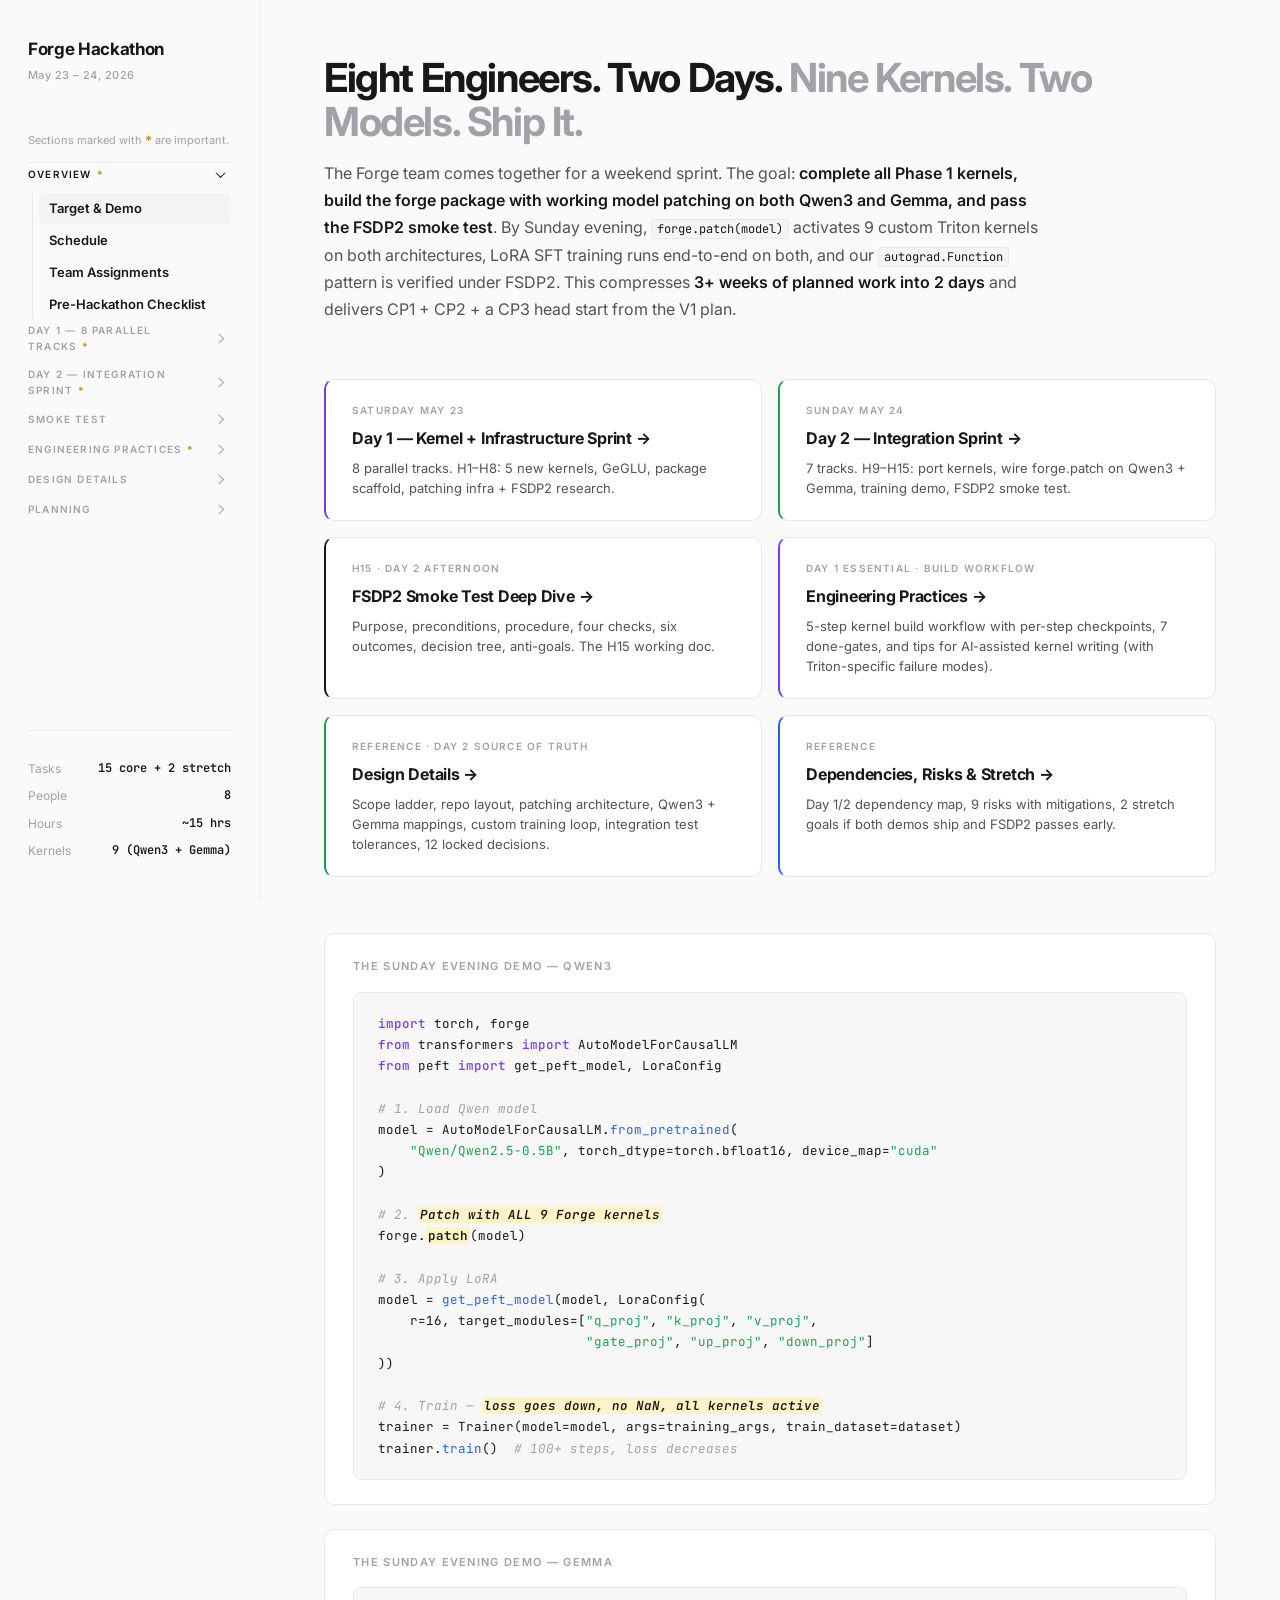
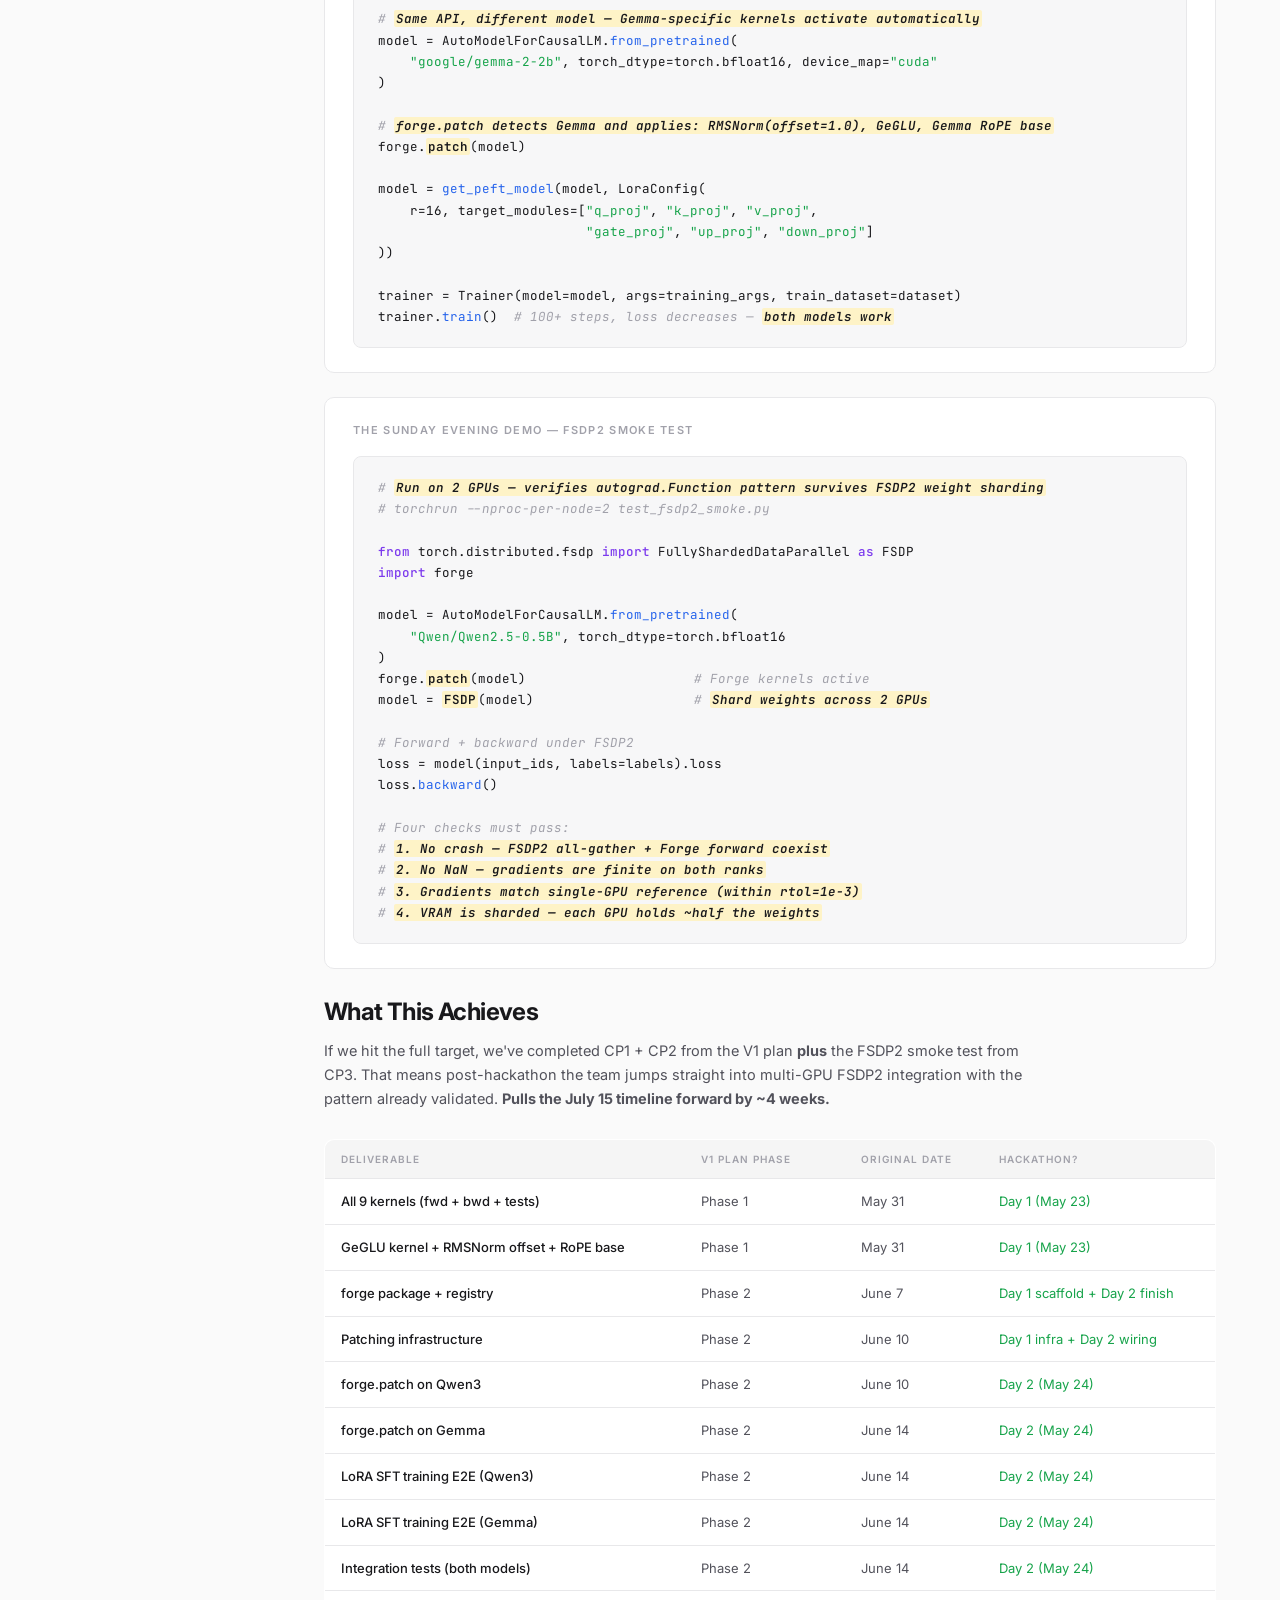
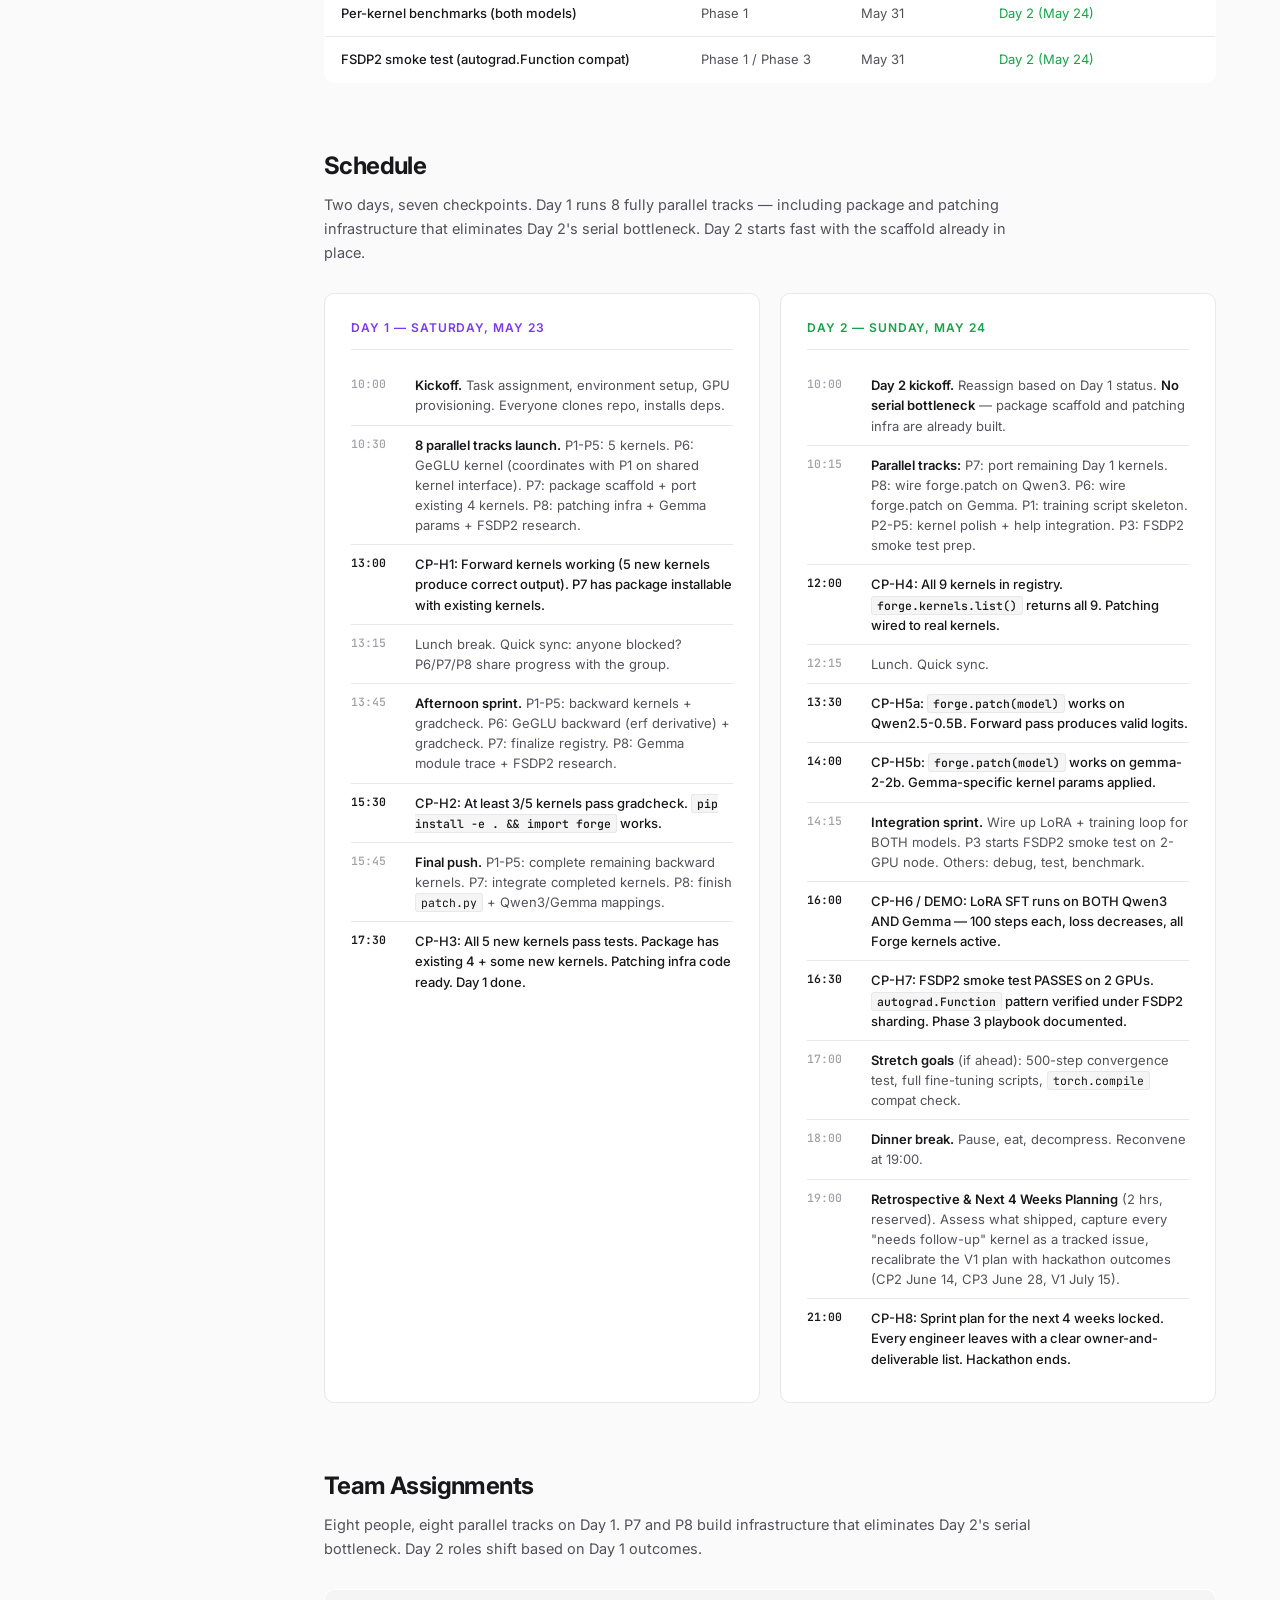
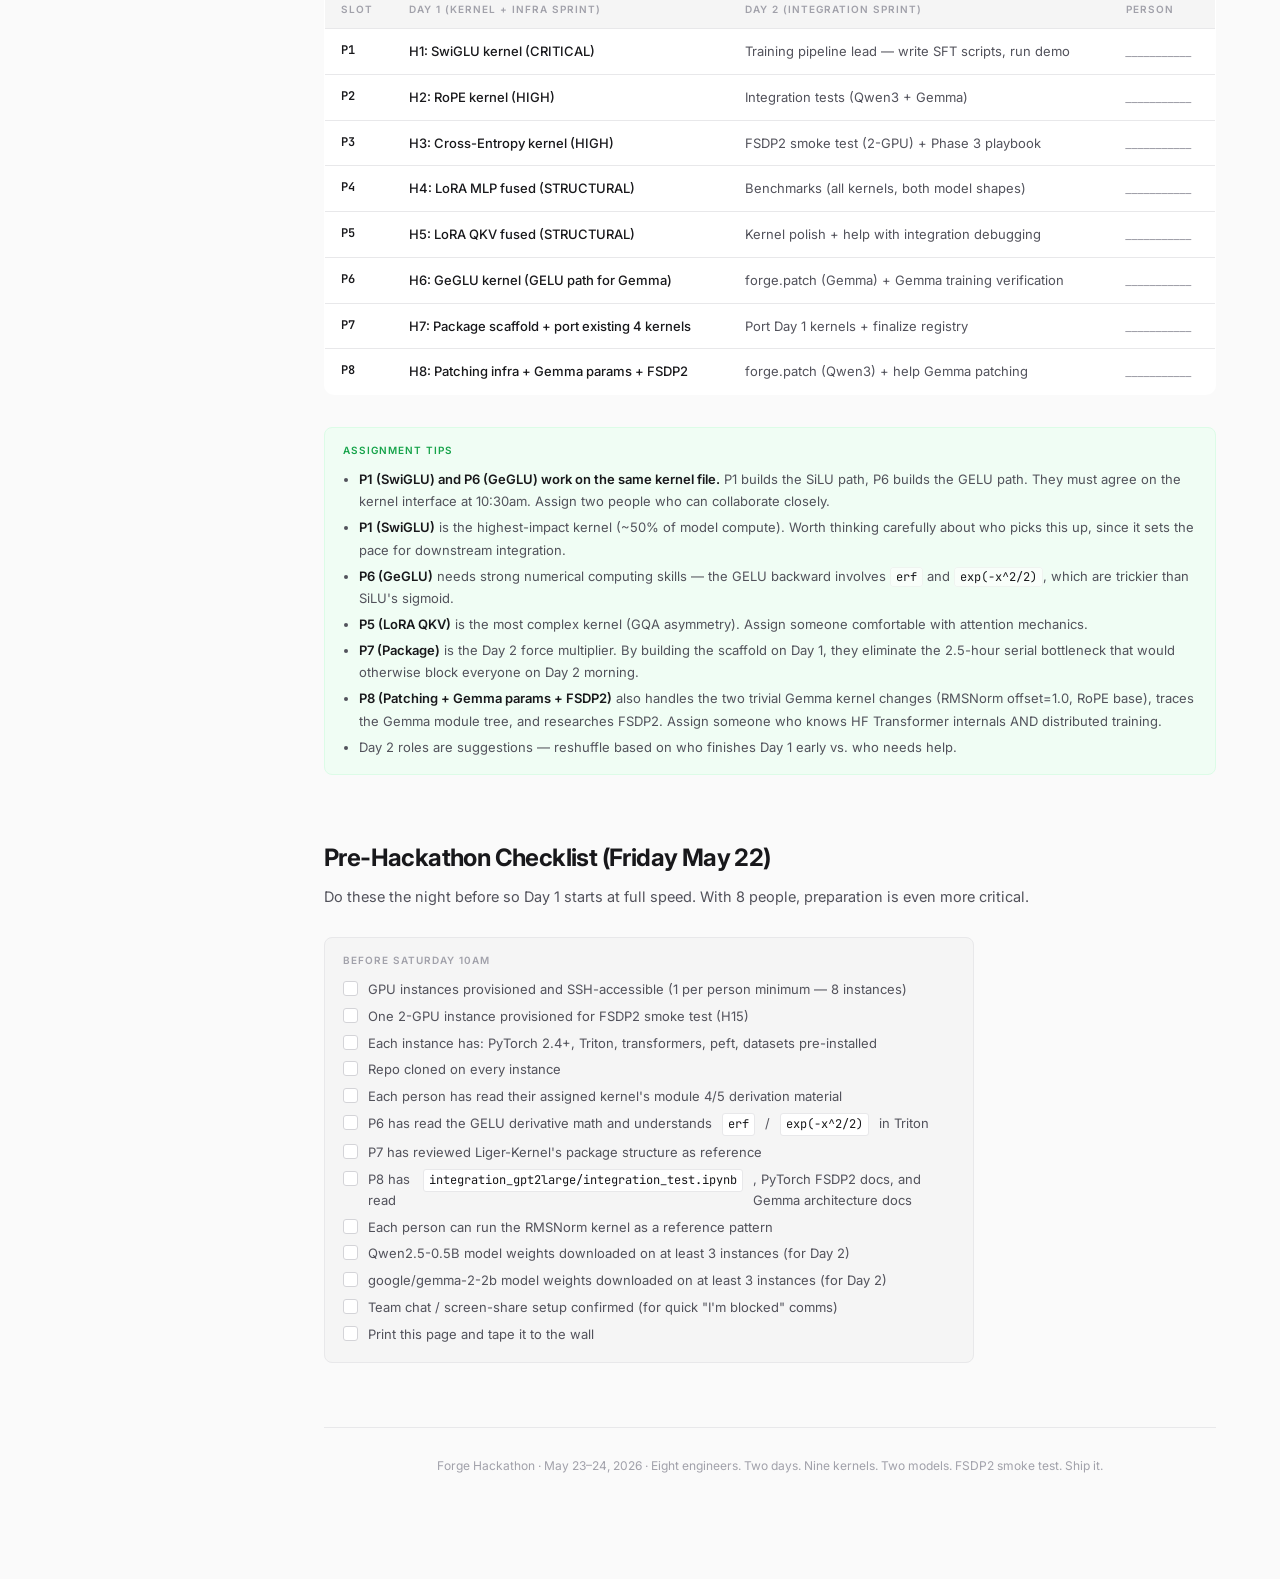
<file: index.html>
<!DOCTYPE html>
<html lang="en">
<head>
<meta charset="UTF-8">
<meta name="viewport" content="width=device-width, initial-scale=1.0">
<title>Forge Hackathon &mdash; Overview &middot; May 23-24, 2026</title>
<link rel="preconnect" href="https://fonts.googleapis.com">
<link rel="preconnect" href="https://fonts.gstatic.com" crossorigin>
<link href="https://fonts.googleapis.com/css2?family=Inter:wght@400;500;600;700;800;900&family=JetBrains+Mono:wght@400;500;600&display=swap" rel="stylesheet">
<link rel="icon" type="image/svg+xml" href="favicon.svg">
<link rel="stylesheet" href="styles.css">
</head>
<body>
<div class="layout">

<!-- ===== SIDEBAR ===== -->
<aside class="sidebar">
  <a class="sidebar-brand-link" href="index.html">
    <div class="sidebar-brand"><span class="fire">Forge</span> Hackathon</div>
    <div class="sidebar-date">May 23 &ndash; 24, 2026</div>
  </a>
  <div class="sidebar-note">Sections marked with <span class="important-marker">*</span> are important.</div>


  <details class="sidebar-group" data-page="index.html">
  <summary class="sidebar-section"><a href="index.html" class="sidebar-group-title important" onclick="event.stopPropagation()">Overview</a><span class="sidebar-group-arrow" aria-hidden="true"></span></summary>
  <nav>
    <a href="index.html#target">Target &amp; Demo</a>
    <a href="index.html#schedule">Schedule</a>
    <a href="index.html#assignments">Team Assignments</a>
    <a href="index.html#prep">Pre-Hackathon Checklist</a>
  </nav>
  </details>

  <details class="sidebar-group" data-page="day1.html">
  <summary class="sidebar-section"><a href="day1.html" class="sidebar-group-title important" onclick="event.stopPropagation()">Day 1 &mdash; 8 Parallel Tracks</a><span class="sidebar-group-arrow" aria-hidden="true"></span></summary>
  <nav>
    <a href="day1.html#d1-t1">H1 &middot; SwiGLU kernel</a>
    <a href="day1.html#d1-t2">H2 &middot; RoPE kernel</a>
    <a href="day1.html#d1-t3">H3 &middot; Cross-Entropy kernel</a>
    <a href="day1.html#d1-t4">H4 &middot; LoRA MLP fused</a>
    <a href="day1.html#d1-t5">H5 &middot; LoRA QKV fused</a>
    <a href="day1.html#d1-t6">H6 &middot; GeGLU kernel</a>
    <a href="day1.html#d1-t7">H7 &middot; Package scaffold + porting</a>
    <a href="day1.html#d1-t8">H8 &middot; Patching infra + FSDP2</a>
  </nav>
  </details>

  <details class="sidebar-group" data-page="day2.html">
  <summary class="sidebar-section"><a href="day2.html" class="sidebar-group-title important" onclick="event.stopPropagation()">Day 2 &mdash; Integration Sprint</a><span class="sidebar-group-arrow" aria-hidden="true"></span></summary>
  <nav>
    <a href="day2.html#d2-t1">H9 &middot; Port Day 1 kernels</a>
    <a href="day2.html#d2-t2">H10 &middot; forge.patch (Qwen3)</a>
    <a href="day2.html#d2-t3">H11 &middot; forge.patch (Gemma)</a>
    <a href="day2.html#d2-t4">H12 &middot; Training pipeline</a>
    <a href="day2.html#d2-t5">H13 &middot; Test suite + integration</a>
    <a href="day2.html#d2-t6">H14 &middot; Benchmarks + docs</a>
    <a href="day2.html#d2-t7">H15 &middot; FSDP2 smoke test</a>
    <a href="day2.html#d2-retro">Retro &amp; Next 4 Weeks (Sun eve)</a>
  </nav>
  </details>

  <details class="sidebar-group" data-page="smoketest.html">
  <summary class="sidebar-section"><a href="smoketest.html" class="sidebar-group-title" onclick="event.stopPropagation()">Smoke Test</a><span class="sidebar-group-arrow" aria-hidden="true"></span></summary>
  <nav>
    <a href="smoketest.html#smoketest">FSDP2 Smoke Test (H15)</a>
  </nav>
  </details>

  <details class="sidebar-group" data-page="practices.html">
  <summary class="sidebar-section"><a href="practices.html" class="sidebar-group-title important" onclick="event.stopPropagation()">Engineering Practices</a><span class="sidebar-group-arrow" aria-hidden="true"></span></summary>
  <nav>
    <a href="practices.html#good-practices">Good Practices (Build Workflow)</a>
    <a href="practices.html#ai-tips">Tips for Using AI</a>
  </nav>
  </details>

  <details class="sidebar-group" data-page="details.html">
  <summary class="sidebar-section"><a href="details.html" class="sidebar-group-title" onclick="event.stopPropagation()">Design Details</a><span class="sidebar-group-arrow" aria-hidden="true"></span></summary>
  <nav>
    <a href="details.html#scope">Scope Priority Ladder</a>
    <a href="details.html#repo">Repo + Package Layout</a>
    <a href="details.html#patching-design">Patching Architecture</a>
    <a href="details.html#qwen3-map">Qwen3 Patch Mapping</a>
    <a href="details.html#gemma-map">Gemma Patch Mapping</a>
    <a href="details.html#training">Training Loop (Custom)</a>
    <a href="details.html#integration">Integration Tests</a>
    <a href="details.html#wiring">Wiring Guide (H10 / H11)</a>
    <a href="details.html#decisions">Decision Log (12)</a>
  </nav>
  </details>

  <details class="sidebar-group" data-page="planning.html">
  <summary class="sidebar-section"><a href="planning.html" class="sidebar-group-title" onclick="event.stopPropagation()">Planning</a><span class="sidebar-group-arrow" aria-hidden="true"></span></summary>
  <nav>
    <a href="planning.html#deps">Dependencies</a>
    <a href="planning.html#risks">Risks &amp; Contingency</a>
    <a href="planning.html#stretch">Stretch Goals</a>
  </nav>
  </details>

  <div class="sidebar-stats">
    <div class="stat-row">
      <span class="stat-label">Tasks</span>
      <span class="stat-value">15 core + 2 stretch</span>
    </div>
    <div class="stat-row">
      <span class="stat-label">People</span>
      <span class="stat-value">8</span>
    </div>
    <div class="stat-row">
      <span class="stat-label">Hours</span>
      <span class="stat-value">~15 hrs</span>
    </div>
    <div class="stat-row">
      <span class="stat-label">Kernels</span>
      <span class="stat-value">9 (Qwen3 + Gemma)</span>
    </div>
  </div>
</aside>

<!-- ===== MAIN ===== -->
<main>

<!-- HERO -->
<div class="hero" id="target">
  <h1>Eight Engineers. Two Days. <span class="gradient">Nine Kernels. Two Models. Ship It.</span></h1>
  <p class="hero-subtitle">
    The Forge team comes together for a weekend sprint. The goal: <strong>complete all Phase 1 kernels, build the forge package with working model patching on both Qwen3 and Gemma, and pass the FSDP2 smoke test</strong>.
    By Sunday evening, <code>forge.patch(model)</code> activates 9 custom Triton kernels on both architectures, LoRA SFT training runs end-to-end on both, and our <code>autograd.Function</code> pattern is verified under FSDP2.
    This compresses <strong>3+ weeks of planned work into 2 days</strong> and delivers CP1 + CP2 + a CP3 head start from the V1 plan.
  </p>
</div>

<!-- PAGE NAV CARDS -->
<div class="page-nav-grid">
  <a class="page-nav-card day1" href="day1.html">
    <div class="pn-label">Saturday May 23</div>
    <div class="pn-title">Day 1 &mdash; Kernel + Infrastructure Sprint &rarr;</div>
    <div class="pn-desc">8 parallel tracks. H1&ndash;H8: 5 new kernels, GeGLU, package scaffold, patching infra + FSDP2 research.</div>
  </a>
  <a class="page-nav-card day2" href="day2.html">
    <div class="pn-label">Sunday May 24</div>
    <div class="pn-title">Day 2 &mdash; Integration Sprint &rarr;</div>
    <div class="pn-desc">7 tracks. H9&ndash;H15: port kernels, wire forge.patch on Qwen3 + Gemma, training demo, FSDP2 smoke test.</div>
  </a>
  <a class="page-nav-card smoke" href="smoketest.html">
    <div class="pn-label">H15 &middot; Day 2 afternoon</div>
    <div class="pn-title">FSDP2 Smoke Test Deep Dive &rarr;</div>
    <div class="pn-desc">Purpose, preconditions, procedure, four checks, six outcomes, decision tree, anti-goals. The H15 working doc.</div>
  </a>
  <a class="page-nav-card day1" href="practices.html">
    <div class="pn-label">Day 1 essential &middot; build workflow</div>
    <div class="pn-title">Engineering Practices &rarr;</div>
    <div class="pn-desc">5-step kernel build workflow with per-step checkpoints, 7 done-gates, and tips for AI-assisted kernel writing (with Triton-specific failure modes).</div>
  </a>
  <a class="page-nav-card day2" href="details.html">
    <div class="pn-label">Reference &middot; Day 2 source of truth</div>
    <div class="pn-title">Design Details &rarr;</div>
    <div class="pn-desc">Scope ladder, repo layout, patching architecture, Qwen3 + Gemma mappings, custom training loop, integration test tolerances, 12 locked decisions.</div>
  </a>
  <a class="page-nav-card planning" href="planning.html">
    <div class="pn-label">Reference</div>
    <div class="pn-title">Dependencies, Risks &amp; Stretch &rarr;</div>
    <div class="pn-desc">Day 1/2 dependency map, 9 risks with mitigations, 2 stretch goals if both demos ship and FSDP2 passes early.</div>
  </a>
</div>

<!-- TARGET -->
<div class="target-box">
  <h3>The Sunday Evening Demo &mdash; Qwen3</h3>
  <pre><span class="keyword">import</span> torch, forge
<span class="keyword">from</span> transformers <span class="keyword">import</span> AutoModelForCausalLM
<span class="keyword">from</span> peft <span class="keyword">import</span> get_peft_model, LoraConfig

<span class="comment"># 1. Load Qwen model</span>
model = AutoModelForCausalLM.<span class="func">from_pretrained</span>(
    <span class="string">"Qwen/Qwen2.5-0.5B"</span>, torch_dtype=torch.bfloat16, device_map=<span class="string">"cuda"</span>
)

<span class="comment"># 2. <span class="highlight">Patch with ALL 9 Forge kernels</span></span>
forge.<span class="highlight">patch</span>(model)

<span class="comment"># 3. Apply LoRA</span>
model = <span class="func">get_peft_model</span>(model, LoraConfig(
    r=16, target_modules=[<span class="string">"q_proj"</span>, <span class="string">"k_proj"</span>, <span class="string">"v_proj"</span>,
                          <span class="string">"gate_proj"</span>, <span class="string">"up_proj"</span>, <span class="string">"down_proj"</span>]
))

<span class="comment"># 4. Train &mdash; <span class="highlight">loss goes down, no NaN, all kernels active</span></span>
trainer = Trainer(model=model, args=training_args, train_dataset=dataset)
trainer.<span class="func">train</span>()  <span class="comment"># 100+ steps, loss decreases</span></pre>
</div>

<div class="target-box">
  <h3>The Sunday Evening Demo &mdash; Gemma</h3>
  <pre><span class="comment"># <span class="highlight">Same API, different model &mdash; Gemma-specific kernels activate automatically</span></span>
model = AutoModelForCausalLM.<span class="func">from_pretrained</span>(
    <span class="string">"google/gemma-2-2b"</span>, torch_dtype=torch.bfloat16, device_map=<span class="string">"cuda"</span>
)

<span class="comment"># <span class="highlight">forge.patch detects Gemma and applies: RMSNorm(offset=1.0), GeGLU, Gemma RoPE base</span></span>
forge.<span class="highlight">patch</span>(model)

model = <span class="func">get_peft_model</span>(model, LoraConfig(
    r=16, target_modules=[<span class="string">"q_proj"</span>, <span class="string">"k_proj"</span>, <span class="string">"v_proj"</span>,
                          <span class="string">"gate_proj"</span>, <span class="string">"up_proj"</span>, <span class="string">"down_proj"</span>]
))

trainer = Trainer(model=model, args=training_args, train_dataset=dataset)
trainer.<span class="func">train</span>()  <span class="comment"># 100+ steps, loss decreases &mdash; <span class="highlight">both models work</span></span></pre>
</div>

<div class="target-box">
  <h3>The Sunday Evening Demo &mdash; FSDP2 Smoke Test</h3>
  <pre><span class="comment"># <span class="highlight">Run on 2 GPUs &mdash; verifies autograd.Function pattern survives FSDP2 weight sharding</span></span>
<span class="comment"># torchrun --nproc-per-node=2 test_fsdp2_smoke.py</span>

<span class="keyword">from</span> torch.distributed.fsdp <span class="keyword">import</span> FullyShardedDataParallel <span class="keyword">as</span> FSDP
<span class="keyword">import</span> forge

model = AutoModelForCausalLM.<span class="func">from_pretrained</span>(
    <span class="string">"Qwen/Qwen2.5-0.5B"</span>, torch_dtype=torch.bfloat16
)
forge.<span class="highlight">patch</span>(model)                     <span class="comment"># Forge kernels active</span>
model = <span class="highlight">FSDP</span>(model)                    <span class="comment"># <span class="highlight">Shard weights across 2 GPUs</span></span>

<span class="comment"># Forward + backward under FSDP2</span>
loss = model(input_ids, labels=labels).loss
loss.<span class="func">backward</span>()

<span class="comment"># Four checks must pass:</span>
<span class="comment"># <span class="highlight">1. No crash &mdash; FSDP2 all-gather + Forge forward coexist</span></span>
<span class="comment"># <span class="highlight">2. No NaN &mdash; gradients are finite on both ranks</span></span>
<span class="comment"># <span class="highlight">3. Gradients match single-GPU reference (within rtol=1e-3)</span></span>
<span class="comment"># <span class="highlight">4. VRAM is sharded &mdash; each GPU holds ~half the weights</span></span></pre>
</div>

<!-- WHAT THIS ACHIEVES -->
<section>
  <h2>What This Achieves</h2>
  <p class="section-desc">If we hit the full target, we've completed CP1 + CP2 from the V1 plan <strong>plus</strong> the FSDP2 smoke test from CP3. That means post-hackathon the team jumps straight into multi-GPU FSDP2 integration with the pattern already validated. <strong>Pulls the July 15 timeline forward by ~4 weeks.</strong></p>

  <table class="matrix">
    <thead>
      <tr>
        <th>Deliverable</th>
        <th>V1 Plan Phase</th>
        <th>Original Date</th>
        <th>Hackathon?</th>
      </tr>
    </thead>
    <tbody>
      <tr>
        <td class="task-cell">All 9 kernels (fwd + bwd + tests)</td>
        <td>Phase 1</td>
        <td>May 31</td>
        <td style="color: var(--green);">Day 1 (May 23)</td>
      </tr>
      <tr>
        <td class="task-cell">GeGLU kernel + RMSNorm offset + RoPE base</td>
        <td>Phase 1</td>
        <td>May 31</td>
        <td style="color: var(--green);">Day 1 (May 23)</td>
      </tr>
      <tr>
        <td class="task-cell">forge package + registry</td>
        <td>Phase 2</td>
        <td>June 7</td>
        <td style="color: var(--green);">Day 1 scaffold + Day 2 finish</td>
      </tr>
      <tr>
        <td class="task-cell">Patching infrastructure</td>
        <td>Phase 2</td>
        <td>June 10</td>
        <td style="color: var(--green);">Day 1 infra + Day 2 wiring</td>
      </tr>
      <tr>
        <td class="task-cell">forge.patch on Qwen3</td>
        <td>Phase 2</td>
        <td>June 10</td>
        <td style="color: var(--green);">Day 2 (May 24)</td>
      </tr>
      <tr>
        <td class="task-cell">forge.patch on Gemma</td>
        <td>Phase 2</td>
        <td>June 14</td>
        <td style="color: var(--green);">Day 2 (May 24)</td>
      </tr>
      <tr>
        <td class="task-cell">LoRA SFT training E2E (Qwen3)</td>
        <td>Phase 2</td>
        <td>June 14</td>
        <td style="color: var(--green);">Day 2 (May 24)</td>
      </tr>
      <tr>
        <td class="task-cell">LoRA SFT training E2E (Gemma)</td>
        <td>Phase 2</td>
        <td>June 14</td>
        <td style="color: var(--green);">Day 2 (May 24)</td>
      </tr>
      <tr>
        <td class="task-cell">Integration tests (both models)</td>
        <td>Phase 2</td>
        <td>June 14</td>
        <td style="color: var(--green);">Day 2 (May 24)</td>
      </tr>
      <tr>
        <td class="task-cell">Per-kernel benchmarks (both models)</td>
        <td>Phase 1</td>
        <td>May 31</td>
        <td style="color: var(--green);">Day 2 (May 24)</td>
      </tr>
      <tr>
        <td class="task-cell">FSDP2 smoke test (autograd.Function compat)</td>
        <td>Phase 1 / Phase 3</td>
        <td>May 31</td>
        <td style="color: var(--green);">Day 2 (May 24)</td>
      </tr>
    </tbody>
  </table>
</section>

<!-- SCHEDULE -->
<section id="schedule">
  <h2>Schedule</h2>
  <p class="section-desc">Two days, seven checkpoints. Day 1 runs 8 fully parallel tracks &mdash; including package and patching infrastructure that eliminates Day 2's serial bottleneck. Day 2 starts fast with the scaffold already in place.</p>

  <div class="schedule">
    <div class="schedule-day">
      <h4 class="purple">Day 1 &mdash; Saturday, May 23</h4>
      <div class="time-slot">
        <span class="time">10:00</span>
        <span class="event"><strong>Kickoff.</strong> Task assignment, environment setup, GPU provisioning. Everyone clones repo, installs deps.</span>
      </div>
      <div class="time-slot">
        <span class="time">10:30</span>
        <span class="event"><strong>8 parallel tracks launch.</strong> P1-P5: 5 kernels. P6: GeGLU kernel (coordinates with P1 on shared kernel interface). P7: package scaffold + port existing 4 kernels. P8: patching infra + Gemma params + FSDP2 research.</span>
      </div>
      <div class="time-slot checkpoint-slot">
        <span class="time">13:00</span>
        <span class="event">CP-H1: Forward kernels working (5 new kernels produce correct output). P7 has package installable with existing kernels.</span>
      </div>
      <div class="time-slot">
        <span class="time">13:15</span>
        <span class="event">Lunch break. Quick sync: anyone blocked? P6/P7/P8 share progress with the group.</span>
      </div>
      <div class="time-slot">
        <span class="time">13:45</span>
        <span class="event"><strong>Afternoon sprint.</strong> P1-P5: backward kernels + gradcheck. P6: GeGLU backward (erf derivative) + gradcheck. P7: finalize registry. P8: Gemma module trace + FSDP2 research.</span>
      </div>
      <div class="time-slot checkpoint-slot">
        <span class="time">15:30</span>
        <span class="event">CP-H2: At least 3/5 kernels pass gradcheck. <code>pip install -e . &amp;&amp; import forge</code> works.</span>
      </div>
      <div class="time-slot">
        <span class="time">15:45</span>
        <span class="event"><strong>Final push.</strong> P1-P5: complete remaining backward kernels. P7: integrate completed kernels. P8: finish <code>patch.py</code> + Qwen3/Gemma mappings.</span>
      </div>
      <div class="time-slot checkpoint-slot">
        <span class="time">17:30</span>
        <span class="event">CP-H3: All 5 new kernels pass tests. Package has existing 4 + some new kernels. Patching infra code ready. Day 1 done.</span>
      </div>
    </div>

    <div class="schedule-day">
      <h4 class="green">Day 2 &mdash; Sunday, May 24</h4>
      <div class="time-slot">
        <span class="time">10:00</span>
        <span class="event"><strong>Day 2 kickoff.</strong> Reassign based on Day 1 status. <strong>No serial bottleneck</strong> &mdash; package scaffold and patching infra are already built.</span>
      </div>
      <div class="time-slot">
        <span class="time">10:15</span>
        <span class="event"><strong>Parallel tracks:</strong> P7: port remaining Day 1 kernels. P8: wire forge.patch on Qwen3. P6: wire forge.patch on Gemma. P1: training script skeleton. P2-P5: kernel polish + help integration. P3: FSDP2 smoke test prep.</span>
      </div>
      <div class="time-slot checkpoint-slot">
        <span class="time">12:00</span>
        <span class="event">CP-H4: All 9 kernels in registry. <code>forge.kernels.list()</code> returns all 9. Patching wired to real kernels.</span>
      </div>
      <div class="time-slot">
        <span class="time">12:15</span>
        <span class="event">Lunch. Quick sync.</span>
      </div>
      <div class="time-slot checkpoint-slot">
        <span class="time">13:30</span>
        <span class="event">CP-H5a: <code>forge.patch(model)</code> works on Qwen2.5-0.5B. Forward pass produces valid logits.</span>
      </div>
      <div class="time-slot checkpoint-slot">
        <span class="time">14:00</span>
        <span class="event">CP-H5b: <code>forge.patch(model)</code> works on gemma-2-2b. Gemma-specific kernel params applied.</span>
      </div>
      <div class="time-slot">
        <span class="time">14:15</span>
        <span class="event"><strong>Integration sprint.</strong> Wire up LoRA + training loop for BOTH models. P3 starts FSDP2 smoke test on 2-GPU node. Others: debug, test, benchmark.</span>
      </div>
      <div class="time-slot checkpoint-slot">
        <span class="time">16:00</span>
        <span class="event">CP-H6 / DEMO: LoRA SFT runs on BOTH Qwen3 AND Gemma &mdash; 100 steps each, loss decreases, all Forge kernels active.</span>
      </div>
      <div class="time-slot checkpoint-slot">
        <span class="time">16:30</span>
        <span class="event">CP-H7: FSDP2 smoke test PASSES on 2 GPUs. <code>autograd.Function</code> pattern verified under FSDP2 sharding. Phase 3 playbook documented.</span>
      </div>
      <div class="time-slot">
        <span class="time">17:00</span>
        <span class="event"><strong>Stretch goals</strong> (if ahead): 500-step convergence test, full fine-tuning scripts, <code>torch.compile</code> compat check.</span>
      </div>
      <div class="time-slot">
        <span class="time">18:00</span>
        <span class="event"><strong>Dinner break.</strong> Pause, eat, decompress. Reconvene at 19:00.</span>
      </div>
      <div class="time-slot">
        <span class="time">19:00</span>
        <span class="event"><strong>Retrospective &amp; Next 4 Weeks Planning</strong> (2 hrs, reserved). Assess what shipped, capture every "needs follow-up" kernel as a tracked issue, recalibrate the V1 plan with hackathon outcomes (CP2 June 14, CP3 June 28, V1 July 15).</span>
      </div>
      <div class="time-slot checkpoint-slot">
        <span class="time">21:00</span>
        <span class="event">CP-H8: Sprint plan for the next 4 weeks locked. Every engineer leaves with a clear owner-and-deliverable list. Hackathon ends.</span>
      </div>
    </div>
  </div>
</section>

<!-- ASSIGNMENTS -->
<section id="assignments">
  <h2>Team Assignments</h2>
  <p class="section-desc">Eight people, eight parallel tracks on Day 1. P7 and P8 build infrastructure that eliminates Day 2's serial bottleneck. Day 2 roles shift based on Day 1 outcomes.</p>

  <table class="matrix">
    <thead>
      <tr>
        <th>Slot</th>
        <th>Day 1 (Kernel + Infra Sprint)</th>
        <th>Day 2 (Integration Sprint)</th>
        <th>Person</th>
      </tr>
    </thead>
    <tbody>
      <tr>
        <td class="person-cell">P1</td>
        <td class="task-cell">H1: SwiGLU kernel (CRITICAL)</td>
        <td>Training pipeline lead &mdash; write SFT scripts, run demo</td>
        <td style="color: var(--text-muted); font-style: italic;">___________</td>
      </tr>
      <tr>
        <td class="person-cell">P2</td>
        <td class="task-cell">H2: RoPE kernel (HIGH)</td>
        <td>Integration tests (Qwen3 + Gemma)</td>
        <td style="color: var(--text-muted); font-style: italic;">___________</td>
      </tr>
      <tr>
        <td class="person-cell">P3</td>
        <td class="task-cell">H3: Cross-Entropy kernel (HIGH)</td>
        <td>FSDP2 smoke test (2-GPU) + Phase 3 playbook</td>
        <td style="color: var(--text-muted); font-style: italic;">___________</td>
      </tr>
      <tr>
        <td class="person-cell">P4</td>
        <td class="task-cell">H4: LoRA MLP fused (STRUCTURAL)</td>
        <td>Benchmarks (all kernels, both model shapes)</td>
        <td style="color: var(--text-muted); font-style: italic;">___________</td>
      </tr>
      <tr>
        <td class="person-cell">P5</td>
        <td class="task-cell">H5: LoRA QKV fused (STRUCTURAL)</td>
        <td>Kernel polish + help with integration debugging</td>
        <td style="color: var(--text-muted); font-style: italic;">___________</td>
      </tr>
      <tr>
        <td class="person-cell">P6</td>
        <td class="task-cell">H6: GeGLU kernel (GELU path for Gemma)</td>
        <td>forge.patch (Gemma) + Gemma training verification</td>
        <td style="color: var(--text-muted); font-style: italic;">___________</td>
      </tr>
      <tr>
        <td class="person-cell">P7</td>
        <td class="task-cell">H7: Package scaffold + port existing 4 kernels</td>
        <td>Port Day 1 kernels + finalize registry</td>
        <td style="color: var(--text-muted); font-style: italic;">___________</td>
      </tr>
      <tr>
        <td class="person-cell">P8</td>
        <td class="task-cell">H8: Patching infra + Gemma params + FSDP2</td>
        <td>forge.patch (Qwen3) + help Gemma patching</td>
        <td style="color: var(--text-muted); font-style: italic;">___________</td>
      </tr>
    </tbody>
  </table>

  <div class="approach-box">
    <div class="approach-label">Assignment Tips</div>
    <ul>
      <li><strong>P1 (SwiGLU) and P6 (GeGLU) work on the same kernel file.</strong> P1 builds the SiLU path, P6 builds the GELU path. They must agree on the kernel interface at 10:30am. Assign two people who can collaborate closely.</li>
      <li><strong>P1 (SwiGLU)</strong> is the highest-impact kernel (~50% of model compute). Worth thinking carefully about who picks this up, since it sets the pace for downstream integration.</li>
      <li><strong>P6 (GeGLU)</strong> needs strong numerical computing skills &mdash; the GELU backward involves <code>erf</code> and <code>exp(-x^2/2)</code>, which are trickier than SiLU's sigmoid.</li>
      <li><strong>P5 (LoRA QKV)</strong> is the most complex kernel (GQA asymmetry). Assign someone comfortable with attention mechanics.</li>
      <li><strong>P7 (Package)</strong> is the Day 2 force multiplier. By building the scaffold on Day 1, they eliminate the 2.5-hour serial bottleneck that would otherwise block everyone on Day 2 morning.</li>
      <li><strong>P8 (Patching + Gemma params + FSDP2)</strong> also handles the two trivial Gemma kernel changes (RMSNorm offset=1.0, RoPE base), traces the Gemma module tree, and researches FSDP2. Assign someone who knows HF Transformer internals AND distributed training.</li>
      <li>Day 2 roles are suggestions &mdash; reshuffle based on who finishes Day 1 early vs. who needs help.</li>
    </ul>
  </div>
</section>

<!-- ===== PRE-HACKATHON CHECKLIST ===== -->
<section id="prep">
  <h2>Pre-Hackathon Checklist (Friday May 22)</h2>
  <p class="section-desc">Do these the night before so Day 1 starts at full speed. With 8 people, preparation is even more critical.</p>

  <div class="exit-criteria" style="max-width: 650px;">
    <div class="ec-label">Before Saturday 10am</div>
    <ul>
      <li>GPU instances provisioned and SSH-accessible (1 per person minimum &mdash; 8 instances)</li>
      <li>One 2-GPU instance provisioned for FSDP2 smoke test (H15)</li>
      <li>Each instance has: PyTorch 2.4+, Triton, transformers, peft, datasets pre-installed</li>
      <li>Repo cloned on every instance</li>
      <li>Each person has read their assigned kernel's module 4/5 derivation material</li>
      <li>P6 has read the GELU derivative math and understands <code>erf</code> / <code>exp(-x^2/2)</code> in Triton</li>
      <li>P7 has reviewed Liger-Kernel's package structure as reference</li>
      <li>P8 has read <code>integration_gpt2large/integration_test.ipynb</code>, PyTorch FSDP2 docs, and Gemma architecture docs</li>
      <li>Each person can run the RMSNorm kernel as a reference pattern</li>
      <li>Qwen2.5-0.5B model weights downloaded on at least 3 instances (for Day 2)</li>
      <li>google/gemma-2-2b model weights downloaded on at least 3 instances (for Day 2)</li>
      <li>Team chat / screen-share setup confirmed (for quick "I'm blocked" comms)</li>
      <li>Print this page and tape it to the wall</li>
    </ul>
  </div>
</section>

<footer>
  Forge Hackathon &middot; May 23&ndash;24, 2026 &middot; Eight engineers. Two days. Nine kernels. Two models. FSDP2 smoke test. Ship it.
</footer>

</main>
</div>

<!-- Scroll spy -->
<script>
(function() {
  const path = window.location.pathname.split('/').pop() || 'index.html';
  const current = path === '' ? 'index.html' : path;

  // Auto-expand the sidebar group matching the current page; collapse others
  document.querySelectorAll('.sidebar-group').forEach(g => {
    if (g.dataset.page === current) {
      g.setAttribute('open', '');
      g.classList.add('current-group');
    } else {
      g.removeAttribute('open');
    }
  });
  const links = document.querySelectorAll('.sidebar nav a');
  const sections = [];
  links.forEach(a => {
    const href = a.getAttribute('href') || '';
    const onThisPage = href.startsWith('#') || href.startsWith(current);
    if (onThisPage) {
      a.classList.add('current-page');
      const id = href.split('#')[1];
      if (id) {
        const el = document.getElementById(id);
        if (el) sections.push({ el, link: a });
      }
    }
  });

  function onScroll() {
    let active = null;
    const y = window.scrollY + 120;
    for (let i = sections.length - 1; i >= 0; i--) {
      if (sections[i].el.offsetTop <= y) { active = sections[i]; break; }
    }
    document.querySelectorAll('.sidebar nav a.active').forEach(l => l.classList.remove('active'));
    if (active) active.link.classList.add('active');
  }

  window.addEventListener('scroll', onScroll, { passive: true });
  onScroll();
})();
</script>
</body>
</html>
</file>
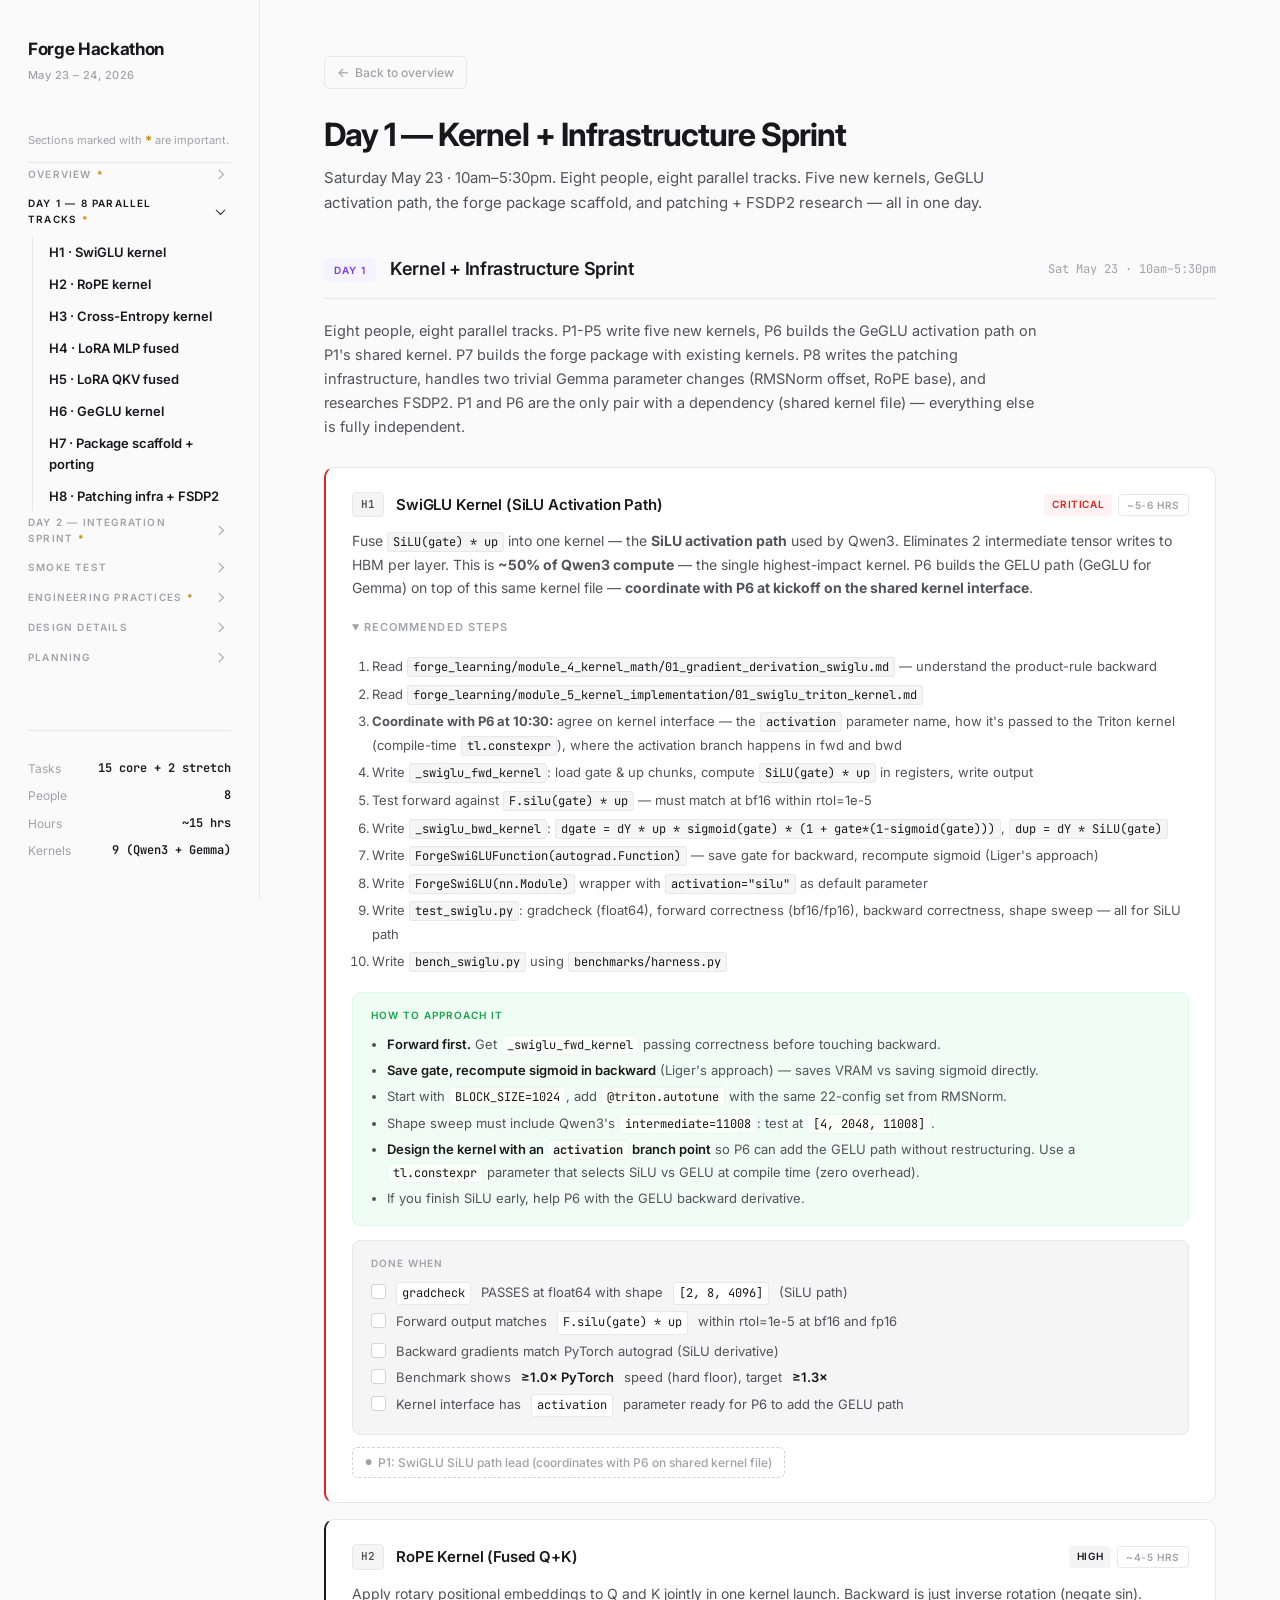
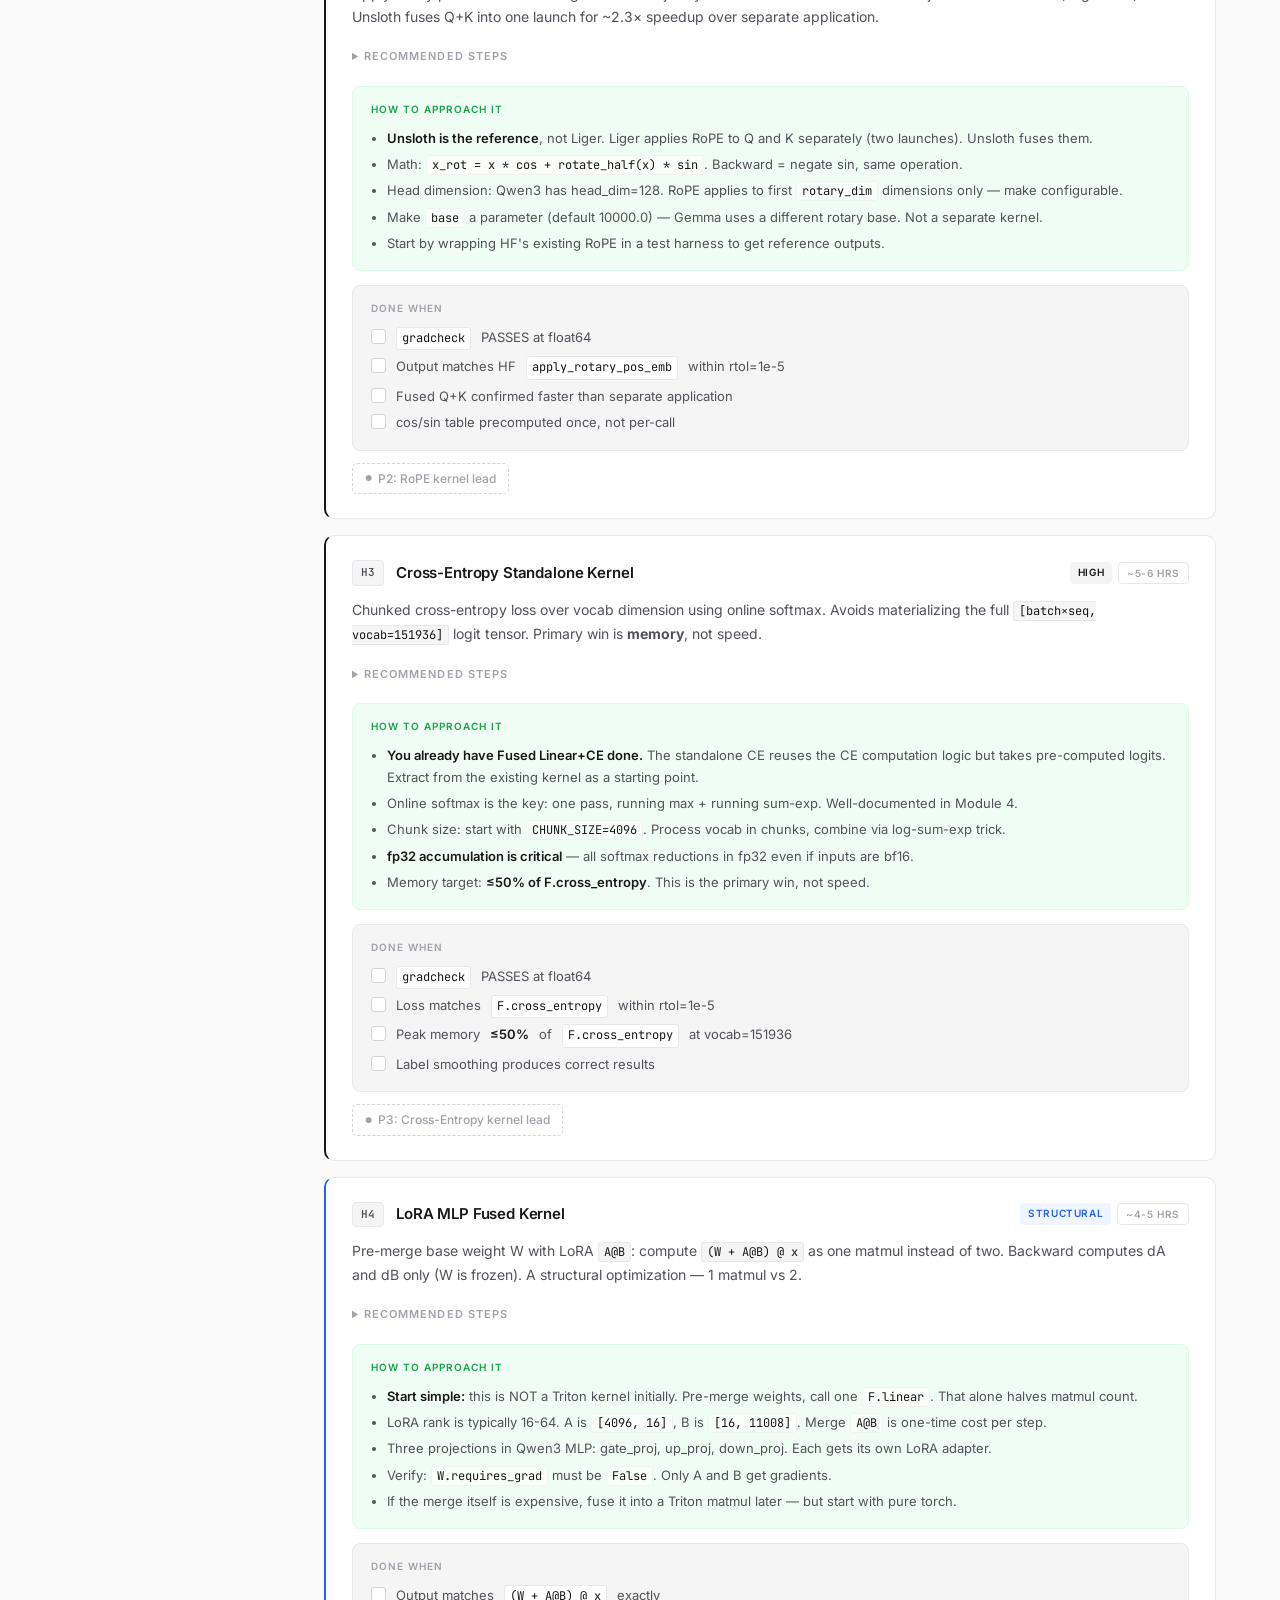
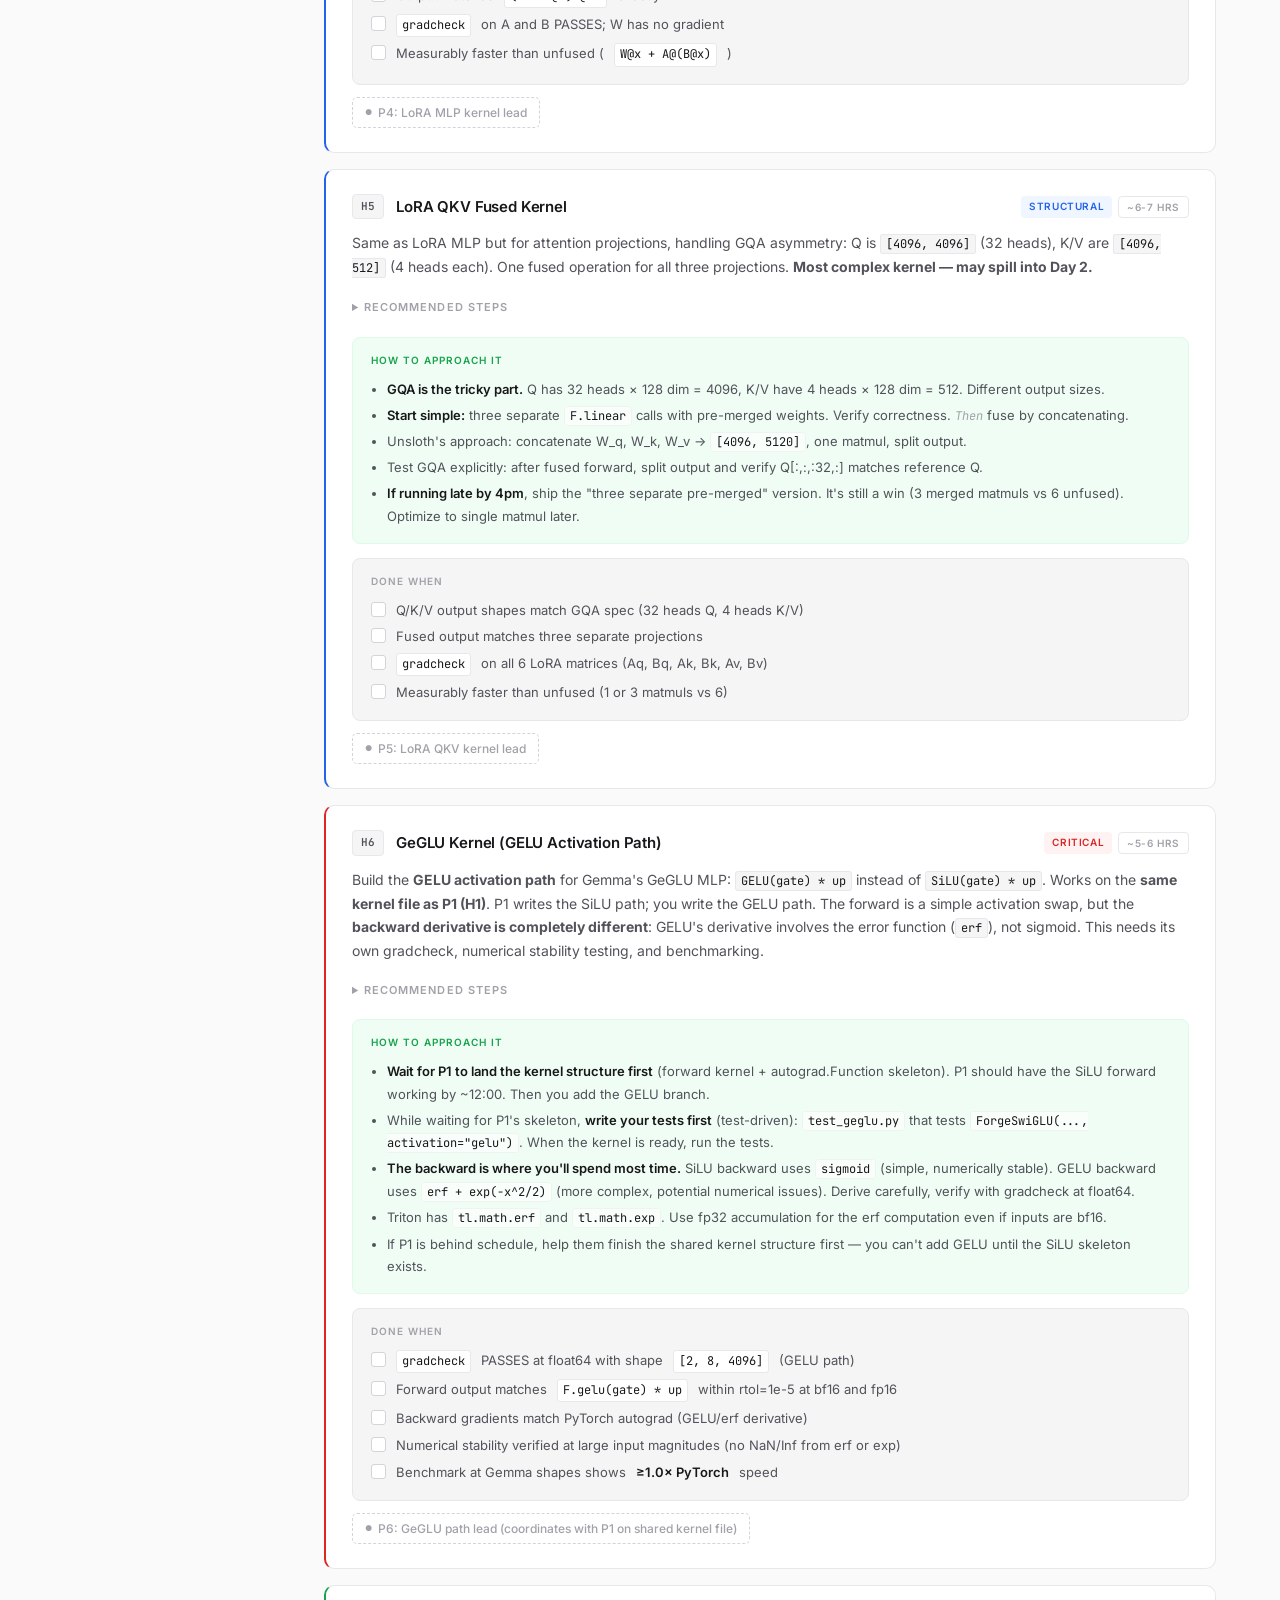
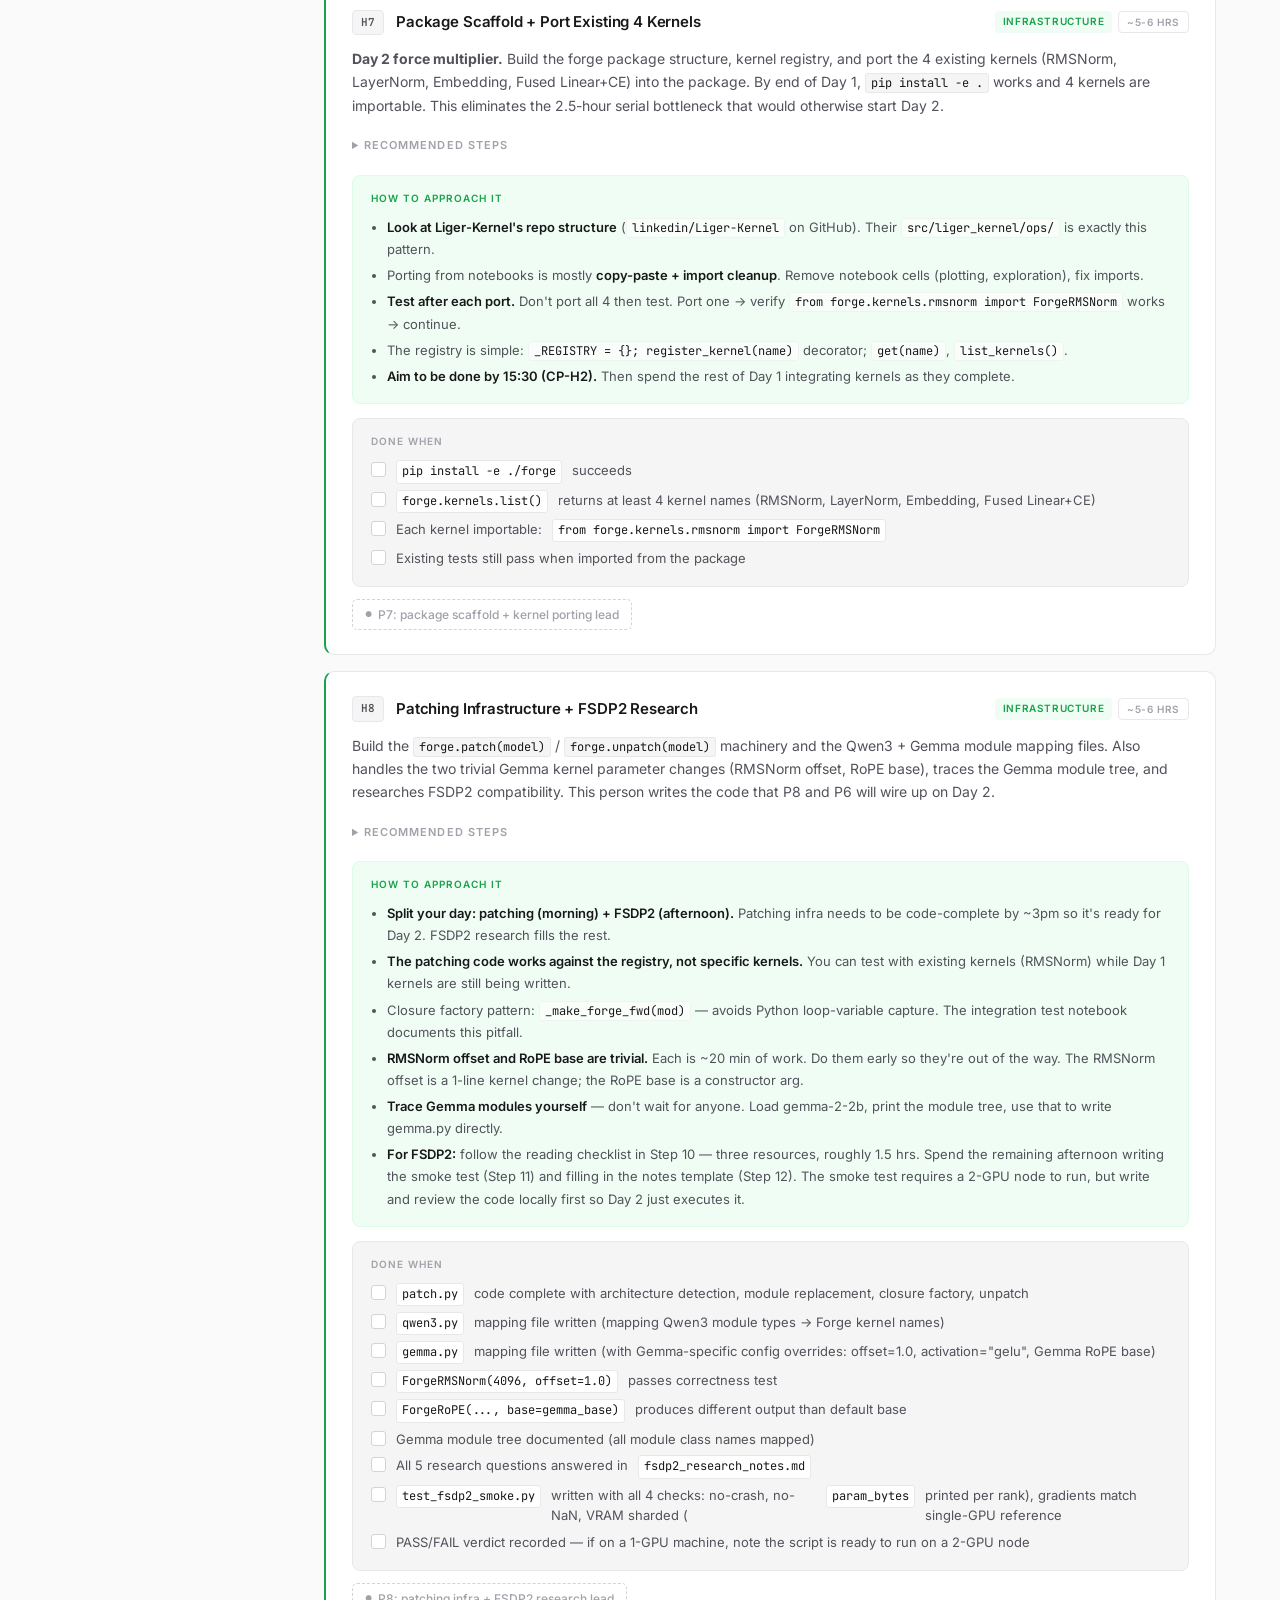
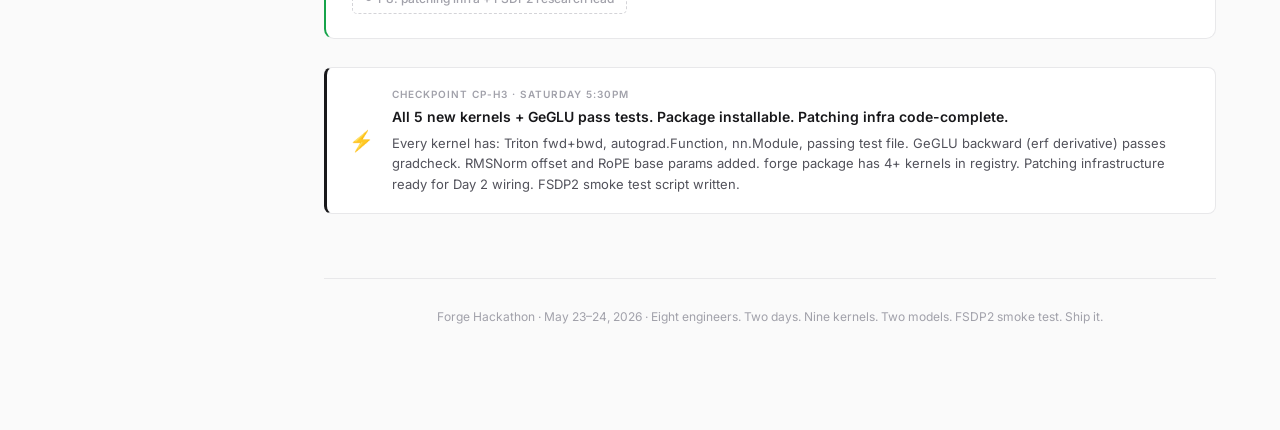
<file: day1.html>
<!DOCTYPE html>
<html lang="en">
<head>
<meta charset="UTF-8">
<meta name="viewport" content="width=device-width, initial-scale=1.0">
<title>Forge Hackathon &mdash; Day 1 &middot; May 23, 2026</title>
<link rel="preconnect" href="https://fonts.googleapis.com">
<link rel="preconnect" href="https://fonts.gstatic.com" crossorigin>
<link href="https://fonts.googleapis.com/css2?family=Inter:wght@400;500;600;700;800;900&family=JetBrains+Mono:wght@400;500;600&display=swap" rel="stylesheet">
<link rel="icon" type="image/svg+xml" href="favicon.svg">
<link rel="stylesheet" href="styles.css">
</head>
<body>
<div class="layout">

<!-- ===== SIDEBAR ===== -->
<aside class="sidebar">
  <a class="sidebar-brand-link" href="index.html">
    <div class="sidebar-brand"><span class="fire">Forge</span> Hackathon</div>
    <div class="sidebar-date">May 23 &ndash; 24, 2026</div>
  </a>
  <div class="sidebar-note">Sections marked with <span class="important-marker">*</span> are important.</div>


  <details class="sidebar-group" data-page="index.html">
  <summary class="sidebar-section"><a href="index.html" class="sidebar-group-title important" onclick="event.stopPropagation()">Overview</a><span class="sidebar-group-arrow" aria-hidden="true"></span></summary>
  <nav>
    <a href="index.html#target">Target &amp; Demo</a>
    <a href="index.html#schedule">Schedule</a>
    <a href="index.html#assignments">Team Assignments</a>
    <a href="index.html#prep">Pre-Hackathon Checklist</a>
  </nav>
  </details>

  <details class="sidebar-group" data-page="day1.html">
  <summary class="sidebar-section"><a href="day1.html" class="sidebar-group-title important" onclick="event.stopPropagation()">Day 1 &mdash; 8 Parallel Tracks</a><span class="sidebar-group-arrow" aria-hidden="true"></span></summary>
  <nav>
    <a href="day1.html#d1-t1">H1 &middot; SwiGLU kernel</a>
    <a href="day1.html#d1-t2">H2 &middot; RoPE kernel</a>
    <a href="day1.html#d1-t3">H3 &middot; Cross-Entropy kernel</a>
    <a href="day1.html#d1-t4">H4 &middot; LoRA MLP fused</a>
    <a href="day1.html#d1-t5">H5 &middot; LoRA QKV fused</a>
    <a href="day1.html#d1-t6">H6 &middot; GeGLU kernel</a>
    <a href="day1.html#d1-t7">H7 &middot; Package scaffold + porting</a>
    <a href="day1.html#d1-t8">H8 &middot; Patching infra + FSDP2</a>
  </nav>
  </details>

  <details class="sidebar-group" data-page="day2.html">
  <summary class="sidebar-section"><a href="day2.html" class="sidebar-group-title important" onclick="event.stopPropagation()">Day 2 &mdash; Integration Sprint</a><span class="sidebar-group-arrow" aria-hidden="true"></span></summary>
  <nav>
    <a href="day2.html#d2-t1">H9 &middot; Port Day 1 kernels</a>
    <a href="day2.html#d2-t2">H10 &middot; forge.patch (Qwen3)</a>
    <a href="day2.html#d2-t3">H11 &middot; forge.patch (Gemma)</a>
    <a href="day2.html#d2-t4">H12 &middot; Training pipeline</a>
    <a href="day2.html#d2-t5">H13 &middot; Test suite + integration</a>
    <a href="day2.html#d2-t6">H14 &middot; Benchmarks + docs</a>
    <a href="day2.html#d2-t7">H15 &middot; FSDP2 smoke test</a>
    <a href="day2.html#d2-retro">Retro &amp; Next 4 Weeks (Sun eve)</a>
  </nav>
  </details>

  <details class="sidebar-group" data-page="smoketest.html">
  <summary class="sidebar-section"><a href="smoketest.html" class="sidebar-group-title" onclick="event.stopPropagation()">Smoke Test</a><span class="sidebar-group-arrow" aria-hidden="true"></span></summary>
  <nav>
    <a href="smoketest.html#smoketest">FSDP2 Smoke Test (H15)</a>
  </nav>
  </details>

  <details class="sidebar-group" data-page="practices.html">
  <summary class="sidebar-section"><a href="practices.html" class="sidebar-group-title important" onclick="event.stopPropagation()">Engineering Practices</a><span class="sidebar-group-arrow" aria-hidden="true"></span></summary>
  <nav>
    <a href="practices.html#good-practices">Good Practices (Build Workflow)</a>
    <a href="practices.html#ai-tips">Tips for Using AI</a>
  </nav>
  </details>

  <details class="sidebar-group" data-page="details.html">
  <summary class="sidebar-section"><a href="details.html" class="sidebar-group-title" onclick="event.stopPropagation()">Design Details</a><span class="sidebar-group-arrow" aria-hidden="true"></span></summary>
  <nav>
    <a href="details.html#scope">Scope Priority Ladder</a>
    <a href="details.html#repo">Repo + Package Layout</a>
    <a href="details.html#patching-design">Patching Architecture</a>
    <a href="details.html#qwen3-map">Qwen3 Patch Mapping</a>
    <a href="details.html#gemma-map">Gemma Patch Mapping</a>
    <a href="details.html#training">Training Loop (Custom)</a>
    <a href="details.html#integration">Integration Tests</a>
    <a href="details.html#wiring">Wiring Guide (H10 / H11)</a>
    <a href="details.html#decisions">Decision Log (12)</a>
  </nav>
  </details>

  <details class="sidebar-group" data-page="planning.html">
  <summary class="sidebar-section"><a href="planning.html" class="sidebar-group-title" onclick="event.stopPropagation()">Planning</a><span class="sidebar-group-arrow" aria-hidden="true"></span></summary>
  <nav>
    <a href="planning.html#deps">Dependencies</a>
    <a href="planning.html#risks">Risks &amp; Contingency</a>
    <a href="planning.html#stretch">Stretch Goals</a>
  </nav>
  </details>

  <div class="sidebar-stats">
    <div class="stat-row">
      <span class="stat-label">Tasks</span>
      <span class="stat-value">15 core + 2 stretch</span>
    </div>
    <div class="stat-row">
      <span class="stat-label">People</span>
      <span class="stat-value">8</span>
    </div>
    <div class="stat-row">
      <span class="stat-label">Hours</span>
      <span class="stat-value">~15 hrs</span>
    </div>
    <div class="stat-row">
      <span class="stat-label">Kernels</span>
      <span class="stat-value">9 (Qwen3 + Gemma)</span>
    </div>
  </div>
</aside>

<!-- ===== MAIN ===== -->
<main>

<a class="back-link" href="index.html"><span class="arrow">&larr;</span> Back to overview</a>

<div class="page-header">
  <h1>Day 1 &mdash; Kernel + Infrastructure Sprint</h1>
  <p>Saturday May 23 &middot; 10am&ndash;5:30pm. Eight people, eight parallel tracks. Five new kernels, GeGLU activation path, the forge package scaffold, and patching + FSDP2 research &mdash; all in one day.</p>
</div>

<!-- ===== DAY 1: KERNEL + INFRA SPRINT ===== -->
<section id="day1">
  <div class="day-header">
    <span class="day-badge day1">Day 1</span>
    <h3>Kernel + Infrastructure Sprint</h3>
    <span class="day-time">Sat May 23 &middot; 10am&ndash;5:30pm</span>
  </div>

  <p class="section-desc">
    Eight people, eight parallel tracks. P1-P5 write five new kernels, P6 builds the GeGLU activation path
    on P1's shared kernel. P7 builds the forge package with existing kernels.
    P8 writes the patching infrastructure, handles two trivial Gemma parameter changes (RMSNorm offset, RoPE base), and researches FSDP2.
    P1 and P6 are the only pair with a dependency (shared kernel file) &mdash; everything else is fully independent.
  </p>

  <div class="task-grid">

    <!-- H1: SwiGLU -->
    <div class="task-card critical" id="d1-t1">
      <div class="task-header">
        <span class="task-id">H1</span>
        <span class="task-title">SwiGLU Kernel (SiLU Activation Path)</span>
        <div class="task-tags">
          <span class="tag critical">Critical</span>
          <span class="tag time">~5-6 hrs</span>
        </div>
      </div>
      <p class="task-desc">
        Fuse <code>SiLU(gate) * up</code> into one kernel &mdash; the <strong>SiLU activation path</strong> used by Qwen3. Eliminates 2 intermediate tensor writes to HBM per layer.
        This is <strong>~50% of Qwen3 compute</strong> &mdash; the single highest-impact kernel.
        P6 builds the GELU path (GeGLU for Gemma) on top of this same kernel file &mdash; <strong>coordinate with P6 at kickoff on the shared kernel interface</strong>.
      </p>

      <details class="task-steps" open>
        <summary>Recommended Steps</summary>
        <ol>
          <li>Read <code>forge_learning/module_4_kernel_math/01_gradient_derivation_swiglu.md</code> &mdash; understand the product-rule backward</li>
          <li>Read <code>forge_learning/module_5_kernel_implementation/01_swiglu_triton_kernel.md</code></li>
          <li><strong>Coordinate with P6 at 10:30:</strong> agree on kernel interface &mdash; the <code>activation</code> parameter name, how it's passed to the Triton kernel (compile-time <code>tl.constexpr</code>), where the activation branch happens in fwd and bwd</li>
          <li>Write <code>_swiglu_fwd_kernel</code>: load gate &amp; up chunks, compute <code>SiLU(gate) * up</code> in registers, write output</li>
          <li>Test forward against <code>F.silu(gate) * up</code> &mdash; must match at bf16 within rtol=1e-5</li>
          <li>Write <code>_swiglu_bwd_kernel</code>: <code>dgate = dY * up * sigmoid(gate) * (1 + gate*(1-sigmoid(gate)))</code>, <code>dup = dY * SiLU(gate)</code></li>
          <li>Write <code>ForgeSwiGLUFunction(autograd.Function)</code> &mdash; save gate for backward, recompute sigmoid (Liger's approach)</li>
          <li>Write <code>ForgeSwiGLU(nn.Module)</code> wrapper with <code>activation="silu"</code> as default parameter</li>
          <li>Write <code>test_swiglu.py</code>: gradcheck (float64), forward correctness (bf16/fp16), backward correctness, shape sweep &mdash; all for SiLU path</li>
          <li>Write <code>bench_swiglu.py</code> using <code>benchmarks/harness.py</code></li>
        </ol>
      </details>

      <div class="approach-box">
        <div class="approach-label">How to approach it</div>
        <ul>
          <li><strong>Forward first.</strong> Get <code>_swiglu_fwd_kernel</code> passing correctness before touching backward.</li>
          <li><strong>Save gate, recompute sigmoid in backward</strong> (Liger's approach) &mdash; saves VRAM vs saving sigmoid directly.</li>
          <li>Start with <code>BLOCK_SIZE=1024</code>, add <code>@triton.autotune</code> with the same 22-config set from RMSNorm.</li>
          <li>Shape sweep must include Qwen3's <code>intermediate=11008</code>: test at <code>[4, 2048, 11008]</code>.</li>
          <li><strong>Design the kernel with an <code>activation</code> branch point</strong> so P6 can add the GELU path without restructuring. Use a <code>tl.constexpr</code> parameter that selects SiLU vs GELU at compile time (zero overhead).</li>
          <li>If you finish SiLU early, help P6 with the GELU backward derivative.</li>
        </ul>
      </div>

      <div class="exit-criteria">
        <div class="ec-label">Done When</div>
        <ul>
          <li><code>gradcheck</code> PASSES at float64 with shape <code>[2, 8, 4096]</code> (SiLU path)</li>
          <li>Forward output matches <code>F.silu(gate) * up</code> within rtol=1e-5 at bf16 and fp16</li>
          <li>Backward gradients match PyTorch autograd (SiLU derivative)</li>
          <li>Benchmark shows <strong>&ge;1.0&times; PyTorch</strong> speed (hard floor), target <strong>&ge;1.3&times;</strong></li>
          <li>Kernel interface has <code>activation</code> parameter ready for P6 to add the GELU path</li>
        </ul>
      </div>

      <div class="assign-slot"><span class="person-icon">&#9679;</span> P1: SwiGLU SiLU path lead (coordinates with P6 on shared kernel file)</div>
    </div>

    <!-- H2: RoPE -->
    <div class="task-card high" id="d1-t2">
      <div class="task-header">
        <span class="task-id">H2</span>
        <span class="task-title">RoPE Kernel (Fused Q+K)</span>
        <div class="task-tags">
          <span class="tag high">High</span>
          <span class="tag time">~4-5 hrs</span>
        </div>
      </div>
      <p class="task-desc">
        Apply rotary positional embeddings to Q and K jointly in one kernel launch. Backward is just inverse rotation (negate sin).
        Unsloth fuses Q+K into one launch for ~2.3&times; speedup over separate application.
      </p>

      <details class="task-steps">
        <summary>Recommended Steps</summary>
        <ol>
          <li>Read <code>forge_learning/module_4_kernel_math/02_gradient_derivation_rope.md</code></li>
          <li>Read <code>forge_learning/module_5_kernel_implementation/02_rope_triton_kernel.md</code></li>
          <li>Write <code>_rope_fwd_kernel</code> with 2D grid <code>(num_rows, 2)</code> &mdash; program 0 handles Q, program 1 handles K</li>
          <li>Pre-compute cos/sin frequency tables: <code>freqs = 1.0 / (base ** (arange(0, dim, 2) / dim))</code></li>
          <li>Write <code>ForgeRoPEFunction</code> &mdash; backward calls forward with negated sin</li>
          <li>Write <code>ForgeRoPE(nn.Module)</code> with configurable <code>base</code> parameter</li>
          <li>Write <code>test_rope.py</code>: gradcheck, correctness vs HF <code>apply_rotary_pos_emb</code></li>
          <li>Write <code>bench_rope.py</code></li>
        </ol>
      </details>

      <div class="approach-box">
        <div class="approach-label">How to approach it</div>
        <ul>
          <li><strong>Unsloth is the reference</strong>, not Liger. Liger applies RoPE to Q and K separately (two launches). Unsloth fuses them.</li>
          <li>Math: <code>x_rot = x * cos + rotate_half(x) * sin</code>. Backward = negate sin, same operation.</li>
          <li>Head dimension: Qwen3 has head_dim=128. RoPE applies to first <code>rotary_dim</code> dimensions only &mdash; make configurable.</li>
          <li>Make <code>base</code> a parameter (default 10000.0) &mdash; Gemma uses a different rotary base. Not a separate kernel.</li>
          <li>Start by wrapping HF's existing RoPE in a test harness to get reference outputs.</li>
        </ul>
      </div>

      <div class="exit-criteria">
        <div class="ec-label">Done When</div>
        <ul>
          <li><code>gradcheck</code> PASSES at float64</li>
          <li>Output matches HF <code>apply_rotary_pos_emb</code> within rtol=1e-5</li>
          <li>Fused Q+K confirmed faster than separate application</li>
          <li>cos/sin table precomputed once, not per-call</li>
        </ul>
      </div>

      <div class="assign-slot"><span class="person-icon">&#9679;</span> P2: RoPE kernel lead</div>
    </div>

    <!-- H3: Cross-Entropy -->
    <div class="task-card high" id="d1-t3">
      <div class="task-header">
        <span class="task-id">H3</span>
        <span class="task-title">Cross-Entropy Standalone Kernel</span>
        <div class="task-tags">
          <span class="tag high">High</span>
          <span class="tag time">~5-6 hrs</span>
        </div>
      </div>
      <p class="task-desc">
        Chunked cross-entropy loss over vocab dimension using online softmax. Avoids materializing the full
        <code>[batch&times;seq, vocab=151936]</code> logit tensor. Primary win is <strong>memory</strong>, not speed.
      </p>

      <details class="task-steps">
        <summary>Recommended Steps</summary>
        <ol>
          <li>Read <code>forge_learning/module_4_kernel_math/03_online_softmax_algorithm.md</code></li>
          <li>Read <code>forge_learning/module_4_kernel_math/04_fused_cross_entropy_math.md</code></li>
          <li>Study <code>chapter_fused_linear_ce.md</code> &mdash; extract the CE-only computation logic</li>
          <li>Write <code>_ce_fwd_kernel</code>: process vocab in chunks, accumulate running max + sum-exp, compute loss</li>
          <li>Write <code>_ce_bwd_kernel</code>: <code>dlogits = softmax(logits) - one_hot(target)</code></li>
          <li>Write <code>ForgeCrossEntropyFunction</code> and <code>ForgeCrossEntropy</code> module</li>
          <li>Add <code>label_smoothing</code> parameter</li>
          <li>Write <code>test_ce.py</code>: gradcheck, correctness vs <code>F.cross_entropy</code></li>
          <li>Write <code>bench_ce.py</code> &mdash; measure both speed AND memory</li>
        </ol>
      </details>

      <div class="approach-box">
        <div class="approach-label">How to approach it</div>
        <ul>
          <li><strong>You already have Fused Linear+CE done.</strong> The standalone CE reuses the CE computation logic but takes pre-computed logits. Extract from the existing kernel as a starting point.</li>
          <li>Online softmax is the key: one pass, running max + running sum-exp. Well-documented in Module 4.</li>
          <li>Chunk size: start with <code>CHUNK_SIZE=4096</code>. Process vocab in chunks, combine via log-sum-exp trick.</li>
          <li><strong>fp32 accumulation is critical</strong> &mdash; all softmax reductions in fp32 even if inputs are bf16.</li>
          <li>Memory target: <strong>&le;50% of F.cross_entropy</strong>. This is the primary win, not speed.</li>
        </ul>
      </div>

      <div class="exit-criteria">
        <div class="ec-label">Done When</div>
        <ul>
          <li><code>gradcheck</code> PASSES at float64</li>
          <li>Loss matches <code>F.cross_entropy</code> within rtol=1e-5</li>
          <li>Peak memory <strong>&le;50%</strong> of <code>F.cross_entropy</code> at vocab=151936</li>
          <li>Label smoothing produces correct results</li>
        </ul>
      </div>

      <div class="assign-slot"><span class="person-icon">&#9679;</span> P3: Cross-Entropy kernel lead</div>
    </div>

    <!-- H4: LoRA MLP -->
    <div class="task-card structural" id="d1-t4">
      <div class="task-header">
        <span class="task-id">H4</span>
        <span class="task-title">LoRA MLP Fused Kernel</span>
        <div class="task-tags">
          <span class="tag structural">Structural</span>
          <span class="tag time">~4-5 hrs</span>
        </div>
      </div>
      <p class="task-desc">
        Pre-merge base weight W with LoRA <code>A@B</code>: compute <code>(W + A@B) @ x</code> as one matmul instead of two.
        Backward computes dA and dB only (W is frozen). A structural optimization &mdash; 1 matmul vs 2.
      </p>

      <details class="task-steps">
        <summary>Recommended Steps</summary>
        <ol>
          <li>Read <code>forge_learning/module_4_kernel_math/05_lora_matmul_optimization.md</code></li>
          <li>Read <code>forge_learning/module_5_kernel_implementation/04_lora_fused_kernels.md</code></li>
          <li>Write weight-merging: <code>W_merged = W + A @ B</code> where A is <code>[hidden, rank]</code>, B is <code>[rank, intermediate]</code></li>
          <li>Write <code>ForgeLoRAMLPFunction(autograd.Function)</code>: forward uses <code>F.linear(x, W_merged)</code>; backward computes dA, dB</li>
          <li>Write <code>ForgeLoRAMLP(nn.Module)</code> wrapper</li>
          <li>Write <code>test_lora_mlp.py</code>: output matches <code>(W + A@B) @ x</code>, gradcheck on A and B, verify W has no gradient</li>
          <li>Write <code>bench_lora_mlp.py</code></li>
        </ol>
      </details>

      <div class="approach-box">
        <div class="approach-label">How to approach it</div>
        <ul>
          <li><strong>Start simple:</strong> this is NOT a Triton kernel initially. Pre-merge weights, call one <code>F.linear</code>. That alone halves matmul count.</li>
          <li>LoRA rank is typically 16-64. A is <code>[4096, 16]</code>, B is <code>[16, 11008]</code>. Merge <code>A@B</code> is one-time cost per step.</li>
          <li>Three projections in Qwen3 MLP: gate_proj, up_proj, down_proj. Each gets its own LoRA adapter.</li>
          <li>Verify: <code>W.requires_grad</code> must be <code>False</code>. Only A and B get gradients.</li>
          <li>If the merge itself is expensive, fuse it into a Triton matmul later &mdash; but start with pure torch.</li>
        </ul>
      </div>

      <div class="exit-criteria">
        <div class="ec-label">Done When</div>
        <ul>
          <li>Output matches <code>(W + A@B) @ x</code> exactly</li>
          <li><code>gradcheck</code> on A and B PASSES; W has no gradient</li>
          <li>Measurably faster than unfused (<code>W@x + A@(B@x)</code>)</li>
        </ul>
      </div>

      <div class="assign-slot"><span class="person-icon">&#9679;</span> P4: LoRA MLP kernel lead</div>
    </div>

    <!-- H5: LoRA QKV -->
    <div class="task-card structural" id="d1-t5">
      <div class="task-header">
        <span class="task-id">H5</span>
        <span class="task-title">LoRA QKV Fused Kernel</span>
        <div class="task-tags">
          <span class="tag structural">Structural</span>
          <span class="tag time">~6-7 hrs</span>
        </div>
      </div>
      <p class="task-desc">
        Same as LoRA MLP but for attention projections, handling GQA asymmetry: Q is <code>[4096, 4096]</code> (32 heads),
        K/V are <code>[4096, 512]</code> (4 heads each). One fused operation for all three projections.
        <strong>Most complex kernel &mdash; may spill into Day 2.</strong>
      </p>

      <details class="task-steps">
        <summary>Recommended Steps</summary>
        <ol>
          <li>Read <code>forge_learning/module_5_kernel_implementation/04_lora_fused_kernels.md</code> &mdash; QKV section</li>
          <li>Concatenate W_q, W_k, W_v &rarr; one matrix <code>[4096, 5120]</code> (4096+512+512)</li>
          <li>Merge LoRA: <code>W_merged = concat(W_q + Aq@Bq, W_k + Ak@Bk, W_v + Av@Bv)</code></li>
          <li>Forward: one matmul <code>F.linear(x, W_merged)</code>, split output into Q, K, V</li>
          <li>Write <code>ForgeLoRAQKVFunction</code> &mdash; backward computes dA, dB for each of Q, K, V adapters</li>
          <li>Write tests: verify Q shape <code>[batch, seq, 32, 128]</code>, K/V shape <code>[batch, seq, 4, 128]</code></li>
          <li>Verify gradients flow to correct LoRA adapters (not cross-contaminated)</li>
        </ol>
      </details>

      <div class="approach-box">
        <div class="approach-label">How to approach it</div>
        <ul>
          <li><strong>GQA is the tricky part.</strong> Q has 32 heads &times; 128 dim = 4096, K/V have 4 heads &times; 128 dim = 512. Different output sizes.</li>
          <li><strong>Start simple:</strong> three separate <code>F.linear</code> calls with pre-merged weights. Verify correctness. <em>Then</em> fuse by concatenating.</li>
          <li>Unsloth's approach: concatenate W_q, W_k, W_v &rarr; <code>[4096, 5120]</code>, one matmul, split output.</li>
          <li>Test GQA explicitly: after fused forward, split output and verify Q[:,:,:32,:] matches reference Q.</li>
          <li><strong>If running late by 4pm</strong>, ship the "three separate pre-merged" version. It's still a win (3 merged matmuls vs 6 unfused). Optimize to single matmul later.</li>
        </ul>
      </div>

      <div class="exit-criteria">
        <div class="ec-label">Done When</div>
        <ul>
          <li>Q/K/V output shapes match GQA spec (32 heads Q, 4 heads K/V)</li>
          <li>Fused output matches three separate projections</li>
          <li><code>gradcheck</code> on all 6 LoRA matrices (Aq, Bq, Ak, Bk, Av, Bv)</li>
          <li>Measurably faster than unfused (1 or 3 matmuls vs 6)</li>
        </ul>
      </div>

      <div class="assign-slot"><span class="person-icon">&#9679;</span> P5: LoRA QKV kernel lead</div>
    </div>

    <!-- H6: GeGLU Kernel -->
    <div class="task-card critical" id="d1-t6">
      <div class="task-header">
        <span class="task-id">H6</span>
        <span class="task-title">GeGLU Kernel (GELU Activation Path)</span>
        <div class="task-tags">
          <span class="tag critical">Critical</span>
          <span class="tag time">~5-6 hrs</span>
        </div>
      </div>
      <p class="task-desc">
        Build the <strong>GELU activation path</strong> for Gemma's GeGLU MLP: <code>GELU(gate) * up</code> instead of <code>SiLU(gate) * up</code>.
        Works on the <strong>same kernel file as P1 (H1)</strong>. P1 writes the SiLU path; you write the GELU path.
        The forward is a simple activation swap, but the <strong>backward derivative is completely different</strong>:
        GELU's derivative involves the error function (<code>erf</code>), not sigmoid.
        This needs its own gradcheck, numerical stability testing, and benchmarking.
      </p>

      <details class="task-steps">
        <summary>Recommended Steps</summary>
        <ol>
          <li>Read <code>forge_learning/module_4_kernel_math/01_gradient_derivation_swiglu.md</code> &mdash; understand the product-rule backward structure (same for both activations)</li>
          <li><strong>Coordinate with P1 at 10:30:</strong> agree on kernel interface &mdash; the <code>activation</code> parameter, how it branches in the Triton kernel (<code>tl.constexpr</code>), shared <code>autograd.Function</code> structure</li>
          <li>Write the GELU forward path in the shared Triton kernel: <code>GELU(gate) * up</code> when <code>activation == "gelu"</code></li>
          <li>Write the GELU backward path &mdash; this is the hard part. The derivative of GELU is: <code>d_gelu = 0.5 * (1 + erf(x/sqrt(2))) + x * exp(-x^2/2) / sqrt(2*pi)</code>. So: <code>dgate = dY * up * d_gelu(gate)</code>, <code>dup = dY * GELU(gate)</code></li>
          <li>Write <code>test_geglu.py</code>: gradcheck at float64 (critical &mdash; erf derivative is tricky), forward correctness vs <code>F.gelu(gate) * up</code> at bf16/fp16, backward correctness</li>
          <li>Test numerical stability: GELU's <code>erf</code> and <code>exp(-x^2/2)</code> can behave differently at extreme values vs SiLU's sigmoid. Test at large input magnitudes.</li>
          <li>Write <code>bench_geglu.py</code>: benchmark at Gemma shapes (hidden=2048, intermediate=16384)</li>
          <li>Verify: <code>ForgeSwiGLU(dim, intermediate, activation="gelu")</code> produces correct output end-to-end</li>
        </ol>
      </details>

      <div class="approach-box">
        <div class="approach-label">How to approach it</div>
        <ul>
          <li><strong>Wait for P1 to land the kernel structure first</strong> (forward kernel + autograd.Function skeleton). P1 should have the SiLU forward working by ~12:00. Then you add the GELU branch.</li>
          <li>While waiting for P1's skeleton, <strong>write your tests first</strong> (test-driven): <code>test_geglu.py</code> that tests <code>ForgeSwiGLU(..., activation="gelu")</code>. When the kernel is ready, run the tests.</li>
          <li><strong>The backward is where you'll spend most time.</strong> SiLU backward uses <code>sigmoid</code> (simple, numerically stable). GELU backward uses <code>erf + exp(-x^2/2)</code> (more complex, potential numerical issues). Derive carefully, verify with gradcheck at float64.</li>
          <li>Triton has <code>tl.math.erf</code> and <code>tl.math.exp</code>. Use fp32 accumulation for the erf computation even if inputs are bf16.</li>
          <li>If P1 is behind schedule, help them finish the shared kernel structure first &mdash; you can't add GELU until the SiLU skeleton exists.</li>
        </ul>
      </div>

      <div class="exit-criteria">
        <div class="ec-label">Done When</div>
        <ul>
          <li><code>gradcheck</code> PASSES at float64 with shape <code>[2, 8, 4096]</code> (GELU path)</li>
          <li>Forward output matches <code>F.gelu(gate) * up</code> within rtol=1e-5 at bf16 and fp16</li>
          <li>Backward gradients match PyTorch autograd (GELU/erf derivative)</li>
          <li>Numerical stability verified at large input magnitudes (no NaN/Inf from erf or exp)</li>
          <li>Benchmark at Gemma shapes shows <strong>&ge;1.0&times; PyTorch</strong> speed</li>
        </ul>
      </div>

      <div class="assign-slot"><span class="person-icon">&#9679;</span> P6: GeGLU path lead (coordinates with P1 on shared kernel file)</div>
    </div>

    <!-- H7: Package Scaffold + Port Existing Kernels -->
    <div class="task-card infra" id="d1-t7">
      <div class="task-header">
        <span class="task-id">H7</span>
        <span class="task-title">Package Scaffold + Port Existing 4 Kernels</span>
        <div class="task-tags">
          <span class="tag infra">Infrastructure</span>
          <span class="tag time">~5-6 hrs</span>
        </div>
      </div>
      <p class="task-desc">
        <strong>Day 2 force multiplier.</strong> Build the forge package structure, kernel registry, and port the 4 existing kernels
        (RMSNorm, LayerNorm, Embedding, Fused Linear+CE) into the package. By end of Day 1, <code>pip install -e .</code>
        works and 4 kernels are importable. This eliminates the 2.5-hour serial bottleneck that would otherwise start Day 2.
      </p>

      <details class="task-steps">
        <summary>Recommended Steps</summary>
        <ol>
          <li>Create <code>forge/</code> directory with <code>pyproject.toml</code> (setuptools, Python &ge;3.9, depends on torch, triton, transformers)</li>
          <li>Create <code>forge/forge/__init__.py</code>, <code>forge/forge/kernels/__init__.py</code></li>
          <li>Create <code>forge/forge/kernels/registry.py</code>: <code>@register_kernel</code> decorator, <code>get()</code>, <code>list_kernels()</code></li>
          <li>Port: <code>rmsnorm_study.ipynb</code> &rarr; <code>forge/forge/kernels/rmsnorm.py</code> (extract kernel, autograd.Function, Module)</li>
          <li>Port: <code>layernorm/</code> &rarr; <code>forge/forge/kernels/layernorm.py</code></li>
          <li>Port: <code>embedding_kernel/</code> &rarr; <code>forge/forge/kernels/embedding.py</code></li>
          <li>Port: <code>fused_linear_ce_study.ipynb</code> &rarr; <code>forge/forge/kernels/fused_linear_ce.py</code></li>
          <li>Add <code>@register_kernel</code> to each ported kernel</li>
          <li>Verify: <code>pip install -e . && python -c "import forge; print(forge.kernels.list())"</code> &rarr; prints 4 kernel names</li>
          <li>If time permits, start integrating any Day 1 kernels that finish early (H4 LoRA MLP is likely first)</li>
        </ol>
      </details>

      <div class="approach-box">
        <div class="approach-label">How to approach it</div>
        <ul>
          <li><strong>Look at Liger-Kernel's repo structure</strong> (<code>linkedin/Liger-Kernel</code> on GitHub). Their <code>src/liger_kernel/ops/</code> is exactly this pattern.</li>
          <li>Porting from notebooks is mostly <strong>copy-paste + import cleanup</strong>. Remove notebook cells (plotting, exploration), fix imports.</li>
          <li><strong>Test after each port.</strong> Don't port all 4 then test. Port one &rarr; verify <code>from forge.kernels.rmsnorm import ForgeRMSNorm</code> works &rarr; continue.</li>
          <li>The registry is simple: <code>_REGISTRY = {}; register_kernel(name)</code> decorator; <code>get(name)</code>, <code>list_kernels()</code>.</li>
          <li><strong>Aim to be done by 15:30 (CP-H2).</strong> Then spend the rest of Day 1 integrating kernels as they complete.</li>
        </ul>
      </div>

      <div class="exit-criteria">
        <div class="ec-label">Done When</div>
        <ul>
          <li><code>pip install -e ./forge</code> succeeds</li>
          <li><code>forge.kernels.list()</code> returns at least 4 kernel names (RMSNorm, LayerNorm, Embedding, Fused Linear+CE)</li>
          <li>Each kernel importable: <code>from forge.kernels.rmsnorm import ForgeRMSNorm</code></li>
          <li>Existing tests still pass when imported from the package</li>
        </ul>
      </div>

      <div class="assign-slot"><span class="person-icon">&#9679;</span> P7: package scaffold + kernel porting lead</div>
    </div>

    <!-- H8: Patching Infra + FSDP2 Research -->
    <div class="task-card infra" id="d1-t8">
      <div class="task-header">
        <span class="task-id">H8</span>
        <span class="task-title">Patching Infrastructure + FSDP2 Research</span>
        <div class="task-tags">
          <span class="tag infra">Infrastructure</span>
          <span class="tag time">~5-6 hrs</span>
        </div>
      </div>
      <p class="task-desc">
        Build the <code>forge.patch(model)</code> / <code>forge.unpatch(model)</code> machinery and the Qwen3 + Gemma module
        mapping files. Also handles the two trivial Gemma kernel parameter changes (RMSNorm offset, RoPE base),
        traces the Gemma module tree, and researches FSDP2 compatibility.
        This person writes the code that P8 and P6 will wire up on Day 2.
      </p>

      <details class="task-steps">
        <summary>Recommended Steps</summary>
        <ol>
          <li><strong>Study <code>integration_gpt2large/integration_test.ipynb</code></strong> &mdash; understand the monkey-patching pattern and closure factory. Then read <strong><a href="details.html#wiring">Design Details &rarr; Wiring Guide</a></strong> before writing any code. The Wiring Guide shows the exact closure factory pattern, the <code>_FORWARD_MAKERS</code> dispatch table, and <code>_replace_forward</code>. H8&rsquo;s job is to build the outer shell (<code>patch.py</code>, <code>qwen3.py</code>, <code>gemma.py</code>); the Wiring Guide shows how the inner dispatch works.</li>
          <li>Create <code>forge/forge/patching/patch.py</code> &mdash; use this skeleton:
<pre><code>from .qwen3 import QWEN3_MAPPING
from .gemma import GEMMA_MAPPING

ARCH_MAPPINGS = {
    "qwen2":  QWEN3_MAPPING,   # Qwen2.5 / Qwen3 family
    "gemma2": GEMMA_MAPPING,
}

def patch(model, kernels=None):
    model_type = model.config.model_type   # e.g. "qwen2", "gemma2"
    mapping = ARCH_MAPPINGS.get(model_type)
    if mapping is None:
        raise ValueError(f"No Forge mapping for model_type={model_type!r}")
    originals = {}
    for _, module in model.named_modules():
        class_name = type(module).__name__
        if class_name in mapping:
            kernel_name, config = mapping[class_name]
            if kernels is None or kernel_name in kernels:
                _replace_forward(module, kernel_name, config, originals)
    model._forge_originals = originals

def unpatch(model):
    for mod_id, orig_fwd in model._forge_originals.items():
        ...  # restore original forward on each module
    del model._forge_originals</code></pre>
          </li>
          <li><strong>Architecture detection:</strong> use <code>model.config.model_type</code> &mdash; every HuggingFace model sets this. For Qwen2.5-0.5B it is <code>"qwen2"</code>, for Gemma-2 it is <code>"gemma2"</code>. Do <strong>not</strong> use <code>type(model).__name__</code> &mdash; that string changes between model variants and is not a stable identifier.</li>
          <li>Create <code>forge/forge/patching/qwen3.py</code> with the complete mapping dict:
<pre><code>QWEN3_MAPPING = {
    "Qwen2RMSNorm": ("rmsnorm", {}),
    "Qwen2MLP":     ("swiglu",  {"activation": "silu"}),
}
# NOTE: RoPE and CrossEntropy are NOT in this dict.
# They live inside Qwen2Attention.forward -- not standalone modules.
# Patching them requires rewriting Qwen2Attention.forward -- deferred.</code></pre>
          Verify these class names by running <code>for _, m in model.named_modules(): print(type(m).__name__)</code> on Qwen2.5-0.5B.
          </li>
          <li><strong>Gemma module trace:</strong> Load <code>google/gemma-2-2b</code>, run <code>for name, mod in model.named_modules(): print(name, type(mod).__name__)</code>. Document every module class name. This feeds directly into <code>gemma.py</code>.</li>
          <li><strong>RMSNorm offset param (~20 min):</strong> Add <code>offset</code> parameter to <code>ForgeRMSNorm</code>. When <code>offset=1.0</code>, kernel computes <code>(weight + 1.0) * x / rms</code>. Write one test: <code>ForgeRMSNorm(4096, offset=1.0)</code> matches Gemma&rsquo;s behavior.</li>
          <li><strong>RoPE base param (~20 min):</strong> Coordinate with P2 (H2) to ensure <code>ForgeRoPE</code> accepts a <code>base</code> parameter (default 10000.0). Gemma uses a different base. This changes the cos/sin frequency table precomputation, not the Triton kernel. Write one test confirming the different base produces different outputs.</li>
          <li>Create <code>forge/forge/patching/gemma.py</code> with the complete mapping dict:
<pre><code>GEMMA_MAPPING = {
    "GemmaRMSNorm": ("rmsnorm", {"offset": 1.0}),
    "GemmaMLP":     ("swiglu",  {"activation": "gelu"}),
}
# Same restriction: GemmaAttention RoPE deferred.</code></pre>
          </li>
          <li>Store originals and wire the closure factory &mdash; <code>_replace_forward</code> and <code>_FORWARD_MAKERS</code> are fully shown in <strong><a href="details.html#wiring">Design Details &rarr; Wiring Guide</a></strong>. Copy them into <code>patch.py</code>. Critical: the closure must close over <code>module.weight</code> directly (not a copy), so LoRA weight updates on Day 2 are automatically visible to the forward pass.</li>
          <li><strong>FSDP2 research (afternoon).</strong> Read these three resources in order:
            <ol type="a">
              <li>PyTorch FSDP tutorial &mdash; search &ldquo;PyTorch FSDP getting started tutorial&rdquo; or go to <a href="https://pytorch.org/tutorials/intermediate/FSDP_tutorial.html" target="_blank">pytorch.org/tutorials/intermediate/FSDP_tutorial.html</a></li>
              <li>PyTorch FSDP API reference &mdash; <code>torch.distributed.fsdp.FullyShardedDataParallel</code> constructor args &mdash; <a href="https://pytorch.org/docs/stable/fsdp.html" target="_blank">pytorch.org/docs/stable/fsdp.html</a></li>
              <li>HuggingFace Accelerate FSDP config guide &mdash; search &ldquo;huggingface accelerate fsdp usage guide&rdquo; or go to <a href="https://huggingface.co/docs/accelerate/usage_guides/fsdp" target="_blank">huggingface.co/docs/accelerate/usage_guides/fsdp</a> &mdash; specifically the <code>fsdp_transformer_layer_cls_to_wrap</code> config key</li>
            </ol>
            After reading, write answers to these 5 questions in <code>fsdp2_research_notes.md</code>:
            <ol>
              <li>When does FSDP2 all-gather the full weight?</li>
              <li>When does FSDP2 free the gathered weight?</li>
              <li>If our kernel calls <code>ctx.save_for_backward(weight)</code> and FSDP2 frees weight after forward &mdash; does saving create a reference that keeps it alive, or does FSDP2 override it?</li>
              <li>What is the correct FSDP wrapping granularity for Qwen3? (hint: not per-kernel &mdash; per transformer layer)</li>
              <li>What does <code>fsdp_transformer_layer_cls_to_wrap = Qwen2DecoderLayer</code> do in HF Accelerate config?</li>
            </ol>
          </li>
          <li>Write <code>test_fsdp2_smoke.py</code> &mdash; use this skeleton:
<pre><code># run with: torchrun --nproc-per-node=2 test_fsdp2_smoke.py
import torch, torch.distributed as dist, functools
from torch.distributed.fsdp import FullyShardedDataParallel as FSDP
from torch.distributed.fsdp.wrap import transformer_auto_wrap_policy
from forge.kernels.rmsnorm import ForgeRMSNorm
import torch.nn as nn

dist.init_process_group("nccl")
rank = dist.get_rank()
torch.cuda.set_device(rank)

class TinyBlock(nn.Module):
    def __init__(self):
        super().__init__()
        self.norm = ForgeRMSNorm(4096)
        self.linear = nn.Linear(4096, 4096)
    def forward(self, x):
        return self.linear(self.norm(x))

# Single-GPU reference (rank 0 only)
if rank == 0:
    ref = TinyBlock().cuda().bfloat16()
    x_ref = torch.randn(4, 128, 4096, dtype=torch.bfloat16, device="cuda")
    ref(x_ref).sum().backward()
    ref_grad = ref.norm.weight.grad.clone()

# FSDP-wrapped run
model = nn.Sequential(TinyBlock()).cuda().bfloat16()
model = FSDP(model, auto_wrap_policy=functools.partial(
    transformer_auto_wrap_policy, transformer_layer_cls={TinyBlock}
))
x = torch.randn(4, 128, 4096, dtype=torch.bfloat16, device="cuda")
out = model(x); loss = out.sum(); loss.backward()

# Four checks
assert not out.isnan().any(), f"FAIL rank {rank}: NaN in output"
assert not loss.isnan(),      f"FAIL rank {rank}: NaN in loss"
param_bytes = sum(p.numel() * p.element_size() for p in model.parameters())
print(f"rank {rank}: param bytes held = {param_bytes:,}")  # check VRAM sharded
if rank == 0:
    fsdp_grad = model[0].norm.weight.grad
    max_diff = (fsdp_grad - ref_grad).abs().max().item()
    assert max_diff &lt; 1e-3, f"FAIL: grad mismatch max_diff={max_diff:.6f}"
    print(f"PASS: loss={loss.item():.4f}, grad_max_diff={max_diff:.6f}")

dist.destroy_process_group()</code></pre>
          </li>
          <li>Create <code>fsdp2_research_notes.md</code> &mdash; this is the deliverable you hand to the team at the Sunday retro:
<pre><code>## FSDP2 Research Notes

### 5 Questions
1. FSDP2 all-gathers weight at: ...
2. FSDP2 frees weight at: ...
3. ctx.save_for_backward(weight): WORKS / FAILS / UNKNOWN -- because ...
4. Correct wrapping granularity: ...
5. fsdp_transformer_layer_cls_to_wrap does: ...

### Smoke Test
- Command: torchrun --nproc-per-node=2 test_fsdp2_smoke.py
- Result: PASS / FAIL
- If FAIL: [error + suspected cause]

### Pattern Change Needed for Phase 3?
YES / NO -- if yes, describe what changes

### Open Questions / Blockers
- ...</code></pre>
          </li>
        </ol>
      </details>

      <div class="approach-box">
        <div class="approach-label">How to approach it</div>
        <ul>
          <li><strong>Split your day: patching (morning) + FSDP2 (afternoon).</strong> Patching infra needs to be code-complete by ~3pm so it's ready for Day 2. FSDP2 research fills the rest.</li>
          <li><strong>The patching code works against the registry, not specific kernels.</strong> You can test with existing kernels (RMSNorm) while Day 1 kernels are still being written.</li>
          <li>Closure factory pattern: <code>_make_forge_fwd(mod)</code> &mdash; avoids Python loop-variable capture. The integration test notebook documents this pitfall.</li>
          <li><strong>RMSNorm offset and RoPE base are trivial.</strong> Each is ~20 min of work. Do them early so they're out of the way. The RMSNorm offset is a 1-line kernel change; the RoPE base is a constructor arg.</li>
          <li><strong>Trace Gemma modules yourself</strong> &mdash; don't wait for anyone. Load gemma-2-2b, print the module tree, use that to write gemma.py directly.</li>
          <li><strong>For FSDP2:</strong> follow the reading checklist in Step 10 &mdash; three resources, roughly 1.5 hrs. Spend the remaining afternoon writing the smoke test (Step 11) and filling in the notes template (Step 12). The smoke test requires a 2-GPU node to run, but write and review the code locally first so Day 2 just executes it.</li>
        </ul>
      </div>

      <div class="exit-criteria">
        <div class="ec-label">Done When</div>
        <ul>
          <li><code>patch.py</code> code complete with architecture detection, module replacement, closure factory, unpatch</li>
          <li><code>qwen3.py</code> mapping file written (mapping Qwen3 module types &rarr; Forge kernel names)</li>
          <li><code>gemma.py</code> mapping file written (with Gemma-specific config overrides: offset=1.0, activation="gelu", Gemma RoPE base)</li>
          <li><code>ForgeRMSNorm(4096, offset=1.0)</code> passes correctness test</li>
          <li><code>ForgeRoPE(..., base=gemma_base)</code> produces different output than default base</li>
          <li>Gemma module tree documented (all module class names mapped)</li>
          <li>All 5 research questions answered in <code>fsdp2_research_notes.md</code></li>
          <li><code>test_fsdp2_smoke.py</code> written with all 4 checks: no-crash, no-NaN, VRAM sharded (<code>param_bytes</code> printed per rank), gradients match single-GPU reference</li>
          <li>PASS/FAIL verdict recorded &mdash; if on a 1-GPU machine, note the script is ready to run on a 2-GPU node</li>
        </ul>
      </div>

      <div class="assign-slot"><span class="person-icon">&#9679;</span> P8: patching infra + FSDP2 research lead</div>
    </div>

  </div><!-- /task-grid -->

  <div class="checkpoint">
    <span class="cp-icon">&#9889;</span>
    <div class="cp-content">
      <div class="cp-time">Checkpoint CP-H3 &middot; Saturday 5:30pm</div>
      <div class="cp-title">All 5 new kernels + GeGLU pass tests. Package installable. Patching infra code-complete.</div>
      <div class="cp-desc">Every kernel has: Triton fwd+bwd, autograd.Function, nn.Module, passing test file. GeGLU backward (erf derivative) passes gradcheck. RMSNorm offset and RoPE base params added. forge package has 4+ kernels in registry. Patching infrastructure ready for Day 2 wiring. FSDP2 smoke test script written.</div>
    </div>
  </div>
</section>

<footer>
  Forge Hackathon &middot; May 23&ndash;24, 2026 &middot; Eight engineers. Two days. Nine kernels. Two models. FSDP2 smoke test. Ship it.
</footer>

</main>
</div>

<!-- Scroll spy -->
<script>
(function() {
  const path = window.location.pathname.split('/').pop() || 'index.html';
  const current = path === '' ? 'index.html' : path;

  // Auto-expand the sidebar group matching the current page; collapse others
  document.querySelectorAll('.sidebar-group').forEach(g => {
    if (g.dataset.page === current) {
      g.setAttribute('open', '');
      g.classList.add('current-group');
    } else {
      g.removeAttribute('open');
    }
  });
  const links = document.querySelectorAll('.sidebar nav a');
  const sections = [];
  links.forEach(a => {
    const href = a.getAttribute('href') || '';
    const onThisPage = href.startsWith('#') || href.startsWith(current);
    if (onThisPage) {
      a.classList.add('current-page');
      const id = href.split('#')[1];
      if (id) {
        const el = document.getElementById(id);
        if (el) sections.push({ el, link: a });
      }
    }
  });

  function onScroll() {
    let active = null;
    const y = window.scrollY + 120;
    for (let i = sections.length - 1; i >= 0; i--) {
      if (sections[i].el.offsetTop <= y) { active = sections[i]; break; }
    }
    document.querySelectorAll('.sidebar nav a.active').forEach(l => l.classList.remove('active'));
    if (active) active.link.classList.add('active');
  }

  window.addEventListener('scroll', onScroll, { passive: true });
  onScroll();
})();
</script>
</body>
</html>
</file>
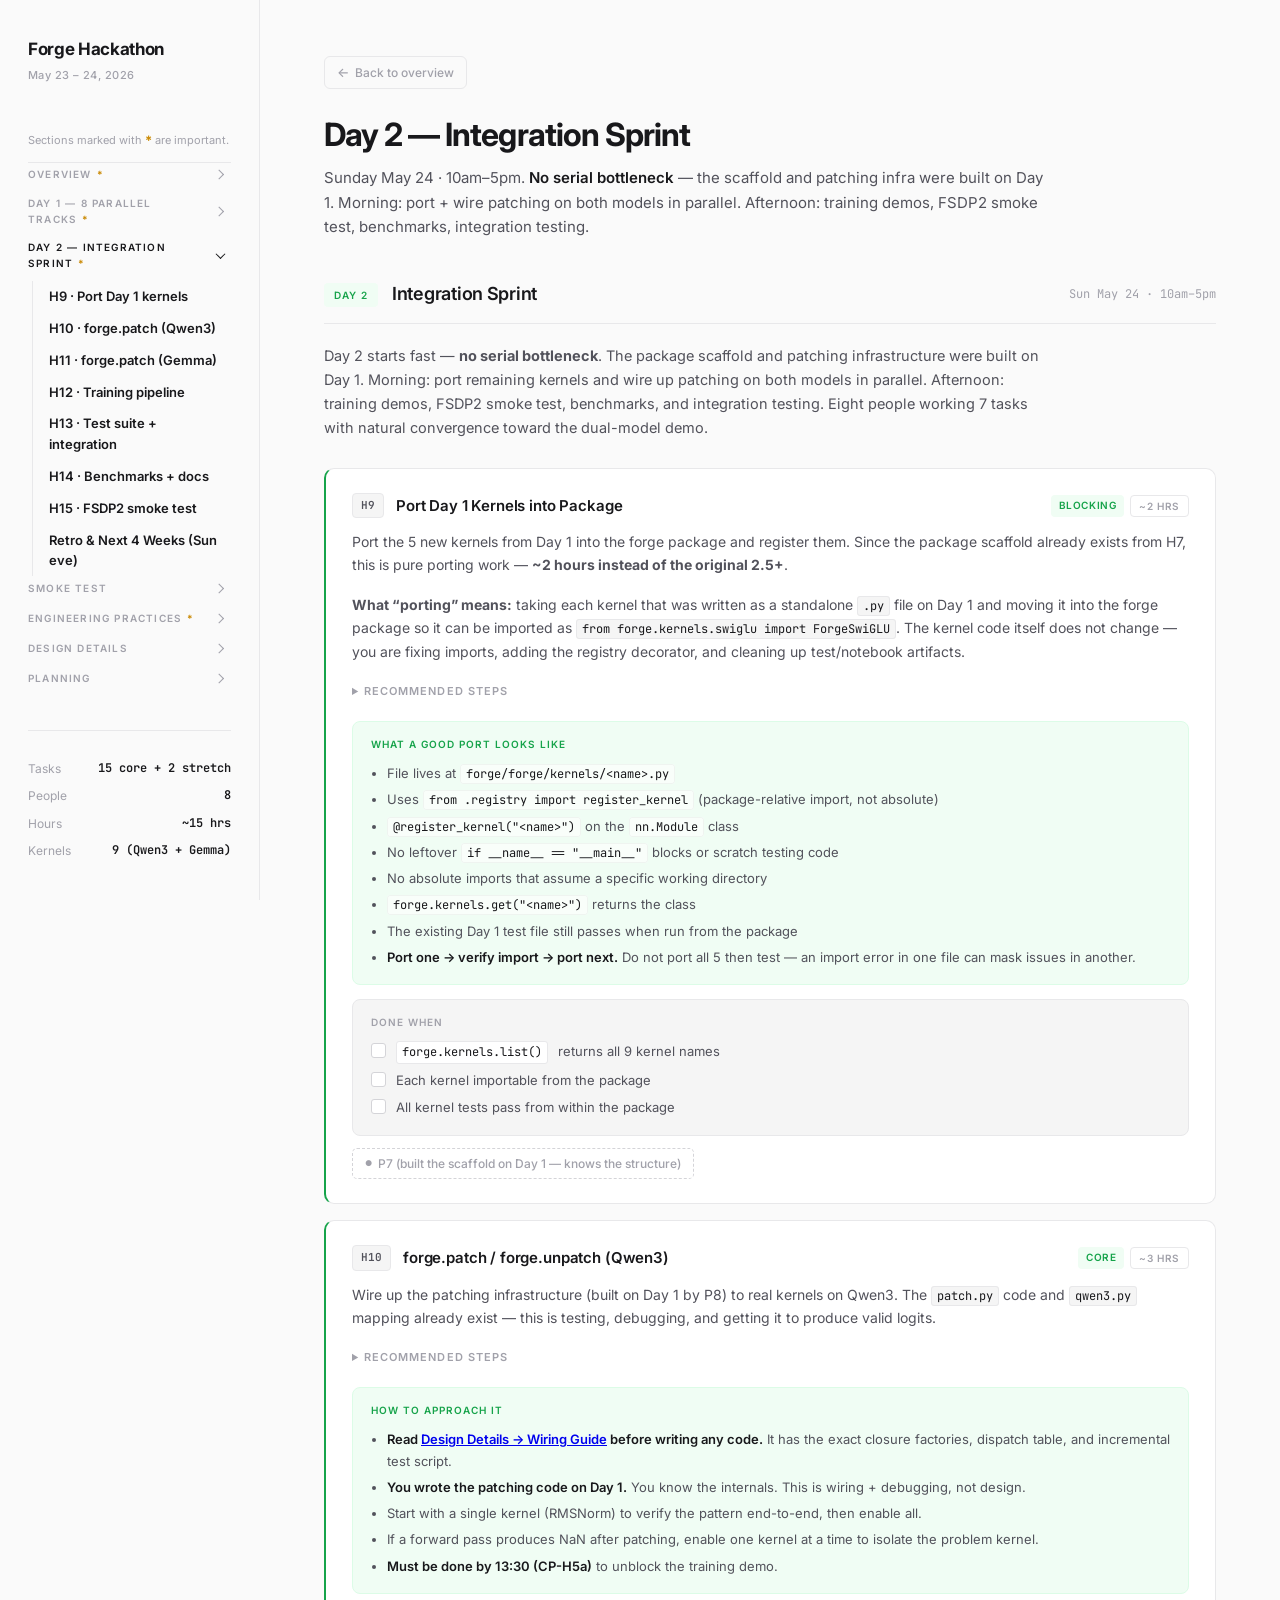
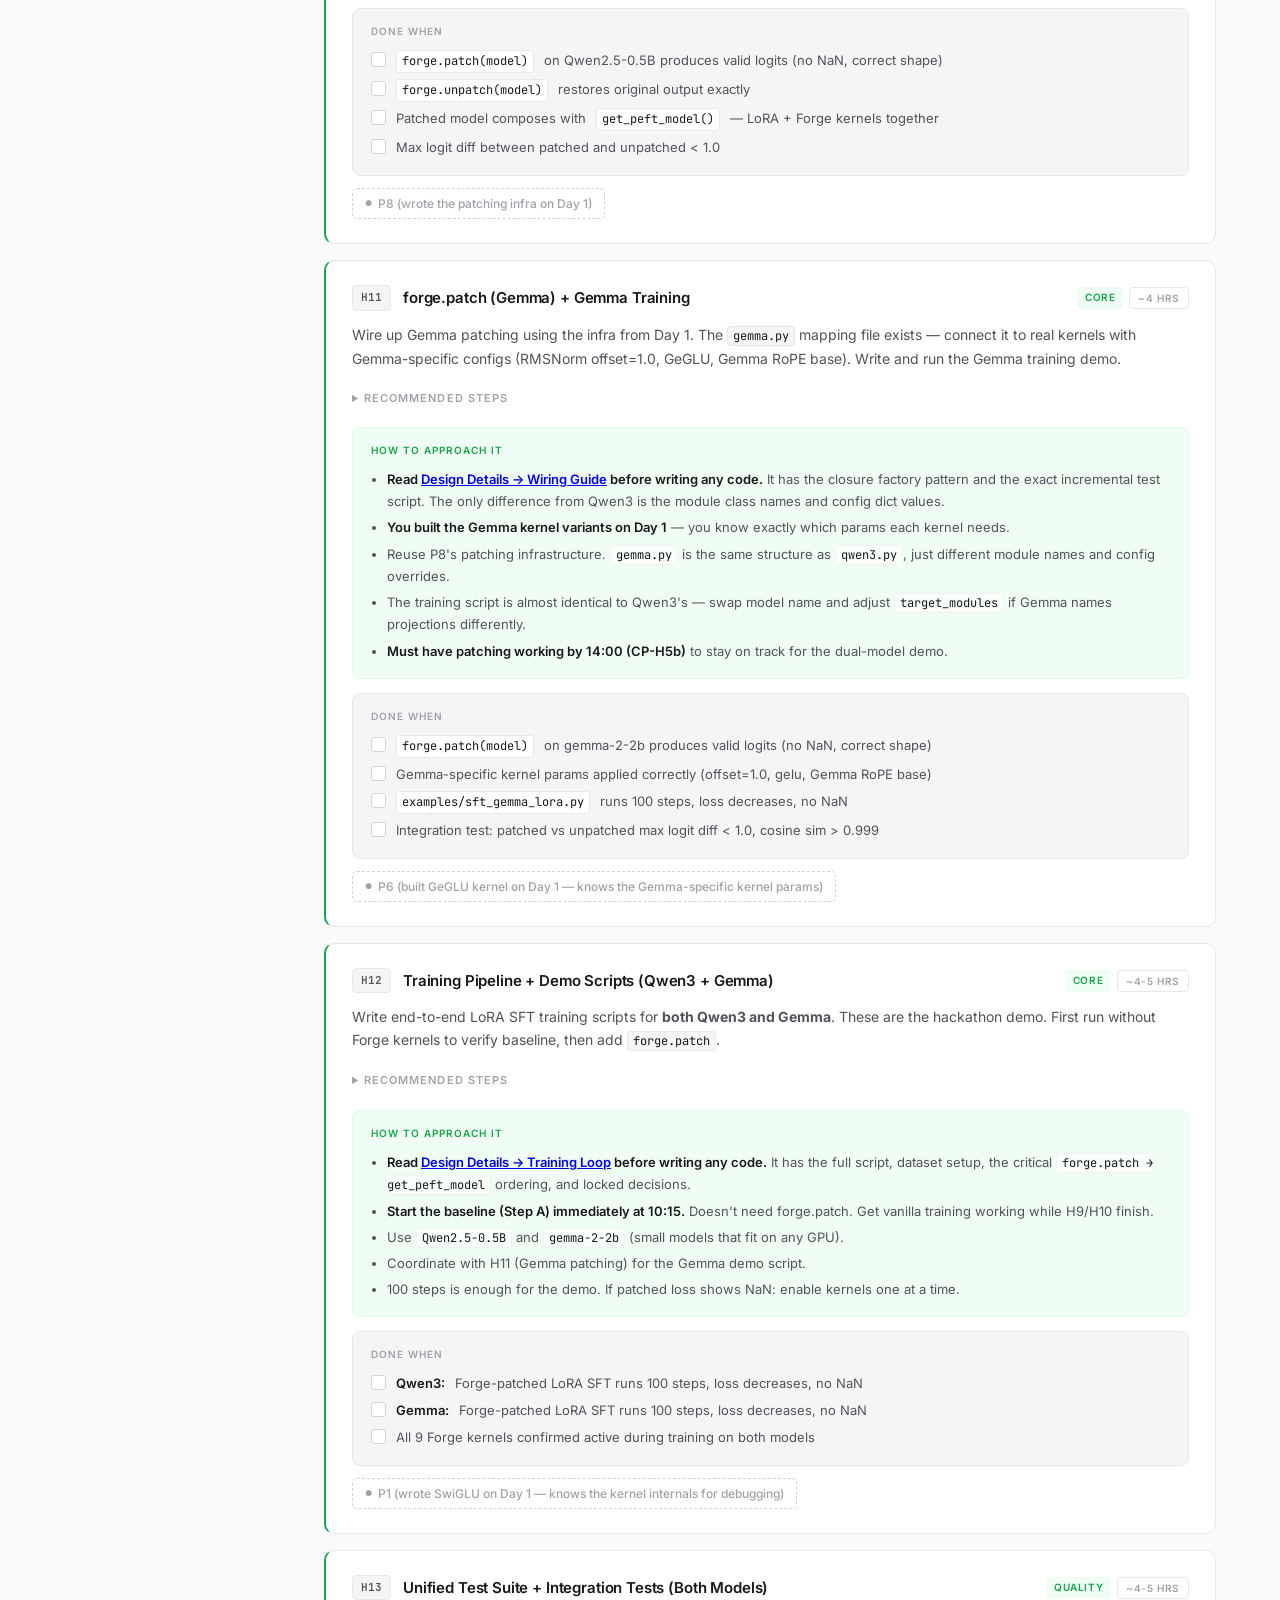
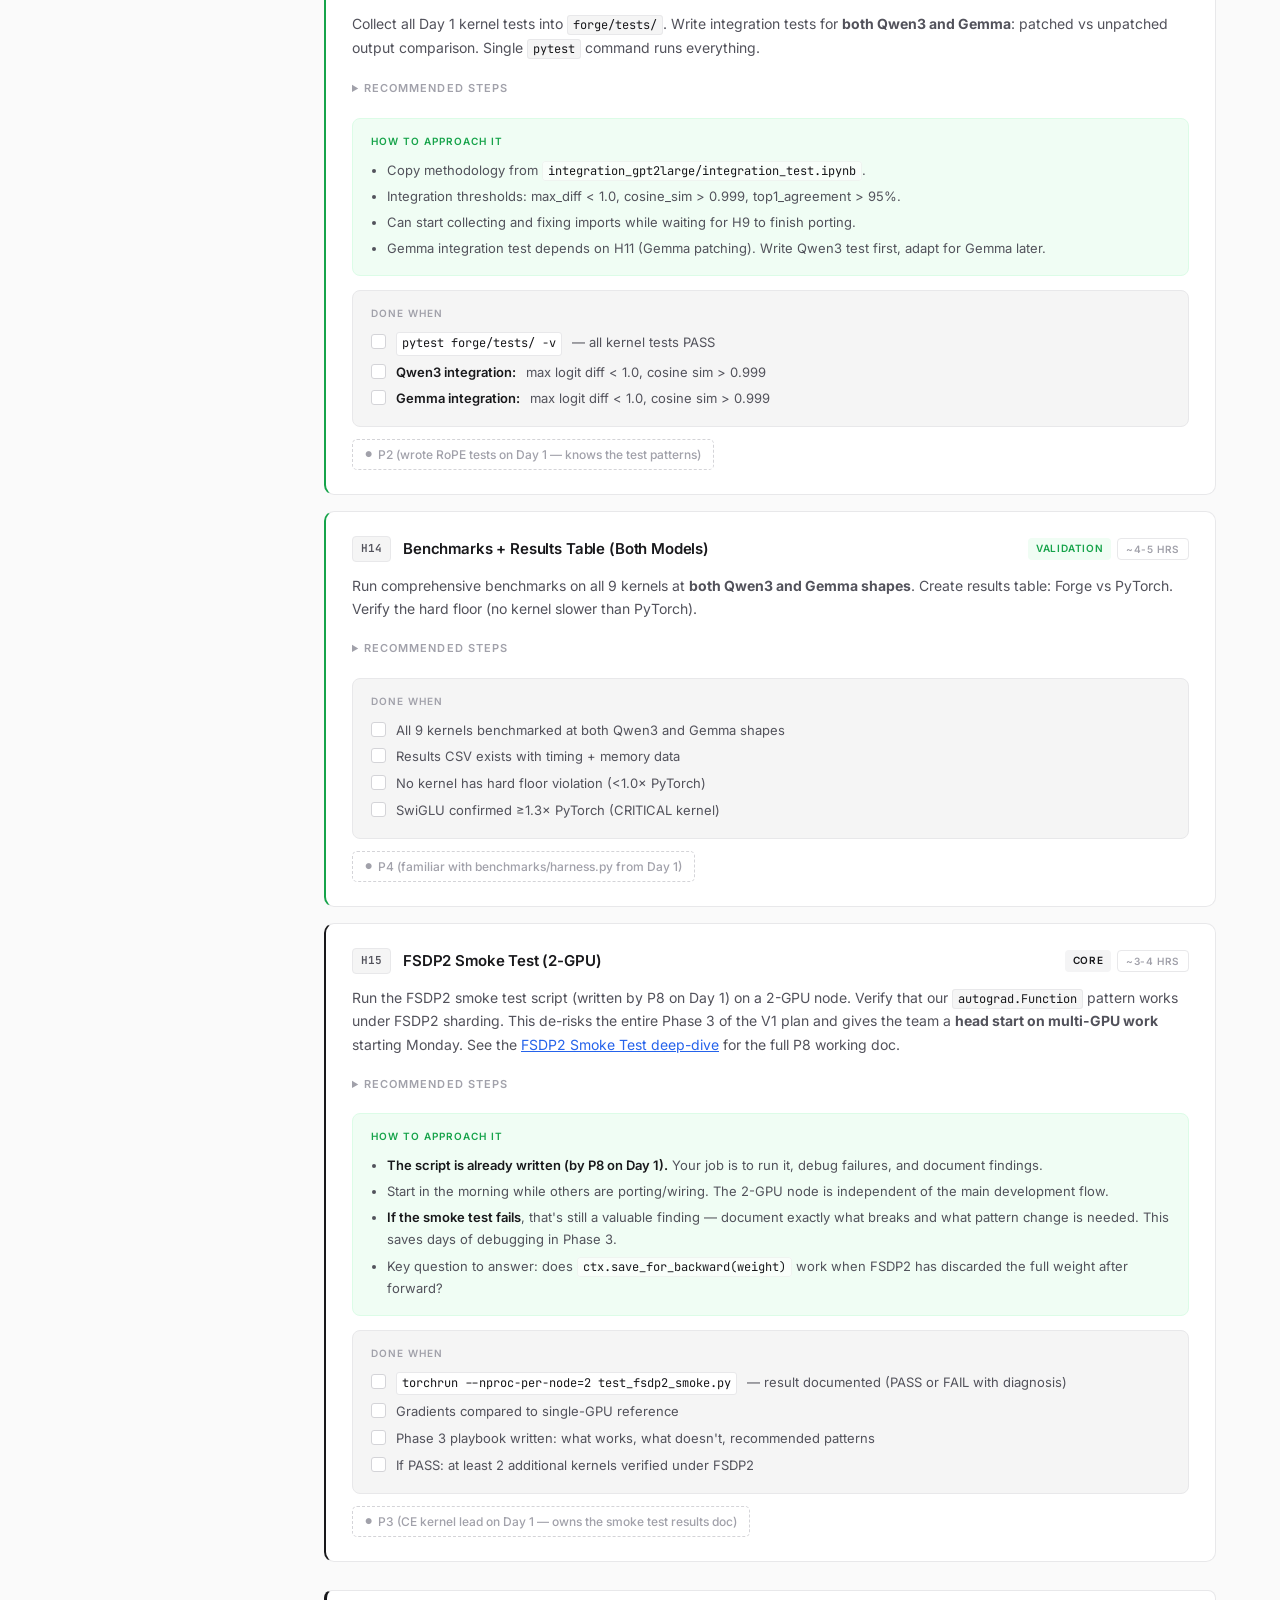
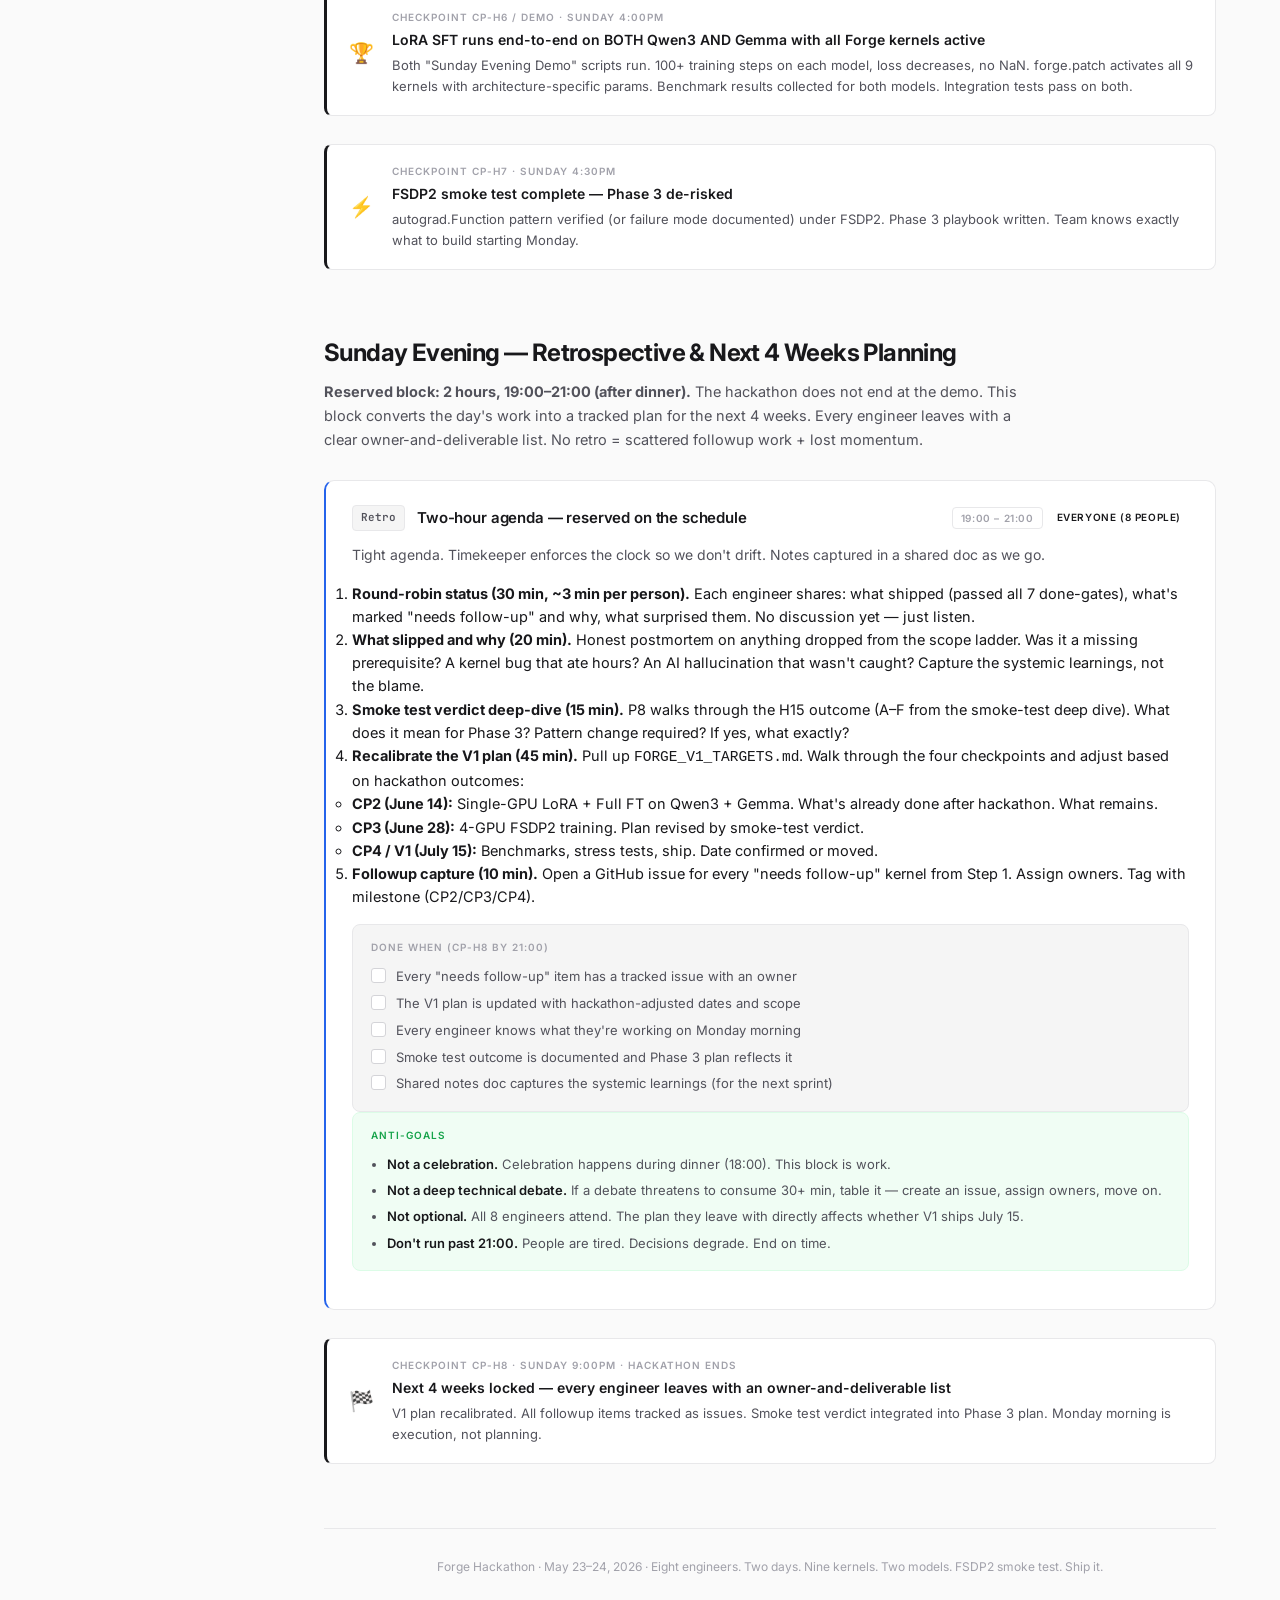
<file: day2.html>
<!DOCTYPE html>
<html lang="en">
<head>
<meta charset="UTF-8">
<meta name="viewport" content="width=device-width, initial-scale=1.0">
<title>Forge Hackathon &mdash; Day 2 &middot; May 24, 2026</title>
<link rel="preconnect" href="https://fonts.googleapis.com">
<link rel="preconnect" href="https://fonts.gstatic.com" crossorigin>
<link href="https://fonts.googleapis.com/css2?family=Inter:wght@400;500;600;700;800;900&family=JetBrains+Mono:wght@400;500;600&display=swap" rel="stylesheet">
<link rel="icon" type="image/svg+xml" href="favicon.svg">
<link rel="stylesheet" href="styles.css">
</head>
<body>
<div class="layout">

<!-- ===== SIDEBAR ===== -->
<aside class="sidebar">
  <a class="sidebar-brand-link" href="index.html">
    <div class="sidebar-brand"><span class="fire">Forge</span> Hackathon</div>
    <div class="sidebar-date">May 23 &ndash; 24, 2026</div>
  </a>
  <div class="sidebar-note">Sections marked with <span class="important-marker">*</span> are important.</div>


  <details class="sidebar-group" data-page="index.html">
  <summary class="sidebar-section"><a href="index.html" class="sidebar-group-title important" onclick="event.stopPropagation()">Overview</a><span class="sidebar-group-arrow" aria-hidden="true"></span></summary>
  <nav>
    <a href="index.html#target">Target &amp; Demo</a>
    <a href="index.html#schedule">Schedule</a>
    <a href="index.html#assignments">Team Assignments</a>
    <a href="index.html#prep">Pre-Hackathon Checklist</a>
  </nav>
  </details>

  <details class="sidebar-group" data-page="day1.html">
  <summary class="sidebar-section"><a href="day1.html" class="sidebar-group-title important" onclick="event.stopPropagation()">Day 1 &mdash; 8 Parallel Tracks</a><span class="sidebar-group-arrow" aria-hidden="true"></span></summary>
  <nav>
    <a href="day1.html#d1-t1">H1 &middot; SwiGLU kernel</a>
    <a href="day1.html#d1-t2">H2 &middot; RoPE kernel</a>
    <a href="day1.html#d1-t3">H3 &middot; Cross-Entropy kernel</a>
    <a href="day1.html#d1-t4">H4 &middot; LoRA MLP fused</a>
    <a href="day1.html#d1-t5">H5 &middot; LoRA QKV fused</a>
    <a href="day1.html#d1-t6">H6 &middot; GeGLU kernel</a>
    <a href="day1.html#d1-t7">H7 &middot; Package scaffold + porting</a>
    <a href="day1.html#d1-t8">H8 &middot; Patching infra + FSDP2</a>
  </nav>
  </details>

  <details class="sidebar-group" data-page="day2.html">
  <summary class="sidebar-section"><a href="day2.html" class="sidebar-group-title important" onclick="event.stopPropagation()">Day 2 &mdash; Integration Sprint</a><span class="sidebar-group-arrow" aria-hidden="true"></span></summary>
  <nav>
    <a href="day2.html#d2-t1">H9 &middot; Port Day 1 kernels</a>
    <a href="day2.html#d2-t2">H10 &middot; forge.patch (Qwen3)</a>
    <a href="day2.html#d2-t3">H11 &middot; forge.patch (Gemma)</a>
    <a href="day2.html#d2-t4">H12 &middot; Training pipeline</a>
    <a href="day2.html#d2-t5">H13 &middot; Test suite + integration</a>
    <a href="day2.html#d2-t6">H14 &middot; Benchmarks + docs</a>
    <a href="day2.html#d2-t7">H15 &middot; FSDP2 smoke test</a>
    <a href="day2.html#d2-retro">Retro &amp; Next 4 Weeks (Sun eve)</a>
  </nav>
  </details>

  <details class="sidebar-group" data-page="smoketest.html">
  <summary class="sidebar-section"><a href="smoketest.html" class="sidebar-group-title" onclick="event.stopPropagation()">Smoke Test</a><span class="sidebar-group-arrow" aria-hidden="true"></span></summary>
  <nav>
    <a href="smoketest.html#smoketest">FSDP2 Smoke Test (H15)</a>
  </nav>
  </details>

  <details class="sidebar-group" data-page="practices.html">
  <summary class="sidebar-section"><a href="practices.html" class="sidebar-group-title important" onclick="event.stopPropagation()">Engineering Practices</a><span class="sidebar-group-arrow" aria-hidden="true"></span></summary>
  <nav>
    <a href="practices.html#good-practices">Good Practices (Build Workflow)</a>
    <a href="practices.html#ai-tips">Tips for Using AI</a>
  </nav>
  </details>

  <details class="sidebar-group" data-page="details.html">
  <summary class="sidebar-section"><a href="details.html" class="sidebar-group-title" onclick="event.stopPropagation()">Design Details</a><span class="sidebar-group-arrow" aria-hidden="true"></span></summary>
  <nav>
    <a href="details.html#scope">Scope Priority Ladder</a>
    <a href="details.html#repo">Repo + Package Layout</a>
    <a href="details.html#patching-design">Patching Architecture</a>
    <a href="details.html#qwen3-map">Qwen3 Patch Mapping</a>
    <a href="details.html#gemma-map">Gemma Patch Mapping</a>
    <a href="details.html#training">Training Loop (Custom)</a>
    <a href="details.html#integration">Integration Tests</a>
    <a href="details.html#wiring">Wiring Guide (H10 / H11)</a>
    <a href="details.html#decisions">Decision Log (12)</a>
  </nav>
  </details>

  <details class="sidebar-group" data-page="planning.html">
  <summary class="sidebar-section"><a href="planning.html" class="sidebar-group-title" onclick="event.stopPropagation()">Planning</a><span class="sidebar-group-arrow" aria-hidden="true"></span></summary>
  <nav>
    <a href="planning.html#deps">Dependencies</a>
    <a href="planning.html#risks">Risks &amp; Contingency</a>
    <a href="planning.html#stretch">Stretch Goals</a>
  </nav>
  </details>

  <div class="sidebar-stats">
    <div class="stat-row">
      <span class="stat-label">Tasks</span>
      <span class="stat-value">15 core + 2 stretch</span>
    </div>
    <div class="stat-row">
      <span class="stat-label">People</span>
      <span class="stat-value">8</span>
    </div>
    <div class="stat-row">
      <span class="stat-label">Hours</span>
      <span class="stat-value">~15 hrs</span>
    </div>
    <div class="stat-row">
      <span class="stat-label">Kernels</span>
      <span class="stat-value">9 (Qwen3 + Gemma)</span>
    </div>
  </div>
</aside>

<!-- ===== MAIN ===== -->
<main>

<a class="back-link" href="index.html"><span class="arrow">&larr;</span> Back to overview</a>

<div class="page-header">
  <h1>Day 2 &mdash; Integration Sprint</h1>
  <p>Sunday May 24 &middot; 10am&ndash;5pm. <strong>No serial bottleneck</strong> &mdash; the scaffold and patching infra were built on Day 1. Morning: port + wire patching on both models in parallel. Afternoon: training demos, FSDP2 smoke test, benchmarks, integration testing.</p>
</div>

<!-- ===== DAY 2: INTEGRATION SPRINT ===== -->
<section id="day2">
  <div class="day-header">
    <span class="day-badge day2">Day 2</span>
    <h3>Integration Sprint</h3>
    <span class="day-time">Sun May 24 &middot; 10am&ndash;5pm</span>
  </div>

  <p class="section-desc">
    Day 2 starts fast &mdash; <strong>no serial bottleneck</strong>. The package scaffold and patching infrastructure were built on Day 1.
    Morning: port remaining kernels and wire up patching on both models in parallel.
    Afternoon: training demos, FSDP2 smoke test, benchmarks, and integration testing.
    Eight people working 7 tasks with natural convergence toward the dual-model demo.
  </p>

  <div class="task-grid">

    <!-- H9: Port Day 1 Kernels -->
    <div class="task-card infra" id="d2-t1">
      <div class="task-header">
        <span class="task-id">H9</span>
        <span class="task-title">Port Day 1 Kernels into Package</span>
        <div class="task-tags">
          <span class="tag infra">Blocking</span>
          <span class="tag time">~2 hrs</span>
        </div>
      </div>
      <p class="task-desc">
        Port the 5 new kernels from Day 1 into the forge package and register them. Since the package scaffold
        already exists from H7, this is pure porting work &mdash; <strong>~2 hours instead of the original 2.5+</strong>.
      </p>
      <p class="task-desc">
        <strong>What &ldquo;porting&rdquo; means:</strong> taking each kernel that was written as a standalone <code>.py</code> file on Day 1
        and moving it into the forge package so it can be imported as <code>from forge.kernels.swiglu import ForgeSwiGLU</code>.
        The kernel code itself does not change &mdash; you are fixing imports, adding the registry decorator, and cleaning up test/notebook artifacts.
      </p>

      <details class="task-steps">
        <summary>Recommended Steps</summary>
        <ol>
          <li>Collect all 5 Day 1 kernel files (SwiGLU, RoPE, CE, LoRA MLP, LoRA QKV) from wherever each person saved them.</li>
          <li><strong>Understand what changes during a port.</strong> Here is a before/after for SwiGLU &mdash; the same 4 changes apply to every kernel:
<pre><code># BEFORE — standalone Day 1 file (swiglu.py in working directory)
import torch
import triton
import triton.language as tl

@triton.jit
def _swiglu_fwd_kernel(...):
    ...

class ForgeSwiGLUFunction(torch.autograd.Function):
    ...

class ForgeSwiGLU(torch.nn.Module):
    def __init__(self, hidden, intermediate, activation="silu"):
        ...

# Day 1 scratch testing — DELETE during port
if __name__ == "__main__":
    m = ForgeSwiGLU(4096, 11008).cuda()
    print(m(torch.randn(...), torch.randn(...)).shape)</code></pre>
<pre><code># AFTER — ported into forge/forge/kernels/swiglu.py
import torch
import triton
import triton.language as tl
from .registry import register_kernel    # CHANGE 1: package-relative import

@triton.jit
def _swiglu_fwd_kernel(...):
    ...                                  # kernel code is UNCHANGED

class ForgeSwiGLUFunction(torch.autograd.Function):
    ...                                  # autograd code is UNCHANGED

@register_kernel("swiglu")              # CHANGE 2: registry decorator on the Module
class ForgeSwiGLU(torch.nn.Module):
    def __init__(self, hidden, intermediate, activation="silu"):
        ...

# CHANGE 3: no __main__ block, no test scratch, no print statements
# CHANGE 4: if the file imported other forge kernels (rare), those
#            become relative: from .rmsnorm import ForgeRMSNorm</code></pre>
          </li>
          <li><strong>Port each kernel one at a time.</strong> For each of the 5 files:
            <ol type="a">
              <li>Copy the file into <code>forge/forge/kernels/</code></li>
              <li>Add <code>from .registry import register_kernel</code> at the top</li>
              <li>Add <code>@register_kernel("&lt;name&gt;")</code> above the <code>nn.Module</code> class</li>
              <li>Delete any <code>if __name__</code> blocks, scratch testing, or print statements</li>
              <li>Fix any imports that assume a specific working directory</li>
              <li>Immediately verify: <code>python -c "from forge.kernels.swiglu import ForgeSwiGLU; print('OK')"</code></li>
            </ol>
          </li>
          <li>After all 5 are ported, verify the full registry:
<pre><code>python -c "
import forge
names = forge.kernels.list()
print(f'{len(names)} kernels registered: {names}')
assert len(names) &gt;= 9, f'Expected 9, got {len(names)}'
print('Registry OK')
"</code></pre>
          </li>
          <li>Run all kernel tests from within the package:
<pre><code>python -m pytest forge/tests/test_kernels/ -v   # all PASS</code></pre>
            If a test fails, it is almost always an import path issue &mdash; check that the test file uses <code>from forge.kernels.X import ...</code>, not a bare <code>import X</code>.
          </li>
        </ol>
      </details>

      <div class="approach-box">
        <div class="approach-label">What a good port looks like</div>
        <ul>
          <li>File lives at <code>forge/forge/kernels/&lt;name&gt;.py</code></li>
          <li>Uses <code>from .registry import register_kernel</code> (package-relative import, not absolute)</li>
          <li><code>@register_kernel("&lt;name&gt;")</code> on the <code>nn.Module</code> class</li>
          <li>No leftover <code>if __name__ == "__main__"</code> blocks or scratch testing code</li>
          <li>No absolute imports that assume a specific working directory</li>
          <li><code>forge.kernels.get("&lt;name&gt;")</code> returns the class</li>
          <li>The existing Day 1 test file still passes when run from the package</li>
          <li><strong>Port one &rarr; verify import &rarr; port next.</strong> Do not port all 5 then test &mdash; an import error in one file can mask issues in another.</li>
        </ul>
      </div>

      <div class="exit-criteria">
        <div class="ec-label">Done When</div>
        <ul>
          <li><code>forge.kernels.list()</code> returns all 9 kernel names</li>
          <li>Each kernel importable from the package</li>
          <li>All kernel tests pass from within the package</li>
        </ul>
      </div>

      <div class="assign-slot"><span class="person-icon">&#9679;</span> P7 (built the scaffold on Day 1 &mdash; knows the structure)</div>
    </div>

    <!-- H10: forge.patch Qwen3 -->
    <div class="task-card infra" id="d2-t2">
      <div class="task-header">
        <span class="task-id">H10</span>
        <span class="task-title">forge.patch / forge.unpatch (Qwen3)</span>
        <div class="task-tags">
          <span class="tag infra">Core</span>
          <span class="tag time">~3 hrs</span>
        </div>
      </div>
      <p class="task-desc">
        Wire up the patching infrastructure (built on Day 1 by P8) to real kernels on Qwen3. The <code>patch.py</code> code
        and <code>qwen3.py</code> mapping already exist &mdash; this is testing, debugging, and getting it to produce valid logits.
      </p>

      <details class="task-steps">
        <summary>Recommended Steps</summary>
        <ol>
          <li>Wait for H9 to register at least the kernels needed for Qwen3 patching</li>
          <li>Wire <code>qwen3.py</code> mapping to actual registered kernels (connect module types to real Forge modules)</li>
          <li>Test: <code>forge.patch(model)</code> on Qwen2.5-0.5B, run forward pass, verify valid logits</li>
          <li>Test: <code>forge.unpatch(model)</code> restores exact original output</li>
          <li>Test: compose with <code>get_peft_model()</code> for LoRA (patch before LoRA)</li>
          <li>Debug any issues &mdash; enable kernels one at a time: <code>forge.patch(model, kernels=["rmsnorm"])</code></li>
        </ol>
      </details>

      <div class="approach-box">
        <div class="approach-label">How to approach it</div>
        <ul>
          <li><strong>Read <a href="details.html#wiring">Design Details &rarr; Wiring Guide</a> before writing any code.</strong> It has the exact closure factories, dispatch table, and incremental test script.</li>
          <li><strong>You wrote the patching code on Day 1.</strong> You know the internals. This is wiring + debugging, not design.</li>
          <li>Start with a single kernel (RMSNorm) to verify the pattern end-to-end, then enable all.</li>
          <li>If a forward pass produces NaN after patching, enable one kernel at a time to isolate the problem kernel.</li>
          <li><strong>Must be done by 13:30 (CP-H5a)</strong> to unblock the training demo.</li>
        </ul>
      </div>

      <div class="exit-criteria">
        <div class="ec-label">Done When</div>
        <ul>
          <li><code>forge.patch(model)</code> on Qwen2.5-0.5B produces valid logits (no NaN, correct shape)</li>
          <li><code>forge.unpatch(model)</code> restores original output exactly</li>
          <li>Patched model composes with <code>get_peft_model()</code> &mdash; LoRA + Forge kernels together</li>
          <li>Max logit diff between patched and unpatched &lt; 1.0</li>
        </ul>
      </div>

      <div class="assign-slot"><span class="person-icon">&#9679;</span> P8 (wrote the patching infra on Day 1)</div>
    </div>

    <!-- H11: forge.patch Gemma -->
    <div class="task-card infra" id="d2-t3">
      <div class="task-header">
        <span class="task-id">H11</span>
        <span class="task-title">forge.patch (Gemma) + Gemma Training</span>
        <div class="task-tags">
          <span class="tag infra">Core</span>
          <span class="tag time">~4 hrs</span>
        </div>
      </div>
      <p class="task-desc">
        Wire up Gemma patching using the infra from Day 1. The <code>gemma.py</code> mapping file exists &mdash;
        connect it to real kernels with Gemma-specific configs (RMSNorm offset=1.0, GeGLU, Gemma RoPE base).
        Write and run the Gemma training demo.
      </p>

      <details class="task-steps">
        <summary>Recommended Steps</summary>
        <ol>
          <li>Wire <code>gemma.py</code> mapping to registered kernels with Gemma-specific config overrides</li>
          <li>Test: <code>forge.patch(model)</code> on gemma-2-2b, forward pass produces valid logits</li>
          <li>Test: <code>forge.unpatch(model)</code> restores original output exactly</li>
          <li>Test: compose with <code>get_peft_model()</code> for LoRA</li>
          <li>Write <code>examples/sft_gemma_lora.py</code>: LoRA SFT on gemma-2-2b with Forge kernels</li>
          <li>Run 100-step training: verify loss decreases, no NaN, all Gemma-variant kernels active</li>
          <li>Write <code>forge/tests/test_integration_gemma.py</code>: patched vs unpatched logit comparison</li>
        </ol>
      </details>

      <div class="approach-box">
        <div class="approach-label">How to approach it</div>
        <ul>
          <li><strong>Read <a href="details.html#wiring">Design Details &rarr; Wiring Guide</a> before writing any code.</strong> It has the closure factory pattern and the exact incremental test script. The only difference from Qwen3 is the module class names and config dict values.</li>
          <li><strong>You built the Gemma kernel variants on Day 1</strong> &mdash; you know exactly which params each kernel needs.</li>
          <li>Reuse P8's patching infrastructure. <code>gemma.py</code> is the same structure as <code>qwen3.py</code>, just different module names and config overrides.</li>
          <li>The training script is almost identical to Qwen3's &mdash; swap model name and adjust <code>target_modules</code> if Gemma names projections differently.</li>
          <li><strong>Must have patching working by 14:00 (CP-H5b)</strong> to stay on track for the dual-model demo.</li>
        </ul>
      </div>

      <div class="exit-criteria">
        <div class="ec-label">Done When</div>
        <ul>
          <li><code>forge.patch(model)</code> on gemma-2-2b produces valid logits (no NaN, correct shape)</li>
          <li>Gemma-specific kernel params applied correctly (offset=1.0, gelu, Gemma RoPE base)</li>
          <li><code>examples/sft_gemma_lora.py</code> runs 100 steps, loss decreases, no NaN</li>
          <li>Integration test: patched vs unpatched max logit diff &lt; 1.0, cosine sim &gt; 0.999</li>
        </ul>
      </div>

      <div class="assign-slot"><span class="person-icon">&#9679;</span> P6 (built GeGLU kernel on Day 1 &mdash; knows the Gemma-specific kernel params)</div>
    </div>

    <!-- H12: Training Pipeline -->
    <div class="task-card infra" id="d2-t4">
      <div class="task-header">
        <span class="task-id">H12</span>
        <span class="task-title">Training Pipeline + Demo Scripts (Qwen3 + Gemma)</span>
        <div class="task-tags">
          <span class="tag infra">Core</span>
          <span class="tag time">~4-5 hrs</span>
        </div>
      </div>
      <p class="task-desc">
        Write end-to-end LoRA SFT training scripts for <strong>both Qwen3 and Gemma</strong>. These are the hackathon demo.
        First run without Forge kernels to verify baseline, then add <code>forge.patch</code>.
      </p>

      <details class="task-steps">
        <summary>Recommended Steps</summary>
        <ol>
          <li>Write <code>examples/sft_qwen3_lora.py</code>: load Qwen2.5-0.5B, <code>forge.patch</code>, apply LoRA, custom training loop &mdash; see <a href="details.html#training">Design Details &rarr; Training Loop</a> for the exact 40-line script</li>
          <li>Use a tiny dataset (synthetic or <code>HuggingFaceTB/smollm-corpus</code>) &mdash; 1000 samples max</li>
          <li><strong>Step A (Qwen3):</strong> Run WITHOUT <code>forge.patch</code> &mdash; verify vanilla training works (loss decreases)</li>
          <li><strong>Step B (Qwen3):</strong> Add <code>forge.patch(model)</code> before LoRA &mdash; verify loss still decreases</li>
          <li><strong>Step C (Gemma):</strong> Write <code>examples/sft_gemma_lora.py</code> &mdash; same pattern with <code>google/gemma-2-2b</code> (coordinate with H11)</li>
          <li><strong>Step D (Gemma):</strong> Add <code>forge.patch(model)</code> &mdash; verify Gemma training also works</li>
          <li>If loss diverges on either model: <code>forge.patch(model, kernels=["rmsnorm"])</code> &rarr; enable one at a time to isolate</li>
          <li>Print per-step metrics: loss, learning rate, VRAM usage for both models</li>
          <li>Write <code>examples/sft_qwen3_full_ft.py</code> (full fine-tuning, if time permits)</li>
        </ol>
      </details>

      <div class="approach-box">
        <div class="approach-label">How to approach it</div>
        <ul>
          <li><strong>Read <a href="details.html#training">Design Details &rarr; Training Loop</a> before writing any code.</strong> It has the full script, dataset setup, the critical <code>forge.patch → get_peft_model</code> ordering, and locked decisions.</li>
          <li><strong>Start the baseline (Step A) immediately at 10:15.</strong> Doesn't need forge.patch. Get vanilla training working while H9/H10 finish.</li>
          <li>Use <code>Qwen2.5-0.5B</code> and <code>gemma-2-2b</code> (small models that fit on any GPU).</li>
          <li>Coordinate with H11 (Gemma patching) for the Gemma demo script.</li>
          <li>100 steps is enough for the demo. If patched loss shows NaN: enable kernels one at a time.</li>
        </ul>
      </div>

      <div class="exit-criteria">
        <div class="ec-label">Done When</div>
        <ul>
          <li><strong>Qwen3:</strong> Forge-patched LoRA SFT runs 100 steps, loss decreases, no NaN</li>
          <li><strong>Gemma:</strong> Forge-patched LoRA SFT runs 100 steps, loss decreases, no NaN</li>
          <li>All 9 Forge kernels confirmed active during training on both models</li>
        </ul>
      </div>

      <div class="assign-slot"><span class="person-icon">&#9679;</span> P1 (wrote SwiGLU on Day 1 &mdash; knows the kernel internals for debugging)</div>
    </div>

    <!-- H13: Test Suite -->
    <div class="task-card infra" id="d2-t5">
      <div class="task-header">
        <span class="task-id">H13</span>
        <span class="task-title">Unified Test Suite + Integration Tests (Both Models)</span>
        <div class="task-tags">
          <span class="tag infra">Quality</span>
          <span class="tag time">~4-5 hrs</span>
        </div>
      </div>
      <p class="task-desc">
        Collect all Day 1 kernel tests into <code>forge/tests/</code>. Write integration tests for <strong>both Qwen3 and Gemma</strong>:
        patched vs unpatched output comparison. Single <code>pytest</code> command runs everything.
      </p>

      <details class="task-steps">
        <summary>Recommended Steps</summary>
        <ol>
          <li>Move all Day 1 test files into <code>forge/tests/test_kernels/</code></li>
          <li>Fix imports to use <code>from forge.kernels.X import ...</code></li>
          <li>Verify: <code>python -m pytest forge/tests/test_kernels/ -v</code> &mdash; all PASS</li>
          <li>Write <code>forge/tests/test_integration_qwen3.py</code>: patched vs unpatched logit comparison on Qwen2.5-0.5B</li>
          <li>Write <code>forge/tests/test_integration_gemma.py</code>: patched vs unpatched logit comparison on gemma-2-2b</li>
          <li>Write Gemma-specific kernel tests: <code>test_rmsnorm_gemma.py</code>, <code>test_swiglu_geglu.py</code></li>
          <li>Verify: <code>python -m pytest forge/tests/ -v</code> &mdash; full suite PASSES</li>
        </ol>
      </details>

      <div class="approach-box">
        <div class="approach-label">How to approach it</div>
        <ul>
          <li>Copy methodology from <code>integration_gpt2large/integration_test.ipynb</code>.</li>
          <li>Integration thresholds: max_diff &lt; 1.0, cosine_sim &gt; 0.999, top1_agreement &gt; 95%.</li>
          <li>Can start collecting and fixing imports while waiting for H9 to finish porting.</li>
          <li>Gemma integration test depends on H11 (Gemma patching). Write Qwen3 test first, adapt for Gemma later.</li>
        </ul>
      </div>

      <div class="exit-criteria">
        <div class="ec-label">Done When</div>
        <ul>
          <li><code>pytest forge/tests/ -v</code> &mdash; all kernel tests PASS</li>
          <li><strong>Qwen3 integration:</strong> max logit diff &lt; 1.0, cosine sim &gt; 0.999</li>
          <li><strong>Gemma integration:</strong> max logit diff &lt; 1.0, cosine sim &gt; 0.999</li>
        </ul>
      </div>

      <div class="assign-slot"><span class="person-icon">&#9679;</span> P2 (wrote RoPE tests on Day 1 &mdash; knows the test patterns)</div>
    </div>

    <!-- H14: Benchmarks -->
    <div class="task-card infra" id="d2-t6">
      <div class="task-header">
        <span class="task-id">H14</span>
        <span class="task-title">Benchmarks + Results Table (Both Models)</span>
        <div class="task-tags">
          <span class="tag infra">Validation</span>
          <span class="tag time">~4-5 hrs</span>
        </div>
      </div>
      <p class="task-desc">
        Run comprehensive benchmarks on all 9 kernels at <strong>both Qwen3 and Gemma shapes</strong>. Create results table: Forge vs PyTorch.
        Verify the hard floor (no kernel slower than PyTorch).
      </p>

      <details class="task-steps">
        <summary>Recommended Steps</summary>
        <ol>
          <li>Collect all Day 1 benchmark scripts</li>
          <li>Run each at <strong>Qwen3 shapes</strong>: hidden=4096, intermediate=11008, seq_len in {512, 2048}</li>
          <li>Run each at <strong>Gemma shapes</strong>: hidden=2048, intermediate=16384, seq_len in {512, 2048}</li>
          <li>Benchmark Gemma variants: GeGLU, RMSNorm (offset=1.0), RoPE (Gemma base)</li>
          <li>Create summary table: model | kernel | forge_ms | pytorch_ms | speedup | forge_mem | pytorch_mem</li>
          <li>Flag any kernel slower than PyTorch (hard floor violation)</li>
          <li>Save results to <code>benchmarks/results/hackathon_benchmarks.csv</code></li>
        </ol>
      </details>

      <div class="exit-criteria">
        <div class="ec-label">Done When</div>
        <ul>
          <li>All 9 kernels benchmarked at both Qwen3 and Gemma shapes</li>
          <li>Results CSV exists with timing + memory data</li>
          <li>No kernel has hard floor violation (&lt;1.0&times; PyTorch)</li>
          <li>SwiGLU confirmed &ge;1.3&times; PyTorch (CRITICAL kernel)</li>
        </ul>
      </div>

      <div class="assign-slot"><span class="person-icon">&#9679;</span> P4 (familiar with benchmarks/harness.py from Day 1)</div>
    </div>

    <!-- H15: FSDP2 Smoke Test -->
    <div class="task-card high" id="d2-t7">
      <div class="task-header">
        <span class="task-id">H15</span>
        <span class="task-title">FSDP2 Smoke Test (2-GPU)</span>
        <div class="task-tags">
          <span class="tag high">Core</span>
          <span class="tag time">~3-4 hrs</span>
        </div>
      </div>
      <p class="task-desc">
        Run the FSDP2 smoke test script (written by P8 on Day 1) on a 2-GPU node. Verify that our <code>autograd.Function</code>
        pattern works under FSDP2 sharding. This de-risks the entire Phase 3 of the V1 plan and gives the team a
        <strong>head start on multi-GPU work</strong> starting Monday.
        See the <a href="smoketest.html#smoketest" style="color: var(--blue);">FSDP2 Smoke Test deep-dive</a> for the full P8 working doc.
      </p>

      <details class="task-steps">
        <summary>Recommended Steps</summary>
        <ol>
          <li>Set up 2-GPU node (should be provisioned Friday)</li>
          <li>Install forge package on the 2-GPU node</li>
          <li>Run P8's <code>test_fsdp2_smoke.py</code>: <code>torchrun --nproc-per-node=2 test_fsdp2_smoke.py</code></li>
          <li>Compare gradients between 2-GPU FSDP2 run and single-GPU reference</li>
          <li>If it fails: investigate <code>ctx.save_for_backward</code> behavior with sharded weights. Document the failure mode.</li>
          <li>If it passes: try with more kernels (not just RMSNorm). Test SwiGLU and RoPE under FSDP2.</li>
          <li>Document: PASS/FAIL, pattern requirements, Phase 3 playbook with specific recommendations</li>
          <li>If FSDP2 passes early, try <code>LoRA + forge.patch + FSDP2</code> composition (the Phase 3 holy grail)</li>
        </ol>
      </details>

      <div class="approach-box">
        <div class="approach-label">How to approach it</div>
        <ul>
          <li><strong>The script is already written (by P8 on Day 1).</strong> Your job is to run it, debug failures, and document findings.</li>
          <li>Start in the morning while others are porting/wiring. The 2-GPU node is independent of the main development flow.</li>
          <li><strong>If the smoke test fails</strong>, that's still a valuable finding &mdash; document exactly what breaks and what pattern change is needed. This saves days of debugging in Phase 3.</li>
          <li>Key question to answer: does <code>ctx.save_for_backward(weight)</code> work when FSDP2 has discarded the full weight after forward?</li>
        </ul>
      </div>

      <div class="exit-criteria">
        <div class="ec-label">Done When</div>
        <ul>
          <li><code>torchrun --nproc-per-node=2 test_fsdp2_smoke.py</code> &mdash; result documented (PASS or FAIL with diagnosis)</li>
          <li>Gradients compared to single-GPU reference</li>
          <li>Phase 3 playbook written: what works, what doesn't, recommended patterns</li>
          <li>If PASS: at least 2 additional kernels verified under FSDP2</li>
        </ul>
      </div>

      <div class="assign-slot"><span class="person-icon">&#9679;</span> P3 (CE kernel lead on Day 1 &mdash; owns the smoke test results doc)</div>
    </div>

  </div><!-- /task-grid -->

  <div class="checkpoint">
    <span class="cp-icon">&#127942;</span>
    <div class="cp-content">
      <div class="cp-time">Checkpoint CP-H6 / Demo &middot; Sunday 4:00pm</div>
      <div class="cp-title">LoRA SFT runs end-to-end on BOTH Qwen3 AND Gemma with all Forge kernels active</div>
      <div class="cp-desc">Both "Sunday Evening Demo" scripts run. 100+ training steps on each model, loss decreases, no NaN. forge.patch activates all 9 kernels with architecture-specific params. Benchmark results collected for both models. Integration tests pass on both.</div>
    </div>
  </div>

  <div class="checkpoint">
    <span class="cp-icon">&#9889;</span>
    <div class="cp-content">
      <div class="cp-time">Checkpoint CP-H7 &middot; Sunday 4:30pm</div>
      <div class="cp-title">FSDP2 smoke test complete &mdash; Phase 3 de-risked</div>
      <div class="cp-desc">autograd.Function pattern verified (or failure mode documented) under FSDP2. Phase 3 playbook written. Team knows exactly what to build starting Monday.</div>
    </div>
  </div>
</section>

<!-- ===== RETROSPECTIVE + NEXT 4 WEEKS PLANNING ===== -->
<section id="d2-retro">
  <h2>Sunday Evening &mdash; Retrospective &amp; Next 4 Weeks Planning</h2>
  <p class="section-desc">
    <strong>Reserved block: 2 hours, 19:00&ndash;21:00 (after dinner).</strong> The hackathon does not end at the demo. This block converts the day's work into a tracked plan for the next 4 weeks. Every engineer leaves with a clear owner-and-deliverable list. No retro = scattered followup work + lost momentum.
  </p>

  <div class="task-card structural" id="d2-retro-card">
    <div class="task-header">
      <span class="task-id">Retro</span>
      <span class="task-title">Two-hour agenda &mdash; reserved on the schedule</span>
      <div class="task-tags">
        <span class="tag time">19:00 &ndash; 21:00</span>
        <span class="tag">Everyone (8 people)</span>
      </div>
    </div>
    <p class="task-desc">Tight agenda. Timekeeper enforces the clock so we don't drift. Notes captured in a shared doc as we go.</p>

    <ol class="task-steps">
      <li><strong>Round-robin status (30 min, ~3 min per person).</strong> Each engineer shares: what shipped (passed all 7 done-gates), what's marked "needs follow-up" and why, what surprised them. No discussion yet &mdash; just listen.</li>
      <li><strong>What slipped and why (20 min).</strong> Honest postmortem on anything dropped from the scope ladder. Was it a missing prerequisite? A kernel bug that ate hours? An AI hallucination that wasn't caught? Capture the systemic learnings, not the blame.</li>
      <li><strong>Smoke test verdict deep-dive (15 min).</strong> P8 walks through the H15 outcome (A&ndash;F from the smoke-test deep dive). What does it mean for Phase 3? Pattern change required? If yes, what exactly?</li>
      <li><strong>Recalibrate the V1 plan (45 min).</strong> Pull up <code>FORGE_V1_TARGETS.md</code>. Walk through the four checkpoints and adjust based on hackathon outcomes:
        <ul>
          <li><strong>CP2 (June 14):</strong> Single-GPU LoRA + Full FT on Qwen3 + Gemma. What's already done after hackathon. What remains.</li>
          <li><strong>CP3 (June 28):</strong> 4-GPU FSDP2 training. Plan revised by smoke-test verdict.</li>
          <li><strong>CP4 / V1 (July 15):</strong> Benchmarks, stress tests, ship. Date confirmed or moved.</li>
        </ul>
      </li>
      <li><strong>Followup capture (10 min).</strong> Open a GitHub issue for every "needs follow-up" kernel from Step 1. Assign owners. Tag with milestone (CP2/CP3/CP4).</li>
    </ol>

    <div class="exit-criteria">
      <div class="ec-label">Done When (CP-H8 by 21:00)</div>
      <ul>
        <li>Every "needs follow-up" item has a tracked issue with an owner</li>
        <li>The V1 plan is updated with hackathon-adjusted dates and scope</li>
        <li>Every engineer knows what they're working on Monday morning</li>
        <li>Smoke test outcome is documented and Phase 3 plan reflects it</li>
        <li>Shared notes doc captures the systemic learnings (for the next sprint)</li>
      </ul>
    </div>

    <div class="approach-box">
      <div class="approach-label">Anti-goals</div>
      <ul>
        <li><strong>Not a celebration.</strong> Celebration happens during dinner (18:00). This block is work.</li>
        <li><strong>Not a deep technical debate.</strong> If a debate threatens to consume 30+ min, table it &mdash; create an issue, assign owners, move on.</li>
        <li><strong>Not optional.</strong> All 8 engineers attend. The plan they leave with directly affects whether V1 ships July 15.</li>
        <li><strong>Don't run past 21:00.</strong> People are tired. Decisions degrade. End on time.</li>
      </ul>
    </div>
  </div>

  <div class="checkpoint">
    <span class="cp-icon">&#127937;</span>
    <div class="cp-content">
      <div class="cp-time">Checkpoint CP-H8 &middot; Sunday 9:00pm &middot; Hackathon ends</div>
      <div class="cp-title">Next 4 weeks locked &mdash; every engineer leaves with an owner-and-deliverable list</div>
      <div class="cp-desc">V1 plan recalibrated. All followup items tracked as issues. Smoke test verdict integrated into Phase 3 plan. Monday morning is execution, not planning.</div>
    </div>
  </div>
</section>

<footer>
  Forge Hackathon &middot; May 23&ndash;24, 2026 &middot; Eight engineers. Two days. Nine kernels. Two models. FSDP2 smoke test. Ship it.
</footer>

</main>
</div>

<!-- Scroll spy -->
<script>
(function() {
  const path = window.location.pathname.split('/').pop() || 'index.html';
  const current = path === '' ? 'index.html' : path;

  // Auto-expand the sidebar group matching the current page; collapse others
  document.querySelectorAll('.sidebar-group').forEach(g => {
    if (g.dataset.page === current) {
      g.setAttribute('open', '');
      g.classList.add('current-group');
    } else {
      g.removeAttribute('open');
    }
  });
  const links = document.querySelectorAll('.sidebar nav a');
  const sections = [];
  links.forEach(a => {
    const href = a.getAttribute('href') || '';
    const onThisPage = href.startsWith('#') || href.startsWith(current);
    if (onThisPage) {
      a.classList.add('current-page');
      const id = href.split('#')[1];
      if (id) {
        const el = document.getElementById(id);
        if (el) sections.push({ el, link: a });
      }
    }
  });

  function onScroll() {
    let active = null;
    const y = window.scrollY + 120;
    for (let i = sections.length - 1; i >= 0; i--) {
      if (sections[i].el.offsetTop <= y) { active = sections[i]; break; }
    }
    document.querySelectorAll('.sidebar nav a.active').forEach(l => l.classList.remove('active'));
    if (active) active.link.classList.add('active');
  }

  window.addEventListener('scroll', onScroll, { passive: true });
  onScroll();
})();
</script>
</body>
</html>
</file>
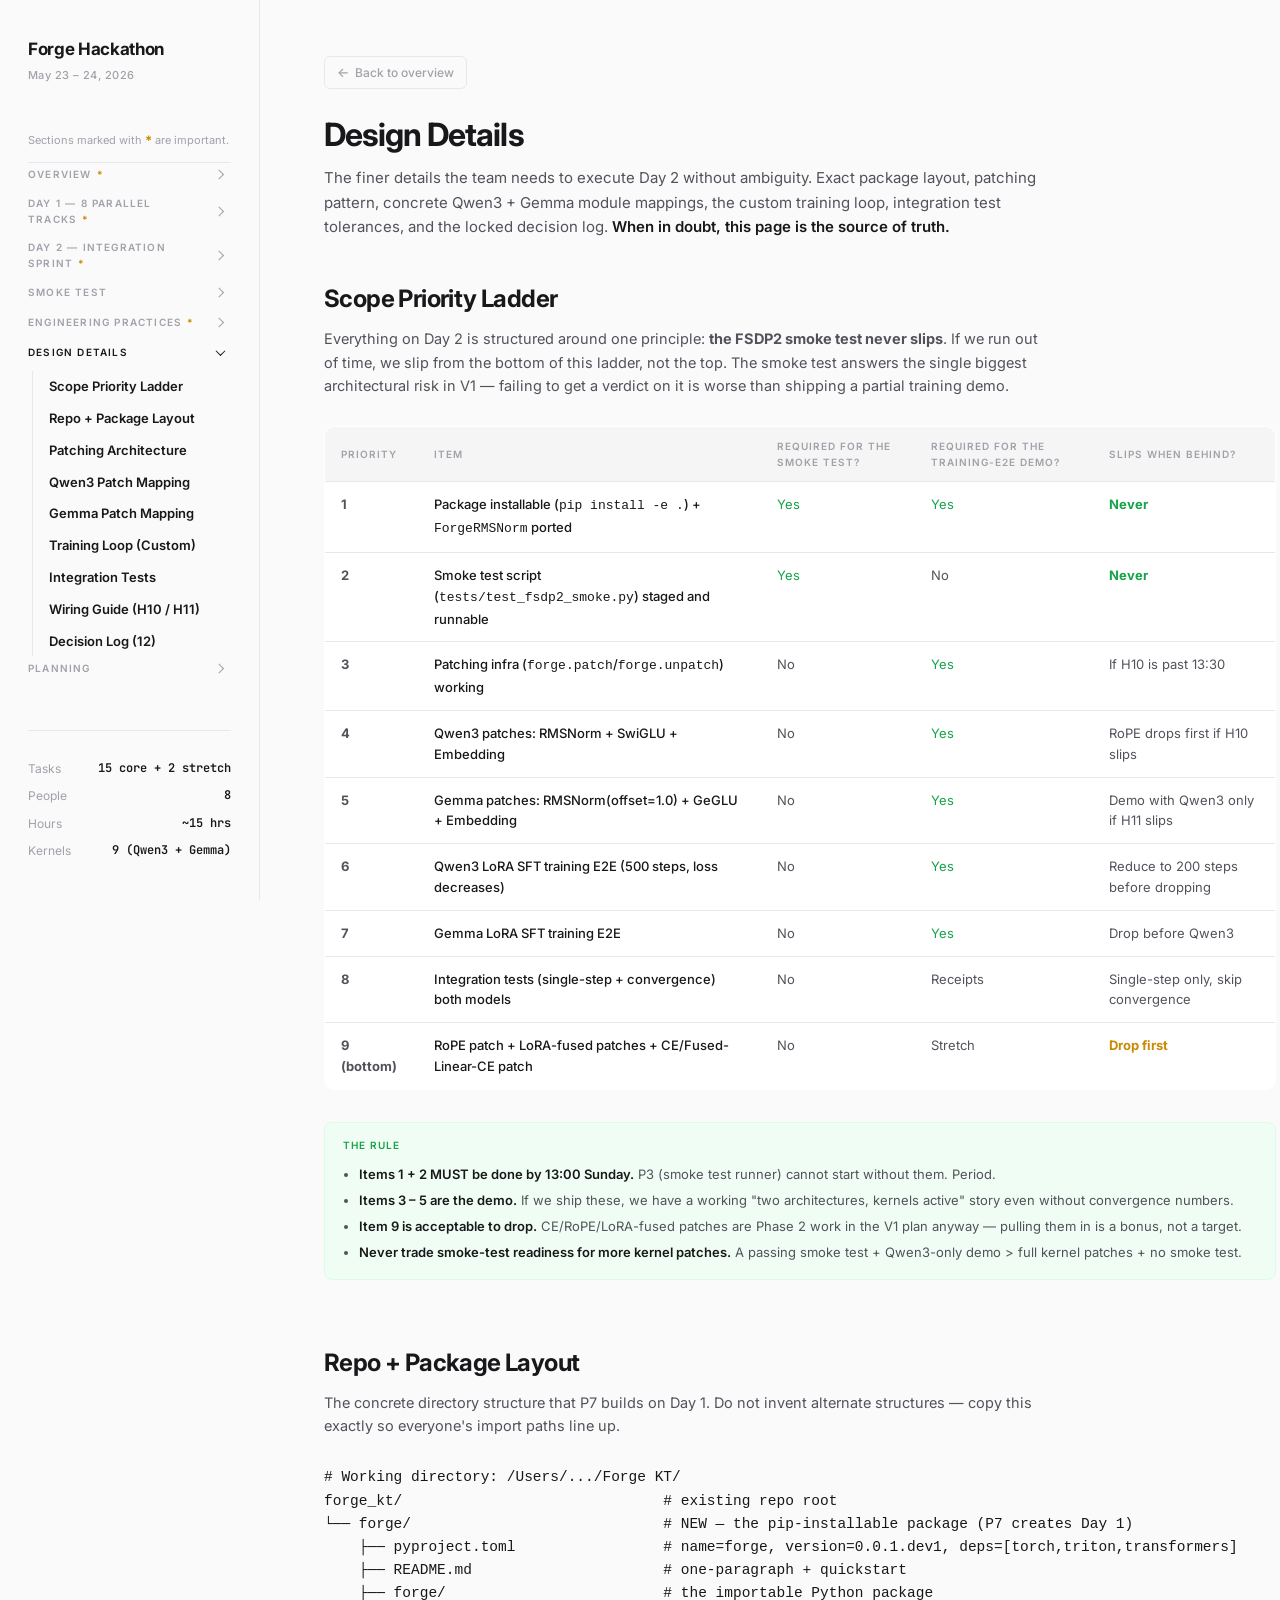
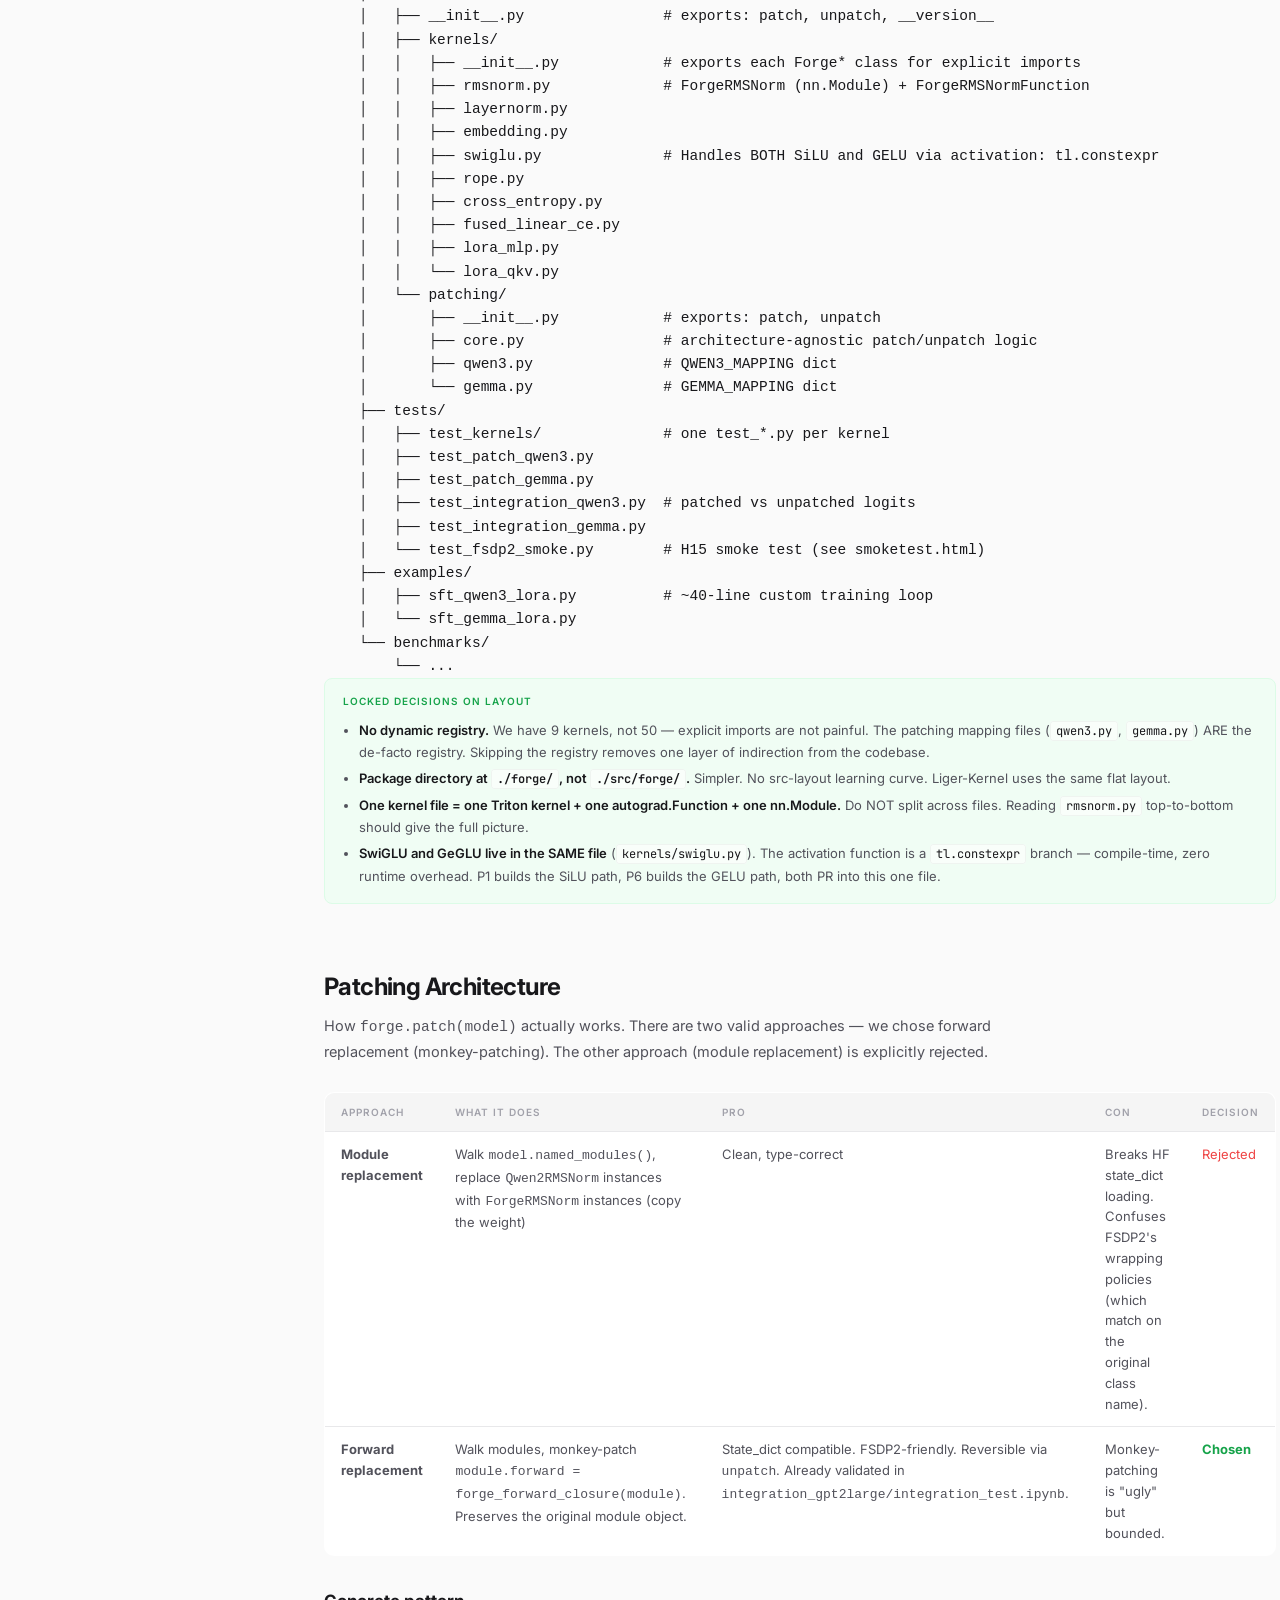
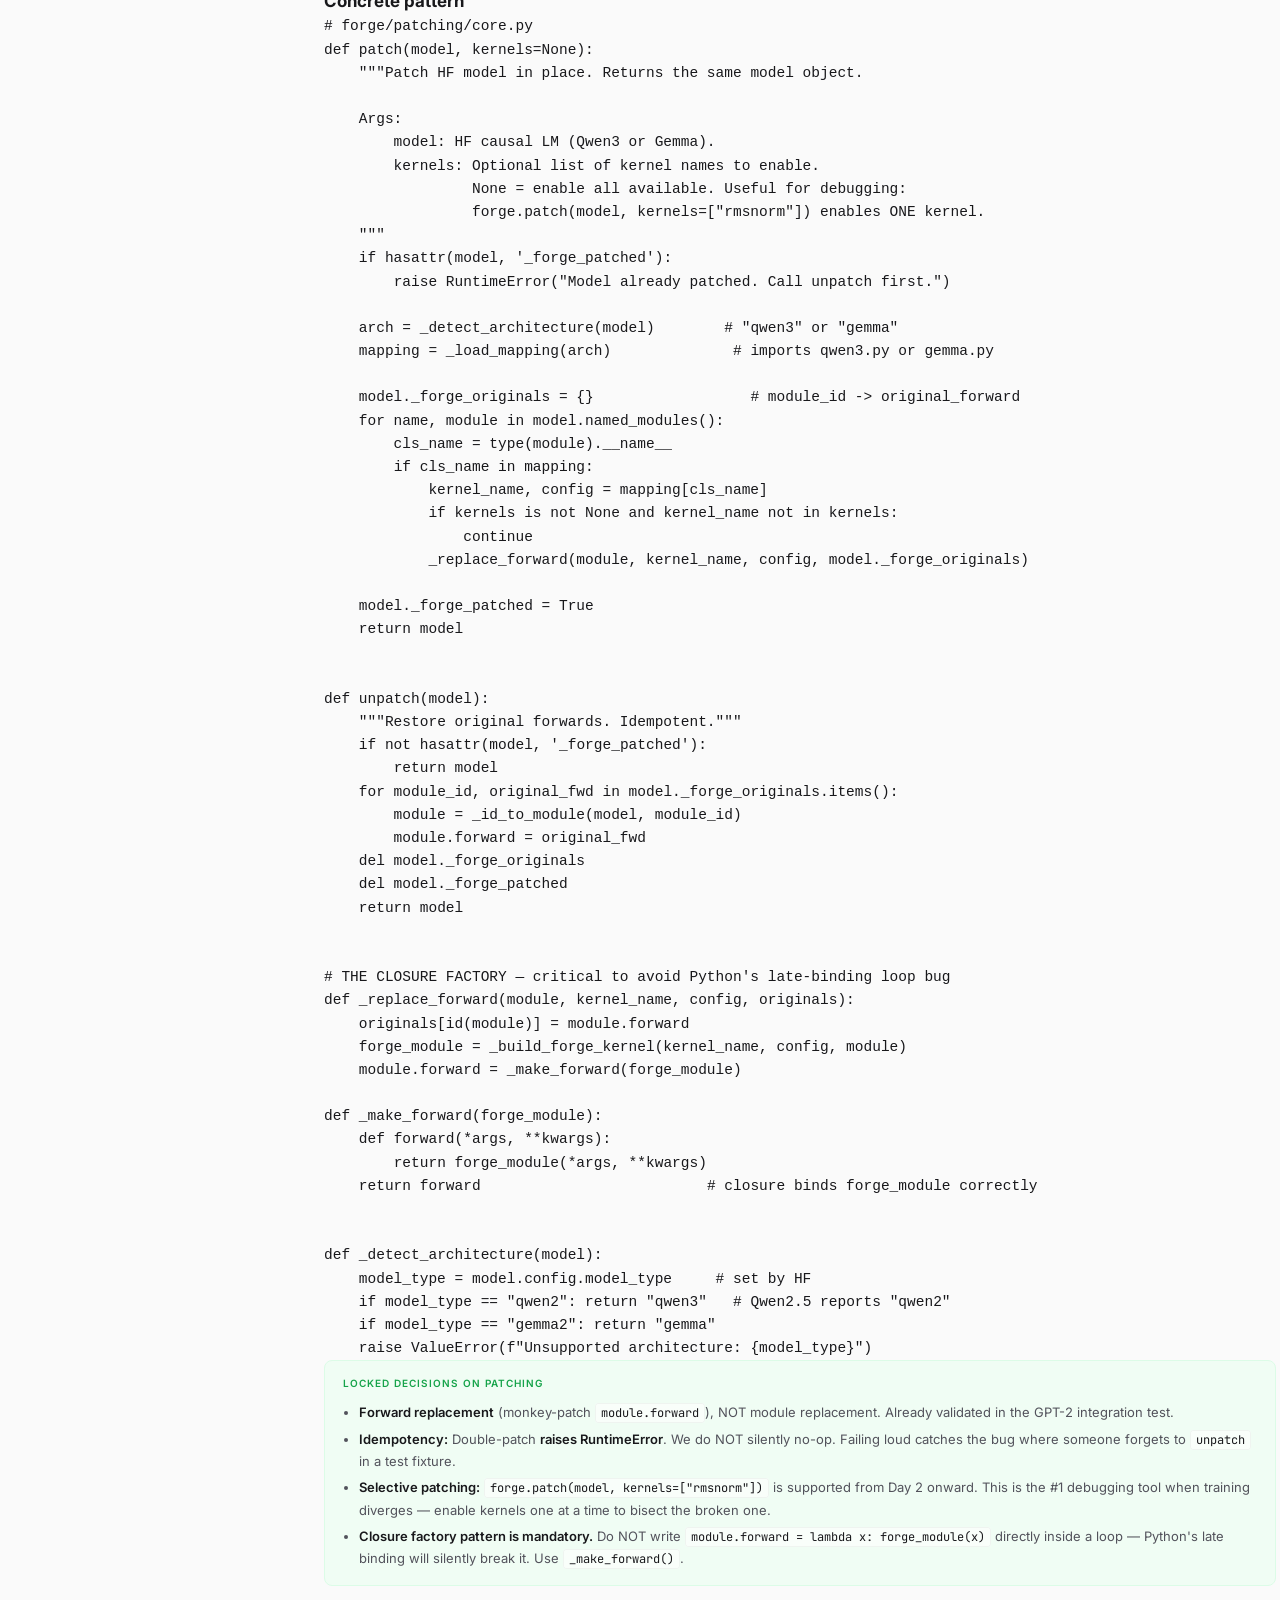
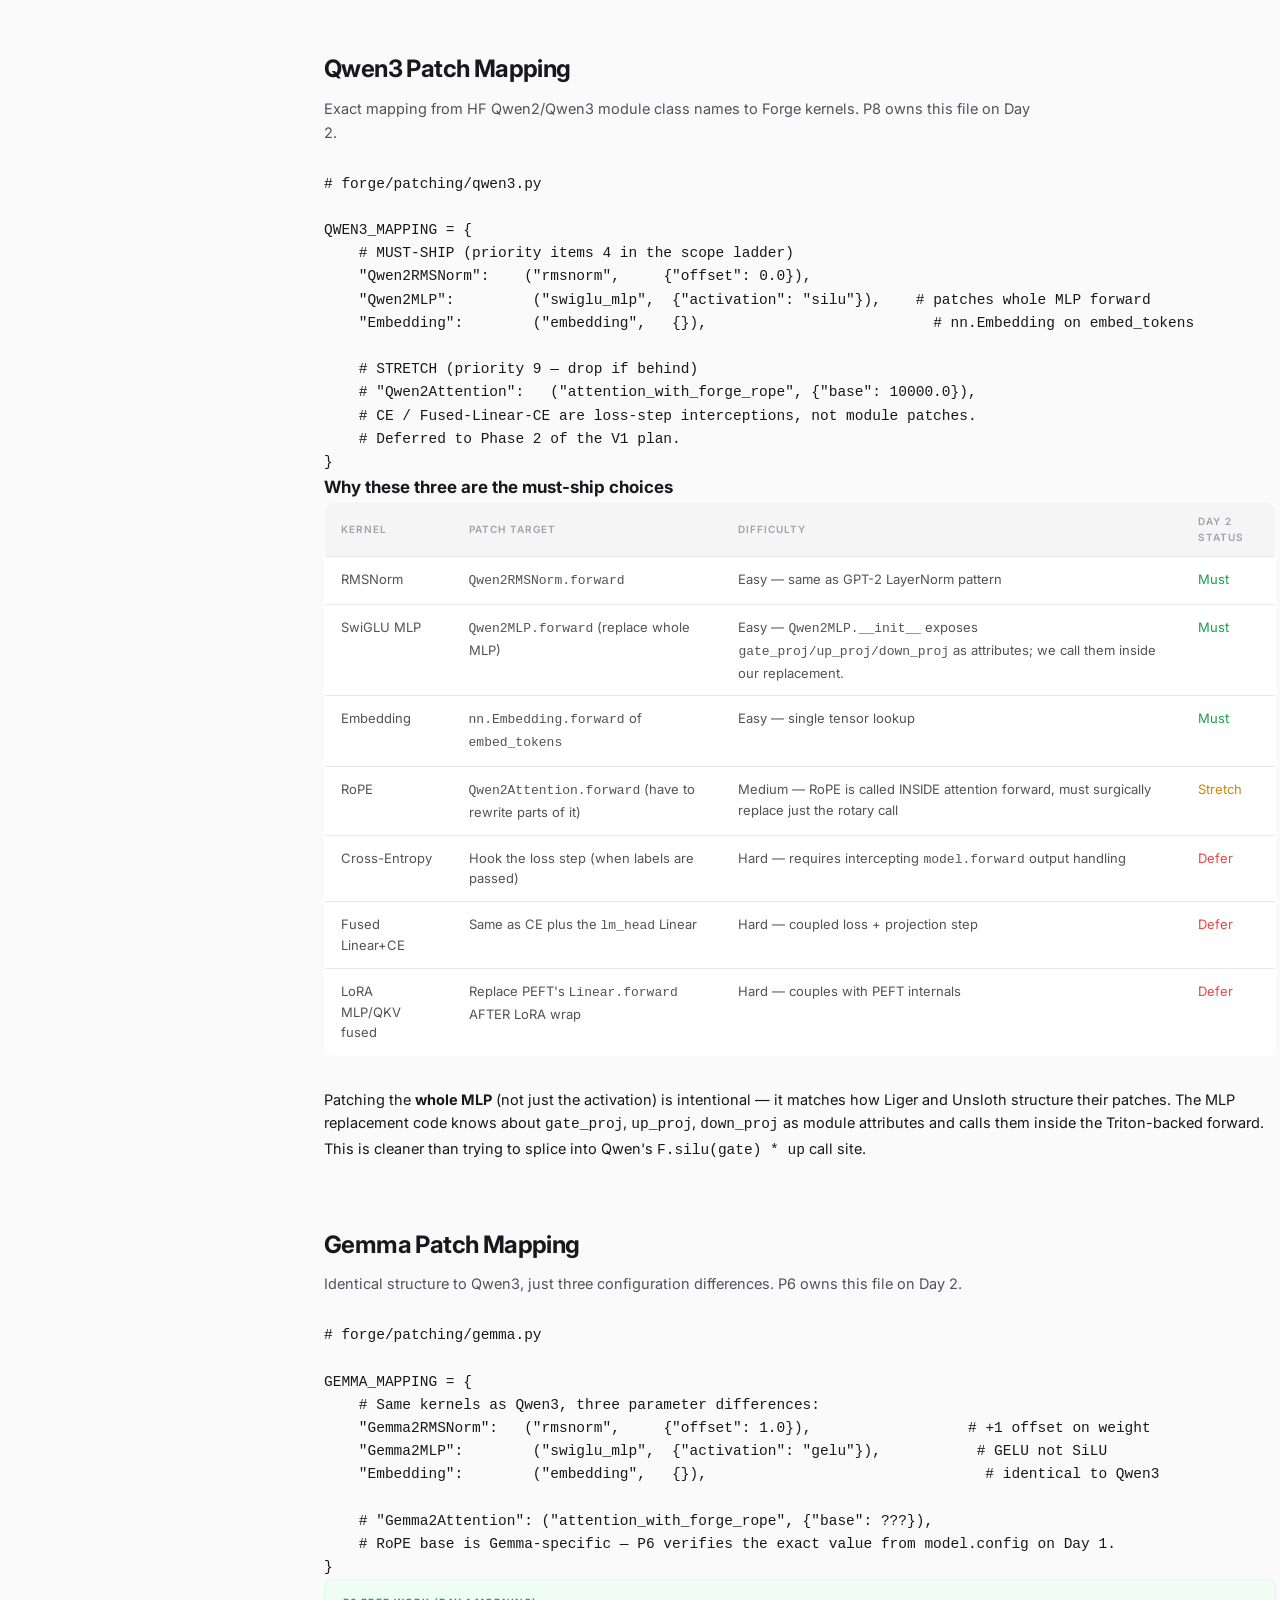
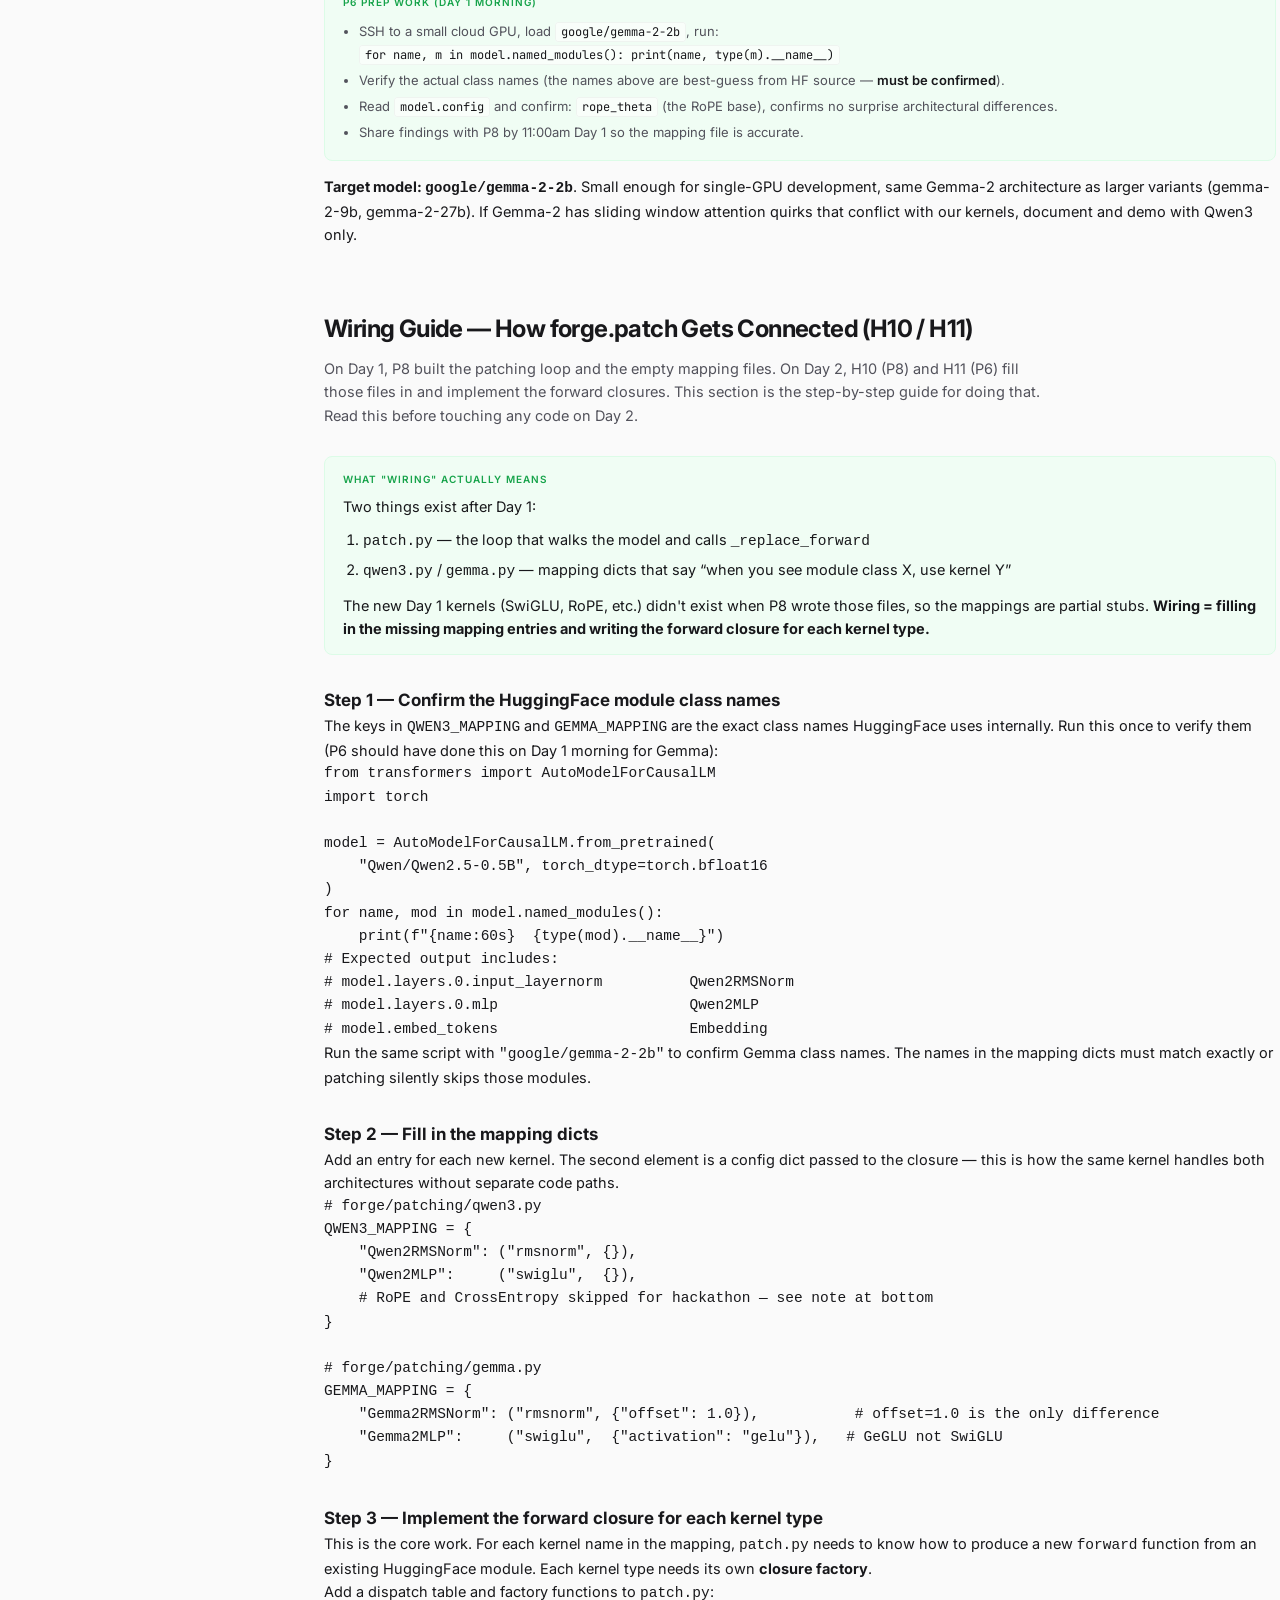
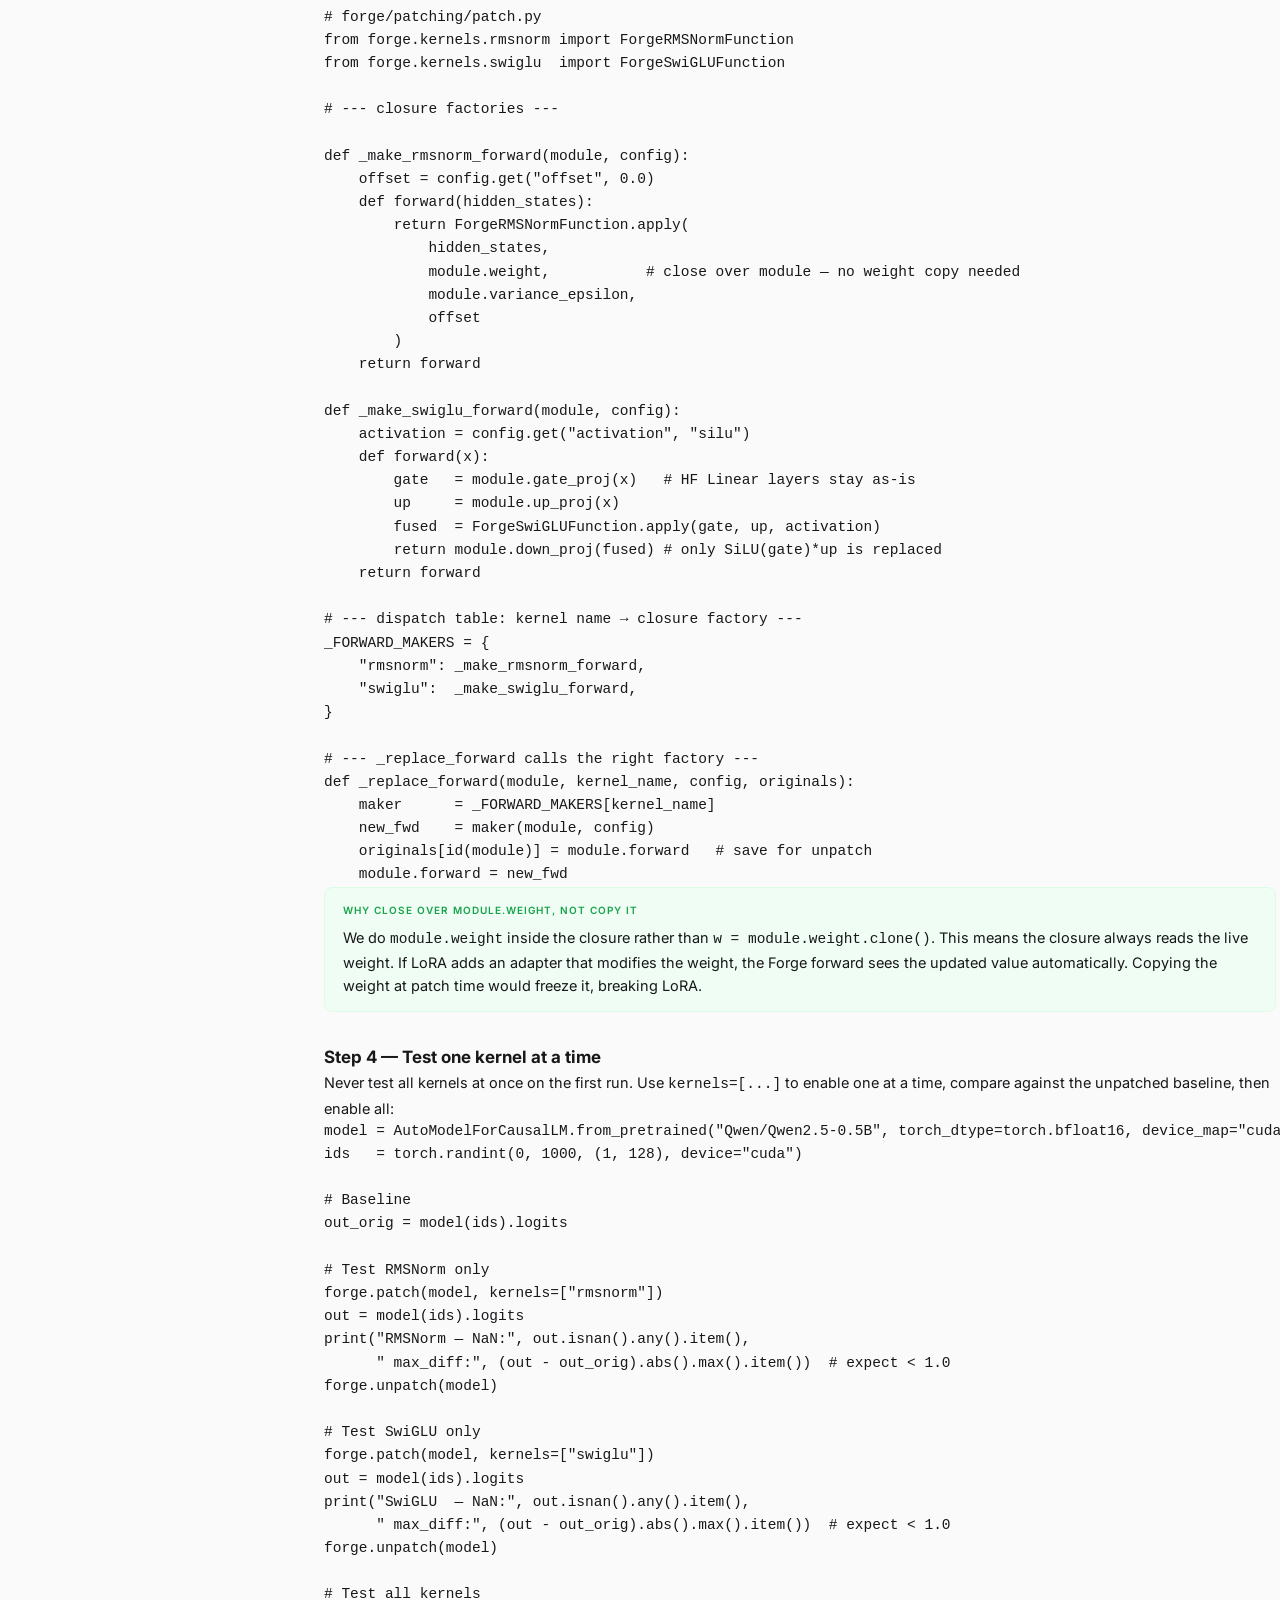
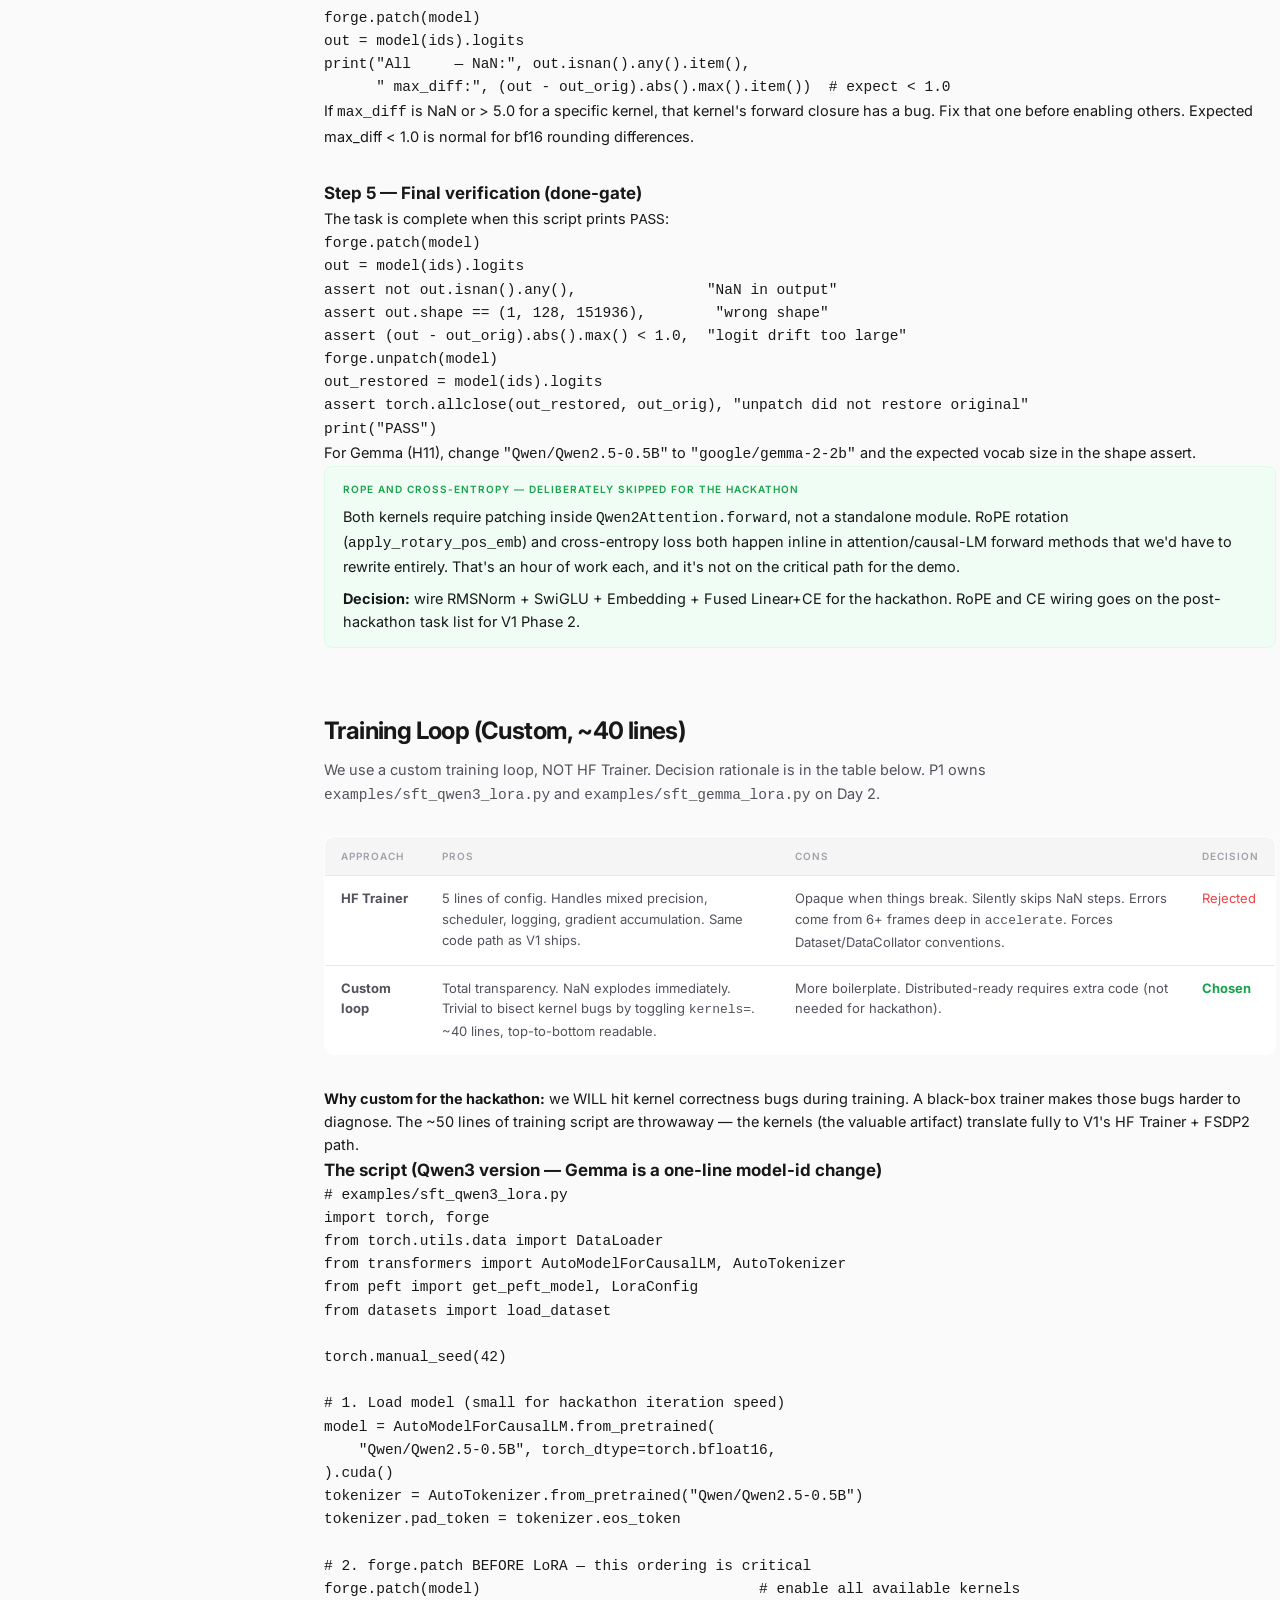
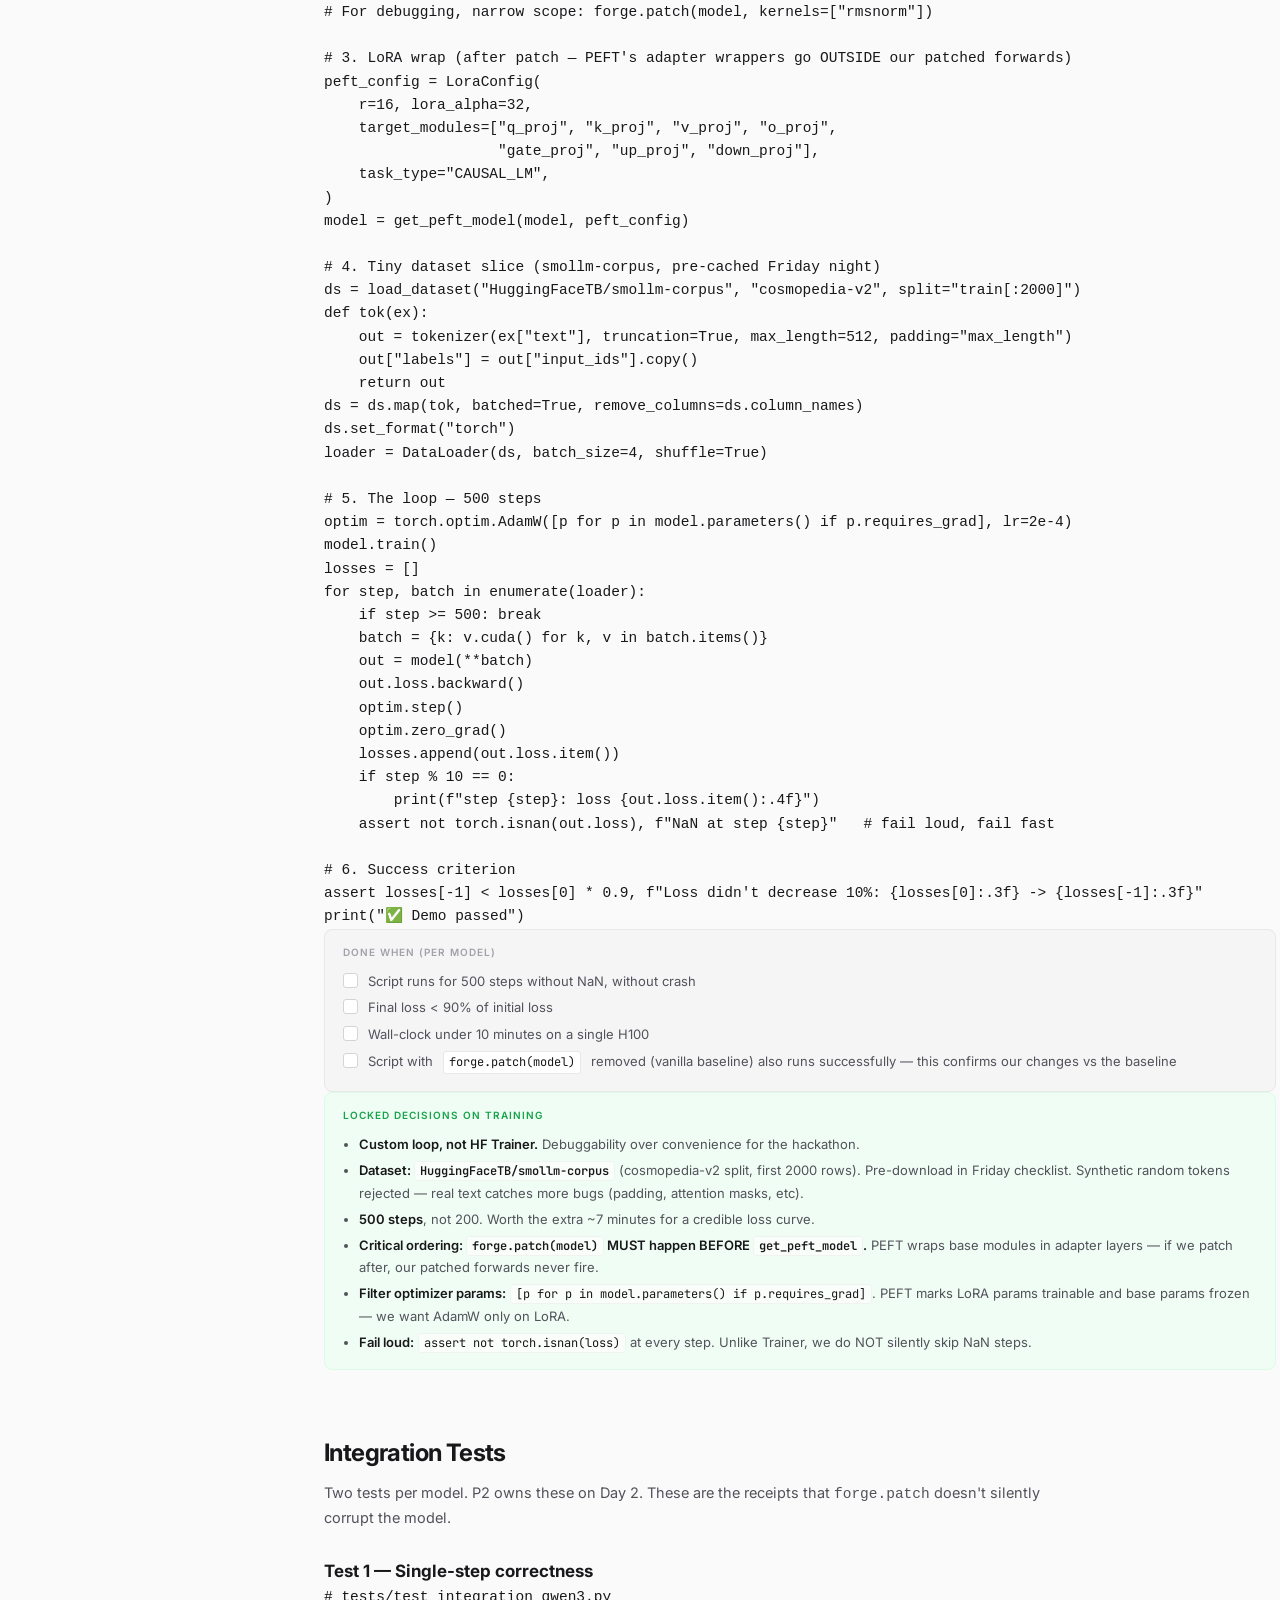
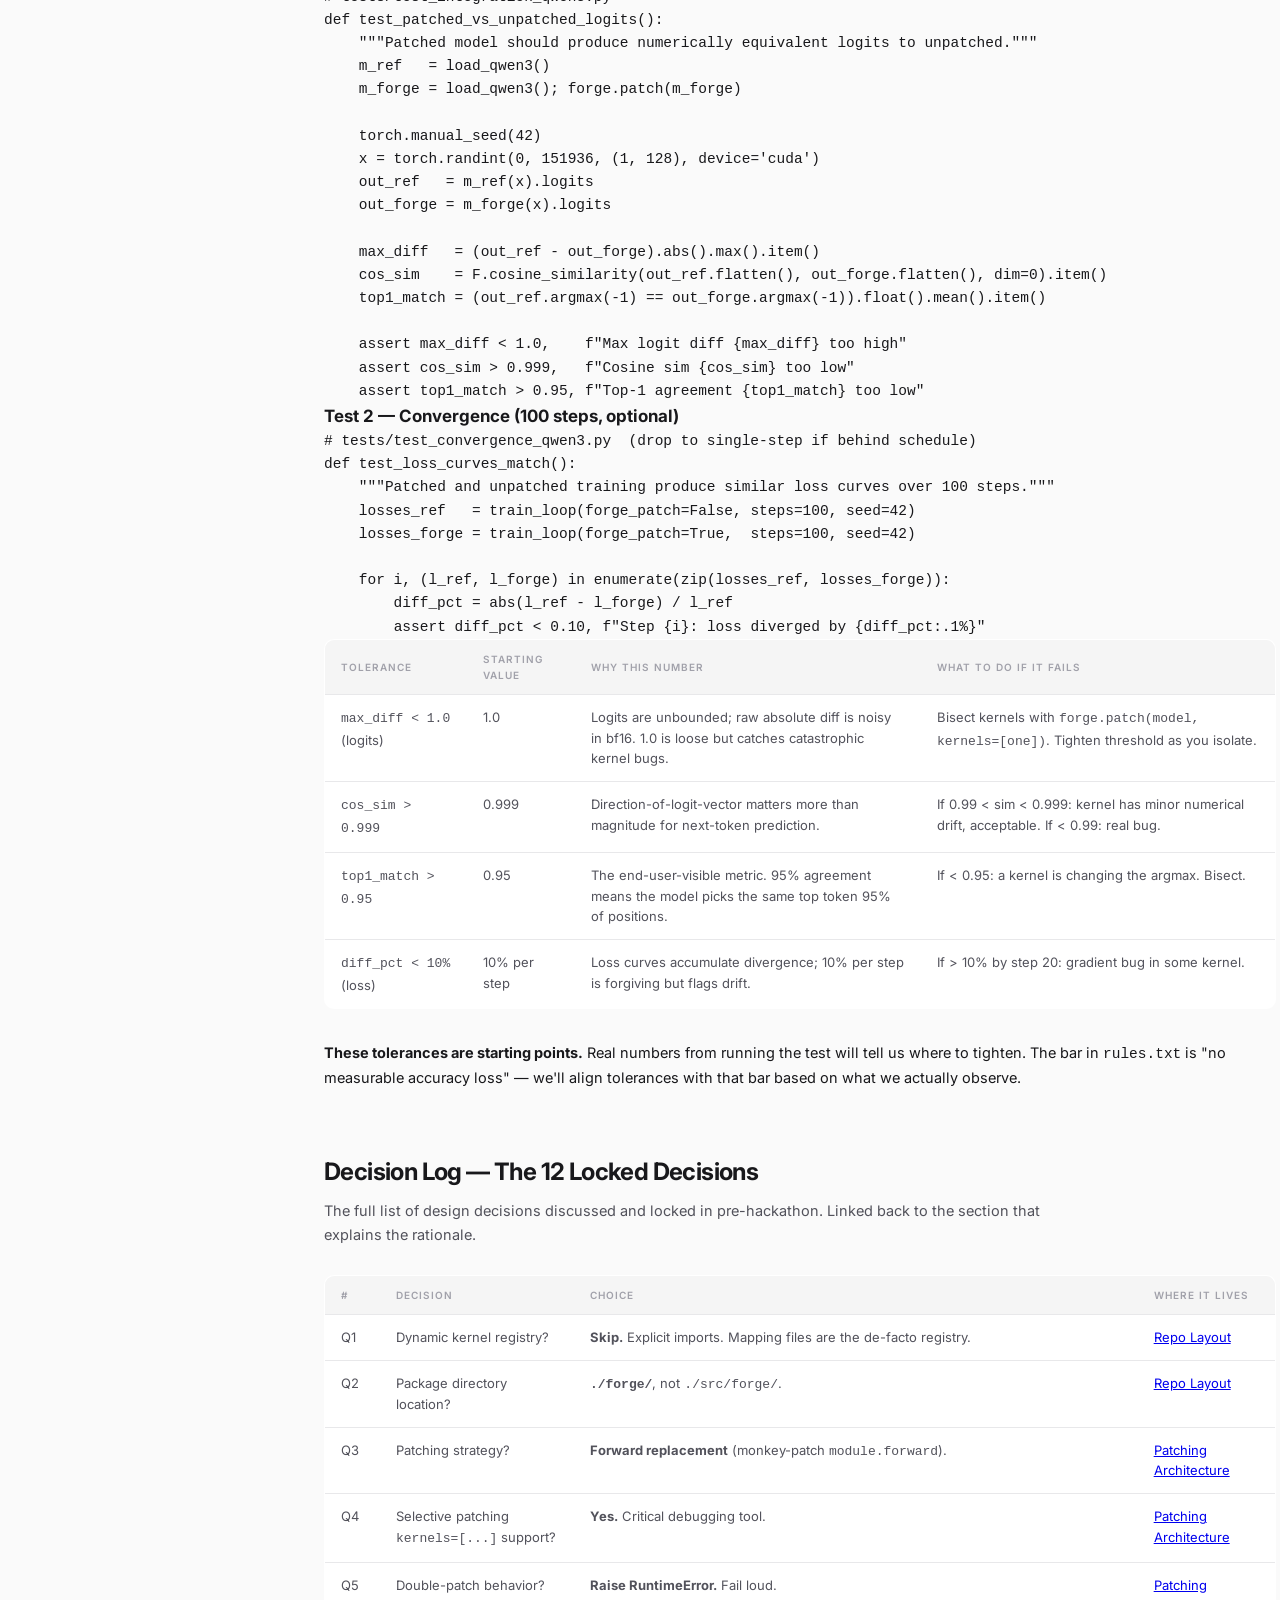
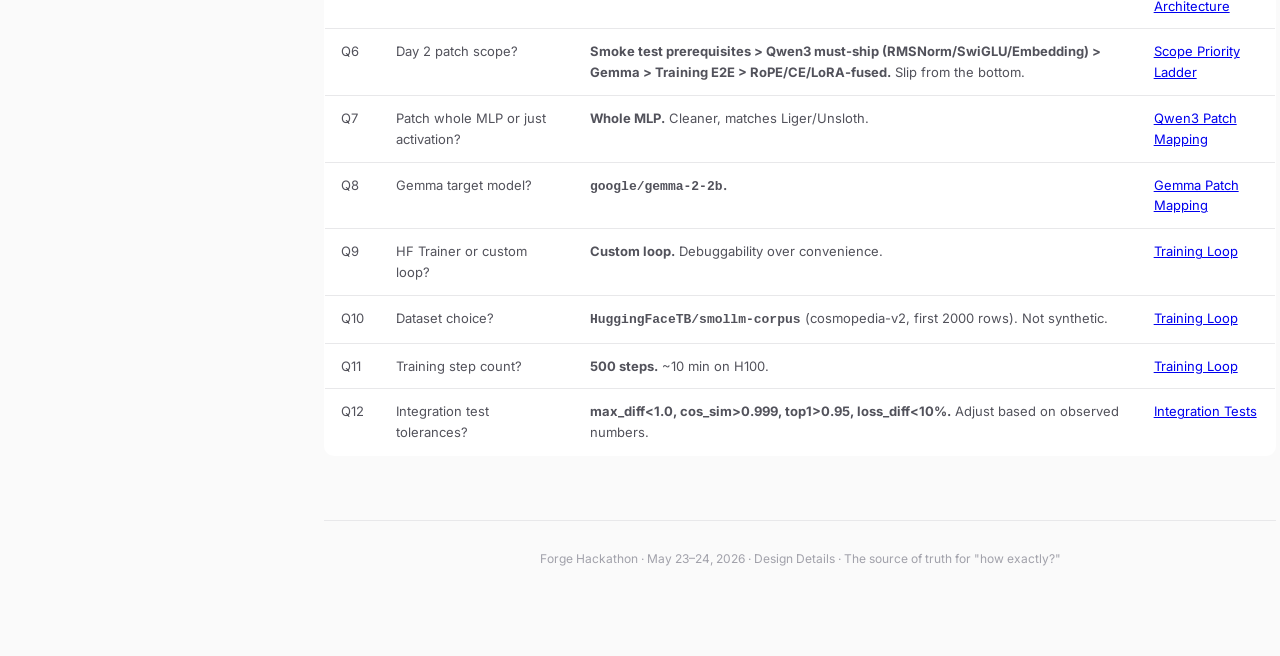
<file: details.html>
<!DOCTYPE html>
<html lang="en">
<head>
<meta charset="UTF-8">
<meta name="viewport" content="width=device-width, initial-scale=1.0">
<title>Forge Hackathon &mdash; Design Details &middot; Package, Patching, Training</title>
<link rel="preconnect" href="https://fonts.googleapis.com">
<link rel="preconnect" href="https://fonts.gstatic.com" crossorigin>
<link href="https://fonts.googleapis.com/css2?family=Inter:wght@400;500;600;700;800;900&family=JetBrains+Mono:wght@400;500;600&display=swap" rel="stylesheet">
<link rel="icon" type="image/svg+xml" href="favicon.svg">
<link rel="stylesheet" href="styles.css">
</head>
<body>
<div class="layout">

<!-- ===== SIDEBAR ===== -->
<aside class="sidebar">
  <a class="sidebar-brand-link" href="index.html">
    <div class="sidebar-brand"><span class="fire">Forge</span> Hackathon</div>
    <div class="sidebar-date">May 23 &ndash; 24, 2026</div>
  </a>
  <div class="sidebar-note">Sections marked with <span class="important-marker">*</span> are important.</div>


  <details class="sidebar-group" data-page="index.html">
  <summary class="sidebar-section"><a href="index.html" class="sidebar-group-title important" onclick="event.stopPropagation()">Overview</a><span class="sidebar-group-arrow" aria-hidden="true"></span></summary>
  <nav>
    <a href="index.html#target">Target &amp; Demo</a>
    <a href="index.html#schedule">Schedule</a>
    <a href="index.html#assignments">Team Assignments</a>
    <a href="index.html#prep">Pre-Hackathon Checklist</a>
  </nav>
  </details>

  <details class="sidebar-group" data-page="day1.html">
  <summary class="sidebar-section"><a href="day1.html" class="sidebar-group-title important" onclick="event.stopPropagation()">Day 1 &mdash; 8 Parallel Tracks</a><span class="sidebar-group-arrow" aria-hidden="true"></span></summary>
  <nav>
    <a href="day1.html#d1-t1">H1 &middot; SwiGLU kernel</a>
    <a href="day1.html#d1-t2">H2 &middot; RoPE kernel</a>
    <a href="day1.html#d1-t3">H3 &middot; Cross-Entropy kernel</a>
    <a href="day1.html#d1-t4">H4 &middot; LoRA MLP fused</a>
    <a href="day1.html#d1-t5">H5 &middot; LoRA QKV fused</a>
    <a href="day1.html#d1-t6">H6 &middot; GeGLU kernel</a>
    <a href="day1.html#d1-t7">H7 &middot; Package scaffold + porting</a>
    <a href="day1.html#d1-t8">H8 &middot; Patching infra + FSDP2</a>
  </nav>
  </details>

  <details class="sidebar-group" data-page="day2.html">
  <summary class="sidebar-section"><a href="day2.html" class="sidebar-group-title important" onclick="event.stopPropagation()">Day 2 &mdash; Integration Sprint</a><span class="sidebar-group-arrow" aria-hidden="true"></span></summary>
  <nav>
    <a href="day2.html#d2-t1">H9 &middot; Port Day 1 kernels</a>
    <a href="day2.html#d2-t2">H10 &middot; forge.patch (Qwen3)</a>
    <a href="day2.html#d2-t3">H11 &middot; forge.patch (Gemma)</a>
    <a href="day2.html#d2-t4">H12 &middot; Training pipeline</a>
    <a href="day2.html#d2-t5">H13 &middot; Test suite + integration</a>
    <a href="day2.html#d2-t6">H14 &middot; Benchmarks + docs</a>
    <a href="day2.html#d2-t7">H15 &middot; FSDP2 smoke test</a>
    <a href="day2.html#d2-retro">Retro &amp; Next 4 Weeks (Sun eve)</a>
  </nav>
  </details>

  <details class="sidebar-group" data-page="smoketest.html">
  <summary class="sidebar-section"><a href="smoketest.html" class="sidebar-group-title" onclick="event.stopPropagation()">Smoke Test</a><span class="sidebar-group-arrow" aria-hidden="true"></span></summary>
  <nav>
    <a href="smoketest.html#smoketest">FSDP2 Smoke Test (H15)</a>
  </nav>
  </details>

  <details class="sidebar-group" data-page="practices.html">
  <summary class="sidebar-section"><a href="practices.html" class="sidebar-group-title important" onclick="event.stopPropagation()">Engineering Practices</a><span class="sidebar-group-arrow" aria-hidden="true"></span></summary>
  <nav>
    <a href="practices.html#good-practices">Good Practices (Build Workflow)</a>
    <a href="practices.html#ai-tips">Tips for Using AI</a>
  </nav>
  </details>

  <details class="sidebar-group" data-page="details.html">
  <summary class="sidebar-section"><a href="details.html" class="sidebar-group-title" onclick="event.stopPropagation()">Design Details</a><span class="sidebar-group-arrow" aria-hidden="true"></span></summary>
  <nav>
    <a href="details.html#scope">Scope Priority Ladder</a>
    <a href="details.html#repo">Repo + Package Layout</a>
    <a href="details.html#patching-design">Patching Architecture</a>
    <a href="details.html#qwen3-map">Qwen3 Patch Mapping</a>
    <a href="details.html#gemma-map">Gemma Patch Mapping</a>
    <a href="details.html#training">Training Loop (Custom)</a>
    <a href="details.html#integration">Integration Tests</a>
    <a href="details.html#wiring">Wiring Guide (H10 / H11)</a>
    <a href="details.html#decisions">Decision Log (12)</a>
  </nav>
  </details>

  <details class="sidebar-group" data-page="planning.html">
  <summary class="sidebar-section"><a href="planning.html" class="sidebar-group-title" onclick="event.stopPropagation()">Planning</a><span class="sidebar-group-arrow" aria-hidden="true"></span></summary>
  <nav>
    <a href="planning.html#deps">Dependencies</a>
    <a href="planning.html#risks">Risks &amp; Contingency</a>
    <a href="planning.html#stretch">Stretch Goals</a>
  </nav>
  </details>

  <div class="sidebar-stats">
    <div class="stat-row">
      <span class="stat-label">Tasks</span>
      <span class="stat-value">15 core + 2 stretch</span>
    </div>
    <div class="stat-row">
      <span class="stat-label">People</span>
      <span class="stat-value">8</span>
    </div>
    <div class="stat-row">
      <span class="stat-label">Hours</span>
      <span class="stat-value">~15 hrs</span>
    </div>
    <div class="stat-row">
      <span class="stat-label">Kernels</span>
      <span class="stat-value">9 (Qwen3 + Gemma)</span>
    </div>
  </div>
</aside>

<!-- ===== MAIN ===== -->
<main>

<a class="back-link" href="index.html"><span class="arrow">&larr;</span> Back to overview</a>

<div class="page-header">
  <h1>Design Details</h1>
  <p>The finer details the team needs to execute Day 2 without ambiguity. Exact package layout, patching pattern, concrete Qwen3 + Gemma module mappings, the custom training loop, integration test tolerances, and the locked decision log. <strong>When in doubt, this page is the source of truth.</strong></p>
</div>

<!-- ===== SCOPE PRIORITY LADDER ===== -->
<section id="scope">
  <h2>Scope Priority Ladder</h2>
  <p class="section-desc">
    Everything on Day 2 is structured around one principle: <strong>the FSDP2 smoke test never slips</strong>. If we run out of time, we slip from the bottom of this ladder, not the top. The smoke test answers the single biggest architectural risk in V1 &mdash; failing to get a verdict on it is worse than shipping a partial training demo.
  </p>

  <table class="matrix">
    <thead>
      <tr>
        <th>Priority</th>
        <th>Item</th>
        <th>Required for the smoke test?</th>
        <th>Required for the training-E2E demo?</th>
        <th>Slips when behind?</th>
      </tr>
    </thead>
    <tbody>
      <tr>
        <td><strong>1</strong></td>
        <td class="task-cell">Package installable (<code>pip install -e .</code>) + <code>ForgeRMSNorm</code> ported</td>
        <td style="color: var(--green);">Yes</td>
        <td style="color: var(--green);">Yes</td>
        <td style="color: var(--green);"><strong>Never</strong></td>
      </tr>
      <tr>
        <td><strong>2</strong></td>
        <td class="task-cell">Smoke test script (<code>tests/test_fsdp2_smoke.py</code>) staged and runnable</td>
        <td style="color: var(--green);">Yes</td>
        <td>No</td>
        <td style="color: var(--green);"><strong>Never</strong></td>
      </tr>
      <tr>
        <td><strong>3</strong></td>
        <td class="task-cell">Patching infra (<code>forge.patch</code>/<code>forge.unpatch</code>) working</td>
        <td>No</td>
        <td style="color: var(--green);">Yes</td>
        <td>If H10 is past 13:30</td>
      </tr>
      <tr>
        <td><strong>4</strong></td>
        <td class="task-cell">Qwen3 patches: RMSNorm + SwiGLU + Embedding</td>
        <td>No</td>
        <td style="color: var(--green);">Yes</td>
        <td>RoPE drops first if H10 slips</td>
      </tr>
      <tr>
        <td><strong>5</strong></td>
        <td class="task-cell">Gemma patches: RMSNorm(offset=1.0) + GeGLU + Embedding</td>
        <td>No</td>
        <td style="color: var(--green);">Yes</td>
        <td>Demo with Qwen3 only if H11 slips</td>
      </tr>
      <tr>
        <td><strong>6</strong></td>
        <td class="task-cell">Qwen3 LoRA SFT training E2E (500 steps, loss decreases)</td>
        <td>No</td>
        <td style="color: var(--green);">Yes</td>
        <td>Reduce to 200 steps before dropping</td>
      </tr>
      <tr>
        <td><strong>7</strong></td>
        <td class="task-cell">Gemma LoRA SFT training E2E</td>
        <td>No</td>
        <td style="color: var(--green);">Yes</td>
        <td>Drop before Qwen3</td>
      </tr>
      <tr>
        <td><strong>8</strong></td>
        <td class="task-cell">Integration tests (single-step + convergence) both models</td>
        <td>No</td>
        <td>Receipts</td>
        <td>Single-step only, skip convergence</td>
      </tr>
      <tr>
        <td><strong>9 (bottom)</strong></td>
        <td class="task-cell">RoPE patch + LoRA-fused patches + CE/Fused-Linear-CE patch</td>
        <td>No</td>
        <td>Stretch</td>
        <td style="color: var(--yellow);"><strong>Drop first</strong></td>
      </tr>
    </tbody>
  </table>

  <div class="approach-box">
    <div class="approach-label">The Rule</div>
    <ul>
      <li><strong>Items 1 + 2 MUST be done by 13:00 Sunday.</strong> P3 (smoke test runner) cannot start without them. Period.</li>
      <li><strong>Items 3 &ndash; 5 are the demo.</strong> If we ship these, we have a working "two architectures, kernels active" story even without convergence numbers.</li>
      <li><strong>Item 9 is acceptable to drop.</strong> CE/RoPE/LoRA-fused patches are Phase 2 work in the V1 plan anyway &mdash; pulling them in is a bonus, not a target.</li>
      <li><strong>Never trade smoke-test readiness for more kernel patches.</strong> A passing smoke test + Qwen3-only demo > full kernel patches + no smoke test.</li>
    </ul>
  </div>
</section>

<!-- ===== REPO + PACKAGE LAYOUT ===== -->
<section id="repo">
  <h2>Repo + Package Layout</h2>
  <p class="section-desc">The concrete directory structure that P7 builds on Day 1. Do not invent alternate structures &mdash; copy this exactly so everyone's import paths line up.</p>

  <pre><span class="comment"># Working directory: /Users/.../Forge KT/</span>
forge_kt/                              <span class="comment"># existing repo root</span>
└── forge/                             <span class="comment"># NEW &mdash; the pip-installable package (P7 creates Day 1)</span>
    ├── pyproject.toml                 <span class="comment"># name=forge, version=0.0.1.dev1, deps=[torch,triton,transformers]</span>
    ├── README.md                      <span class="comment"># one-paragraph + quickstart</span>
    ├── forge/                         <span class="comment"># the importable Python package</span>
    │   ├── __init__.py                <span class="comment"># exports: patch, unpatch, __version__</span>
    │   ├── kernels/
    │   │   ├── __init__.py            <span class="comment"># exports each Forge* class for explicit imports</span>
    │   │   ├── rmsnorm.py             <span class="comment"># ForgeRMSNorm (nn.Module) + ForgeRMSNormFunction</span>
    │   │   ├── layernorm.py
    │   │   ├── embedding.py
    │   │   ├── swiglu.py              <span class="comment"># Handles BOTH SiLU and GELU via activation: tl.constexpr</span>
    │   │   ├── rope.py
    │   │   ├── cross_entropy.py
    │   │   ├── fused_linear_ce.py
    │   │   ├── lora_mlp.py
    │   │   └── lora_qkv.py
    │   └── patching/
    │       ├── __init__.py            <span class="comment"># exports: patch, unpatch</span>
    │       ├── core.py                <span class="comment"># architecture-agnostic patch/unpatch logic</span>
    │       ├── qwen3.py               <span class="comment"># QWEN3_MAPPING dict</span>
    │       └── gemma.py               <span class="comment"># GEMMA_MAPPING dict</span>
    ├── tests/
    │   ├── test_kernels/              <span class="comment"># one test_*.py per kernel</span>
    │   ├── test_patch_qwen3.py
    │   ├── test_patch_gemma.py
    │   ├── test_integration_qwen3.py  <span class="comment"># patched vs unpatched logits</span>
    │   ├── test_integration_gemma.py
    │   └── test_fsdp2_smoke.py        <span class="comment"># H15 smoke test (see smoketest.html)</span>
    ├── examples/
    │   ├── sft_qwen3_lora.py          <span class="comment"># ~40-line custom training loop</span>
    │   └── sft_gemma_lora.py
    └── benchmarks/
        └── ...</pre>

  <div class="approach-box">
    <div class="approach-label">Locked Decisions on Layout</div>
    <ul>
      <li><strong>No dynamic registry.</strong> We have 9 kernels, not 50 &mdash; explicit imports are not painful. The patching mapping files (<code>qwen3.py</code>, <code>gemma.py</code>) ARE the de-facto registry. Skipping the registry removes one layer of indirection from the codebase.</li>
      <li><strong>Package directory at <code>./forge/</code>, not <code>./src/forge/</code>.</strong> Simpler. No src-layout learning curve. Liger-Kernel uses the same flat layout.</li>
      <li><strong>One kernel file = one Triton kernel + one autograd.Function + one nn.Module.</strong> Do NOT split across files. Reading <code>rmsnorm.py</code> top-to-bottom should give the full picture.</li>
      <li><strong>SwiGLU and GeGLU live in the SAME file</strong> (<code>kernels/swiglu.py</code>). The activation function is a <code>tl.constexpr</code> branch &mdash; compile-time, zero runtime overhead. P1 builds the SiLU path, P6 builds the GELU path, both PR into this one file.</li>
    </ul>
  </div>
</section>

<!-- ===== PATCHING ARCHITECTURE ===== -->
<section id="patching-design">
  <h2>Patching Architecture</h2>
  <p class="section-desc">How <code>forge.patch(model)</code> actually works. There are two valid approaches &mdash; we chose forward replacement (monkey-patching). The other approach (module replacement) is explicitly rejected.</p>

  <table class="matrix">
    <thead>
      <tr>
        <th>Approach</th>
        <th>What it does</th>
        <th>Pro</th>
        <th>Con</th>
        <th>Decision</th>
      </tr>
    </thead>
    <tbody>
      <tr>
        <td><strong>Module replacement</strong></td>
        <td>Walk <code>model.named_modules()</code>, replace <code>Qwen2RMSNorm</code> instances with <code>ForgeRMSNorm</code> instances (copy the weight)</td>
        <td>Clean, type-correct</td>
        <td>Breaks HF state_dict loading. Confuses FSDP2's wrapping policies (which match on the original class name).</td>
        <td style="color: #ef4444;">Rejected</td>
      </tr>
      <tr>
        <td><strong>Forward replacement</strong></td>
        <td>Walk modules, monkey-patch <code>module.forward = forge_forward_closure(module)</code>. Preserves the original module object.</td>
        <td>State_dict compatible. FSDP2-friendly. Reversible via <code>unpatch</code>. Already validated in <code>integration_gpt2large/integration_test.ipynb</code>.</td>
        <td>Monkey-patching is "ugly" but bounded.</td>
        <td style="color: var(--green);"><strong>Chosen</strong></td>
      </tr>
    </tbody>
  </table>

  <h3>Concrete pattern</h3>
  <pre><span class="comment"># forge/patching/core.py</span>
<span class="keyword">def</span> <span class="func">patch</span>(model, kernels=<span class="keyword">None</span>):
    <span class="string">"""Patch HF model in place. Returns the same model object.

    Args:
        model: HF causal LM (Qwen3 or Gemma).
        kernels: Optional list of kernel names to enable.
                 None = enable all available. Useful for debugging:
                 forge.patch(model, kernels=["rmsnorm"]) enables ONE kernel.
    """</span>
    <span class="keyword">if</span> <span class="func">hasattr</span>(model, <span class="string">'_forge_patched'</span>):
        <span class="keyword">raise</span> <span class="func">RuntimeError</span>(<span class="string">"Model already patched. Call unpatch first."</span>)

    arch = <span class="func">_detect_architecture</span>(model)        <span class="comment"># "qwen3" or "gemma"</span>
    mapping = <span class="func">_load_mapping</span>(arch)              <span class="comment"># imports qwen3.py or gemma.py</span>

    model._forge_originals = {}                  <span class="comment"># module_id -> original_forward</span>
    <span class="keyword">for</span> name, module <span class="keyword">in</span> model.<span class="func">named_modules</span>():
        cls_name = <span class="func">type</span>(module).__name__
        <span class="keyword">if</span> cls_name <span class="keyword">in</span> mapping:
            kernel_name, config = mapping[cls_name]
            <span class="keyword">if</span> kernels <span class="keyword">is not</span> <span class="keyword">None</span> <span class="keyword">and</span> kernel_name <span class="keyword">not in</span> kernels:
                <span class="keyword">continue</span>
            <span class="func">_replace_forward</span>(module, kernel_name, config, model._forge_originals)

    model._forge_patched = <span class="keyword">True</span>
    <span class="keyword">return</span> model


<span class="keyword">def</span> <span class="func">unpatch</span>(model):
    <span class="string">"""Restore original forwards. Idempotent."""</span>
    <span class="keyword">if</span> <span class="keyword">not</span> <span class="func">hasattr</span>(model, <span class="string">'_forge_patched'</span>):
        <span class="keyword">return</span> model
    <span class="keyword">for</span> module_id, original_fwd <span class="keyword">in</span> model._forge_originals.<span class="func">items</span>():
        module = <span class="func">_id_to_module</span>(model, module_id)
        module.forward = original_fwd
    <span class="keyword">del</span> model._forge_originals
    <span class="keyword">del</span> model._forge_patched
    <span class="keyword">return</span> model


<span class="comment"># THE CLOSURE FACTORY &mdash; critical to avoid Python's late-binding loop bug</span>
<span class="keyword">def</span> <span class="func">_replace_forward</span>(module, kernel_name, config, originals):
    originals[<span class="func">id</span>(module)] = module.forward
    forge_module = <span class="func">_build_forge_kernel</span>(kernel_name, config, module)
    module.forward = <span class="func">_make_forward</span>(forge_module)

<span class="keyword">def</span> <span class="func">_make_forward</span>(forge_module):
    <span class="keyword">def</span> <span class="func">forward</span>(*args, **kwargs):
        <span class="keyword">return</span> forge_module(*args, **kwargs)
    <span class="keyword">return</span> forward                          <span class="comment"># closure binds forge_module correctly</span>


<span class="keyword">def</span> <span class="func">_detect_architecture</span>(model):
    model_type = model.config.model_type     <span class="comment"># set by HF</span>
    <span class="keyword">if</span> model_type == <span class="string">"qwen2"</span>: <span class="keyword">return</span> <span class="string">"qwen3"</span>   <span class="comment"># Qwen2.5 reports "qwen2"</span>
    <span class="keyword">if</span> model_type == <span class="string">"gemma2"</span>: <span class="keyword">return</span> <span class="string">"gemma"</span>
    <span class="keyword">raise</span> <span class="func">ValueError</span>(<span class="func">f</span><span class="string">"Unsupported architecture: {model_type}"</span>)</pre>

  <div class="approach-box">
    <div class="approach-label">Locked Decisions on Patching</div>
    <ul>
      <li><strong>Forward replacement</strong> (monkey-patch <code>module.forward</code>), NOT module replacement. Already validated in the GPT-2 integration test.</li>
      <li><strong>Idempotency:</strong> Double-patch <strong>raises RuntimeError</strong>. We do NOT silently no-op. Failing loud catches the bug where someone forgets to <code>unpatch</code> in a test fixture.</li>
      <li><strong>Selective patching:</strong> <code>forge.patch(model, kernels=["rmsnorm"])</code> is supported from Day 2 onward. This is the #1 debugging tool when training diverges &mdash; enable kernels one at a time to bisect the broken one.</li>
      <li><strong>Closure factory pattern is mandatory.</strong> Do NOT write <code>module.forward = lambda x: forge_module(x)</code> directly inside a loop &mdash; Python's late binding will silently break it. Use <code>_make_forward()</code>.</li>
    </ul>
  </div>
</section>

<!-- ===== QWEN3 PATCH MAPPING ===== -->
<section id="qwen3-map">
  <h2>Qwen3 Patch Mapping</h2>
  <p class="section-desc">Exact mapping from HF Qwen2/Qwen3 module class names to Forge kernels. P8 owns this file on Day 2.</p>

  <pre><span class="comment"># forge/patching/qwen3.py</span>

QWEN3_MAPPING = {
    <span class="comment"># MUST-SHIP (priority items 4 in the scope ladder)</span>
    <span class="string">"Qwen2RMSNorm"</span>:    (<span class="string">"rmsnorm"</span>,     {<span class="string">"offset"</span>: 0.0}),
    <span class="string">"Qwen2MLP"</span>:         (<span class="string">"swiglu_mlp"</span>,  {<span class="string">"activation"</span>: <span class="string">"silu"</span>}),    <span class="comment"># patches whole MLP forward</span>
    <span class="string">"Embedding"</span>:        (<span class="string">"embedding"</span>,   {}),                          <span class="comment"># nn.Embedding on embed_tokens</span>

    <span class="comment"># STRETCH (priority 9 &mdash; drop if behind)</span>
    <span class="comment"># "Qwen2Attention":   ("attention_with_forge_rope", {"base": 10000.0}),</span>
    <span class="comment"># CE / Fused-Linear-CE are loss-step interceptions, not module patches.</span>
    <span class="comment"># Deferred to Phase 2 of the V1 plan.</span>
}</pre>

  <h3>Why these three are the must-ship choices</h3>
  <table class="matrix">
    <thead>
      <tr>
        <th>Kernel</th>
        <th>Patch target</th>
        <th>Difficulty</th>
        <th>Day 2 status</th>
      </tr>
    </thead>
    <tbody>
      <tr>
        <td>RMSNorm</td>
        <td><code>Qwen2RMSNorm.forward</code></td>
        <td>Easy &mdash; same as GPT-2 LayerNorm pattern</td>
        <td style="color: var(--green);">Must</td>
      </tr>
      <tr>
        <td>SwiGLU MLP</td>
        <td><code>Qwen2MLP.forward</code> (replace whole MLP)</td>
        <td>Easy &mdash; <code>Qwen2MLP.__init__</code> exposes <code>gate_proj/up_proj/down_proj</code> as attributes; we call them inside our replacement.</td>
        <td style="color: var(--green);">Must</td>
      </tr>
      <tr>
        <td>Embedding</td>
        <td><code>nn.Embedding.forward</code> of <code>embed_tokens</code></td>
        <td>Easy &mdash; single tensor lookup</td>
        <td style="color: var(--green);">Must</td>
      </tr>
      <tr>
        <td>RoPE</td>
        <td><code>Qwen2Attention.forward</code> (have to rewrite parts of it)</td>
        <td>Medium &mdash; RoPE is called INSIDE attention forward, must surgically replace just the rotary call</td>
        <td style="color: var(--yellow);">Stretch</td>
      </tr>
      <tr>
        <td>Cross-Entropy</td>
        <td>Hook the loss step (when labels are passed)</td>
        <td>Hard &mdash; requires intercepting <code>model.forward</code> output handling</td>
        <td style="color: #ef4444;">Defer</td>
      </tr>
      <tr>
        <td>Fused Linear+CE</td>
        <td>Same as CE plus the <code>lm_head</code> Linear</td>
        <td>Hard &mdash; coupled loss + projection step</td>
        <td style="color: #ef4444;">Defer</td>
      </tr>
      <tr>
        <td>LoRA MLP/QKV fused</td>
        <td>Replace PEFT's <code>Linear.forward</code> AFTER LoRA wrap</td>
        <td>Hard &mdash; couples with PEFT internals</td>
        <td style="color: #ef4444;">Defer</td>
      </tr>
    </tbody>
  </table>

  <p>Patching the <strong>whole MLP</strong> (not just the activation) is intentional &mdash; it matches how Liger and Unsloth structure their patches. The MLP replacement code knows about <code>gate_proj</code>, <code>up_proj</code>, <code>down_proj</code> as module attributes and calls them inside the Triton-backed forward. This is cleaner than trying to splice into Qwen's <code>F.silu(gate) * up</code> call site.</p>
</section>

<!-- ===== GEMMA PATCH MAPPING ===== -->
<section id="gemma-map">
  <h2>Gemma Patch Mapping</h2>
  <p class="section-desc">Identical structure to Qwen3, just three configuration differences. P6 owns this file on Day 2.</p>

  <pre><span class="comment"># forge/patching/gemma.py</span>

GEMMA_MAPPING = {
    <span class="comment"># Same kernels as Qwen3, three parameter differences:</span>
    <span class="string">"Gemma2RMSNorm"</span>:   (<span class="string">"rmsnorm"</span>,     {<span class="string">"offset"</span>: 1.0}),                  <span class="comment"># +1 offset on weight</span>
    <span class="string">"Gemma2MLP"</span>:        (<span class="string">"swiglu_mlp"</span>,  {<span class="string">"activation"</span>: <span class="string">"gelu"</span>}),           <span class="comment"># GELU not SiLU</span>
    <span class="string">"Embedding"</span>:        (<span class="string">"embedding"</span>,   {}),                                <span class="comment"># identical to Qwen3</span>

    <span class="comment"># "Gemma2Attention": ("attention_with_forge_rope", {"base": ???}),</span>
    <span class="comment"># RoPE base is Gemma-specific &mdash; P6 verifies the exact value from model.config on Day 1.</span>
}</pre>

  <div class="approach-box">
    <div class="approach-label">P6 Prep Work (Day 1 morning)</div>
    <ul>
      <li>SSH to a small cloud GPU, load <code>google/gemma-2-2b</code>, run:<br><code>for name, m in model.named_modules(): print(name, type(m).__name__)</code></li>
      <li>Verify the actual class names (the names above are best-guess from HF source &mdash; <strong>must be confirmed</strong>).</li>
      <li>Read <code>model.config</code> and confirm: <code>rope_theta</code> (the RoPE base), confirms no surprise architectural differences.</li>
      <li>Share findings with P8 by 11:00am Day 1 so the mapping file is accurate.</li>
    </ul>
  </div>

  <p><strong>Target model: <code>google/gemma-2-2b</code></strong>. Small enough for single-GPU development, same Gemma-2 architecture as larger variants (gemma-2-9b, gemma-2-27b). If Gemma-2 has sliding window attention quirks that conflict with our kernels, document and demo with Qwen3 only.</p>
</section>

<!-- ===== WIRING GUIDE ===== -->
<section id="wiring">
  <h2>Wiring Guide &mdash; How forge.patch Gets Connected (H10 / H11)</h2>
  <p class="section-desc">
    On Day 1, P8 built the patching loop and the empty mapping files. On Day 2, H10 (P8) and H11 (P6) fill those files in and implement the forward closures. This section is the step-by-step guide for doing that. Read this before touching any code on Day 2.
  </p>

  <div class="approach-box">
    <div class="approach-label">What "wiring" actually means</div>
    <p style="margin:0 0 8px 0;">Two things exist after Day 1:</p>
    <ol style="margin:0; padding-left:20px; line-height:1.9;">
      <li><code>patch.py</code> &mdash; the loop that walks the model and calls <code>_replace_forward</code></li>
      <li><code>qwen3.py</code> / <code>gemma.py</code> &mdash; mapping dicts that say &ldquo;when you see module class X, use kernel Y&rdquo;</li>
    </ol>
    <p style="margin:8px 0 0 0;">The new Day 1 kernels (SwiGLU, RoPE, etc.) didn't exist when P8 wrote those files, so the mappings are partial stubs. <strong>Wiring = filling in the missing mapping entries and writing the forward closure for each kernel type.</strong></p>
  </div>

  <h3 style="margin-top:32px;">Step 1 &mdash; Confirm the HuggingFace module class names</h3>
  <p>The keys in <code>QWEN3_MAPPING</code> and <code>GEMMA_MAPPING</code> are the exact class names HuggingFace uses internally. Run this once to verify them (P6 should have done this on Day 1 morning for Gemma):</p>
  <pre><span class="keyword">from</span> transformers <span class="keyword">import</span> AutoModelForCausalLM
<span class="keyword">import</span> torch

model = AutoModelForCausalLM.<span class="func">from_pretrained</span>(
    <span class="string">"Qwen/Qwen2.5-0.5B"</span>, torch_dtype=torch.bfloat16
)
<span class="keyword">for</span> name, mod <span class="keyword">in</span> model.<span class="func">named_modules</span>():
    print(f<span class="string">"{name:60s}  {type(mod).__name__}"</span>)
<span class="comment"># Expected output includes:
# model.layers.0.input_layernorm          Qwen2RMSNorm
# model.layers.0.mlp                      Qwen2MLP
# model.embed_tokens                      Embedding</span></pre>
  <p>Run the same script with <code>"google/gemma-2-2b"</code> to confirm Gemma class names. The names in the mapping dicts must match exactly or patching silently skips those modules.</p>

  <h3 style="margin-top:32px;">Step 2 &mdash; Fill in the mapping dicts</h3>
  <p>Add an entry for each new kernel. The second element is a config dict passed to the closure &mdash; this is how the same kernel handles both architectures without separate code paths.</p>
  <pre><span class="comment"># forge/patching/qwen3.py</span>
QWEN3_MAPPING = {
    <span class="string">"Qwen2RMSNorm"</span>: (<span class="string">"rmsnorm"</span>, {}),
    <span class="string">"Qwen2MLP"</span>:     (<span class="string">"swiglu"</span>,  {}),
    <span class="comment"># RoPE and CrossEntropy skipped for hackathon — see note at bottom</span>
}

<span class="comment"># forge/patching/gemma.py</span>
GEMMA_MAPPING = {
    <span class="string">"Gemma2RMSNorm"</span>: (<span class="string">"rmsnorm"</span>, {<span class="string">"offset"</span>: 1.0}),           <span class="comment"># offset=1.0 is the only difference</span>
    <span class="string">"Gemma2MLP"</span>:     (<span class="string">"swiglu"</span>,  {<span class="string">"activation"</span>: <span class="string">"gelu"</span>}),   <span class="comment"># GeGLU not SwiGLU</span>
}</pre>

  <h3 style="margin-top:32px;">Step 3 &mdash; Implement the forward closure for each kernel type</h3>
  <p>This is the core work. For each kernel name in the mapping, <code>patch.py</code> needs to know how to produce a new <code>forward</code> function from an existing HuggingFace module. Each kernel type needs its own <strong>closure factory</strong>.</p>
  <p>Add a dispatch table and factory functions to <code>patch.py</code>:</p>

  <pre><span class="comment"># forge/patching/patch.py</span>
<span class="keyword">from</span> forge.kernels.rmsnorm <span class="keyword">import</span> ForgeRMSNormFunction
<span class="keyword">from</span> forge.kernels.swiglu  <span class="keyword">import</span> ForgeSwiGLUFunction

<span class="comment"># --- closure factories ---</span>

<span class="keyword">def</span> <span class="func">_make_rmsnorm_forward</span>(module, config):
    offset = config.<span class="func">get</span>(<span class="string">"offset"</span>, 0.0)
    <span class="keyword">def</span> <span class="func">forward</span>(hidden_states):
        <span class="keyword">return</span> ForgeRMSNormFunction.<span class="func">apply</span>(
            hidden_states,
            module.weight,           <span class="comment"># close over module — no weight copy needed</span>
            module.variance_epsilon,
            offset
        )
    <span class="keyword">return</span> forward

<span class="keyword">def</span> <span class="func">_make_swiglu_forward</span>(module, config):
    activation = config.<span class="func">get</span>(<span class="string">"activation"</span>, <span class="string">"silu"</span>)
    <span class="keyword">def</span> <span class="func">forward</span>(x):
        gate   = module.<span class="func">gate_proj</span>(x)   <span class="comment"># HF Linear layers stay as-is</span>
        up     = module.<span class="func">up_proj</span>(x)
        fused  = ForgeSwiGLUFunction.<span class="func">apply</span>(gate, up, activation)
        <span class="keyword">return</span> module.<span class="func">down_proj</span>(fused) <span class="comment"># only SiLU(gate)*up is replaced</span>
    <span class="keyword">return</span> forward

<span class="comment"># --- dispatch table: kernel name → closure factory ---</span>
_FORWARD_MAKERS = {
    <span class="string">"rmsnorm"</span>: _make_rmsnorm_forward,
    <span class="string">"swiglu"</span>:  _make_swiglu_forward,
}

<span class="comment"># --- _replace_forward calls the right factory ---</span>
<span class="keyword">def</span> <span class="func">_replace_forward</span>(module, kernel_name, config, originals):
    maker      = _FORWARD_MAKERS[kernel_name]
    new_fwd    = <span class="func">maker</span>(module, config)
    originals[<span class="func">id</span>(module)] = module.forward   <span class="comment"># save for unpatch</span>
    module.forward = new_fwd</pre>

  <div class="approach-box">
    <div class="approach-label">Why close over module.weight, not copy it</div>
    <p style="margin:0;">We do <code>module.weight</code> inside the closure rather than <code>w = module.weight.clone()</code>. This means the closure always reads the live weight. If LoRA adds an adapter that modifies the weight, the Forge forward sees the updated value automatically. Copying the weight at patch time would freeze it, breaking LoRA.</p>
  </div>

  <h3 style="margin-top:32px;">Step 4 &mdash; Test one kernel at a time</h3>
  <p>Never test all kernels at once on the first run. Use <code>kernels=[...]</code> to enable one at a time, compare against the unpatched baseline, then enable all:</p>

  <pre>model = AutoModelForCausalLM.<span class="func">from_pretrained</span>(<span class="string">"Qwen/Qwen2.5-0.5B"</span>, torch_dtype=torch.bfloat16, device_map=<span class="string">"cuda"</span>)
ids   = torch.<span class="func">randint</span>(0, 1000, (1, 128), device=<span class="string">"cuda"</span>)

<span class="comment"># Baseline</span>
out_orig = model(ids).logits

<span class="comment"># Test RMSNorm only</span>
forge.<span class="func">patch</span>(model, kernels=[<span class="string">"rmsnorm"</span>])
out = model(ids).logits
print(<span class="string">"RMSNorm — NaN:"</span>, out.<span class="func">isnan</span>().<span class="func">any</span>().<span class="func">item</span>(),
      <span class="string">" max_diff:"</span>, (out - out_orig).<span class="func">abs</span>().<span class="func">max</span>().<span class="func">item</span>())  <span class="comment"># expect &lt; 1.0</span>
forge.<span class="func">unpatch</span>(model)

<span class="comment"># Test SwiGLU only</span>
forge.<span class="func">patch</span>(model, kernels=[<span class="string">"swiglu"</span>])
out = model(ids).logits
print(<span class="string">"SwiGLU  — NaN:"</span>, out.<span class="func">isnan</span>().<span class="func">any</span>().<span class="func">item</span>(),
      <span class="string">" max_diff:"</span>, (out - out_orig).<span class="func">abs</span>().<span class="func">max</span>().<span class="func">item</span>())  <span class="comment"># expect &lt; 1.0</span>
forge.<span class="func">unpatch</span>(model)

<span class="comment"># Test all kernels</span>
forge.<span class="func">patch</span>(model)
out = model(ids).logits
print(<span class="string">"All     — NaN:"</span>, out.<span class="func">isnan</span>().<span class="func">any</span>().<span class="func">item</span>(),
      <span class="string">" max_diff:"</span>, (out - out_orig).<span class="func">abs</span>().<span class="func">max</span>().<span class="func">item</span>())  <span class="comment"># expect &lt; 1.0</span></pre>

  <p>If <code>max_diff</code> is NaN or &gt; 5.0 for a specific kernel, that kernel's forward closure has a bug. Fix that one before enabling others. Expected max_diff &lt; 1.0 is normal for bf16 rounding differences.</p>

  <h3 style="margin-top:32px;">Step 5 &mdash; Final verification (done-gate)</h3>
  <p>The task is complete when this script prints <code>PASS</code>:</p>
  <pre>forge.<span class="func">patch</span>(model)
out = model(ids).logits
<span class="keyword">assert</span> <span class="keyword">not</span> out.<span class="func">isnan</span>().<span class="func">any</span>(),               <span class="string">"NaN in output"</span>
<span class="keyword">assert</span> out.shape == (1, 128, 151936),        <span class="string">"wrong shape"</span>
<span class="keyword">assert</span> (out - out_orig).<span class="func">abs</span>().<span class="func">max</span>() &lt; 1.0,  <span class="string">"logit drift too large"</span>
forge.<span class="func">unpatch</span>(model)
out_restored = model(ids).logits
<span class="keyword">assert</span> torch.<span class="func">allclose</span>(out_restored, out_orig), <span class="string">"unpatch did not restore original"</span>
print(<span class="string">"PASS"</span>)</pre>
  <p>For Gemma (H11), change <code>"Qwen/Qwen2.5-0.5B"</code> to <code>"google/gemma-2-2b"</code> and the expected vocab size in the shape assert.</p>

  <div class="approach-box">
    <div class="approach-label">RoPE and Cross-Entropy &mdash; deliberately skipped for the hackathon</div>
    <p style="margin:0 0 8px 0;">Both kernels require patching inside <code>Qwen2Attention.forward</code>, not a standalone module. RoPE rotation (<code>apply_rotary_pos_emb</code>) and cross-entropy loss both happen inline in attention/causal-LM forward methods that we'd have to rewrite entirely. That's an hour of work each, and it's not on the critical path for the demo.</p>
    <p style="margin:0;"><strong>Decision:</strong> wire RMSNorm + SwiGLU + Embedding + Fused Linear+CE for the hackathon. RoPE and CE wiring goes on the post-hackathon task list for V1 Phase 2.</p>
  </div>

</section>

<!-- ===== TRAINING LOOP ===== -->
<section id="training">
  <h2>Training Loop (Custom, ~40 lines)</h2>
  <p class="section-desc">We use a custom training loop, NOT HF Trainer. Decision rationale is in the table below. P1 owns <code>examples/sft_qwen3_lora.py</code> and <code>examples/sft_gemma_lora.py</code> on Day 2.</p>

  <table class="matrix">
    <thead>
      <tr>
        <th>Approach</th>
        <th>Pros</th>
        <th>Cons</th>
        <th>Decision</th>
      </tr>
    </thead>
    <tbody>
      <tr>
        <td><strong>HF Trainer</strong></td>
        <td>5 lines of config. Handles mixed precision, scheduler, logging, gradient accumulation. Same code path as V1 ships.</td>
        <td>Opaque when things break. Silently skips NaN steps. Errors come from 6+ frames deep in <code>accelerate</code>. Forces Dataset/DataCollator conventions.</td>
        <td style="color: #ef4444;">Rejected</td>
      </tr>
      <tr>
        <td><strong>Custom loop</strong></td>
        <td>Total transparency. NaN explodes immediately. Trivial to bisect kernel bugs by toggling <code>kernels=</code>. ~40 lines, top-to-bottom readable.</td>
        <td>More boilerplate. Distributed-ready requires extra code (not needed for hackathon).</td>
        <td style="color: var(--green);"><strong>Chosen</strong></td>
      </tr>
    </tbody>
  </table>

  <p><strong>Why custom for the hackathon:</strong> we WILL hit kernel correctness bugs during training. A black-box trainer makes those bugs harder to diagnose. The ~50 lines of training script are throwaway &mdash; the kernels (the valuable artifact) translate fully to V1's HF Trainer + FSDP2 path.</p>

  <h3>The script (Qwen3 version &mdash; Gemma is a one-line model-id change)</h3>
  <pre><span class="comment"># examples/sft_qwen3_lora.py</span>
<span class="keyword">import</span> torch, forge
<span class="keyword">from</span> torch.utils.data <span class="keyword">import</span> DataLoader
<span class="keyword">from</span> transformers <span class="keyword">import</span> AutoModelForCausalLM, AutoTokenizer
<span class="keyword">from</span> peft <span class="keyword">import</span> get_peft_model, LoraConfig
<span class="keyword">from</span> datasets <span class="keyword">import</span> load_dataset

torch.<span class="func">manual_seed</span>(42)

<span class="comment"># 1. Load model (small for hackathon iteration speed)</span>
model = AutoModelForCausalLM.<span class="func">from_pretrained</span>(
    <span class="string">"Qwen/Qwen2.5-0.5B"</span>, torch_dtype=torch.bfloat16,
).<span class="func">cuda</span>()
tokenizer = AutoTokenizer.<span class="func">from_pretrained</span>(<span class="string">"Qwen/Qwen2.5-0.5B"</span>)
tokenizer.pad_token = tokenizer.eos_token

<span class="comment"># 2. <span class="highlight">forge.patch BEFORE LoRA &mdash; this ordering is critical</span></span>
forge.<span class="func">patch</span>(model)                                <span class="comment"># enable all available kernels</span>
<span class="comment"># For debugging, narrow scope: forge.patch(model, kernels=["rmsnorm"])</span>

<span class="comment"># 3. LoRA wrap (after patch &mdash; PEFT's adapter wrappers go OUTSIDE our patched forwards)</span>
peft_config = <span class="func">LoraConfig</span>(
    r=16, lora_alpha=32,
    target_modules=[<span class="string">"q_proj"</span>, <span class="string">"k_proj"</span>, <span class="string">"v_proj"</span>, <span class="string">"o_proj"</span>,
                    <span class="string">"gate_proj"</span>, <span class="string">"up_proj"</span>, <span class="string">"down_proj"</span>],
    task_type=<span class="string">"CAUSAL_LM"</span>,
)
model = <span class="func">get_peft_model</span>(model, peft_config)

<span class="comment"># 4. Tiny dataset slice (smollm-corpus, pre-cached Friday night)</span>
ds = <span class="func">load_dataset</span>(<span class="string">"HuggingFaceTB/smollm-corpus"</span>, <span class="string">"cosmopedia-v2"</span>, split=<span class="string">"train[:2000]"</span>)
<span class="keyword">def</span> <span class="func">tok</span>(ex):
    out = <span class="func">tokenizer</span>(ex[<span class="string">"text"</span>], truncation=<span class="keyword">True</span>, max_length=512, padding=<span class="string">"max_length"</span>)
    out[<span class="string">"labels"</span>] = out[<span class="string">"input_ids"</span>].<span class="func">copy</span>()
    <span class="keyword">return</span> out
ds = ds.<span class="func">map</span>(tok, batched=<span class="keyword">True</span>, remove_columns=ds.column_names)
ds.<span class="func">set_format</span>(<span class="string">"torch"</span>)
loader = <span class="func">DataLoader</span>(ds, batch_size=4, shuffle=<span class="keyword">True</span>)

<span class="comment"># 5. The loop &mdash; 500 steps</span>
optim = torch.optim.<span class="func">AdamW</span>([p <span class="keyword">for</span> p <span class="keyword">in</span> model.<span class="func">parameters</span>() <span class="keyword">if</span> p.requires_grad], lr=2e-4)
model.<span class="func">train</span>()
losses = []
<span class="keyword">for</span> step, batch <span class="keyword">in</span> <span class="func">enumerate</span>(loader):
    <span class="keyword">if</span> step &gt;= 500: <span class="keyword">break</span>
    batch = {k: v.<span class="func">cuda</span>() <span class="keyword">for</span> k, v <span class="keyword">in</span> batch.<span class="func">items</span>()}
    out = <span class="func">model</span>(**batch)
    out.loss.<span class="func">backward</span>()
    optim.<span class="func">step</span>()
    optim.<span class="func">zero_grad</span>()
    losses.<span class="func">append</span>(out.loss.<span class="func">item</span>())
    <span class="keyword">if</span> step % 10 == 0:
        <span class="func">print</span>(<span class="func">f</span><span class="string">"step {step}: loss {out.loss.item():.4f}"</span>)
    <span class="keyword">assert not</span> torch.<span class="func">isnan</span>(out.loss), <span class="func">f</span><span class="string">"NaN at step {step}"</span>   <span class="comment"># fail loud, fail fast</span>

<span class="comment"># 6. Success criterion</span>
<span class="keyword">assert</span> losses[-1] &lt; losses[0] * 0.9, <span class="func">f</span><span class="string">"Loss didn't decrease 10%: {losses[0]:.3f} -&gt; {losses[-1]:.3f}"</span>
<span class="func">print</span>(<span class="string">"&#9989; Demo passed"</span>)</pre>

  <div class="exit-criteria">
    <div class="ec-label">Done When (per model)</div>
    <ul>
      <li>Script runs for 500 steps without NaN, without crash</li>
      <li>Final loss &lt; 90% of initial loss</li>
      <li>Wall-clock under 10 minutes on a single H100</li>
      <li>Script with <code>forge.patch(model)</code> removed (vanilla baseline) also runs successfully &mdash; this confirms our changes vs the baseline</li>
    </ul>
  </div>

  <div class="approach-box">
    <div class="approach-label">Locked Decisions on Training</div>
    <ul>
      <li><strong>Custom loop, not HF Trainer.</strong> Debuggability over convenience for the hackathon.</li>
      <li><strong>Dataset: <code>HuggingFaceTB/smollm-corpus</code></strong> (cosmopedia-v2 split, first 2000 rows). Pre-download in Friday checklist. Synthetic random tokens rejected &mdash; real text catches more bugs (padding, attention masks, etc).</li>
      <li><strong>500 steps</strong>, not 200. Worth the extra ~7 minutes for a credible loss curve.</li>
      <li><strong>Critical ordering: <code>forge.patch(model)</code> MUST happen BEFORE <code>get_peft_model</code>.</strong> PEFT wraps base modules in adapter layers &mdash; if we patch after, our patched forwards never fire.</li>
      <li><strong>Filter optimizer params:</strong> <code>[p for p in model.parameters() if p.requires_grad]</code>. PEFT marks LoRA params trainable and base params frozen &mdash; we want AdamW only on LoRA.</li>
      <li><strong>Fail loud:</strong> <code>assert not torch.isnan(loss)</code> at every step. Unlike Trainer, we do NOT silently skip NaN steps.</li>
    </ul>
  </div>
</section>

<!-- ===== INTEGRATION TESTS ===== -->
<section id="integration">
  <h2>Integration Tests</h2>
  <p class="section-desc">Two tests per model. P2 owns these on Day 2. These are the receipts that <code>forge.patch</code> doesn't silently corrupt the model.</p>

  <h3>Test 1 &mdash; Single-step correctness</h3>
  <pre><span class="comment"># tests/test_integration_qwen3.py</span>
<span class="keyword">def</span> <span class="func">test_patched_vs_unpatched_logits</span>():
    <span class="string">"""Patched model should produce numerically equivalent logits to unpatched."""</span>
    m_ref   = <span class="func">load_qwen3</span>()
    m_forge = <span class="func">load_qwen3</span>(); forge.<span class="func">patch</span>(m_forge)

    torch.<span class="func">manual_seed</span>(42)
    x = torch.<span class="func">randint</span>(0, 151936, (1, 128), device=<span class="string">'cuda'</span>)
    out_ref   = <span class="func">m_ref</span>(x).logits
    out_forge = <span class="func">m_forge</span>(x).logits

    max_diff   = (out_ref - out_forge).<span class="func">abs</span>().<span class="func">max</span>().<span class="func">item</span>()
    cos_sim    = F.<span class="func">cosine_similarity</span>(out_ref.<span class="func">flatten</span>(), out_forge.<span class="func">flatten</span>(), dim=0).<span class="func">item</span>()
    top1_match = (out_ref.<span class="func">argmax</span>(-1) == out_forge.<span class="func">argmax</span>(-1)).<span class="func">float</span>().<span class="func">mean</span>().<span class="func">item</span>()

    <span class="keyword">assert</span> max_diff &lt; 1.0,    <span class="func">f</span><span class="string">"Max logit diff {max_diff} too high"</span>
    <span class="keyword">assert</span> cos_sim &gt; 0.999,   <span class="func">f</span><span class="string">"Cosine sim {cos_sim} too low"</span>
    <span class="keyword">assert</span> top1_match &gt; 0.95, <span class="func">f</span><span class="string">"Top-1 agreement {top1_match} too low"</span></pre>

  <h3>Test 2 &mdash; Convergence (100 steps, optional)</h3>
  <pre><span class="comment"># tests/test_convergence_qwen3.py  (drop to single-step if behind schedule)</span>
<span class="keyword">def</span> <span class="func">test_loss_curves_match</span>():
    <span class="string">"""Patched and unpatched training produce similar loss curves over 100 steps."""</span>
    losses_ref   = <span class="func">train_loop</span>(forge_patch=<span class="keyword">False</span>, steps=100, seed=42)
    losses_forge = <span class="func">train_loop</span>(forge_patch=<span class="keyword">True</span>,  steps=100, seed=42)

    <span class="keyword">for</span> i, (l_ref, l_forge) <span class="keyword">in</span> <span class="func">enumerate</span>(<span class="func">zip</span>(losses_ref, losses_forge)):
        diff_pct = <span class="func">abs</span>(l_ref - l_forge) / l_ref
        <span class="keyword">assert</span> diff_pct &lt; 0.10, <span class="func">f</span><span class="string">"Step {i}: loss diverged by {diff_pct:.1%}"</span></pre>

  <table class="matrix">
    <thead>
      <tr>
        <th>Tolerance</th>
        <th>Starting value</th>
        <th>Why this number</th>
        <th>What to do if it fails</th>
      </tr>
    </thead>
    <tbody>
      <tr>
        <td><code>max_diff &lt; 1.0</code> (logits)</td>
        <td>1.0</td>
        <td>Logits are unbounded; raw absolute diff is noisy in bf16. 1.0 is loose but catches catastrophic kernel bugs.</td>
        <td>Bisect kernels with <code>forge.patch(model, kernels=[one])</code>. Tighten threshold as you isolate.</td>
      </tr>
      <tr>
        <td><code>cos_sim &gt; 0.999</code></td>
        <td>0.999</td>
        <td>Direction-of-logit-vector matters more than magnitude for next-token prediction.</td>
        <td>If 0.99 &lt; sim &lt; 0.999: kernel has minor numerical drift, acceptable. If &lt; 0.99: real bug.</td>
      </tr>
      <tr>
        <td><code>top1_match &gt; 0.95</code></td>
        <td>0.95</td>
        <td>The end-user-visible metric. 95% agreement means the model picks the same top token 95% of positions.</td>
        <td>If &lt; 0.95: a kernel is changing the argmax. Bisect.</td>
      </tr>
      <tr>
        <td><code>diff_pct &lt; 10%</code> (loss)</td>
        <td>10% per step</td>
        <td>Loss curves accumulate divergence; 10% per step is forgiving but flags drift.</td>
        <td>If &gt; 10% by step 20: gradient bug in some kernel.</td>
      </tr>
    </tbody>
  </table>

  <p><strong>These tolerances are starting points.</strong> Real numbers from running the test will tell us where to tighten. The bar in <code>rules.txt</code> is "no measurable accuracy loss" &mdash; we'll align tolerances with that bar based on what we actually observe.</p>
</section>

<!-- ===== DECISION LOG ===== -->
<section id="decisions">
  <h2>Decision Log &mdash; The 12 Locked Decisions</h2>
  <p class="section-desc">The full list of design decisions discussed and locked in pre-hackathon. Linked back to the section that explains the rationale.</p>

  <table class="matrix">
    <thead>
      <tr>
        <th>#</th>
        <th>Decision</th>
        <th>Choice</th>
        <th>Where it lives</th>
      </tr>
    </thead>
    <tbody>
      <tr>
        <td>Q1</td>
        <td>Dynamic kernel registry?</td>
        <td><strong>Skip.</strong> Explicit imports. Mapping files are the de-facto registry.</td>
        <td><a href="#repo">Repo Layout</a></td>
      </tr>
      <tr>
        <td>Q2</td>
        <td>Package directory location?</td>
        <td><strong><code>./forge/</code></strong>, not <code>./src/forge/</code>.</td>
        <td><a href="#repo">Repo Layout</a></td>
      </tr>
      <tr>
        <td>Q3</td>
        <td>Patching strategy?</td>
        <td><strong>Forward replacement</strong> (monkey-patch <code>module.forward</code>).</td>
        <td><a href="#patching-design">Patching Architecture</a></td>
      </tr>
      <tr>
        <td>Q4</td>
        <td>Selective patching <code>kernels=[...]</code> support?</td>
        <td><strong>Yes.</strong> Critical debugging tool.</td>
        <td><a href="#patching-design">Patching Architecture</a></td>
      </tr>
      <tr>
        <td>Q5</td>
        <td>Double-patch behavior?</td>
        <td><strong>Raise RuntimeError.</strong> Fail loud.</td>
        <td><a href="#patching-design">Patching Architecture</a></td>
      </tr>
      <tr>
        <td>Q6</td>
        <td>Day 2 patch scope?</td>
        <td><strong>Smoke test prerequisites &gt; Qwen3 must-ship (RMSNorm/SwiGLU/Embedding) &gt; Gemma &gt; Training E2E &gt; RoPE/CE/LoRA-fused.</strong> Slip from the bottom.</td>
        <td><a href="#scope">Scope Priority Ladder</a></td>
      </tr>
      <tr>
        <td>Q7</td>
        <td>Patch whole MLP or just activation?</td>
        <td><strong>Whole MLP.</strong> Cleaner, matches Liger/Unsloth.</td>
        <td><a href="#qwen3-map">Qwen3 Patch Mapping</a></td>
      </tr>
      <tr>
        <td>Q8</td>
        <td>Gemma target model?</td>
        <td><strong><code>google/gemma-2-2b</code>.</strong></td>
        <td><a href="#gemma-map">Gemma Patch Mapping</a></td>
      </tr>
      <tr>
        <td>Q9</td>
        <td>HF Trainer or custom loop?</td>
        <td><strong>Custom loop.</strong> Debuggability over convenience.</td>
        <td><a href="#training">Training Loop</a></td>
      </tr>
      <tr>
        <td>Q10</td>
        <td>Dataset choice?</td>
        <td><strong><code>HuggingFaceTB/smollm-corpus</code></strong> (cosmopedia-v2, first 2000 rows). Not synthetic.</td>
        <td><a href="#training">Training Loop</a></td>
      </tr>
      <tr>
        <td>Q11</td>
        <td>Training step count?</td>
        <td><strong>500 steps.</strong> ~10 min on H100.</td>
        <td><a href="#training">Training Loop</a></td>
      </tr>
      <tr>
        <td>Q12</td>
        <td>Integration test tolerances?</td>
        <td><strong>max_diff&lt;1.0, cos_sim&gt;0.999, top1&gt;0.95, loss_diff&lt;10%.</strong> Adjust based on observed numbers.</td>
        <td><a href="#integration">Integration Tests</a></td>
      </tr>
    </tbody>
  </table>
</section>

<footer>
  Forge Hackathon &middot; May 23&ndash;24, 2026 &middot; Design Details &middot; The source of truth for "how exactly?"
</footer>

</main>
</div>

<!-- Scroll spy -->
<script>
(function() {
  const path = window.location.pathname.split('/').pop() || 'index.html';
  const current = path === '' ? 'index.html' : path;

  // Auto-expand the sidebar group matching the current page; collapse others
  document.querySelectorAll('.sidebar-group').forEach(g => {
    if (g.dataset.page === current) {
      g.setAttribute('open', '');
      g.classList.add('current-group');
    } else {
      g.removeAttribute('open');
    }
  });
  const links = document.querySelectorAll('.sidebar nav a');
  const sections = [];
  links.forEach(a => {
    const href = a.getAttribute('href') || '';
    const onThisPage = href.startsWith('#') || href.startsWith(current);
    if (onThisPage) {
      a.classList.add('current-page');
      const id = href.split('#')[1];
      if (id) {
        const el = document.getElementById(id);
        if (el) sections.push({ el, link: a });
      }
    }
  });

  function onScroll() {
    let active = null;
    const y = window.scrollY + 120;
    for (let i = sections.length - 1; i >= 0; i--) {
      if (sections[i].el.offsetTop <= y) { active = sections[i]; break; }
    }
    document.querySelectorAll('.sidebar nav a.active').forEach(l => l.classList.remove('active'));
    if (active) active.link.classList.add('active');
  }

  window.addEventListener('scroll', onScroll, { passive: true });
  onScroll();
})();
</script>
</body>
</html>
</file>
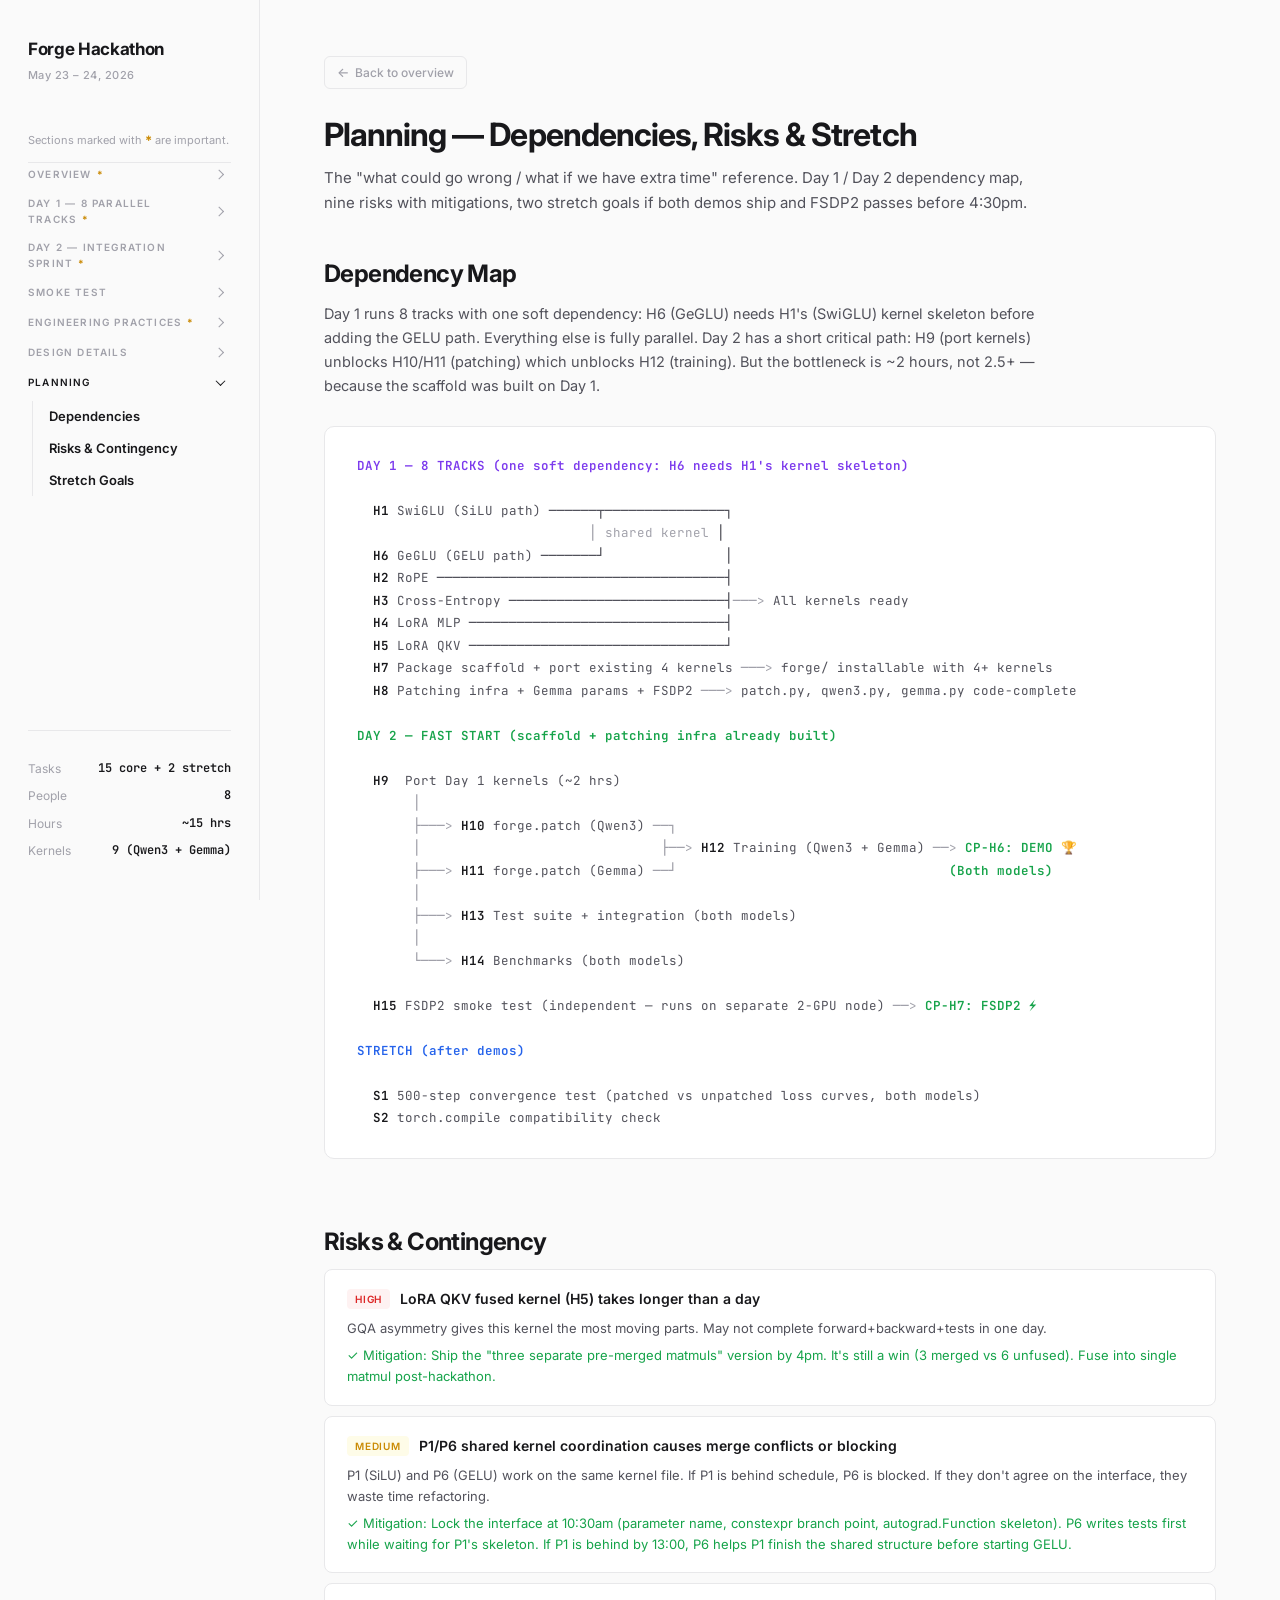
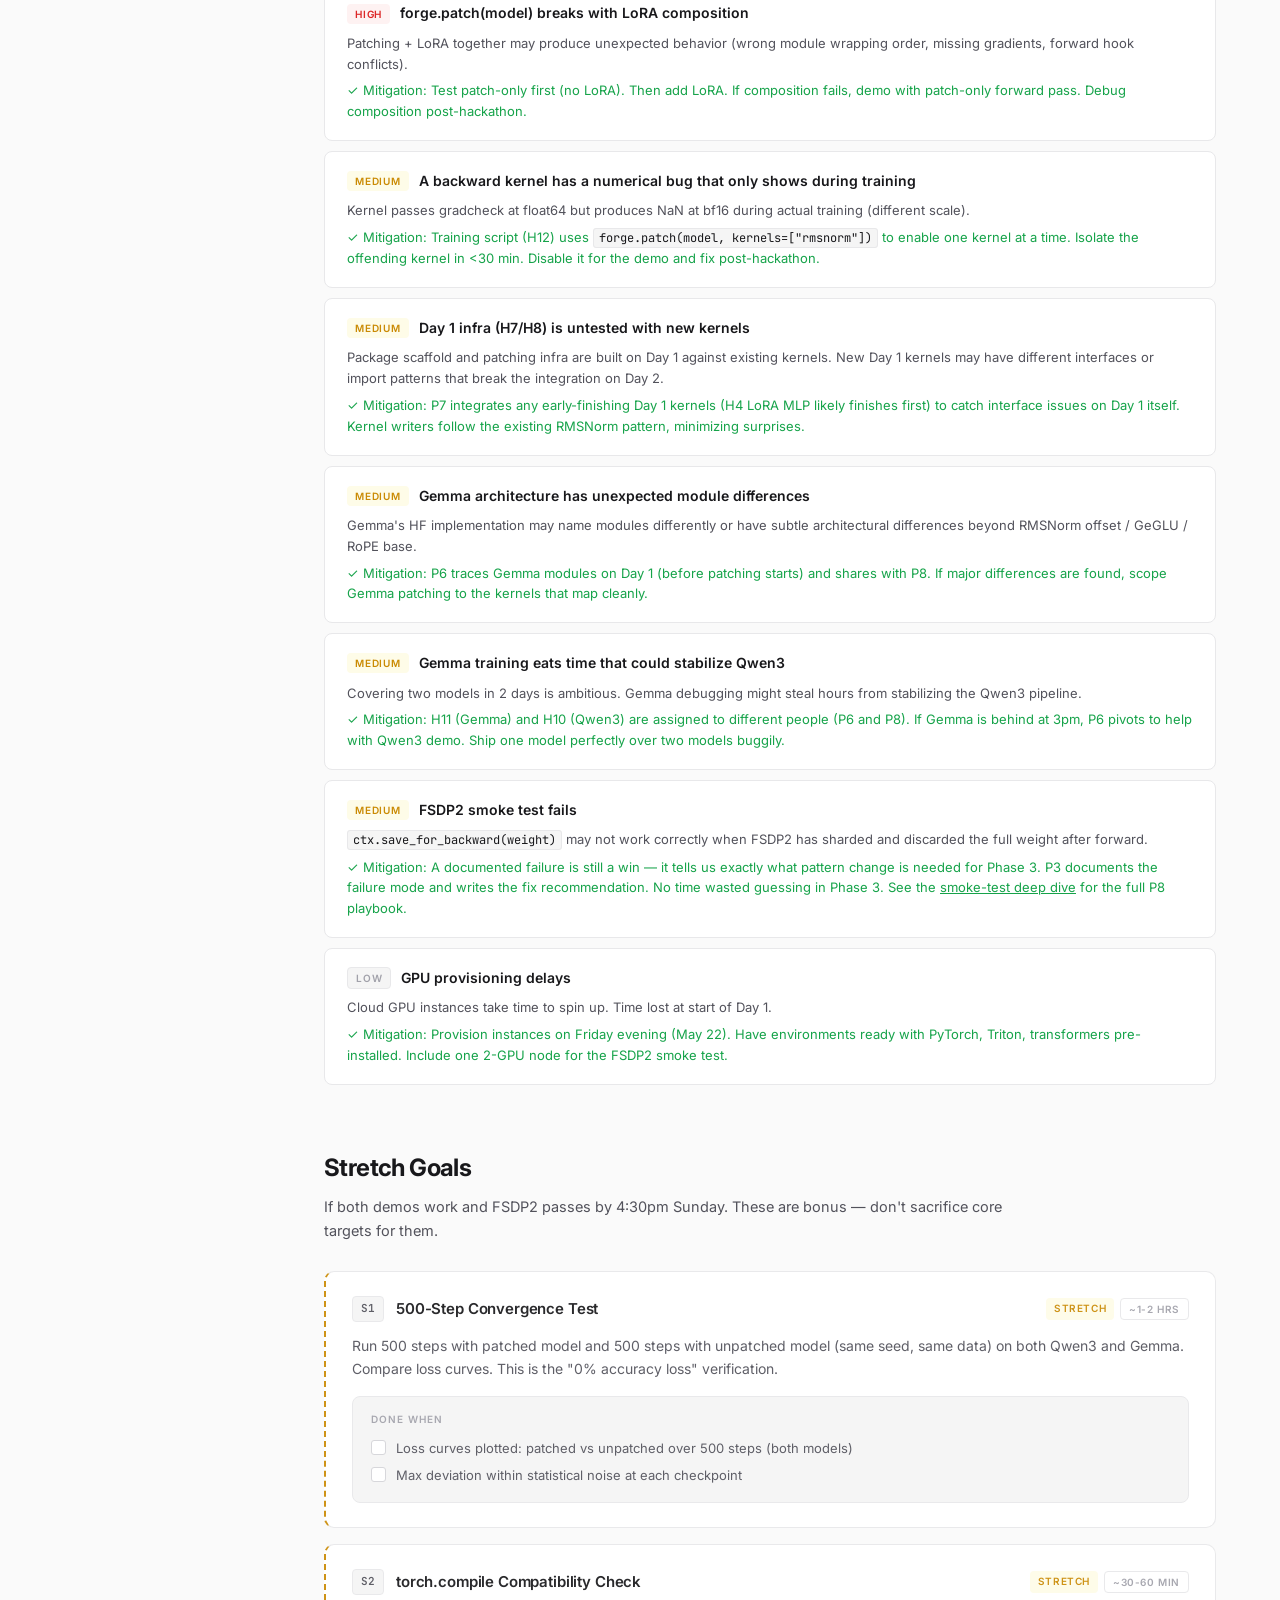
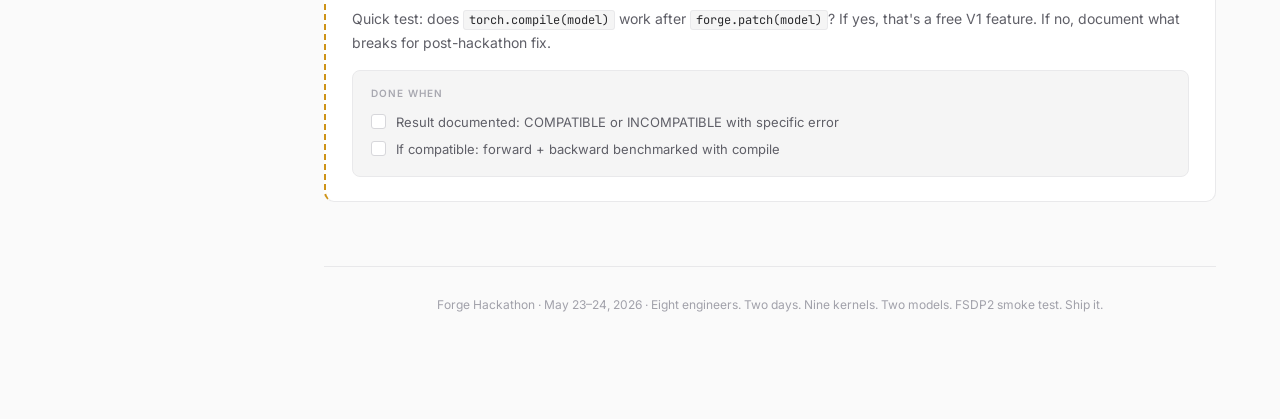
<file: planning.html>
<!DOCTYPE html>
<html lang="en">
<head>
<meta charset="UTF-8">
<meta name="viewport" content="width=device-width, initial-scale=1.0">
<title>Forge Hackathon &mdash; Planning &middot; Dependencies, Risks &amp; Stretch</title>
<link rel="preconnect" href="https://fonts.googleapis.com">
<link rel="preconnect" href="https://fonts.gstatic.com" crossorigin>
<link href="https://fonts.googleapis.com/css2?family=Inter:wght@400;500;600;700;800;900&family=JetBrains+Mono:wght@400;500;600&display=swap" rel="stylesheet">
<link rel="icon" type="image/svg+xml" href="favicon.svg">
<link rel="stylesheet" href="styles.css">
</head>
<body>
<div class="layout">

<!-- ===== SIDEBAR ===== -->
<aside class="sidebar">
  <a class="sidebar-brand-link" href="index.html">
    <div class="sidebar-brand"><span class="fire">Forge</span> Hackathon</div>
    <div class="sidebar-date">May 23 &ndash; 24, 2026</div>
  </a>
  <div class="sidebar-note">Sections marked with <span class="important-marker">*</span> are important.</div>


  <details class="sidebar-group" data-page="index.html">
  <summary class="sidebar-section"><a href="index.html" class="sidebar-group-title important" onclick="event.stopPropagation()">Overview</a><span class="sidebar-group-arrow" aria-hidden="true"></span></summary>
  <nav>
    <a href="index.html#target">Target &amp; Demo</a>
    <a href="index.html#schedule">Schedule</a>
    <a href="index.html#assignments">Team Assignments</a>
    <a href="index.html#prep">Pre-Hackathon Checklist</a>
  </nav>
  </details>

  <details class="sidebar-group" data-page="day1.html">
  <summary class="sidebar-section"><a href="day1.html" class="sidebar-group-title important" onclick="event.stopPropagation()">Day 1 &mdash; 8 Parallel Tracks</a><span class="sidebar-group-arrow" aria-hidden="true"></span></summary>
  <nav>
    <a href="day1.html#d1-t1">H1 &middot; SwiGLU kernel</a>
    <a href="day1.html#d1-t2">H2 &middot; RoPE kernel</a>
    <a href="day1.html#d1-t3">H3 &middot; Cross-Entropy kernel</a>
    <a href="day1.html#d1-t4">H4 &middot; LoRA MLP fused</a>
    <a href="day1.html#d1-t5">H5 &middot; LoRA QKV fused</a>
    <a href="day1.html#d1-t6">H6 &middot; GeGLU kernel</a>
    <a href="day1.html#d1-t7">H7 &middot; Package scaffold + porting</a>
    <a href="day1.html#d1-t8">H8 &middot; Patching infra + FSDP2</a>
  </nav>
  </details>

  <details class="sidebar-group" data-page="day2.html">
  <summary class="sidebar-section"><a href="day2.html" class="sidebar-group-title important" onclick="event.stopPropagation()">Day 2 &mdash; Integration Sprint</a><span class="sidebar-group-arrow" aria-hidden="true"></span></summary>
  <nav>
    <a href="day2.html#d2-t1">H9 &middot; Port Day 1 kernels</a>
    <a href="day2.html#d2-t2">H10 &middot; forge.patch (Qwen3)</a>
    <a href="day2.html#d2-t3">H11 &middot; forge.patch (Gemma)</a>
    <a href="day2.html#d2-t4">H12 &middot; Training pipeline</a>
    <a href="day2.html#d2-t5">H13 &middot; Test suite + integration</a>
    <a href="day2.html#d2-t6">H14 &middot; Benchmarks + docs</a>
    <a href="day2.html#d2-t7">H15 &middot; FSDP2 smoke test</a>
    <a href="day2.html#d2-retro">Retro &amp; Next 4 Weeks (Sun eve)</a>
  </nav>
  </details>

  <details class="sidebar-group" data-page="smoketest.html">
  <summary class="sidebar-section"><a href="smoketest.html" class="sidebar-group-title" onclick="event.stopPropagation()">Smoke Test</a><span class="sidebar-group-arrow" aria-hidden="true"></span></summary>
  <nav>
    <a href="smoketest.html#smoketest">FSDP2 Smoke Test (H15)</a>
  </nav>
  </details>

  <details class="sidebar-group" data-page="practices.html">
  <summary class="sidebar-section"><a href="practices.html" class="sidebar-group-title important" onclick="event.stopPropagation()">Engineering Practices</a><span class="sidebar-group-arrow" aria-hidden="true"></span></summary>
  <nav>
    <a href="practices.html#good-practices">Good Practices (Build Workflow)</a>
    <a href="practices.html#ai-tips">Tips for Using AI</a>
  </nav>
  </details>

  <details class="sidebar-group" data-page="details.html">
  <summary class="sidebar-section"><a href="details.html" class="sidebar-group-title" onclick="event.stopPropagation()">Design Details</a><span class="sidebar-group-arrow" aria-hidden="true"></span></summary>
  <nav>
    <a href="details.html#scope">Scope Priority Ladder</a>
    <a href="details.html#repo">Repo + Package Layout</a>
    <a href="details.html#patching-design">Patching Architecture</a>
    <a href="details.html#qwen3-map">Qwen3 Patch Mapping</a>
    <a href="details.html#gemma-map">Gemma Patch Mapping</a>
    <a href="details.html#training">Training Loop (Custom)</a>
    <a href="details.html#integration">Integration Tests</a>
    <a href="details.html#wiring">Wiring Guide (H10 / H11)</a>
    <a href="details.html#decisions">Decision Log (12)</a>
  </nav>
  </details>

  <details class="sidebar-group" data-page="planning.html">
  <summary class="sidebar-section"><a href="planning.html" class="sidebar-group-title" onclick="event.stopPropagation()">Planning</a><span class="sidebar-group-arrow" aria-hidden="true"></span></summary>
  <nav>
    <a href="planning.html#deps">Dependencies</a>
    <a href="planning.html#risks">Risks &amp; Contingency</a>
    <a href="planning.html#stretch">Stretch Goals</a>
  </nav>
  </details>

  <div class="sidebar-stats">
    <div class="stat-row">
      <span class="stat-label">Tasks</span>
      <span class="stat-value">15 core + 2 stretch</span>
    </div>
    <div class="stat-row">
      <span class="stat-label">People</span>
      <span class="stat-value">8</span>
    </div>
    <div class="stat-row">
      <span class="stat-label">Hours</span>
      <span class="stat-value">~15 hrs</span>
    </div>
    <div class="stat-row">
      <span class="stat-label">Kernels</span>
      <span class="stat-value">9 (Qwen3 + Gemma)</span>
    </div>
  </div>
</aside>

<!-- ===== MAIN ===== -->
<main>

<a class="back-link" href="index.html"><span class="arrow">&larr;</span> Back to overview</a>

<div class="page-header">
  <h1>Planning &mdash; Dependencies, Risks &amp; Stretch</h1>
  <p>The "what could go wrong / what if we have extra time" reference. Day 1 / Day 2 dependency map, nine risks with mitigations, two stretch goals if both demos ship and FSDP2 passes before 4:30pm.</p>
</div>

<!-- ===== DEPENDENCIES ===== -->
<section id="deps">
  <h2>Dependency Map</h2>
  <p class="section-desc">Day 1 runs 8 tracks with one soft dependency: H6 (GeGLU) needs H1's (SwiGLU) kernel skeleton before adding the GELU path. Everything else is fully parallel. Day 2 has a short critical path: H9 (port kernels) unblocks H10/H11 (patching) which unblocks H12 (training). But the bottleneck is ~2 hours, not 2.5+ &mdash; because the scaffold was built on Day 1.</p>

  <div class="dep-box"><span class="dep-purple">DAY 1 &mdash; 8 TRACKS (one soft dependency: H6 needs H1's kernel skeleton)</span>

  <span class="dep-highlight">H1</span> SwiGLU (SiLU path) ──────┬───────────────┐
                             <span class="dep-arrow">│ shared kernel</span> │
  <span class="dep-highlight">H6</span> GeGLU (GELU path) ───────┘               │
  <span class="dep-highlight">H2</span> RoPE ────────────────────────────────────┤
  <span class="dep-highlight">H3</span> Cross-Entropy ───────────────────────────┤<span class="dep-arrow">───&gt;</span> All kernels ready
  <span class="dep-highlight">H4</span> LoRA MLP ────────────────────────────────┤
  <span class="dep-highlight">H5</span> LoRA QKV ────────────────────────────────┘
  <span class="dep-highlight">H7</span> Package scaffold + port existing 4 kernels <span class="dep-arrow">───&gt;</span> forge/ installable with 4+ kernels
  <span class="dep-highlight">H8</span> Patching infra + Gemma params + FSDP2 <span class="dep-arrow">───&gt;</span> patch.py, qwen3.py, gemma.py code-complete

<span class="dep-green">DAY 2 &mdash; FAST START (scaffold + patching infra already built)</span>

  <span class="dep-highlight">H9</span>  Port Day 1 kernels (~2 hrs)
       <span class="dep-arrow">│</span>
       <span class="dep-arrow">├───&gt;</span> <span class="dep-highlight">H10</span> forge.patch (Qwen3) <span class="dep-arrow">──┐</span>
       <span class="dep-arrow">│</span>                              <span class="dep-arrow">├──&gt;</span> <span class="dep-highlight">H12</span> Training (Qwen3 + Gemma) <span class="dep-arrow">──&gt;</span> <span class="dep-green">CP-H6: DEMO &#127942;</span>
       <span class="dep-arrow">├───&gt;</span> <span class="dep-highlight">H11</span> forge.patch (Gemma) <span class="dep-arrow">──┘</span>                                  <span class="dep-green">(Both models)</span>
       <span class="dep-arrow">│</span>
       <span class="dep-arrow">├───&gt;</span> <span class="dep-highlight">H13</span> Test suite + integration (both models)
       <span class="dep-arrow">│</span>
       <span class="dep-arrow">└───&gt;</span> <span class="dep-highlight">H14</span> Benchmarks (both models)

  <span class="dep-highlight">H15</span> FSDP2 smoke test (independent &mdash; runs on separate 2-GPU node) <span class="dep-arrow">──&gt;</span> <span class="dep-green">CP-H7: FSDP2 &#9889;</span>

<span class="dep-blue">STRETCH (after demos)</span>

  <span class="dep-highlight">S1</span> 500-step convergence test (patched vs unpatched loss curves, both models)
  <span class="dep-highlight">S2</span> torch.compile compatibility check</div>
</section>

<!-- ===== RISKS ===== -->
<section id="risks">
  <h2>Risks &amp; Contingency</h2>

  <div class="risk-card">
    <div class="risk-header">
      <span class="risk-level high">High</span>
      <span class="risk-title">LoRA QKV fused kernel (H5) takes longer than a day</span>
    </div>
    <p class="risk-body">GQA asymmetry gives this kernel the most moving parts. May not complete forward+backward+tests in one day.</p>
    <p class="risk-mitigation">&#10003; Mitigation: Ship the "three separate pre-merged matmuls" version by 4pm. It's still a win (3 merged vs 6 unfused). Fuse into single matmul post-hackathon.</p>
  </div>

  <div class="risk-card">
    <div class="risk-header">
      <span class="risk-level medium">Medium</span>
      <span class="risk-title">P1/P6 shared kernel coordination causes merge conflicts or blocking</span>
    </div>
    <p class="risk-body">P1 (SiLU) and P6 (GELU) work on the same kernel file. If P1 is behind schedule, P6 is blocked. If they don't agree on the interface, they waste time refactoring.</p>
    <p class="risk-mitigation">&#10003; Mitigation: Lock the interface at 10:30am (parameter name, constexpr branch point, autograd.Function skeleton). P6 writes tests first while waiting for P1's skeleton. If P1 is behind by 13:00, P6 helps P1 finish the shared structure before starting GELU.</p>
  </div>

  <div class="risk-card">
    <div class="risk-header">
      <span class="risk-level high">High</span>
      <span class="risk-title">forge.patch(model) breaks with LoRA composition</span>
    </div>
    <p class="risk-body">Patching + LoRA together may produce unexpected behavior (wrong module wrapping order, missing gradients, forward hook conflicts).</p>
    <p class="risk-mitigation">&#10003; Mitigation: Test patch-only first (no LoRA). Then add LoRA. If composition fails, demo with patch-only forward pass. Debug composition post-hackathon.</p>
  </div>

  <div class="risk-card">
    <div class="risk-header">
      <span class="risk-level medium">Medium</span>
      <span class="risk-title">A backward kernel has a numerical bug that only shows during training</span>
    </div>
    <p class="risk-body">Kernel passes gradcheck at float64 but produces NaN at bf16 during actual training (different scale).</p>
    <p class="risk-mitigation">&#10003; Mitigation: Training script (H12) uses <code>forge.patch(model, kernels=["rmsnorm"])</code> to enable one kernel at a time. Isolate the offending kernel in &lt;30 min. Disable it for the demo and fix post-hackathon.</p>
  </div>

  <div class="risk-card">
    <div class="risk-header">
      <span class="risk-level medium">Medium</span>
      <span class="risk-title">Day 1 infra (H7/H8) is untested with new kernels</span>
    </div>
    <p class="risk-body">Package scaffold and patching infra are built on Day 1 against existing kernels. New Day 1 kernels may have different interfaces or import patterns that break the integration on Day 2.</p>
    <p class="risk-mitigation">&#10003; Mitigation: P7 integrates any early-finishing Day 1 kernels (H4 LoRA MLP likely finishes first) to catch interface issues on Day 1 itself. Kernel writers follow the existing RMSNorm pattern, minimizing surprises.</p>
  </div>

  <div class="risk-card">
    <div class="risk-header">
      <span class="risk-level medium">Medium</span>
      <span class="risk-title">Gemma architecture has unexpected module differences</span>
    </div>
    <p class="risk-body">Gemma's HF implementation may name modules differently or have subtle architectural differences beyond RMSNorm offset / GeGLU / RoPE base.</p>
    <p class="risk-mitigation">&#10003; Mitigation: P6 traces Gemma modules on Day 1 (before patching starts) and shares with P8. If major differences are found, scope Gemma patching to the kernels that map cleanly.</p>
  </div>

  <div class="risk-card">
    <div class="risk-header">
      <span class="risk-level medium">Medium</span>
      <span class="risk-title">Gemma training eats time that could stabilize Qwen3</span>
    </div>
    <p class="risk-body">Covering two models in 2 days is ambitious. Gemma debugging might steal hours from stabilizing the Qwen3 pipeline.</p>
    <p class="risk-mitigation">&#10003; Mitigation: H11 (Gemma) and H10 (Qwen3) are assigned to different people (P6 and P8). If Gemma is behind at 3pm, P6 pivots to help with Qwen3 demo. Ship one model perfectly over two models buggily.</p>
  </div>

  <div class="risk-card">
    <div class="risk-header">
      <span class="risk-level medium">Medium</span>
      <span class="risk-title">FSDP2 smoke test fails</span>
    </div>
    <p class="risk-body"><code>ctx.save_for_backward(weight)</code> may not work correctly when FSDP2 has sharded and discarded the full weight after forward.</p>
    <p class="risk-mitigation">&#10003; Mitigation: A documented failure is still a win &mdash; it tells us exactly what pattern change is needed for Phase 3. P3 documents the failure mode and writes the fix recommendation. No time wasted guessing in Phase 3. See the <a href="smoketest.html#smoketest" style="color: var(--green);">smoke-test deep dive</a> for the full P8 playbook.</p>
  </div>

  <div class="risk-card">
    <div class="risk-header">
      <span class="risk-level low">Low</span>
      <span class="risk-title">GPU provisioning delays</span>
    </div>
    <p class="risk-body">Cloud GPU instances take time to spin up. Time lost at start of Day 1.</p>
    <p class="risk-mitigation">&#10003; Mitigation: Provision instances on Friday evening (May 22). Have environments ready with PyTorch, Triton, transformers pre-installed. Include one 2-GPU node for the FSDP2 smoke test.</p>
  </div>
</section>

<!-- ===== STRETCH GOALS ===== -->
<section id="stretch">
  <h2>Stretch Goals</h2>
  <p class="section-desc">If both demos work and FSDP2 passes by 4:30pm Sunday. These are bonus &mdash; don't sacrifice core targets for them.</p>

  <div class="task-grid">

    <div class="task-card stretch" id="stretch-s1">
      <div class="task-header">
        <span class="task-id">S1</span>
        <span class="task-title">500-Step Convergence Test</span>
        <div class="task-tags">
          <span class="tag stretch-tag">Stretch</span>
          <span class="tag time">~1-2 hrs</span>
        </div>
      </div>
      <p class="task-desc">
        Run 500 steps with patched model and 500 steps with unpatched model (same seed, same data) on both Qwen3 and Gemma.
        Compare loss curves. This is the "0% accuracy loss" verification.
      </p>
      <div class="exit-criteria">
        <div class="ec-label">Done When</div>
        <ul>
          <li>Loss curves plotted: patched vs unpatched over 500 steps (both models)</li>
          <li>Max deviation within statistical noise at each checkpoint</li>
        </ul>
      </div>
    </div>

    <div class="task-card stretch" id="stretch-s2">
      <div class="task-header">
        <span class="task-id">S2</span>
        <span class="task-title">torch.compile Compatibility Check</span>
        <div class="task-tags">
          <span class="tag stretch-tag">Stretch</span>
          <span class="tag time">~30-60 min</span>
        </div>
      </div>
      <p class="task-desc">
        Quick test: does <code>torch.compile(model)</code> work after <code>forge.patch(model)</code>?
        If yes, that's a free V1 feature. If no, document what breaks for post-hackathon fix.
      </p>
      <div class="exit-criteria">
        <div class="ec-label">Done When</div>
        <ul>
          <li>Result documented: COMPATIBLE or INCOMPATIBLE with specific error</li>
          <li>If compatible: forward + backward benchmarked with compile</li>
        </ul>
      </div>
    </div>

  </div>
</section>

<footer>
  Forge Hackathon &middot; May 23&ndash;24, 2026 &middot; Eight engineers. Two days. Nine kernels. Two models. FSDP2 smoke test. Ship it.
</footer>

</main>
</div>

<!-- Scroll spy -->
<script>
(function() {
  const path = window.location.pathname.split('/').pop() || 'index.html';
  const current = path === '' ? 'index.html' : path;

  // Auto-expand the sidebar group matching the current page; collapse others
  document.querySelectorAll('.sidebar-group').forEach(g => {
    if (g.dataset.page === current) {
      g.setAttribute('open', '');
      g.classList.add('current-group');
    } else {
      g.removeAttribute('open');
    }
  });
  const links = document.querySelectorAll('.sidebar nav a');
  const sections = [];
  links.forEach(a => {
    const href = a.getAttribute('href') || '';
    const onThisPage = href.startsWith('#') || href.startsWith(current);
    if (onThisPage) {
      a.classList.add('current-page');
      const id = href.split('#')[1];
      if (id) {
        const el = document.getElementById(id);
        if (el) sections.push({ el, link: a });
      }
    }
  });

  function onScroll() {
    let active = null;
    const y = window.scrollY + 120;
    for (let i = sections.length - 1; i >= 0; i--) {
      if (sections[i].el.offsetTop <= y) { active = sections[i]; break; }
    }
    document.querySelectorAll('.sidebar nav a.active').forEach(l => l.classList.remove('active'));
    if (active) active.link.classList.add('active');
  }

  window.addEventListener('scroll', onScroll, { passive: true });
  onScroll();
})();
</script>
</body>
</html>
</file>
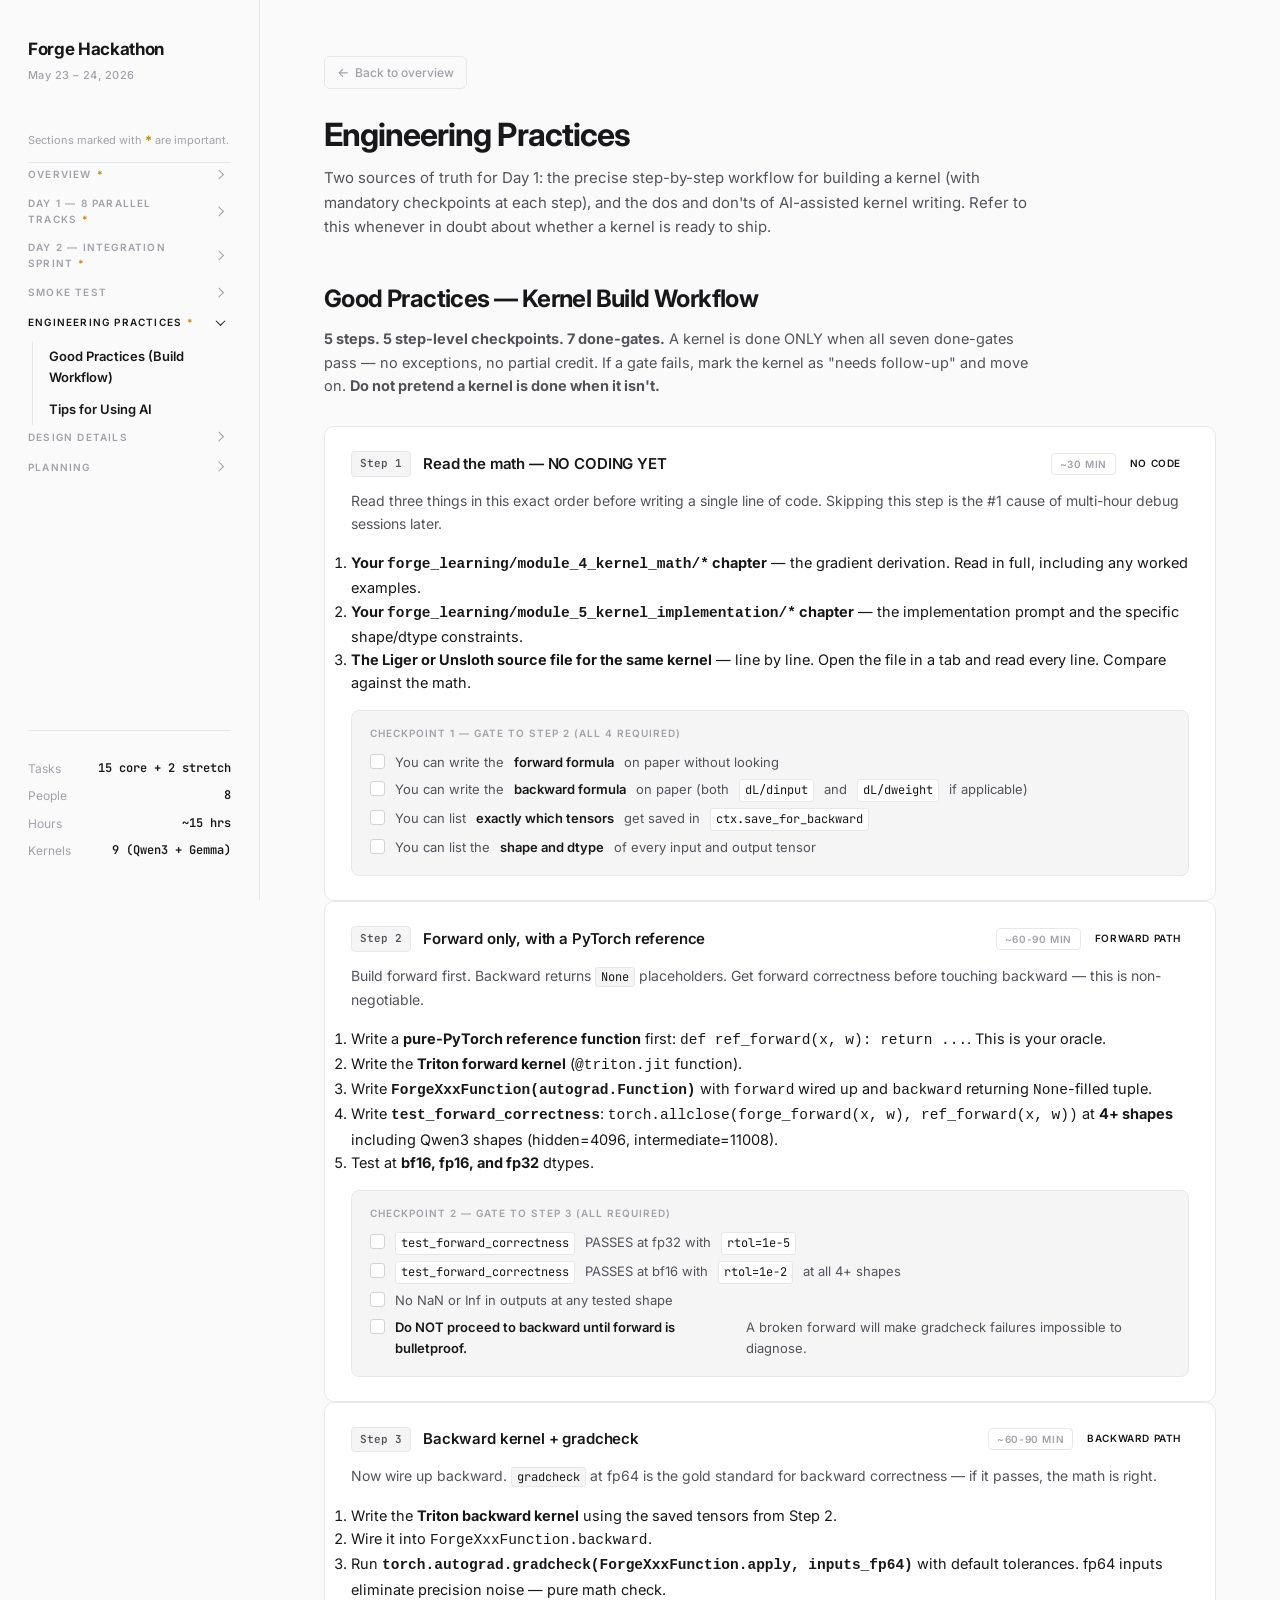
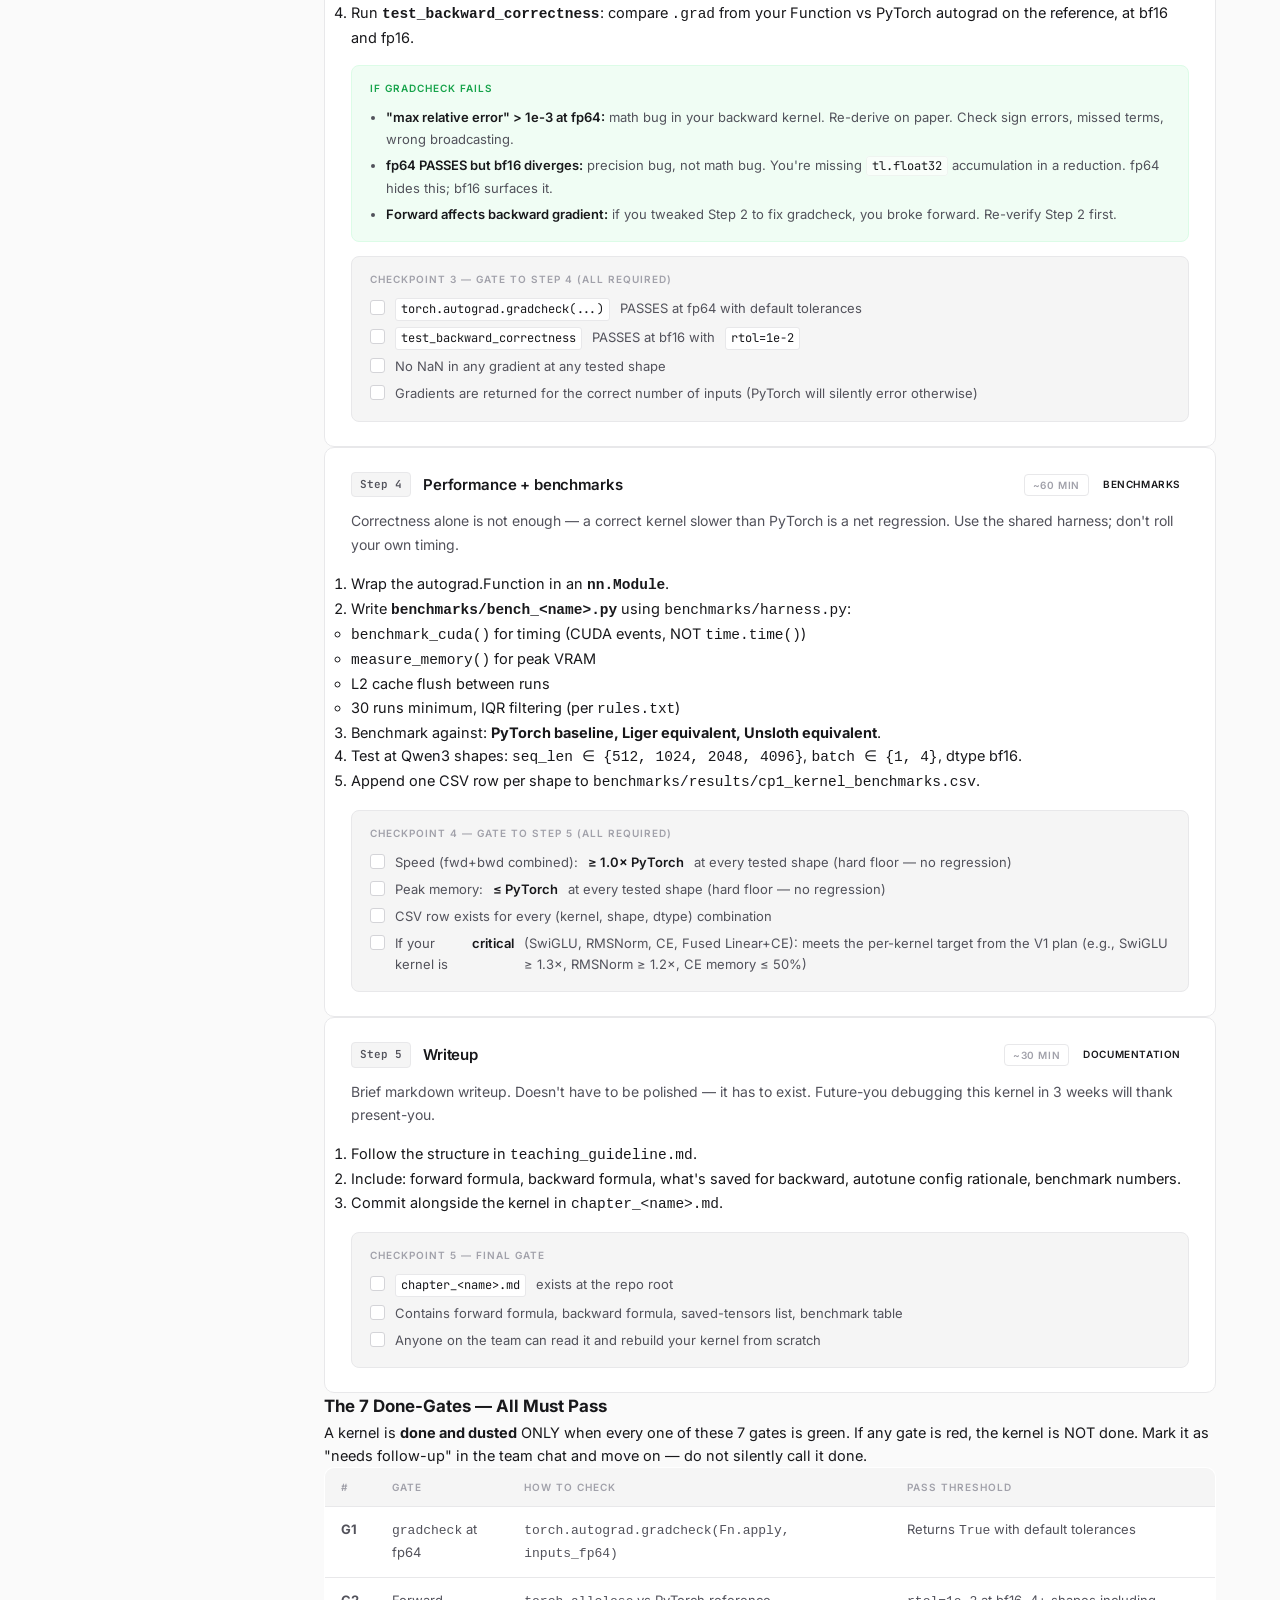
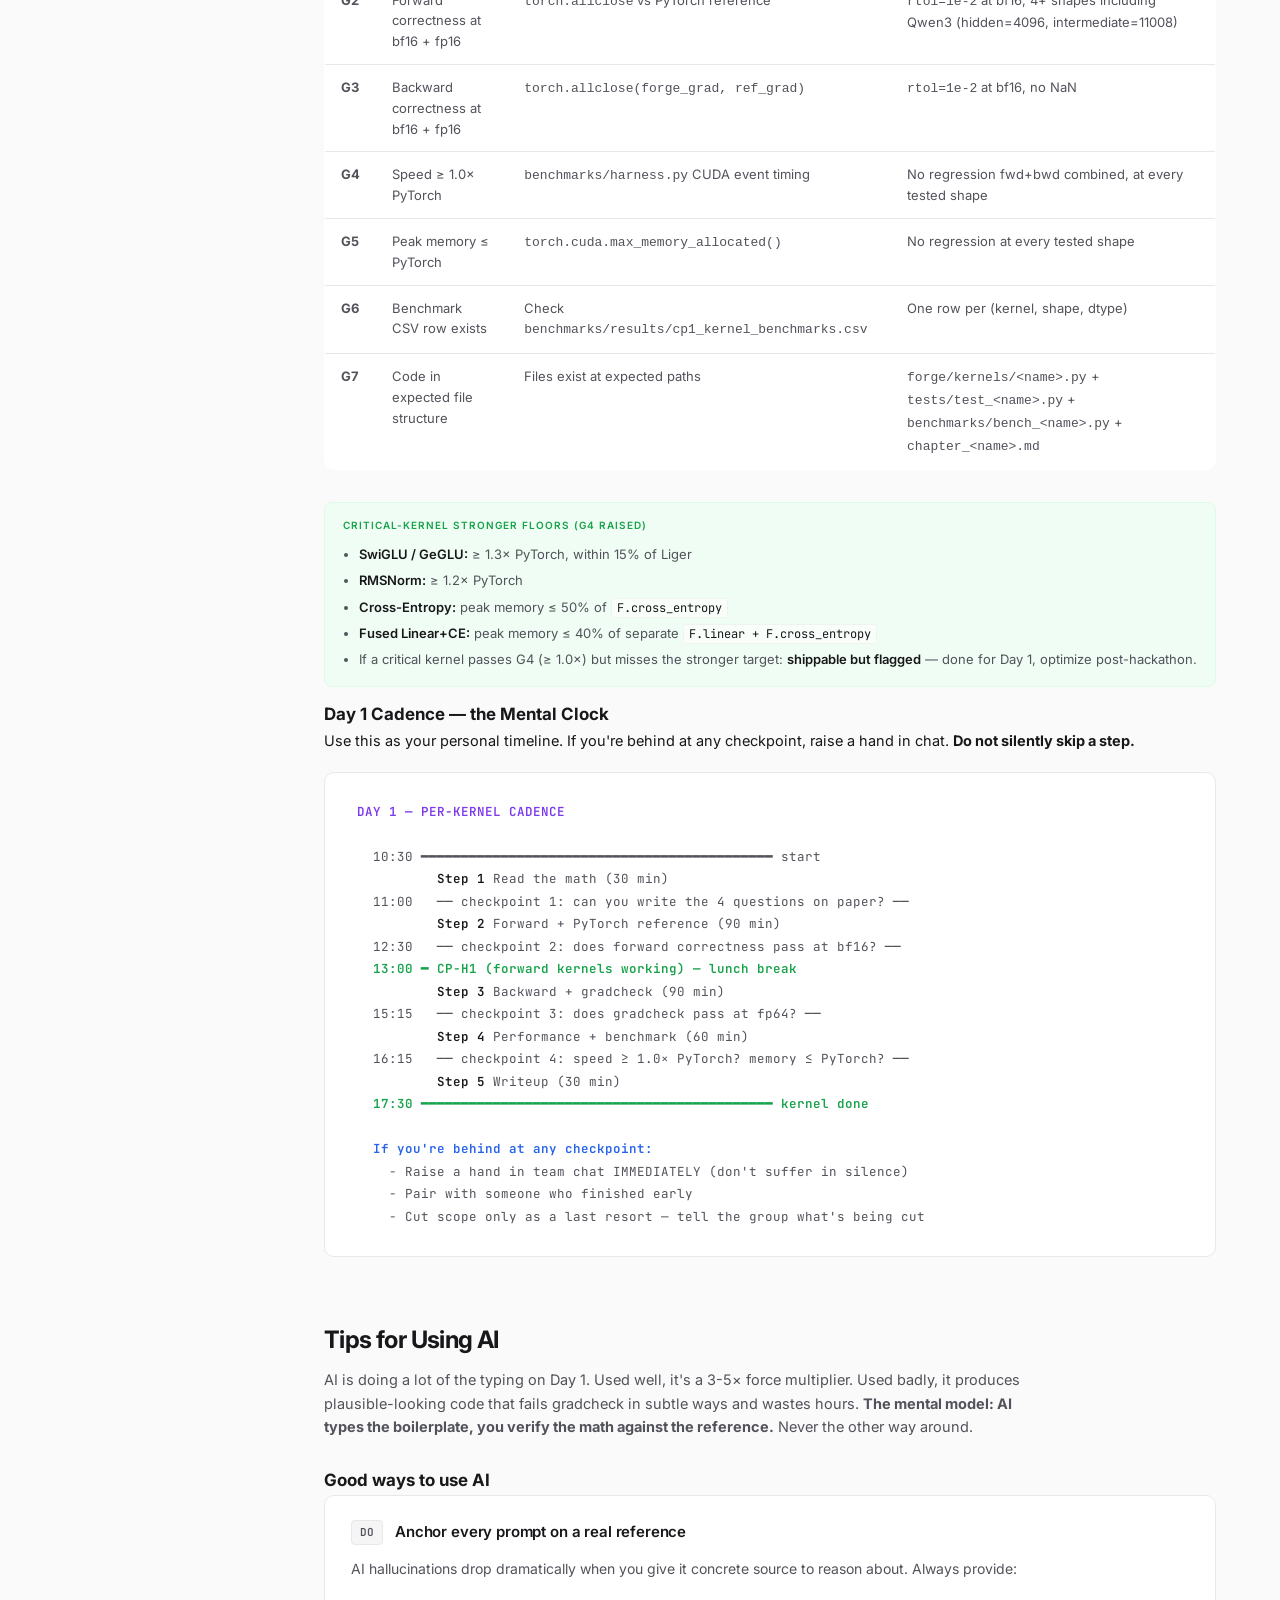
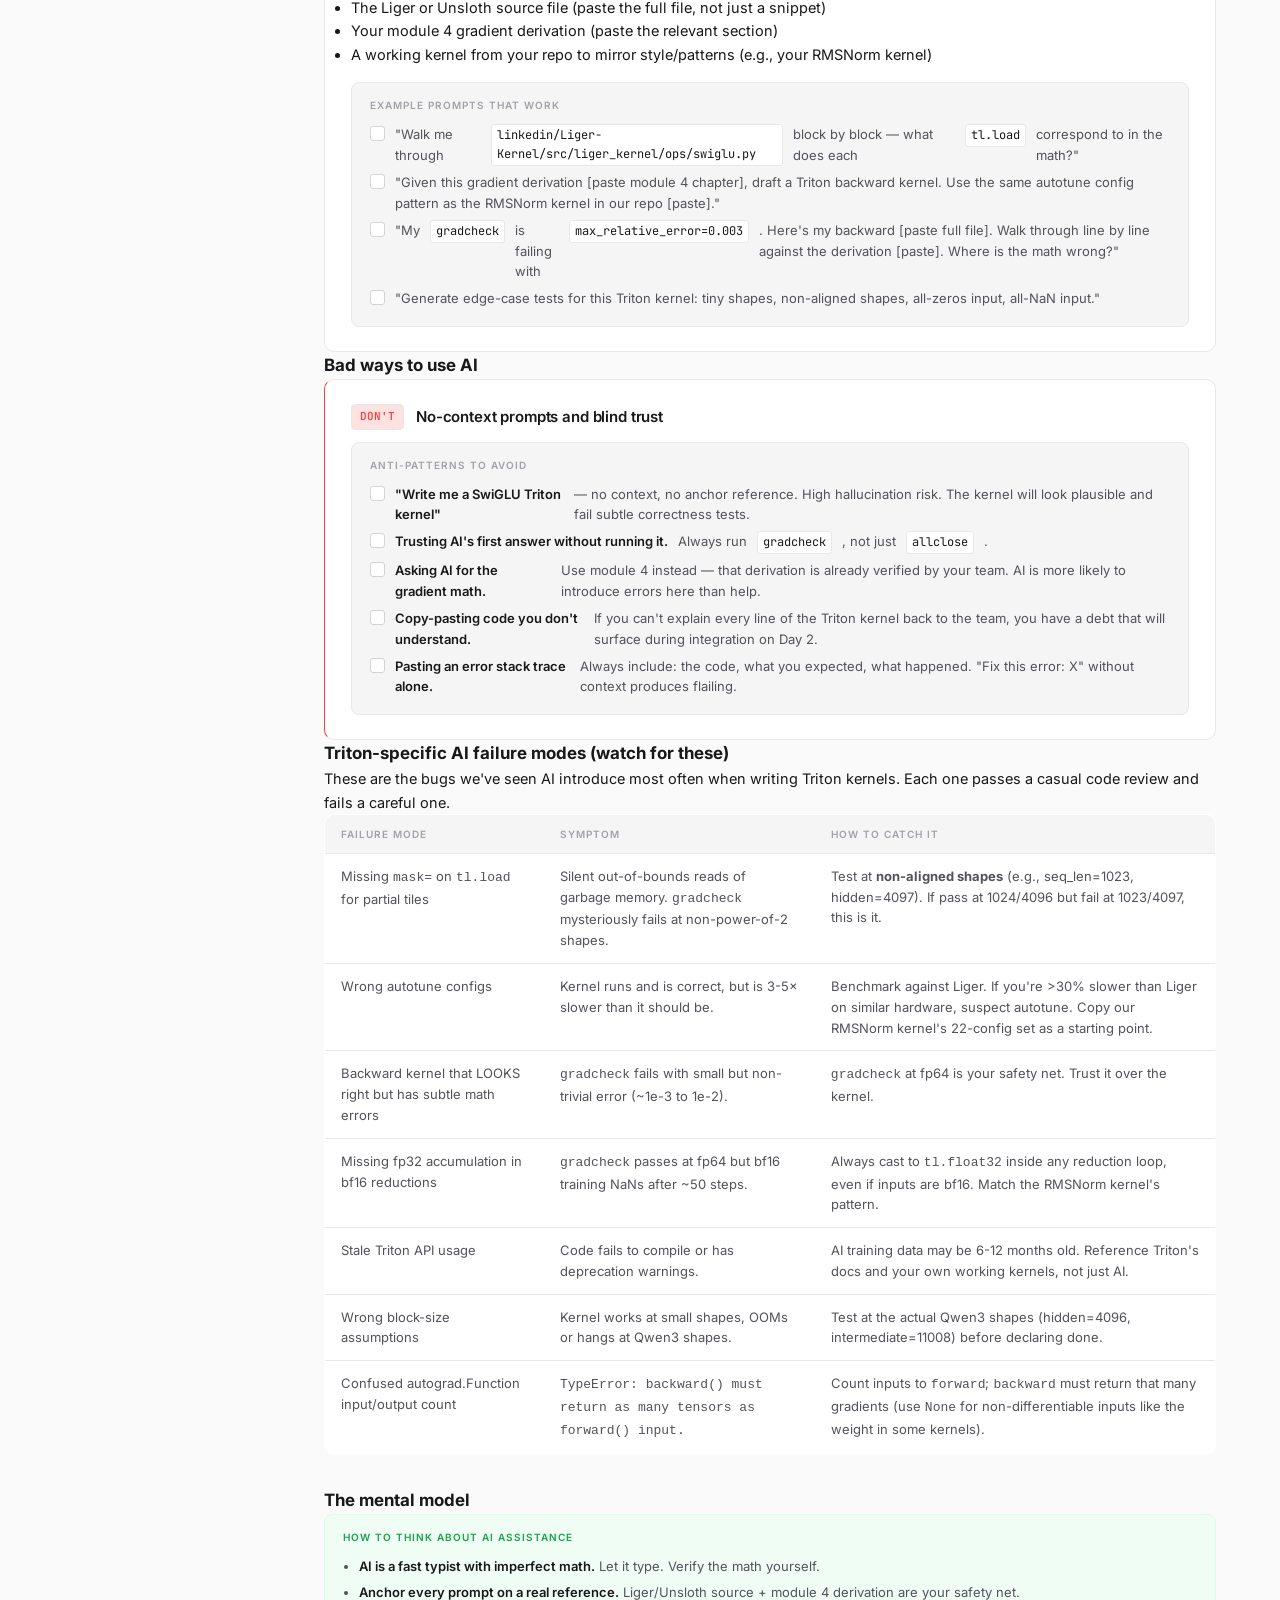
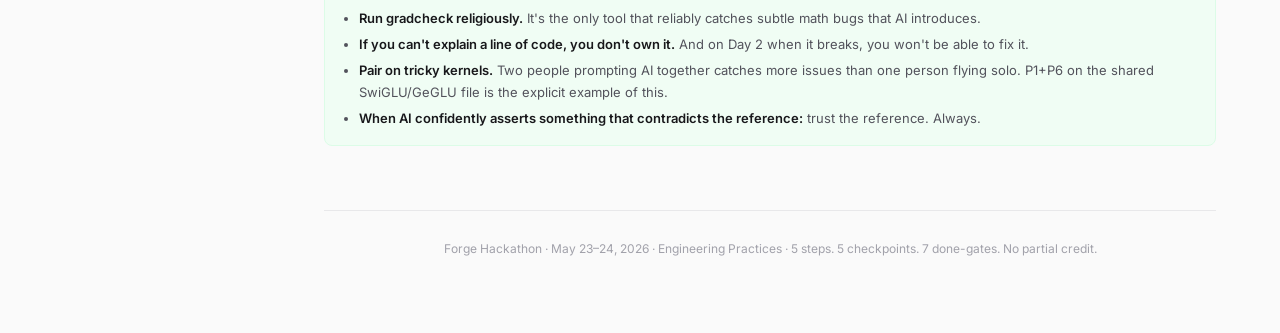
<file: practices.html>
<!DOCTYPE html>
<html lang="en">
<head>
<meta charset="UTF-8">
<meta name="viewport" content="width=device-width, initial-scale=1.0">
<title>Forge Hackathon &mdash; Engineering Practices &middot; Build Workflow &amp; AI Tips</title>
<link rel="preconnect" href="https://fonts.googleapis.com">
<link rel="preconnect" href="https://fonts.gstatic.com" crossorigin>
<link href="https://fonts.googleapis.com/css2?family=Inter:wght@400;500;600;700;800;900&family=JetBrains+Mono:wght@400;500;600&display=swap" rel="stylesheet">
<link rel="icon" type="image/svg+xml" href="favicon.svg">
<link rel="stylesheet" href="styles.css">
</head>
<body>
<div class="layout">

<!-- ===== SIDEBAR ===== -->
<aside class="sidebar">
  <a class="sidebar-brand-link" href="index.html">
    <div class="sidebar-brand"><span class="fire">Forge</span> Hackathon</div>
    <div class="sidebar-date">May 23 &ndash; 24, 2026</div>
  </a>
  <div class="sidebar-note">Sections marked with <span class="important-marker">*</span> are important.</div>


  <details class="sidebar-group" data-page="index.html">
  <summary class="sidebar-section"><a href="index.html" class="sidebar-group-title important" onclick="event.stopPropagation()">Overview</a><span class="sidebar-group-arrow" aria-hidden="true"></span></summary>
  <nav>
    <a href="index.html#target">Target &amp; Demo</a>
    <a href="index.html#schedule">Schedule</a>
    <a href="index.html#assignments">Team Assignments</a>
    <a href="index.html#prep">Pre-Hackathon Checklist</a>
  </nav>
  </details>

  <details class="sidebar-group" data-page="day1.html">
  <summary class="sidebar-section"><a href="day1.html" class="sidebar-group-title important" onclick="event.stopPropagation()">Day 1 &mdash; 8 Parallel Tracks</a><span class="sidebar-group-arrow" aria-hidden="true"></span></summary>
  <nav>
    <a href="day1.html#d1-t1">H1 &middot; SwiGLU kernel</a>
    <a href="day1.html#d1-t2">H2 &middot; RoPE kernel</a>
    <a href="day1.html#d1-t3">H3 &middot; Cross-Entropy kernel</a>
    <a href="day1.html#d1-t4">H4 &middot; LoRA MLP fused</a>
    <a href="day1.html#d1-t5">H5 &middot; LoRA QKV fused</a>
    <a href="day1.html#d1-t6">H6 &middot; GeGLU kernel</a>
    <a href="day1.html#d1-t7">H7 &middot; Package scaffold + porting</a>
    <a href="day1.html#d1-t8">H8 &middot; Patching infra + FSDP2</a>
  </nav>
  </details>

  <details class="sidebar-group" data-page="day2.html">
  <summary class="sidebar-section"><a href="day2.html" class="sidebar-group-title important" onclick="event.stopPropagation()">Day 2 &mdash; Integration Sprint</a><span class="sidebar-group-arrow" aria-hidden="true"></span></summary>
  <nav>
    <a href="day2.html#d2-t1">H9 &middot; Port Day 1 kernels</a>
    <a href="day2.html#d2-t2">H10 &middot; forge.patch (Qwen3)</a>
    <a href="day2.html#d2-t3">H11 &middot; forge.patch (Gemma)</a>
    <a href="day2.html#d2-t4">H12 &middot; Training pipeline</a>
    <a href="day2.html#d2-t5">H13 &middot; Test suite + integration</a>
    <a href="day2.html#d2-t6">H14 &middot; Benchmarks + docs</a>
    <a href="day2.html#d2-t7">H15 &middot; FSDP2 smoke test</a>
    <a href="day2.html#d2-retro">Retro &amp; Next 4 Weeks (Sun eve)</a>
  </nav>
  </details>

  <details class="sidebar-group" data-page="smoketest.html">
  <summary class="sidebar-section"><a href="smoketest.html" class="sidebar-group-title" onclick="event.stopPropagation()">Smoke Test</a><span class="sidebar-group-arrow" aria-hidden="true"></span></summary>
  <nav>
    <a href="smoketest.html#smoketest">FSDP2 Smoke Test (H15)</a>
  </nav>
  </details>

  <details class="sidebar-group" data-page="practices.html">
  <summary class="sidebar-section"><a href="practices.html" class="sidebar-group-title important" onclick="event.stopPropagation()">Engineering Practices</a><span class="sidebar-group-arrow" aria-hidden="true"></span></summary>
  <nav>
    <a href="practices.html#good-practices">Good Practices (Build Workflow)</a>
    <a href="practices.html#ai-tips">Tips for Using AI</a>
  </nav>
  </details>

  <details class="sidebar-group" data-page="details.html">
  <summary class="sidebar-section"><a href="details.html" class="sidebar-group-title" onclick="event.stopPropagation()">Design Details</a><span class="sidebar-group-arrow" aria-hidden="true"></span></summary>
  <nav>
    <a href="details.html#scope">Scope Priority Ladder</a>
    <a href="details.html#repo">Repo + Package Layout</a>
    <a href="details.html#patching-design">Patching Architecture</a>
    <a href="details.html#qwen3-map">Qwen3 Patch Mapping</a>
    <a href="details.html#gemma-map">Gemma Patch Mapping</a>
    <a href="details.html#training">Training Loop (Custom)</a>
    <a href="details.html#integration">Integration Tests</a>
    <a href="details.html#wiring">Wiring Guide (H10 / H11)</a>
    <a href="details.html#decisions">Decision Log (12)</a>
  </nav>
  </details>

  <details class="sidebar-group" data-page="planning.html">
  <summary class="sidebar-section"><a href="planning.html" class="sidebar-group-title" onclick="event.stopPropagation()">Planning</a><span class="sidebar-group-arrow" aria-hidden="true"></span></summary>
  <nav>
    <a href="planning.html#deps">Dependencies</a>
    <a href="planning.html#risks">Risks &amp; Contingency</a>
    <a href="planning.html#stretch">Stretch Goals</a>
  </nav>
  </details>

  <div class="sidebar-stats">
    <div class="stat-row">
      <span class="stat-label">Tasks</span>
      <span class="stat-value">15 core + 2 stretch</span>
    </div>
    <div class="stat-row">
      <span class="stat-label">People</span>
      <span class="stat-value">8</span>
    </div>
    <div class="stat-row">
      <span class="stat-label">Hours</span>
      <span class="stat-value">~15 hrs</span>
    </div>
    <div class="stat-row">
      <span class="stat-label">Kernels</span>
      <span class="stat-value">9 (Qwen3 + Gemma)</span>
    </div>
  </div>
</aside>

<!-- ===== MAIN ===== -->
<main>

<a class="back-link" href="index.html"><span class="arrow">&larr;</span> Back to overview</a>

<div class="page-header">
  <h1>Engineering Practices</h1>
  <p>Two sources of truth for Day 1: the precise step-by-step workflow for building a kernel (with mandatory checkpoints at each step), and the dos and don'ts of AI-assisted kernel writing. Refer to this whenever in doubt about whether a kernel is ready to ship.</p>
</div>

<!-- =========================================================
     SECTION 1 — GOOD PRACTICES
     ========================================================= -->
<section id="good-practices">
  <h2>Good Practices &mdash; Kernel Build Workflow</h2>
  <p class="section-desc">
    <strong>5 steps. 5 step-level checkpoints. 7 done-gates.</strong> A kernel is done ONLY when all seven done-gates pass &mdash; no exceptions, no partial credit. If a gate fails, mark the kernel as "needs follow-up" and move on. <strong>Do not pretend a kernel is done when it isn't.</strong>
  </p>

  <!-- ============ STEP 1 ============ -->
  <div class="task-card" id="step1">
    <div class="task-header">
      <span class="task-id">Step 1</span>
      <span class="task-title">Read the math &mdash; NO CODING YET</span>
      <div class="task-tags">
        <span class="tag time">~30 min</span>
        <span class="tag">No code</span>
      </div>
    </div>
    <p class="task-desc">Read three things in this exact order before writing a single line of code. Skipping this step is the #1 cause of multi-hour debug sessions later.</p>
    <ol class="task-steps">
      <li><strong>Your <code>forge_learning/module_4_kernel_math/*</code> chapter</strong> &mdash; the gradient derivation. Read in full, including any worked examples.</li>
      <li><strong>Your <code>forge_learning/module_5_kernel_implementation/*</code> chapter</strong> &mdash; the implementation prompt and the specific shape/dtype constraints.</li>
      <li><strong>The Liger or Unsloth source file for the same kernel</strong> &mdash; line by line. Open the file in a tab and read every line. Compare against the math.</li>
    </ol>

    <div class="exit-criteria">
      <div class="ec-label">Checkpoint 1 &mdash; gate to Step 2 (all 4 required)</div>
      <ul>
        <li>You can write the <strong>forward formula</strong> on paper without looking</li>
        <li>You can write the <strong>backward formula</strong> on paper (both <code>dL/dinput</code> and <code>dL/dweight</code> if applicable)</li>
        <li>You can list <strong>exactly which tensors</strong> get saved in <code>ctx.save_for_backward</code></li>
        <li>You can list the <strong>shape and dtype</strong> of every input and output tensor</li>
      </ul>
    </div>
  </div>

  <!-- ============ STEP 2 ============ -->
  <div class="task-card" id="step2">
    <div class="task-header">
      <span class="task-id">Step 2</span>
      <span class="task-title">Forward only, with a PyTorch reference</span>
      <div class="task-tags">
        <span class="tag time">~60-90 min</span>
        <span class="tag">Forward path</span>
      </div>
    </div>
    <p class="task-desc">Build forward first. Backward returns <code>None</code> placeholders. Get forward correctness before touching backward &mdash; this is non-negotiable.</p>
    <ol class="task-steps">
      <li>Write a <strong>pure-PyTorch reference function</strong> first: <code>def ref_forward(x, w): return ...</code>. This is your oracle.</li>
      <li>Write the <strong>Triton forward kernel</strong> (<code>@triton.jit</code> function).</li>
      <li>Write <strong><code>ForgeXxxFunction(autograd.Function)</code></strong> with <code>forward</code> wired up and <code>backward</code> returning <code>None</code>-filled tuple.</li>
      <li>Write <strong><code>test_forward_correctness</code></strong>: <code>torch.allclose(forge_forward(x, w), ref_forward(x, w))</code> at <strong>4+ shapes</strong> including Qwen3 shapes (hidden=4096, intermediate=11008).</li>
      <li>Test at <strong>bf16, fp16, and fp32</strong> dtypes.</li>
    </ol>

    <div class="exit-criteria">
      <div class="ec-label">Checkpoint 2 &mdash; gate to Step 3 (all required)</div>
      <ul>
        <li><code>test_forward_correctness</code> PASSES at fp32 with <code>rtol=1e-5</code></li>
        <li><code>test_forward_correctness</code> PASSES at bf16 with <code>rtol=1e-2</code> at all 4+ shapes</li>
        <li>No NaN or Inf in outputs at any tested shape</li>
        <li><strong>Do NOT proceed to backward until forward is bulletproof.</strong> A broken forward will make gradcheck failures impossible to diagnose.</li>
      </ul>
    </div>
  </div>

  <!-- ============ STEP 3 ============ -->
  <div class="task-card" id="step3">
    <div class="task-header">
      <span class="task-id">Step 3</span>
      <span class="task-title">Backward kernel + gradcheck</span>
      <div class="task-tags">
        <span class="tag time">~60-90 min</span>
        <span class="tag">Backward path</span>
      </div>
    </div>
    <p class="task-desc">Now wire up backward. <code>gradcheck</code> at fp64 is the gold standard for backward correctness &mdash; if it passes, the math is right.</p>
    <ol class="task-steps">
      <li>Write the <strong>Triton backward kernel</strong> using the saved tensors from Step 2.</li>
      <li>Wire it into <code>ForgeXxxFunction.backward</code>.</li>
      <li>Run <strong><code>torch.autograd.gradcheck(ForgeXxxFunction.apply, inputs_fp64)</code></strong> with default tolerances. fp64 inputs eliminate precision noise &mdash; pure math check.</li>
      <li>Run <strong><code>test_backward_correctness</code></strong>: compare <code>.grad</code> from your Function vs PyTorch autograd on the reference, at bf16 and fp16.</li>
    </ol>

    <div class="approach-box">
      <div class="approach-label">If gradcheck fails</div>
      <ul>
        <li><strong>"max relative error" &gt; 1e-3 at fp64:</strong> math bug in your backward kernel. Re-derive on paper. Check sign errors, missed terms, wrong broadcasting.</li>
        <li><strong>fp64 PASSES but bf16 diverges:</strong> precision bug, not math bug. You're missing <code>tl.float32</code> accumulation in a reduction. fp64 hides this; bf16 surfaces it.</li>
        <li><strong>Forward affects backward gradient:</strong> if you tweaked Step 2 to fix gradcheck, you broke forward. Re-verify Step 2 first.</li>
      </ul>
    </div>

    <div class="exit-criteria">
      <div class="ec-label">Checkpoint 3 &mdash; gate to Step 4 (all required)</div>
      <ul>
        <li><code>torch.autograd.gradcheck(...)</code> PASSES at fp64 with default tolerances</li>
        <li><code>test_backward_correctness</code> PASSES at bf16 with <code>rtol=1e-2</code></li>
        <li>No NaN in any gradient at any tested shape</li>
        <li>Gradients are returned for the correct number of inputs (PyTorch will silently error otherwise)</li>
      </ul>
    </div>
  </div>

  <!-- ============ STEP 4 ============ -->
  <div class="task-card" id="step4">
    <div class="task-header">
      <span class="task-id">Step 4</span>
      <span class="task-title">Performance + benchmarks</span>
      <div class="task-tags">
        <span class="tag time">~60 min</span>
        <span class="tag">Benchmarks</span>
      </div>
    </div>
    <p class="task-desc">Correctness alone is not enough &mdash; a correct kernel slower than PyTorch is a net regression. Use the shared harness; don't roll your own timing.</p>
    <ol class="task-steps">
      <li>Wrap the autograd.Function in an <strong><code>nn.Module</code></strong>.</li>
      <li>Write <strong><code>benchmarks/bench_&lt;name&gt;.py</code></strong> using <code>benchmarks/harness.py</code>:
        <ul>
          <li><code>benchmark_cuda()</code> for timing (CUDA events, NOT <code>time.time()</code>)</li>
          <li><code>measure_memory()</code> for peak VRAM</li>
          <li>L2 cache flush between runs</li>
          <li>30 runs minimum, IQR filtering (per <code>rules.txt</code>)</li>
        </ul>
      </li>
      <li>Benchmark against: <strong>PyTorch baseline, Liger equivalent, Unsloth equivalent</strong>.</li>
      <li>Test at Qwen3 shapes: <code>seq_len ∈ {512, 1024, 2048, 4096}</code>, <code>batch ∈ {1, 4}</code>, dtype bf16.</li>
      <li>Append one CSV row per shape to <code>benchmarks/results/cp1_kernel_benchmarks.csv</code>.</li>
    </ol>

    <div class="exit-criteria">
      <div class="ec-label">Checkpoint 4 &mdash; gate to Step 5 (all required)</div>
      <ul>
        <li>Speed (fwd+bwd combined): <strong>&ge; 1.0&times; PyTorch</strong> at every tested shape (hard floor &mdash; no regression)</li>
        <li>Peak memory: <strong>&le; PyTorch</strong> at every tested shape (hard floor &mdash; no regression)</li>
        <li>CSV row exists for every (kernel, shape, dtype) combination</li>
        <li>If your kernel is <strong>critical</strong> (SwiGLU, RMSNorm, CE, Fused Linear+CE): meets the per-kernel target from the V1 plan (e.g., SwiGLU &ge; 1.3&times;, RMSNorm &ge; 1.2&times;, CE memory &le; 50%)</li>
      </ul>
    </div>
  </div>

  <!-- ============ STEP 5 ============ -->
  <div class="task-card" id="step5">
    <div class="task-header">
      <span class="task-id">Step 5</span>
      <span class="task-title">Writeup</span>
      <div class="task-tags">
        <span class="tag time">~30 min</span>
        <span class="tag">Documentation</span>
      </div>
    </div>
    <p class="task-desc">Brief markdown writeup. Doesn't have to be polished &mdash; it has to exist. Future-you debugging this kernel in 3 weeks will thank present-you.</p>
    <ol class="task-steps">
      <li>Follow the structure in <code>teaching_guideline.md</code>.</li>
      <li>Include: forward formula, backward formula, what's saved for backward, autotune config rationale, benchmark numbers.</li>
      <li>Commit alongside the kernel in <code>chapter_&lt;name&gt;.md</code>.</li>
    </ol>

    <div class="exit-criteria">
      <div class="ec-label">Checkpoint 5 &mdash; final gate</div>
      <ul>
        <li><code>chapter_&lt;name&gt;.md</code> exists at the repo root</li>
        <li>Contains forward formula, backward formula, saved-tensors list, benchmark table</li>
        <li>Anyone on the team can read it and rebuild your kernel from scratch</li>
      </ul>
    </div>
  </div>

  <!-- =============== THE 7 DONE GATES =============== -->
  <h3>The 7 Done-Gates &mdash; All Must Pass</h3>
  <p>A kernel is <strong>done and dusted</strong> ONLY when every one of these 7 gates is green. If any gate is red, the kernel is NOT done. Mark it as "needs follow-up" in the team chat and move on &mdash; do not silently call it done.</p>

  <table class="matrix">
    <thead>
      <tr>
        <th>#</th>
        <th>Gate</th>
        <th>How to check</th>
        <th>Pass threshold</th>
      </tr>
    </thead>
    <tbody>
      <tr>
        <td><strong>G1</strong></td>
        <td><code>gradcheck</code> at fp64</td>
        <td><code>torch.autograd.gradcheck(Fn.apply, inputs_fp64)</code></td>
        <td>Returns <code>True</code> with default tolerances</td>
      </tr>
      <tr>
        <td><strong>G2</strong></td>
        <td>Forward correctness at bf16 + fp16</td>
        <td><code>torch.allclose</code> vs PyTorch reference</td>
        <td><code>rtol=1e-2</code> at bf16, 4+ shapes including Qwen3 (hidden=4096, intermediate=11008)</td>
      </tr>
      <tr>
        <td><strong>G3</strong></td>
        <td>Backward correctness at bf16 + fp16</td>
        <td><code>torch.allclose(forge_grad, ref_grad)</code></td>
        <td><code>rtol=1e-2</code> at bf16, no NaN</td>
      </tr>
      <tr>
        <td><strong>G4</strong></td>
        <td>Speed &ge; 1.0&times; PyTorch</td>
        <td><code>benchmarks/harness.py</code> CUDA event timing</td>
        <td>No regression fwd+bwd combined, at every tested shape</td>
      </tr>
      <tr>
        <td><strong>G5</strong></td>
        <td>Peak memory &le; PyTorch</td>
        <td><code>torch.cuda.max_memory_allocated()</code></td>
        <td>No regression at every tested shape</td>
      </tr>
      <tr>
        <td><strong>G6</strong></td>
        <td>Benchmark CSV row exists</td>
        <td>Check <code>benchmarks/results/cp1_kernel_benchmarks.csv</code></td>
        <td>One row per (kernel, shape, dtype)</td>
      </tr>
      <tr>
        <td><strong>G7</strong></td>
        <td>Code in expected file structure</td>
        <td>Files exist at expected paths</td>
        <td><code>forge/kernels/&lt;name&gt;.py</code> + <code>tests/test_&lt;name&gt;.py</code> + <code>benchmarks/bench_&lt;name&gt;.py</code> + <code>chapter_&lt;name&gt;.md</code></td>
      </tr>
    </tbody>
  </table>

  <div class="approach-box">
    <div class="approach-label">Critical-Kernel Stronger Floors (G4 raised)</div>
    <ul>
      <li><strong>SwiGLU / GeGLU:</strong> &ge; 1.3&times; PyTorch, within 15% of Liger</li>
      <li><strong>RMSNorm:</strong> &ge; 1.2&times; PyTorch</li>
      <li><strong>Cross-Entropy:</strong> peak memory &le; 50% of <code>F.cross_entropy</code></li>
      <li><strong>Fused Linear+CE:</strong> peak memory &le; 40% of separate <code>F.linear + F.cross_entropy</code></li>
      <li>If a critical kernel passes G4 (&ge; 1.0&times;) but misses the stronger target: <strong>shippable but flagged</strong> &mdash; done for Day 1, optimize post-hackathon.</li>
    </ul>
  </div>

  <!-- =============== DAY 1 CADENCE =============== -->
  <h3>Day 1 Cadence &mdash; the Mental Clock</h3>
  <p>Use this as your personal timeline. If you're behind at any checkpoint, raise a hand in chat. <strong>Do not silently skip a step.</strong></p>

  <div class="dep-box"><span class="dep-purple">DAY 1 &mdash; PER-KERNEL CADENCE</span>

  10:30 ━━━━━━━━━━━━━━━━━━━━━━━━━━━━━━━━━━━━━━━━━━━━ start
          <span class="dep-highlight">Step 1</span> Read the math (30 min)
  11:00   ── checkpoint 1: can you write the 4 questions on paper? ──
          <span class="dep-highlight">Step 2</span> Forward + PyTorch reference (90 min)
  12:30   ── checkpoint 2: does forward correctness pass at bf16? ──
  <span class="dep-green">13:00 ━ CP-H1 (forward kernels working) — lunch break</span>
          <span class="dep-highlight">Step 3</span> Backward + gradcheck (90 min)
  15:15   ── checkpoint 3: does gradcheck pass at fp64? ──
          <span class="dep-highlight">Step 4</span> Performance + benchmark (60 min)
  16:15   ── checkpoint 4: speed &ge; 1.0&times; PyTorch? memory &le; PyTorch? ──
          <span class="dep-highlight">Step 5</span> Writeup (30 min)
  <span class="dep-green">17:30 ━━━━━━━━━━━━━━━━━━━━━━━━━━━━━━━━━━━━━━━━━━━━ kernel done</span>

  <span class="dep-blue">If you're behind at any checkpoint:</span>
    - Raise a hand in team chat IMMEDIATELY (don't suffer in silence)
    - Pair with someone who finished early
    - Cut scope only as a last resort &mdash; tell the group what's being cut</div>
</section>

<!-- =========================================================
     SECTION 2 — TIPS FOR USING AI
     ========================================================= -->
<section id="ai-tips">
  <h2>Tips for Using AI</h2>
  <p class="section-desc">
    AI is doing a lot of the typing on Day 1. Used well, it's a 3-5&times; force multiplier. Used badly, it produces plausible-looking code that fails gradcheck in subtle ways and wastes hours.
    <strong>The mental model: AI types the boilerplate, you verify the math against the reference.</strong> Never the other way around.
  </p>

  <h3>Good ways to use AI</h3>
  <div class="task-card">
    <div class="task-header">
      <span class="task-id">DO</span>
      <span class="task-title">Anchor every prompt on a real reference</span>
    </div>
    <p class="task-desc">AI hallucinations drop dramatically when you give it concrete source to reason about. Always provide:</p>
    <ul class="task-steps">
      <li>The Liger or Unsloth source file (paste the full file, not just a snippet)</li>
      <li>Your module 4 gradient derivation (paste the relevant section)</li>
      <li>A working kernel from your repo to mirror style/patterns (e.g., your RMSNorm kernel)</li>
    </ul>
    <div class="exit-criteria">
      <div class="ec-label">Example prompts that work</div>
      <ul>
        <li>"Walk me through <code>linkedin/Liger-Kernel/src/liger_kernel/ops/swiglu.py</code> block by block &mdash; what does each <code>tl.load</code> correspond to in the math?"</li>
        <li>"Given this gradient derivation [paste module 4 chapter], draft a Triton backward kernel. Use the same autotune config pattern as the RMSNorm kernel in our repo [paste]."</li>
        <li>"My <code>gradcheck</code> is failing with <code>max_relative_error=0.003</code>. Here's my backward [paste full file]. Walk through line by line against the derivation [paste]. Where is the math wrong?"</li>
        <li>"Generate edge-case tests for this Triton kernel: tiny shapes, non-aligned shapes, all-zeros input, all-NaN input."</li>
      </ul>
    </div>
  </div>

  <h3>Bad ways to use AI</h3>
  <div class="task-card" style="border-left-color: #ef4444;">
    <div class="task-header">
      <span class="task-id" style="background: #fee2e2; color: #ef4444;">DON'T</span>
      <span class="task-title">No-context prompts and blind trust</span>
    </div>
    <div class="exit-criteria">
      <div class="ec-label">Anti-patterns to avoid</div>
      <ul>
        <li><strong>"Write me a SwiGLU Triton kernel"</strong> &mdash; no context, no anchor reference. High hallucination risk. The kernel will look plausible and fail subtle correctness tests.</li>
        <li><strong>Trusting AI's first answer without running it.</strong> Always run <code>gradcheck</code>, not just <code>allclose</code>.</li>
        <li><strong>Asking AI for the gradient math.</strong> Use module 4 instead &mdash; that derivation is already verified by your team. AI is more likely to introduce errors here than help.</li>
        <li><strong>Copy-pasting code you don't understand.</strong> If you can't explain every line of the Triton kernel back to the team, you have a debt that will surface during integration on Day 2.</li>
        <li><strong>Pasting an error stack trace alone.</strong> Always include: the code, what you expected, what happened. "Fix this error: X" without context produces flailing.</li>
      </ul>
    </div>
  </div>

  <h3>Triton-specific AI failure modes (watch for these)</h3>
  <p>These are the bugs we've seen AI introduce most often when writing Triton kernels. Each one passes a casual code review and fails a careful one.</p>

  <table class="matrix">
    <thead>
      <tr>
        <th>Failure mode</th>
        <th>Symptom</th>
        <th>How to catch it</th>
      </tr>
    </thead>
    <tbody>
      <tr>
        <td>Missing <code>mask=</code> on <code>tl.load</code> for partial tiles</td>
        <td>Silent out-of-bounds reads of garbage memory. <code>gradcheck</code> mysteriously fails at non-power-of-2 shapes.</td>
        <td>Test at <strong>non-aligned shapes</strong> (e.g., seq_len=1023, hidden=4097). If pass at 1024/4096 but fail at 1023/4097, this is it.</td>
      </tr>
      <tr>
        <td>Wrong autotune configs</td>
        <td>Kernel runs and is correct, but is 3-5&times; slower than it should be.</td>
        <td>Benchmark against Liger. If you're &gt;30% slower than Liger on similar hardware, suspect autotune. Copy our RMSNorm kernel's 22-config set as a starting point.</td>
      </tr>
      <tr>
        <td>Backward kernel that LOOKS right but has subtle math errors</td>
        <td><code>gradcheck</code> fails with small but non-trivial error (~1e-3 to 1e-2).</td>
        <td><code>gradcheck</code> at fp64 is your safety net. Trust it over the kernel.</td>
      </tr>
      <tr>
        <td>Missing fp32 accumulation in bf16 reductions</td>
        <td><code>gradcheck</code> passes at fp64 but bf16 training NaNs after ~50 steps.</td>
        <td>Always cast to <code>tl.float32</code> inside any reduction loop, even if inputs are bf16. Match the RMSNorm kernel's pattern.</td>
      </tr>
      <tr>
        <td>Stale Triton API usage</td>
        <td>Code fails to compile or has deprecation warnings.</td>
        <td>AI training data may be 6-12 months old. Reference Triton's docs and your own working kernels, not just AI.</td>
      </tr>
      <tr>
        <td>Wrong block-size assumptions</td>
        <td>Kernel works at small shapes, OOMs or hangs at Qwen3 shapes.</td>
        <td>Test at the actual Qwen3 shapes (hidden=4096, intermediate=11008) before declaring done.</td>
      </tr>
      <tr>
        <td>Confused autograd.Function input/output count</td>
        <td><code>TypeError: backward() must return as many tensors as forward() input.</code></td>
        <td>Count inputs to <code>forward</code>; <code>backward</code> must return that many gradients (use <code>None</code> for non-differentiable inputs like the weight in some kernels).</td>
      </tr>
    </tbody>
  </table>

  <h3>The mental model</h3>
  <div class="approach-box">
    <div class="approach-label">How to think about AI assistance</div>
    <ul>
      <li><strong>AI is a fast typist with imperfect math.</strong> Let it type. Verify the math yourself.</li>
      <li><strong>Anchor every prompt on a real reference.</strong> Liger/Unsloth source + module 4 derivation are your safety net.</li>
      <li><strong>Run gradcheck religiously.</strong> It's the only tool that reliably catches subtle math bugs that AI introduces.</li>
      <li><strong>If you can't explain a line of code, you don't own it.</strong> And on Day 2 when it breaks, you won't be able to fix it.</li>
      <li><strong>Pair on tricky kernels.</strong> Two people prompting AI together catches more issues than one person flying solo. P1+P6 on the shared SwiGLU/GeGLU file is the explicit example of this.</li>
      <li><strong>When AI confidently asserts something that contradicts the reference:</strong> trust the reference. Always.</li>
    </ul>
  </div>
</section>

<footer>
  Forge Hackathon &middot; May 23&ndash;24, 2026 &middot; Engineering Practices &middot; 5 steps. 5 checkpoints. 7 done-gates. No partial credit.
</footer>

</main>
</div>

<!-- Scroll spy -->
<script>
(function() {
  const path = window.location.pathname.split('/').pop() || 'index.html';
  const current = path === '' ? 'index.html' : path;

  // Auto-expand the sidebar group matching the current page; collapse others
  document.querySelectorAll('.sidebar-group').forEach(g => {
    if (g.dataset.page === current) {
      g.setAttribute('open', '');
      g.classList.add('current-group');
    } else {
      g.removeAttribute('open');
    }
  });
  const links = document.querySelectorAll('.sidebar nav a');
  const sections = [];
  links.forEach(a => {
    const href = a.getAttribute('href') || '';
    const onThisPage = href.startsWith('#') || href.startsWith(current);
    if (onThisPage) {
      a.classList.add('current-page');
      const id = href.split('#')[1];
      if (id) {
        const el = document.getElementById(id);
        if (el) sections.push({ el, link: a });
      }
    }
  });

  function onScroll() {
    let active = null;
    const y = window.scrollY + 120;
    for (let i = sections.length - 1; i >= 0; i--) {
      if (sections[i].el.offsetTop <= y) { active = sections[i]; break; }
    }
    document.querySelectorAll('.sidebar nav a.active').forEach(l => l.classList.remove('active'));
    if (active) active.link.classList.add('active');
  }

  window.addEventListener('scroll', onScroll, { passive: true });
  onScroll();
})();
</script>
</body>
</html>
</file>
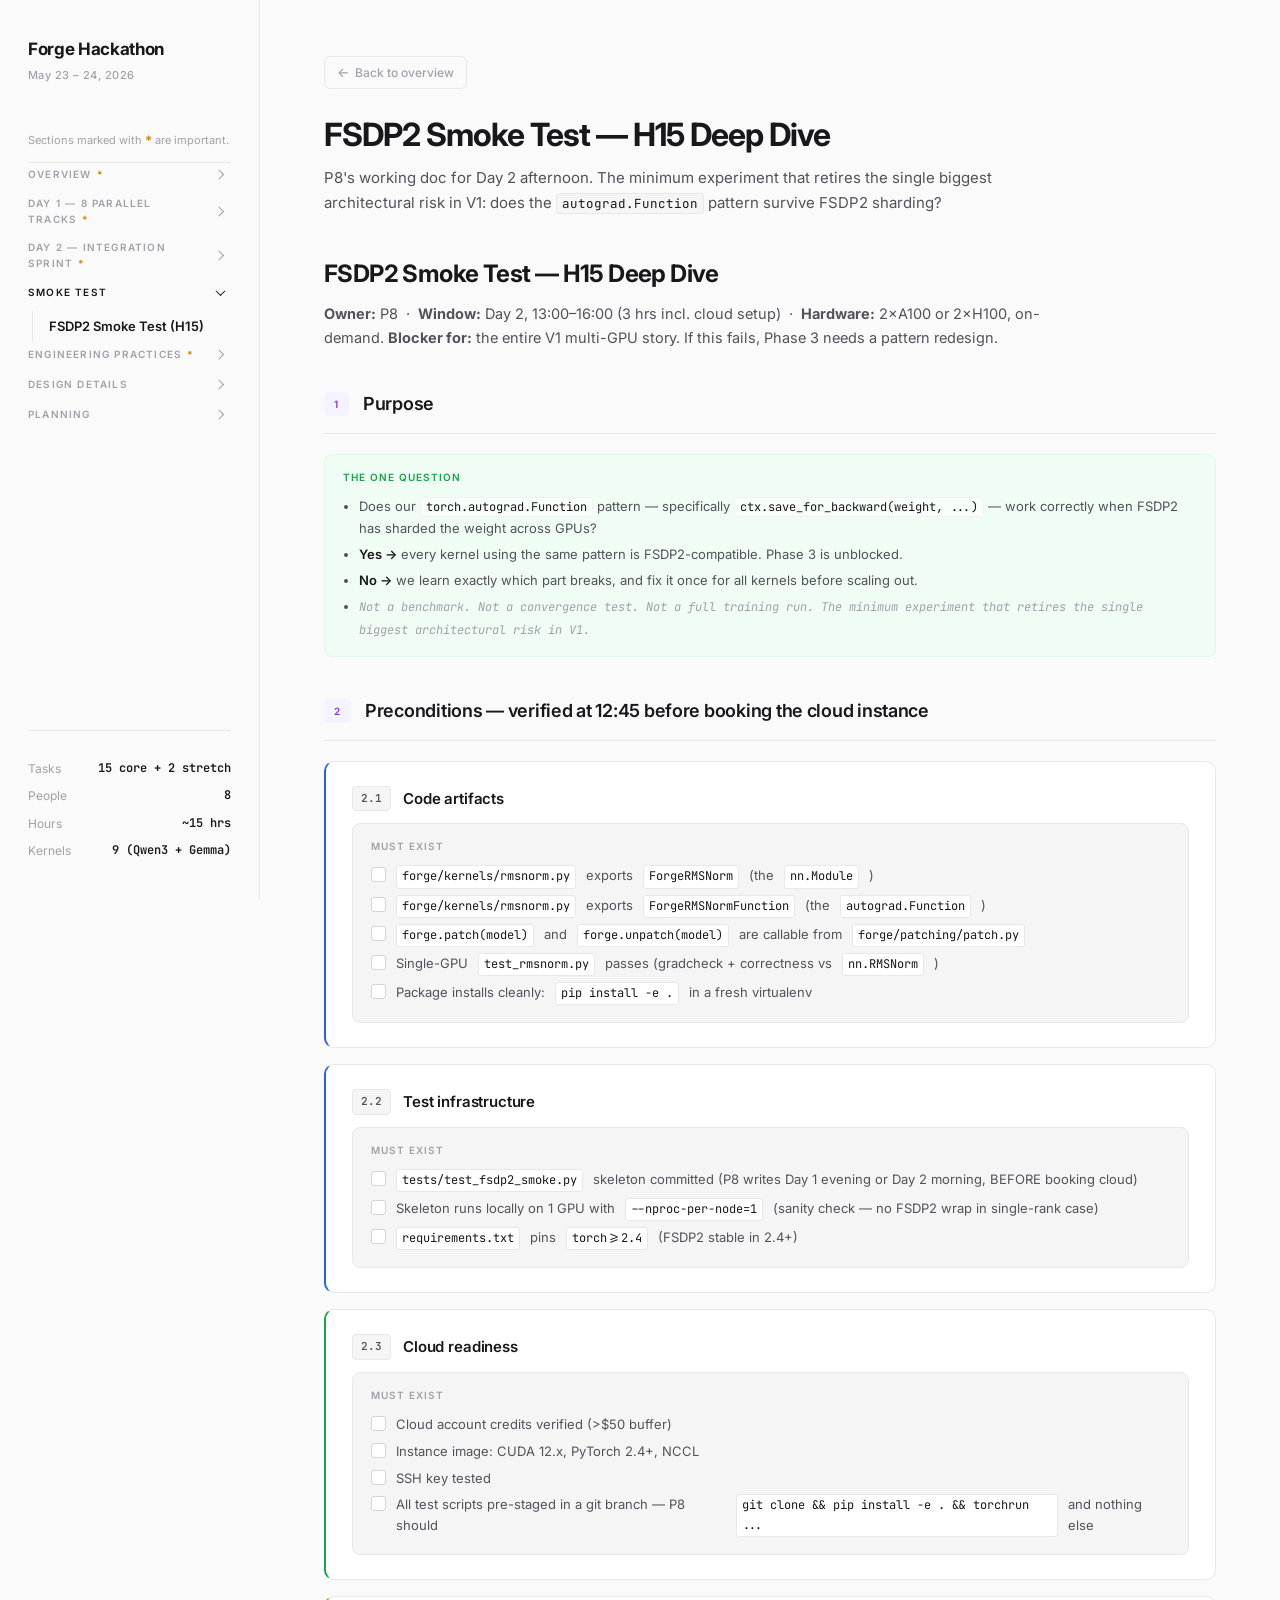
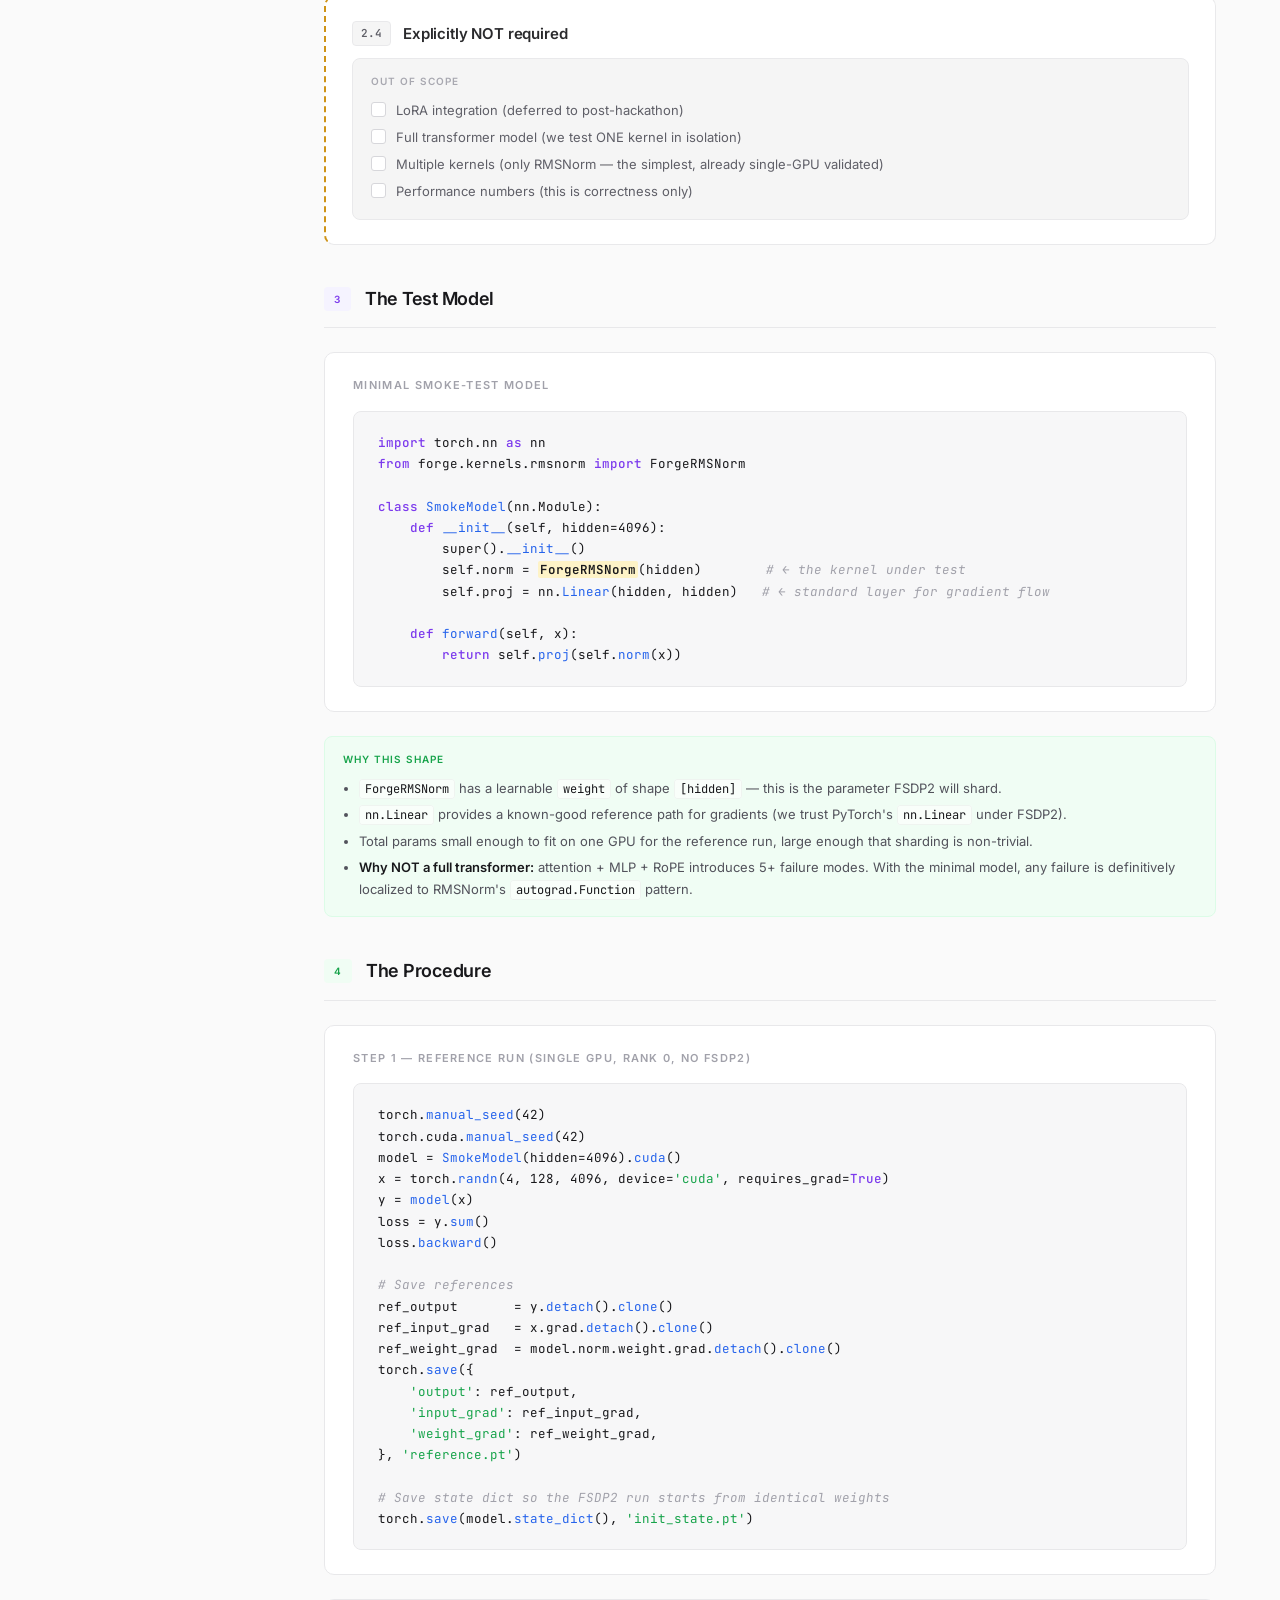
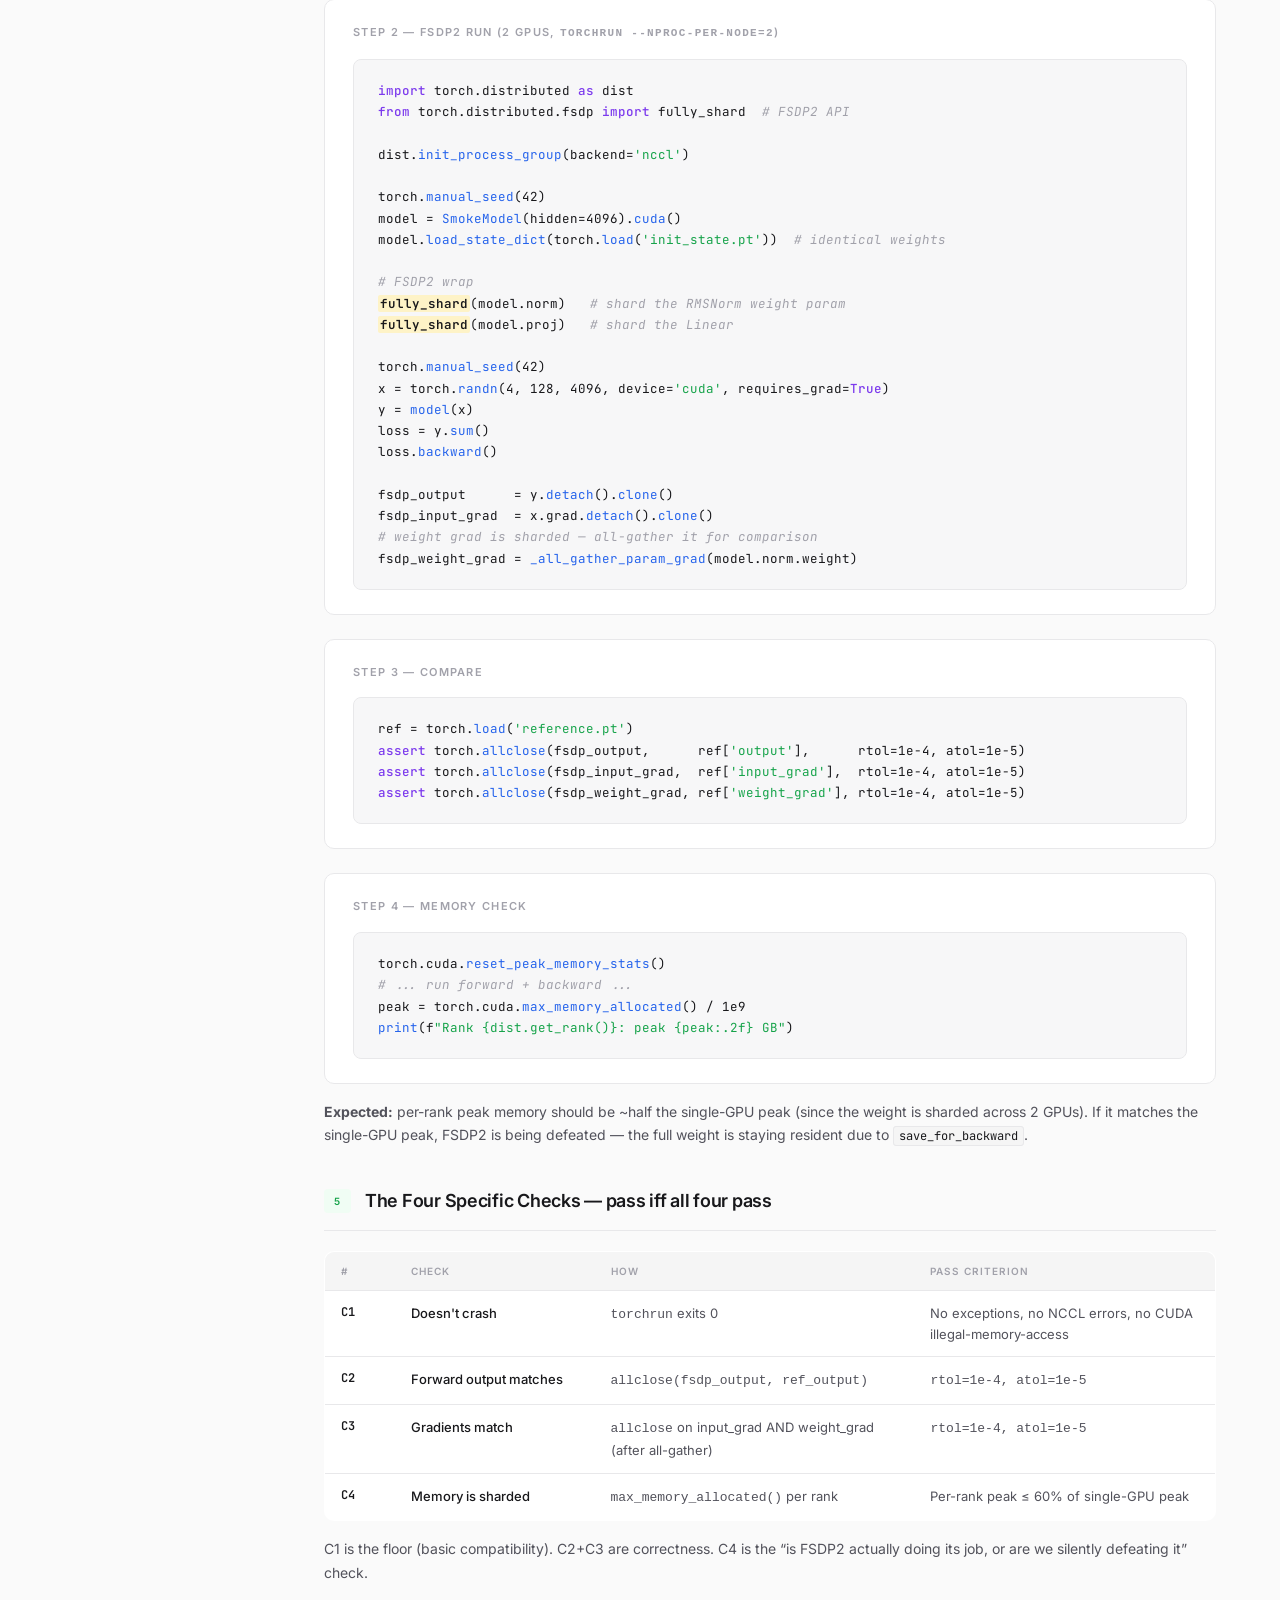
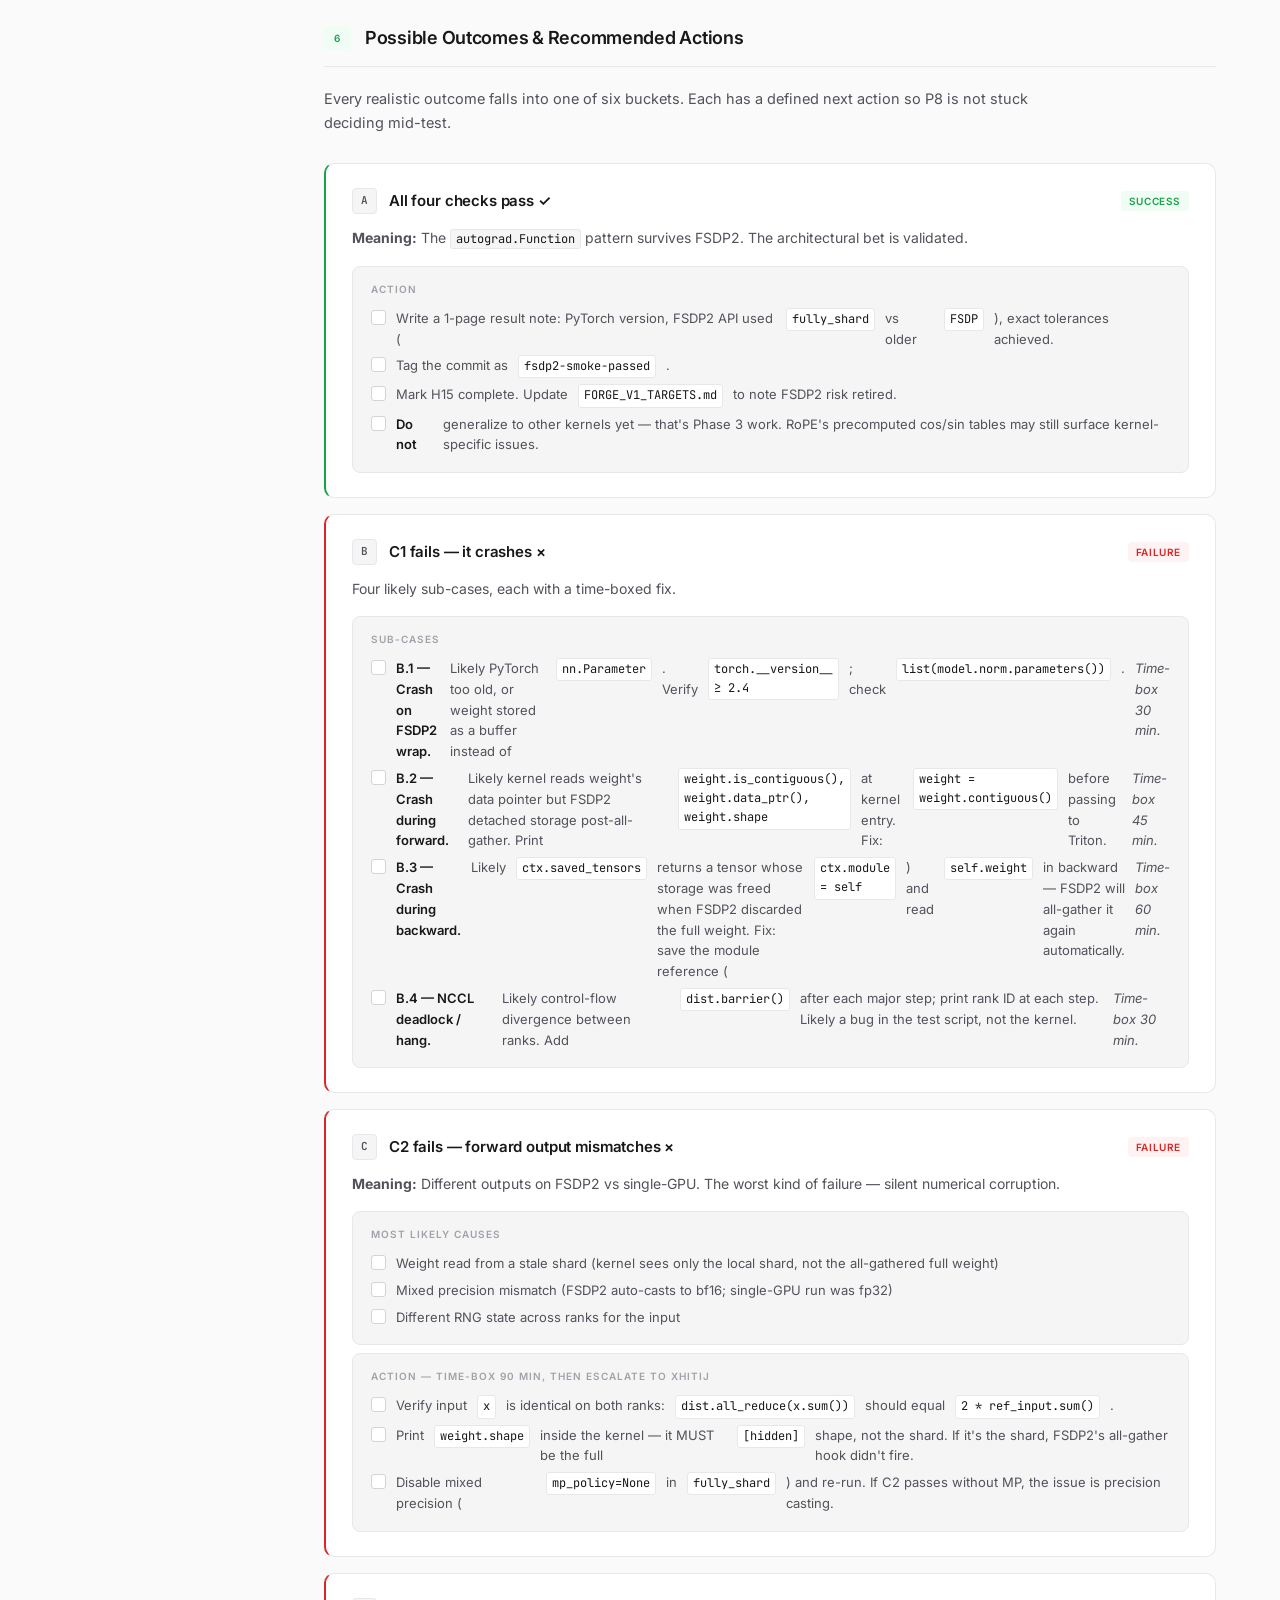
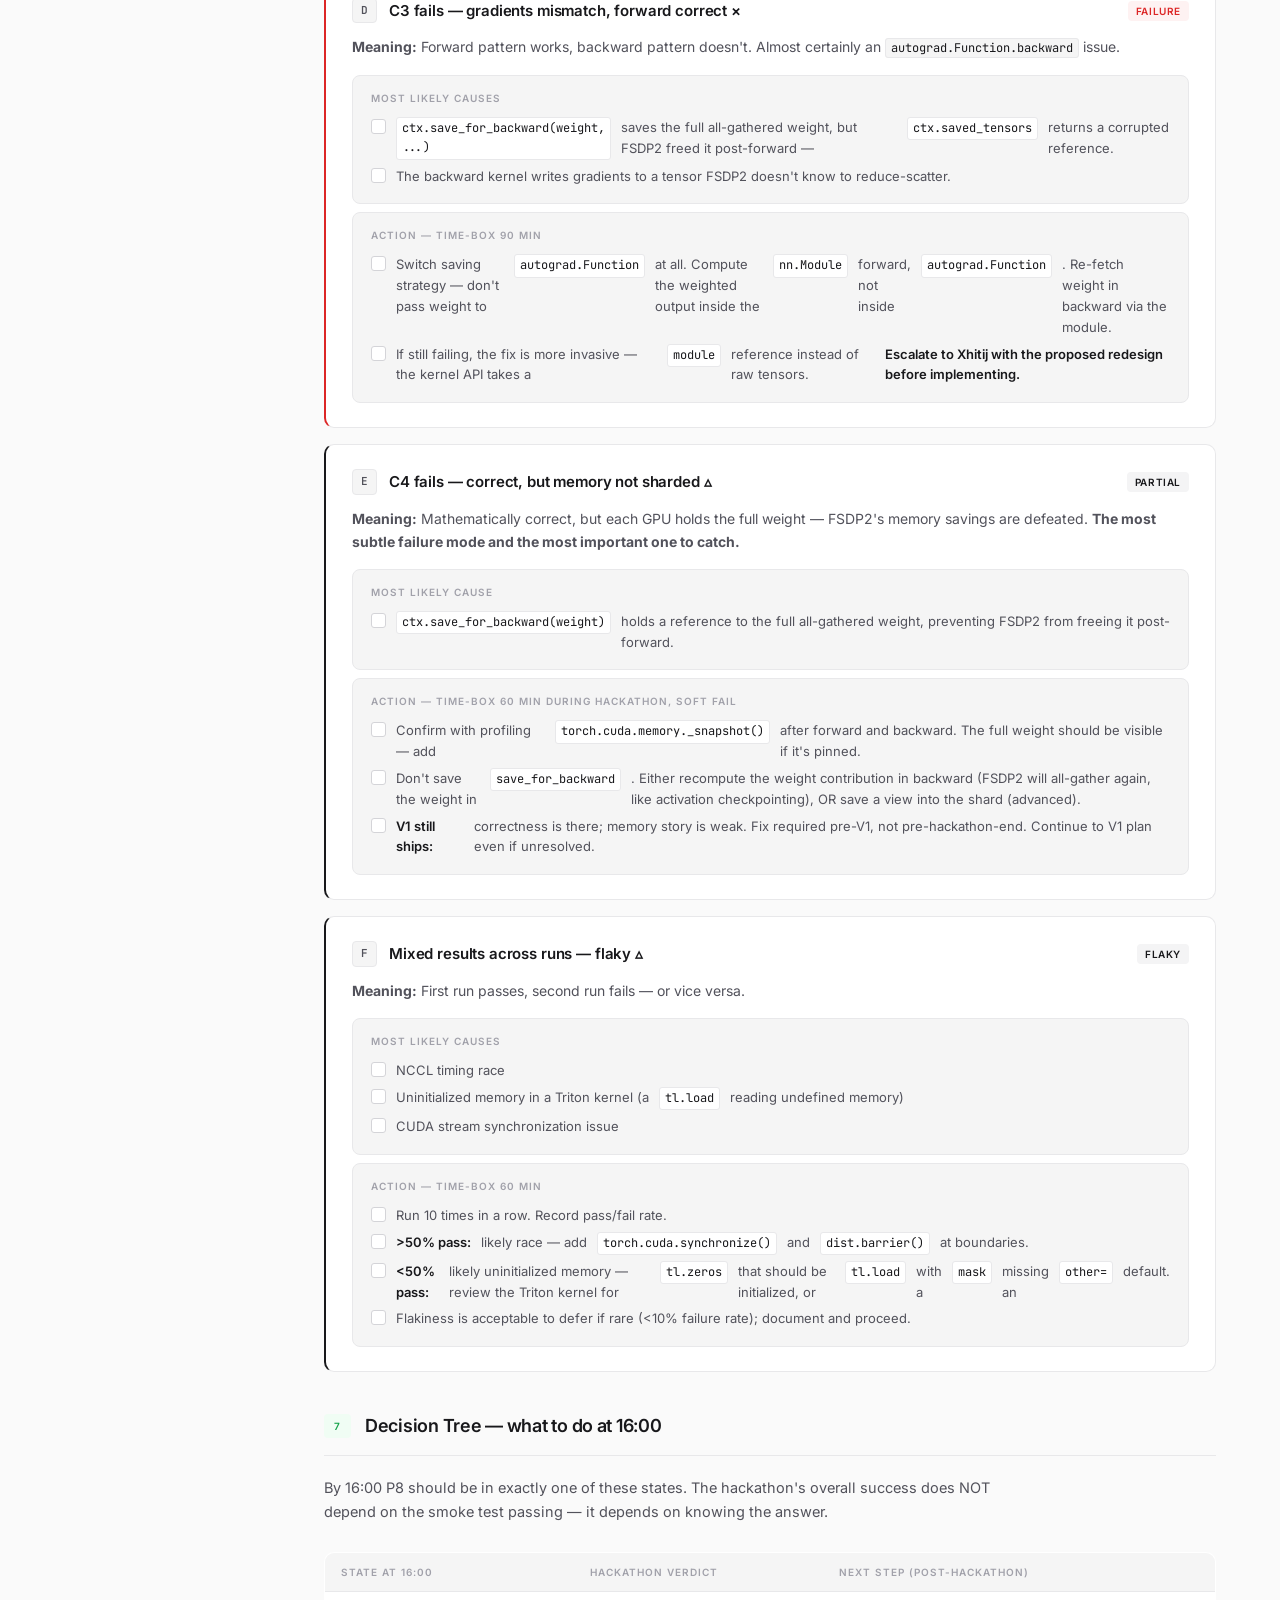
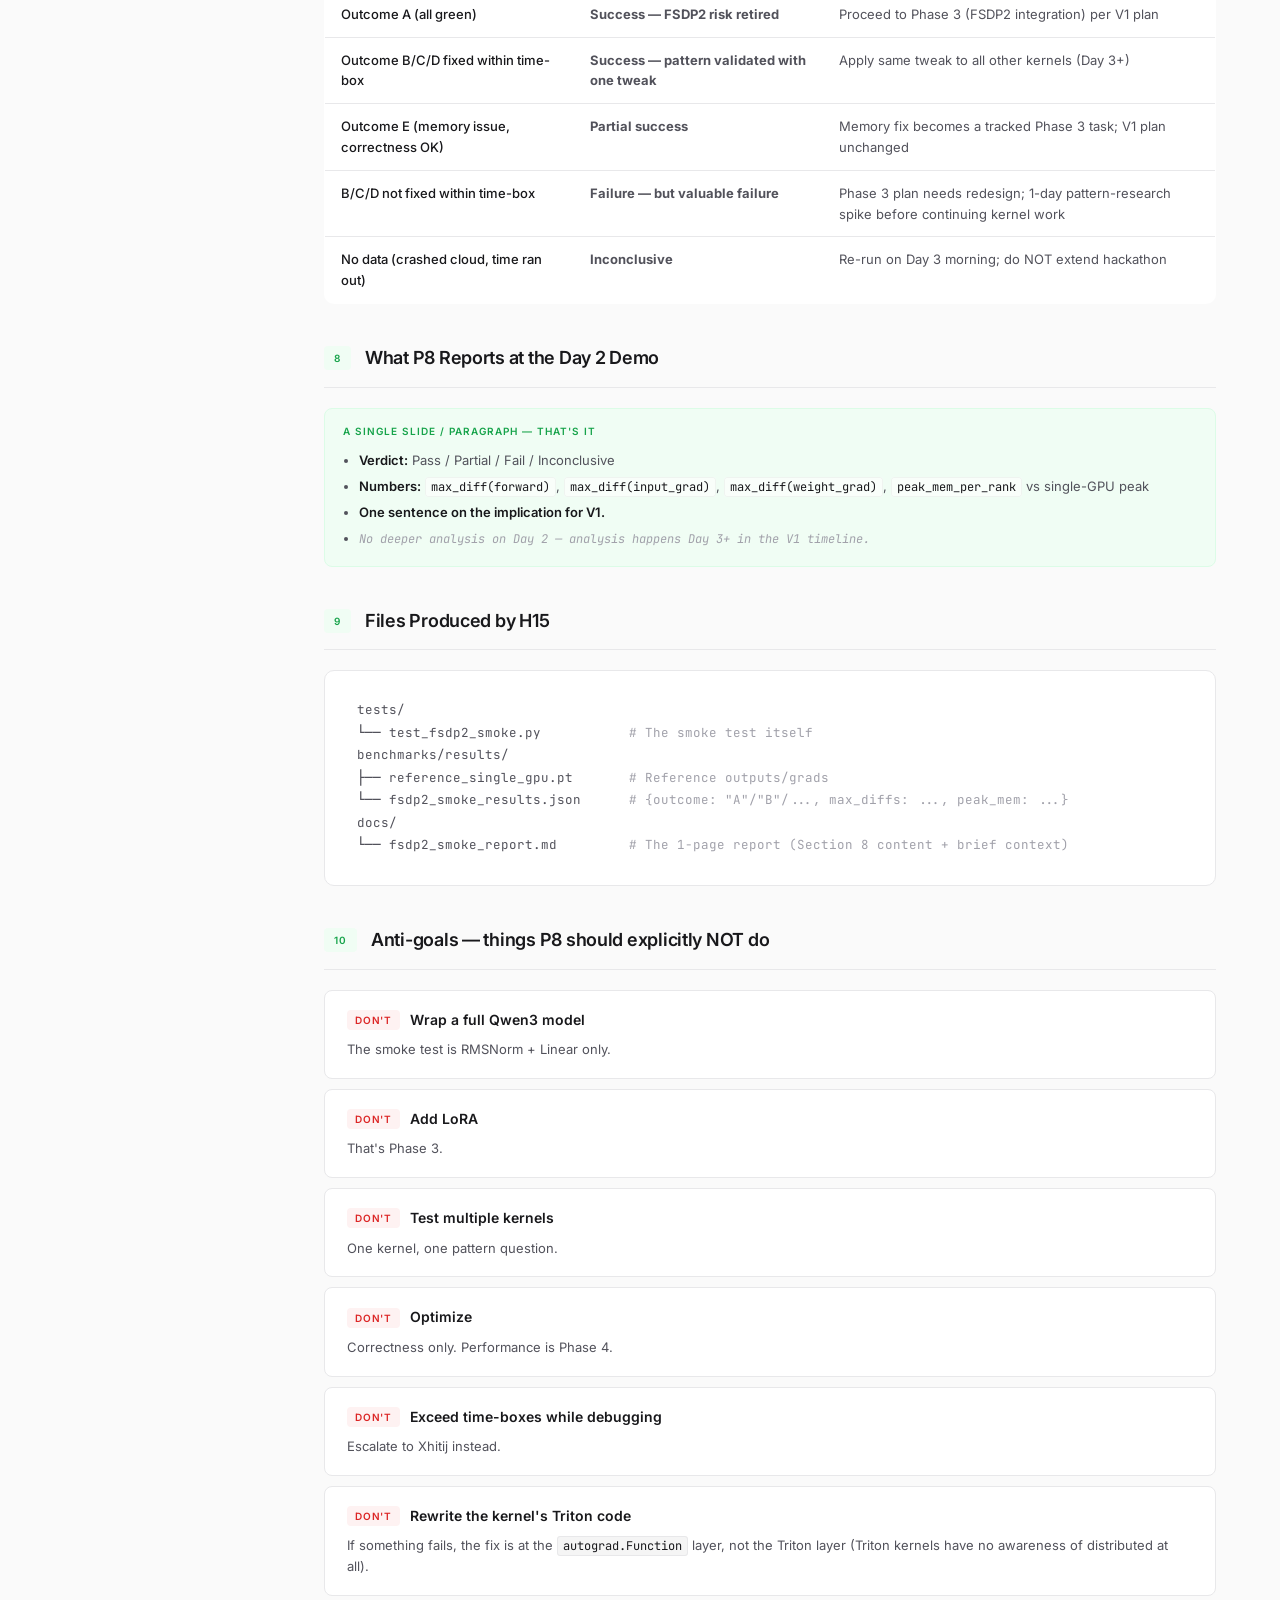
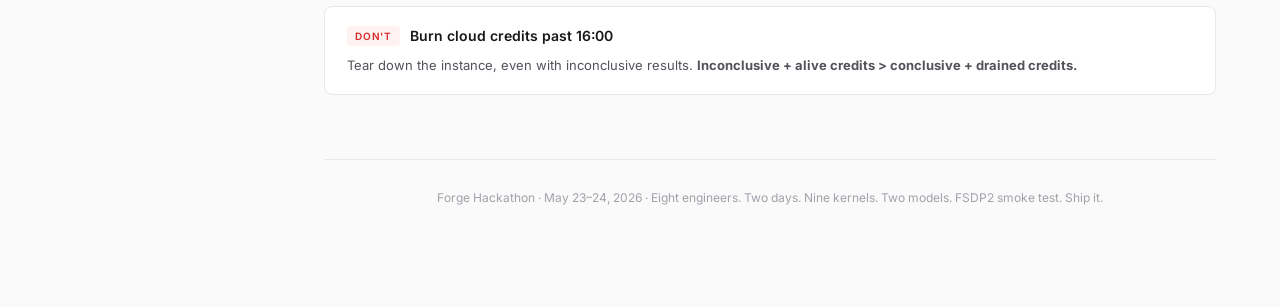
<file: smoketest.html>
<!DOCTYPE html>
<html lang="en">
<head>
<meta charset="UTF-8">
<meta name="viewport" content="width=device-width, initial-scale=1.0">
<title>Forge Hackathon &mdash; FSDP2 Smoke Test (H15)</title>
<link rel="preconnect" href="https://fonts.googleapis.com">
<link rel="preconnect" href="https://fonts.gstatic.com" crossorigin>
<link href="https://fonts.googleapis.com/css2?family=Inter:wght@400;500;600;700;800;900&family=JetBrains+Mono:wght@400;500;600&display=swap" rel="stylesheet">
<link rel="icon" type="image/svg+xml" href="favicon.svg">
<link rel="stylesheet" href="styles.css">
</head>
<body>
<div class="layout">

<!-- ===== SIDEBAR ===== -->
<aside class="sidebar">
  <a class="sidebar-brand-link" href="index.html">
    <div class="sidebar-brand"><span class="fire">Forge</span> Hackathon</div>
    <div class="sidebar-date">May 23 &ndash; 24, 2026</div>
  </a>
  <div class="sidebar-note">Sections marked with <span class="important-marker">*</span> are important.</div>


  <details class="sidebar-group" data-page="index.html">
  <summary class="sidebar-section"><a href="index.html" class="sidebar-group-title important" onclick="event.stopPropagation()">Overview</a><span class="sidebar-group-arrow" aria-hidden="true"></span></summary>
  <nav>
    <a href="index.html#target">Target &amp; Demo</a>
    <a href="index.html#schedule">Schedule</a>
    <a href="index.html#assignments">Team Assignments</a>
    <a href="index.html#prep">Pre-Hackathon Checklist</a>
  </nav>
  </details>

  <details class="sidebar-group" data-page="day1.html">
  <summary class="sidebar-section"><a href="day1.html" class="sidebar-group-title important" onclick="event.stopPropagation()">Day 1 &mdash; 8 Parallel Tracks</a><span class="sidebar-group-arrow" aria-hidden="true"></span></summary>
  <nav>
    <a href="day1.html#d1-t1">H1 &middot; SwiGLU kernel</a>
    <a href="day1.html#d1-t2">H2 &middot; RoPE kernel</a>
    <a href="day1.html#d1-t3">H3 &middot; Cross-Entropy kernel</a>
    <a href="day1.html#d1-t4">H4 &middot; LoRA MLP fused</a>
    <a href="day1.html#d1-t5">H5 &middot; LoRA QKV fused</a>
    <a href="day1.html#d1-t6">H6 &middot; GeGLU kernel</a>
    <a href="day1.html#d1-t7">H7 &middot; Package scaffold + porting</a>
    <a href="day1.html#d1-t8">H8 &middot; Patching infra + FSDP2</a>
  </nav>
  </details>

  <details class="sidebar-group" data-page="day2.html">
  <summary class="sidebar-section"><a href="day2.html" class="sidebar-group-title important" onclick="event.stopPropagation()">Day 2 &mdash; Integration Sprint</a><span class="sidebar-group-arrow" aria-hidden="true"></span></summary>
  <nav>
    <a href="day2.html#d2-t1">H9 &middot; Port Day 1 kernels</a>
    <a href="day2.html#d2-t2">H10 &middot; forge.patch (Qwen3)</a>
    <a href="day2.html#d2-t3">H11 &middot; forge.patch (Gemma)</a>
    <a href="day2.html#d2-t4">H12 &middot; Training pipeline</a>
    <a href="day2.html#d2-t5">H13 &middot; Test suite + integration</a>
    <a href="day2.html#d2-t6">H14 &middot; Benchmarks + docs</a>
    <a href="day2.html#d2-t7">H15 &middot; FSDP2 smoke test</a>
    <a href="day2.html#d2-retro">Retro &amp; Next 4 Weeks (Sun eve)</a>
  </nav>
  </details>

  <details class="sidebar-group" data-page="smoketest.html">
  <summary class="sidebar-section"><a href="smoketest.html" class="sidebar-group-title" onclick="event.stopPropagation()">Smoke Test</a><span class="sidebar-group-arrow" aria-hidden="true"></span></summary>
  <nav>
    <a href="smoketest.html#smoketest">FSDP2 Smoke Test (H15)</a>
  </nav>
  </details>

  <details class="sidebar-group" data-page="practices.html">
  <summary class="sidebar-section"><a href="practices.html" class="sidebar-group-title important" onclick="event.stopPropagation()">Engineering Practices</a><span class="sidebar-group-arrow" aria-hidden="true"></span></summary>
  <nav>
    <a href="practices.html#good-practices">Good Practices (Build Workflow)</a>
    <a href="practices.html#ai-tips">Tips for Using AI</a>
  </nav>
  </details>

  <details class="sidebar-group" data-page="details.html">
  <summary class="sidebar-section"><a href="details.html" class="sidebar-group-title" onclick="event.stopPropagation()">Design Details</a><span class="sidebar-group-arrow" aria-hidden="true"></span></summary>
  <nav>
    <a href="details.html#scope">Scope Priority Ladder</a>
    <a href="details.html#repo">Repo + Package Layout</a>
    <a href="details.html#patching-design">Patching Architecture</a>
    <a href="details.html#qwen3-map">Qwen3 Patch Mapping</a>
    <a href="details.html#gemma-map">Gemma Patch Mapping</a>
    <a href="details.html#training">Training Loop (Custom)</a>
    <a href="details.html#integration">Integration Tests</a>
    <a href="details.html#wiring">Wiring Guide (H10 / H11)</a>
    <a href="details.html#decisions">Decision Log (12)</a>
  </nav>
  </details>

  <details class="sidebar-group" data-page="planning.html">
  <summary class="sidebar-section"><a href="planning.html" class="sidebar-group-title" onclick="event.stopPropagation()">Planning</a><span class="sidebar-group-arrow" aria-hidden="true"></span></summary>
  <nav>
    <a href="planning.html#deps">Dependencies</a>
    <a href="planning.html#risks">Risks &amp; Contingency</a>
    <a href="planning.html#stretch">Stretch Goals</a>
  </nav>
  </details>

  <div class="sidebar-stats">
    <div class="stat-row">
      <span class="stat-label">Tasks</span>
      <span class="stat-value">15 core + 2 stretch</span>
    </div>
    <div class="stat-row">
      <span class="stat-label">People</span>
      <span class="stat-value">8</span>
    </div>
    <div class="stat-row">
      <span class="stat-label">Hours</span>
      <span class="stat-value">~15 hrs</span>
    </div>
    <div class="stat-row">
      <span class="stat-label">Kernels</span>
      <span class="stat-value">9 (Qwen3 + Gemma)</span>
    </div>
  </div>
</aside>

<!-- ===== MAIN ===== -->
<main>

<a class="back-link" href="index.html"><span class="arrow">&larr;</span> Back to overview</a>

<div class="page-header">
  <h1>FSDP2 Smoke Test &mdash; H15 Deep Dive</h1>
  <p>P8's working doc for Day 2 afternoon. The minimum experiment that retires the single biggest architectural risk in V1: does the <code>autograd.Function</code> pattern survive FSDP2 sharding?</p>
</div>

<!-- ===== FSDP2 SMOKE TEST ===== -->
<section id="smoketest">
  <h2>FSDP2 Smoke Test &mdash; H15 Deep Dive</h2>
  <p class="section-desc">
    <strong>Owner:</strong> P8 &nbsp;&middot;&nbsp; <strong>Window:</strong> Day 2, 13:00&ndash;16:00 (3 hrs incl. cloud setup) &nbsp;&middot;&nbsp; <strong>Hardware:</strong> 2&times;A100 or 2&times;H100, on-demand. <strong>Blocker for:</strong> the entire V1 multi-GPU story. If this fails, Phase 3 needs a pattern redesign.
  </p>

  <!-- 1. PURPOSE -->
  <div class="day-header">
    <span class="day-badge day1">1</span>
    <h3>Purpose</h3>
  </div>
  <div class="approach-box">
    <div class="approach-label">The one question</div>
    <ul>
      <li>Does our <code>torch.autograd.Function</code> pattern &mdash; specifically <code>ctx.save_for_backward(weight, ...)</code> &mdash; work correctly when FSDP2 has sharded the weight across GPUs?</li>
      <li><strong>Yes &rarr;</strong> every kernel using the same pattern is FSDP2-compatible. Phase 3 is unblocked.</li>
      <li><strong>No &rarr;</strong> we learn exactly which part breaks, and fix it once for all kernels before scaling out.</li>
      <li><em>Not a benchmark. Not a convergence test. Not a full training run. The minimum experiment that retires the single biggest architectural risk in V1.</em></li>
    </ul>
  </div>

  <!-- 2. PRECONDITIONS -->
  <div class="day-header">
    <span class="day-badge day1">2</span>
    <h3>Preconditions &mdash; verified at 12:45 before booking the cloud instance</h3>
  </div>

  <div class="task-grid">
    <div class="task-card structural">
      <div class="task-header">
        <span class="task-id">2.1</span>
        <span class="task-title">Code artifacts</span>
      </div>
      <div class="exit-criteria">
        <div class="ec-label">Must exist</div>
        <ul>
          <li><code>forge/kernels/rmsnorm.py</code> exports <code>ForgeRMSNorm</code> (the <code>nn.Module</code>)</li>
          <li><code>forge/kernels/rmsnorm.py</code> exports <code>ForgeRMSNormFunction</code> (the <code>autograd.Function</code>)</li>
          <li><code>forge.patch(model)</code> and <code>forge.unpatch(model)</code> are callable from <code>forge/patching/patch.py</code></li>
          <li>Single-GPU <code>test_rmsnorm.py</code> passes (gradcheck + correctness vs <code>nn.RMSNorm</code>)</li>
          <li>Package installs cleanly: <code>pip install -e .</code> in a fresh virtualenv</li>
        </ul>
      </div>
    </div>

    <div class="task-card structural">
      <div class="task-header">
        <span class="task-id">2.2</span>
        <span class="task-title">Test infrastructure</span>
      </div>
      <div class="exit-criteria">
        <div class="ec-label">Must exist</div>
        <ul>
          <li><code>tests/test_fsdp2_smoke.py</code> skeleton committed (P8 writes Day 1 evening or Day 2 morning, BEFORE booking cloud)</li>
          <li>Skeleton runs locally on 1 GPU with <code>--nproc-per-node=1</code> (sanity check &mdash; no FSDP2 wrap in single-rank case)</li>
          <li><code>requirements.txt</code> pins <code>torch&gt;=2.4</code> (FSDP2 stable in 2.4+)</li>
        </ul>
      </div>
    </div>

    <div class="task-card infra">
      <div class="task-header">
        <span class="task-id">2.3</span>
        <span class="task-title">Cloud readiness</span>
      </div>
      <div class="exit-criteria">
        <div class="ec-label">Must exist</div>
        <ul>
          <li>Cloud account credits verified (&gt;$50 buffer)</li>
          <li>Instance image: CUDA 12.x, PyTorch 2.4+, NCCL</li>
          <li>SSH key tested</li>
          <li>All test scripts pre-staged in a git branch &mdash; P8 should <code>git clone &amp;&amp; pip install -e . &amp;&amp; torchrun ...</code> and nothing else</li>
        </ul>
      </div>
    </div>

    <div class="task-card stretch">
      <div class="task-header">
        <span class="task-id">2.4</span>
        <span class="task-title">Explicitly NOT required</span>
      </div>
      <div class="exit-criteria">
        <div class="ec-label">Out of scope</div>
        <ul>
          <li>LoRA integration (deferred to post-hackathon)</li>
          <li>Full transformer model (we test ONE kernel in isolation)</li>
          <li>Multiple kernels (only RMSNorm &mdash; the simplest, already single-GPU validated)</li>
          <li>Performance numbers (this is correctness only)</li>
        </ul>
      </div>
    </div>
  </div>

  <!-- 3. THE TEST MODEL -->
  <div class="day-header">
    <span class="day-badge day1">3</span>
    <h3>The Test Model</h3>
  </div>

  <div class="target-box">
    <h3>Minimal smoke-test model</h3>
    <pre><span class="keyword">import</span> torch.nn <span class="keyword">as</span> nn
<span class="keyword">from</span> forge.kernels.rmsnorm <span class="keyword">import</span> ForgeRMSNorm

<span class="keyword">class</span> <span class="func">SmokeModel</span>(nn.Module):
    <span class="keyword">def</span> <span class="func">__init__</span>(self, hidden=4096):
        super().<span class="func">__init__</span>()
        self.norm = <span class="highlight">ForgeRMSNorm</span>(hidden)        <span class="comment"># &larr; the kernel under test</span>
        self.proj = nn.<span class="func">Linear</span>(hidden, hidden)   <span class="comment"># &larr; standard layer for gradient flow</span>

    <span class="keyword">def</span> <span class="func">forward</span>(self, x):
        <span class="keyword">return</span> self.<span class="func">proj</span>(self.<span class="func">norm</span>(x))</pre>
  </div>

  <div class="approach-box">
    <div class="approach-label">Why this shape</div>
    <ul>
      <li><code>ForgeRMSNorm</code> has a learnable <code>weight</code> of shape <code>[hidden]</code> &mdash; this is the parameter FSDP2 will shard.</li>
      <li><code>nn.Linear</code> provides a known-good reference path for gradients (we trust PyTorch's <code>nn.Linear</code> under FSDP2).</li>
      <li>Total params small enough to fit on one GPU for the reference run, large enough that sharding is non-trivial.</li>
      <li><strong>Why NOT a full transformer:</strong> attention + MLP + RoPE introduces 5+ failure modes. With the minimal model, any failure is definitively localized to RMSNorm's <code>autograd.Function</code> pattern.</li>
    </ul>
  </div>

  <!-- 4. THE PROCEDURE -->
  <div class="day-header">
    <span class="day-badge day2">4</span>
    <h3>The Procedure</h3>
  </div>

  <div class="target-box">
    <h3>Step 1 &mdash; Reference run (single GPU, rank 0, no FSDP2)</h3>
    <pre>torch.<span class="func">manual_seed</span>(42)
torch.cuda.<span class="func">manual_seed</span>(42)
model = <span class="func">SmokeModel</span>(hidden=4096).<span class="func">cuda</span>()
x = torch.<span class="func">randn</span>(4, 128, 4096, device=<span class="string">'cuda'</span>, requires_grad=<span class="keyword">True</span>)
y = <span class="func">model</span>(x)
loss = y.<span class="func">sum</span>()
loss.<span class="func">backward</span>()

<span class="comment"># Save references</span>
ref_output       = y.<span class="func">detach</span>().<span class="func">clone</span>()
ref_input_grad   = x.grad.<span class="func">detach</span>().<span class="func">clone</span>()
ref_weight_grad  = model.norm.weight.grad.<span class="func">detach</span>().<span class="func">clone</span>()
torch.<span class="func">save</span>({
    <span class="string">'output'</span>: ref_output,
    <span class="string">'input_grad'</span>: ref_input_grad,
    <span class="string">'weight_grad'</span>: ref_weight_grad,
}, <span class="string">'reference.pt'</span>)

<span class="comment"># Save state dict so the FSDP2 run starts from identical weights</span>
torch.<span class="func">save</span>(model.<span class="func">state_dict</span>(), <span class="string">'init_state.pt'</span>)</pre>
  </div>

  <div class="target-box">
    <h3>Step 2 &mdash; FSDP2 run (2 GPUs, <code>torchrun --nproc-per-node=2</code>)</h3>
    <pre><span class="keyword">import</span> torch.distributed <span class="keyword">as</span> dist
<span class="keyword">from</span> torch.distributed.fsdp <span class="keyword">import</span> fully_shard  <span class="comment"># FSDP2 API</span>

dist.<span class="func">init_process_group</span>(backend=<span class="string">'nccl'</span>)

torch.<span class="func">manual_seed</span>(42)
model = <span class="func">SmokeModel</span>(hidden=4096).<span class="func">cuda</span>()
model.<span class="func">load_state_dict</span>(torch.<span class="func">load</span>(<span class="string">'init_state.pt'</span>))  <span class="comment"># identical weights</span>

<span class="comment"># FSDP2 wrap</span>
<span class="highlight">fully_shard</span>(model.norm)   <span class="comment"># shard the RMSNorm weight param</span>
<span class="highlight">fully_shard</span>(model.proj)   <span class="comment"># shard the Linear</span>

torch.<span class="func">manual_seed</span>(42)
x = torch.<span class="func">randn</span>(4, 128, 4096, device=<span class="string">'cuda'</span>, requires_grad=<span class="keyword">True</span>)
y = <span class="func">model</span>(x)
loss = y.<span class="func">sum</span>()
loss.<span class="func">backward</span>()

fsdp_output      = y.<span class="func">detach</span>().<span class="func">clone</span>()
fsdp_input_grad  = x.grad.<span class="func">detach</span>().<span class="func">clone</span>()
<span class="comment"># weight grad is sharded &mdash; all-gather it for comparison</span>
fsdp_weight_grad = <span class="func">_all_gather_param_grad</span>(model.norm.weight)</pre>
  </div>

  <div class="target-box">
    <h3>Step 3 &mdash; Compare</h3>
    <pre>ref = torch.<span class="func">load</span>(<span class="string">'reference.pt'</span>)
<span class="keyword">assert</span> torch.<span class="func">allclose</span>(fsdp_output,      ref[<span class="string">'output'</span>],      rtol=1e-4, atol=1e-5)
<span class="keyword">assert</span> torch.<span class="func">allclose</span>(fsdp_input_grad,  ref[<span class="string">'input_grad'</span>],  rtol=1e-4, atol=1e-5)
<span class="keyword">assert</span> torch.<span class="func">allclose</span>(fsdp_weight_grad, ref[<span class="string">'weight_grad'</span>], rtol=1e-4, atol=1e-5)</pre>
  </div>

  <div class="target-box">
    <h3>Step 4 &mdash; Memory check</h3>
    <pre>torch.cuda.<span class="func">reset_peak_memory_stats</span>()
<span class="comment"># ... run forward + backward ...</span>
peak = torch.cuda.<span class="func">max_memory_allocated</span>() / 1e9
<span class="func">print</span>(f<span class="string">"Rank {dist.get_rank()}: peak {peak:.2f} GB"</span>)</pre>
  </div>
  <p class="task-desc" style="margin-top: -8px;">
    <strong>Expected:</strong> per-rank peak memory should be ~half the single-GPU peak (since the weight is sharded across 2 GPUs).
    If it matches the single-GPU peak, FSDP2 is being defeated &mdash; the full weight is staying resident due to <code>save_for_backward</code>.
  </p>

  <!-- 5. THE FOUR CHECKS -->
  <div class="day-header">
    <span class="day-badge day2">5</span>
    <h3>The Four Specific Checks &mdash; pass iff all four pass</h3>
  </div>

  <table class="matrix">
    <thead>
      <tr>
        <th style="width: 70px;">#</th>
        <th style="width: 200px;">Check</th>
        <th>How</th>
        <th>Pass criterion</th>
      </tr>
    </thead>
    <tbody>
      <tr>
        <td class="person-cell">C1</td>
        <td class="task-cell">Doesn't crash</td>
        <td><code>torchrun</code> exits 0</td>
        <td>No exceptions, no NCCL errors, no CUDA illegal-memory-access</td>
      </tr>
      <tr>
        <td class="person-cell">C2</td>
        <td class="task-cell">Forward output matches</td>
        <td><code>allclose(fsdp_output, ref_output)</code></td>
        <td><code>rtol=1e-4, atol=1e-5</code></td>
      </tr>
      <tr>
        <td class="person-cell">C3</td>
        <td class="task-cell">Gradients match</td>
        <td><code>allclose</code> on input_grad AND weight_grad (after all-gather)</td>
        <td><code>rtol=1e-4, atol=1e-5</code></td>
      </tr>
      <tr>
        <td class="person-cell">C4</td>
        <td class="task-cell">Memory is sharded</td>
        <td><code>max_memory_allocated()</code> per rank</td>
        <td>Per-rank peak &le; 60% of single-GPU peak</td>
      </tr>
    </tbody>
  </table>
  <p class="task-desc" style="margin-top: -16px;">
    C1 is the floor (basic compatibility). C2+C3 are correctness. C4 is the &ldquo;is FSDP2 actually doing its job, or are we silently defeating it&rdquo; check.
  </p>

  <!-- 6. OUTCOMES -->
  <div class="day-header">
    <span class="day-badge day2">6</span>
    <h3>Possible Outcomes &amp; Recommended Actions</h3>
  </div>
  <p class="section-desc">Every realistic outcome falls into one of six buckets. Each has a defined next action so P8 is not stuck deciding mid-test.</p>

  <div class="task-grid">

    <div class="task-card infra">
      <div class="task-header">
        <span class="task-id">A</span>
        <span class="task-title">All four checks pass &check;</span>
        <div class="task-tags"><span class="tag infra">Success</span></div>
      </div>
      <p class="task-desc"><strong>Meaning:</strong> The <code>autograd.Function</code> pattern survives FSDP2. The architectural bet is validated.</p>
      <div class="exit-criteria">
        <div class="ec-label">Action</div>
        <ul>
          <li>Write a 1-page result note: PyTorch version, FSDP2 API used (<code>fully_shard</code> vs older <code>FSDP</code>), exact tolerances achieved.</li>
          <li>Tag the commit as <code>fsdp2-smoke-passed</code>.</li>
          <li>Mark H15 complete. Update <code>FORGE_V1_TARGETS.md</code> to note FSDP2 risk retired.</li>
          <li><strong>Do not</strong> generalize to other kernels yet &mdash; that's Phase 3 work. RoPE's precomputed cos/sin tables may still surface kernel-specific issues.</li>
        </ul>
      </div>
    </div>

    <div class="task-card critical">
      <div class="task-header">
        <span class="task-id">B</span>
        <span class="task-title">C1 fails &mdash; it crashes &times;</span>
        <div class="task-tags"><span class="tag critical">Failure</span></div>
      </div>
      <p class="task-desc">Four likely sub-cases, each with a time-boxed fix.</p>
      <div class="exit-criteria">
        <div class="ec-label">Sub-cases</div>
        <ul>
          <li><strong>B.1 &mdash; Crash on FSDP2 wrap.</strong> Likely PyTorch too old, or weight stored as a buffer instead of <code>nn.Parameter</code>. Verify <code>torch.__version__ &ge; 2.4</code>; check <code>list(model.norm.parameters())</code>. <em>Time-box 30 min.</em></li>
          <li><strong>B.2 &mdash; Crash during forward.</strong> Likely kernel reads weight's data pointer but FSDP2 detached storage post-all-gather. Print <code>weight.is_contiguous(), weight.data_ptr(), weight.shape</code> at kernel entry. Fix: <code>weight = weight.contiguous()</code> before passing to Triton. <em>Time-box 45 min.</em></li>
          <li><strong>B.3 &mdash; Crash during backward.</strong> Likely <code>ctx.saved_tensors</code> returns a tensor whose storage was freed when FSDP2 discarded the full weight. Fix: save the module reference (<code>ctx.module = self</code>) and read <code>self.weight</code> in backward &mdash; FSDP2 will all-gather it again automatically. <em>Time-box 60 min.</em></li>
          <li><strong>B.4 &mdash; NCCL deadlock / hang.</strong> Likely control-flow divergence between ranks. Add <code>dist.barrier()</code> after each major step; print rank ID at each step. Likely a bug in the test script, not the kernel. <em>Time-box 30 min.</em></li>
        </ul>
      </div>
    </div>

    <div class="task-card critical">
      <div class="task-header">
        <span class="task-id">C</span>
        <span class="task-title">C2 fails &mdash; forward output mismatches &times;</span>
        <div class="task-tags"><span class="tag critical">Failure</span></div>
      </div>
      <p class="task-desc"><strong>Meaning:</strong> Different outputs on FSDP2 vs single-GPU. The worst kind of failure &mdash; silent numerical corruption.</p>
      <div class="exit-criteria">
        <div class="ec-label">Most likely causes</div>
        <ul>
          <li>Weight read from a stale shard (kernel sees only the local shard, not the all-gathered full weight)</li>
          <li>Mixed precision mismatch (FSDP2 auto-casts to bf16; single-GPU run was fp32)</li>
          <li>Different RNG state across ranks for the input</li>
        </ul>
      </div>
      <div class="exit-criteria" style="margin-top: 8px;">
        <div class="ec-label">Action &mdash; time-box 90 min, then escalate to Xhitij</div>
        <ul>
          <li>Verify input <code>x</code> is identical on both ranks: <code>dist.all_reduce(x.sum())</code> should equal <code>2 * ref_input.sum()</code>.</li>
          <li>Print <code>weight.shape</code> inside the kernel &mdash; it MUST be the full <code>[hidden]</code> shape, not the shard. If it's the shard, FSDP2's all-gather hook didn't fire.</li>
          <li>Disable mixed precision (<code>mp_policy=None</code> in <code>fully_shard</code>) and re-run. If C2 passes without MP, the issue is precision casting.</li>
        </ul>
      </div>
    </div>

    <div class="task-card critical">
      <div class="task-header">
        <span class="task-id">D</span>
        <span class="task-title">C3 fails &mdash; gradients mismatch, forward correct &times;</span>
        <div class="task-tags"><span class="tag critical">Failure</span></div>
      </div>
      <p class="task-desc"><strong>Meaning:</strong> Forward pattern works, backward pattern doesn't. Almost certainly an <code>autograd.Function.backward</code> issue.</p>
      <div class="exit-criteria">
        <div class="ec-label">Most likely causes</div>
        <ul>
          <li><code>ctx.save_for_backward(weight, ...)</code> saves the full all-gathered weight, but FSDP2 freed it post-forward &mdash; <code>ctx.saved_tensors</code> returns a corrupted reference.</li>
          <li>The backward kernel writes gradients to a tensor FSDP2 doesn't know to reduce-scatter.</li>
        </ul>
      </div>
      <div class="exit-criteria" style="margin-top: 8px;">
        <div class="ec-label">Action &mdash; time-box 90 min</div>
        <ul>
          <li>Switch saving strategy &mdash; don't pass weight to <code>autograd.Function</code> at all. Compute the weighted output inside the <code>nn.Module</code> forward, not inside <code>autograd.Function</code>. Re-fetch weight in backward via the module.</li>
          <li>If still failing, the fix is more invasive &mdash; the kernel API takes a <code>module</code> reference instead of raw tensors. <strong>Escalate to Xhitij with the proposed redesign before implementing.</strong></li>
        </ul>
      </div>
    </div>

    <div class="task-card high">
      <div class="task-header">
        <span class="task-id">E</span>
        <span class="task-title">C4 fails &mdash; correct, but memory not sharded &triangle;</span>
        <div class="task-tags"><span class="tag high">Partial</span></div>
      </div>
      <p class="task-desc"><strong>Meaning:</strong> Mathematically correct, but each GPU holds the full weight &mdash; FSDP2's memory savings are defeated. <strong>The most subtle failure mode and the most important one to catch.</strong></p>
      <div class="exit-criteria">
        <div class="ec-label">Most likely cause</div>
        <ul>
          <li><code>ctx.save_for_backward(weight)</code> holds a reference to the full all-gathered weight, preventing FSDP2 from freeing it post-forward.</li>
        </ul>
      </div>
      <div class="exit-criteria" style="margin-top: 8px;">
        <div class="ec-label">Action &mdash; time-box 60 min during hackathon, soft fail</div>
        <ul>
          <li>Confirm with profiling &mdash; add <code>torch.cuda.memory._snapshot()</code> after forward and backward. The full weight should be visible if it's pinned.</li>
          <li>Don't save the weight in <code>save_for_backward</code>. Either recompute the weight contribution in backward (FSDP2 will all-gather again, like activation checkpointing), OR save a view into the shard (advanced).</li>
          <li><strong>V1 still ships:</strong> correctness is there; memory story is weak. Fix required pre-V1, not pre-hackathon-end. Continue to V1 plan even if unresolved.</li>
        </ul>
      </div>
    </div>

    <div class="task-card high">
      <div class="task-header">
        <span class="task-id">F</span>
        <span class="task-title">Mixed results across runs &mdash; flaky &triangle;</span>
        <div class="task-tags"><span class="tag high">Flaky</span></div>
      </div>
      <p class="task-desc"><strong>Meaning:</strong> First run passes, second run fails &mdash; or vice versa.</p>
      <div class="exit-criteria">
        <div class="ec-label">Most likely causes</div>
        <ul>
          <li>NCCL timing race</li>
          <li>Uninitialized memory in a Triton kernel (a <code>tl.load</code> reading undefined memory)</li>
          <li>CUDA stream synchronization issue</li>
        </ul>
      </div>
      <div class="exit-criteria" style="margin-top: 8px;">
        <div class="ec-label">Action &mdash; time-box 60 min</div>
        <ul>
          <li>Run 10 times in a row. Record pass/fail rate.</li>
          <li><strong>&gt;50% pass:</strong> likely race &mdash; add <code>torch.cuda.synchronize()</code> and <code>dist.barrier()</code> at boundaries.</li>
          <li><strong>&lt;50% pass:</strong> likely uninitialized memory &mdash; review the Triton kernel for <code>tl.zeros</code> that should be initialized, or <code>tl.load</code> with a <code>mask</code> missing an <code>other=</code> default.</li>
          <li>Flakiness is acceptable to defer if rare (&lt;10% failure rate); document and proceed.</li>
        </ul>
      </div>
    </div>

  </div>

  <!-- 7. DECISION TREE -->
  <div class="day-header">
    <span class="day-badge day2">7</span>
    <h3>Decision Tree &mdash; what to do at 16:00</h3>
  </div>
  <p class="section-desc">By 16:00 P8 should be in exactly one of these states. The hackathon's overall success does NOT depend on the smoke test passing &mdash; it depends on knowing the answer.</p>

  <table class="matrix">
    <thead>
      <tr>
        <th style="width: 28%;">State at 16:00</th>
        <th style="width: 28%;">Hackathon verdict</th>
        <th>Next step (post-hackathon)</th>
      </tr>
    </thead>
    <tbody>
      <tr>
        <td class="task-cell">Outcome A (all green)</td>
        <td><strong>Success &mdash; FSDP2 risk retired</strong></td>
        <td>Proceed to Phase 3 (FSDP2 integration) per V1 plan</td>
      </tr>
      <tr>
        <td class="task-cell">Outcome B/C/D fixed within time-box</td>
        <td><strong>Success &mdash; pattern validated with one tweak</strong></td>
        <td>Apply same tweak to all other kernels (Day 3+)</td>
      </tr>
      <tr>
        <td class="task-cell">Outcome E (memory issue, correctness OK)</td>
        <td><strong>Partial success</strong></td>
        <td>Memory fix becomes a tracked Phase 3 task; V1 plan unchanged</td>
      </tr>
      <tr>
        <td class="task-cell">B/C/D not fixed within time-box</td>
        <td><strong>Failure &mdash; but valuable failure</strong></td>
        <td>Phase 3 plan needs redesign; 1-day pattern-research spike before continuing kernel work</td>
      </tr>
      <tr>
        <td class="task-cell">No data (crashed cloud, time ran out)</td>
        <td><strong>Inconclusive</strong></td>
        <td>Re-run on Day 3 morning; do NOT extend hackathon</td>
      </tr>
    </tbody>
  </table>

  <!-- 8. DEMO REPORT -->
  <div class="day-header">
    <span class="day-badge day2">8</span>
    <h3>What P8 Reports at the Day 2 Demo</h3>
  </div>

  <div class="approach-box">
    <div class="approach-label">A single slide / paragraph &mdash; that's it</div>
    <ul>
      <li><strong>Verdict:</strong> Pass / Partial / Fail / Inconclusive</li>
      <li><strong>Numbers:</strong> <code>max_diff(forward)</code>, <code>max_diff(input_grad)</code>, <code>max_diff(weight_grad)</code>, <code>peak_mem_per_rank</code> vs single-GPU peak</li>
      <li><strong>One sentence on the implication for V1.</strong></li>
      <li><em>No deeper analysis on Day 2 &mdash; analysis happens Day 3+ in the V1 timeline.</em></li>
    </ul>
  </div>

  <!-- 9. FILES PRODUCED -->
  <div class="day-header">
    <span class="day-badge day2">9</span>
    <h3>Files Produced by H15</h3>
  </div>

  <div class="dep-box">tests/
└── test_fsdp2_smoke.py           <span class="dep-arrow"># The smoke test itself</span>
benchmarks/results/
├── reference_single_gpu.pt       <span class="dep-arrow"># Reference outputs/grads</span>
└── fsdp2_smoke_results.json      <span class="dep-arrow"># {outcome: "A"/"B"/..., max_diffs: ..., peak_mem: ...}</span>
docs/
└── fsdp2_smoke_report.md         <span class="dep-arrow"># The 1-page report (Section 8 content + brief context)</span></div>

  <!-- 10. ANTI-GOALS -->
  <div class="day-header">
    <span class="day-badge day2">10</span>
    <h3>Anti-goals &mdash; things P8 should explicitly NOT do</h3>
  </div>

  <div class="risk-card">
    <div class="risk-header">
      <span class="risk-level high">Don't</span>
      <span class="risk-title">Wrap a full Qwen3 model</span>
    </div>
    <p class="risk-body">The smoke test is RMSNorm + Linear only.</p>
  </div>
  <div class="risk-card">
    <div class="risk-header">
      <span class="risk-level high">Don't</span>
      <span class="risk-title">Add LoRA</span>
    </div>
    <p class="risk-body">That's Phase 3.</p>
  </div>
  <div class="risk-card">
    <div class="risk-header">
      <span class="risk-level high">Don't</span>
      <span class="risk-title">Test multiple kernels</span>
    </div>
    <p class="risk-body">One kernel, one pattern question.</p>
  </div>
  <div class="risk-card">
    <div class="risk-header">
      <span class="risk-level high">Don't</span>
      <span class="risk-title">Optimize</span>
    </div>
    <p class="risk-body">Correctness only. Performance is Phase 4.</p>
  </div>
  <div class="risk-card">
    <div class="risk-header">
      <span class="risk-level high">Don't</span>
      <span class="risk-title">Exceed time-boxes while debugging</span>
    </div>
    <p class="risk-body">Escalate to Xhitij instead.</p>
  </div>
  <div class="risk-card">
    <div class="risk-header">
      <span class="risk-level high">Don't</span>
      <span class="risk-title">Rewrite the kernel's Triton code</span>
    </div>
    <p class="risk-body">If something fails, the fix is at the <code>autograd.Function</code> layer, not the Triton layer (Triton kernels have no awareness of distributed at all).</p>
  </div>
  <div class="risk-card">
    <div class="risk-header">
      <span class="risk-level high">Don't</span>
      <span class="risk-title">Burn cloud credits past 16:00</span>
    </div>
    <p class="risk-body">Tear down the instance, even with inconclusive results. <strong>Inconclusive + alive credits &gt; conclusive + drained credits.</strong></p>
  </div>
</section>

<footer>
  Forge Hackathon &middot; May 23&ndash;24, 2026 &middot; Eight engineers. Two days. Nine kernels. Two models. FSDP2 smoke test. Ship it.
</footer>

</main>
</div>

<!-- Scroll spy -->
<script>
(function() {
  const path = window.location.pathname.split('/').pop() || 'index.html';
  const current = path === '' ? 'index.html' : path;

  // Auto-expand the sidebar group matching the current page; collapse others
  document.querySelectorAll('.sidebar-group').forEach(g => {
    if (g.dataset.page === current) {
      g.setAttribute('open', '');
      g.classList.add('current-group');
    } else {
      g.removeAttribute('open');
    }
  });
  const links = document.querySelectorAll('.sidebar nav a');
  const sections = [];
  links.forEach(a => {
    const href = a.getAttribute('href') || '';
    const onThisPage = href.startsWith('#') || href.startsWith(current);
    if (onThisPage) {
      a.classList.add('current-page');
      const id = href.split('#')[1];
      if (id) {
        const el = document.getElementById(id);
        if (el) sections.push({ el, link: a });
      }
    }
  });

  function onScroll() {
    let active = null;
    const y = window.scrollY + 120;
    for (let i = sections.length - 1; i >= 0; i--) {
      if (sections[i].el.offsetTop <= y) { active = sections[i]; break; }
    }
    document.querySelectorAll('.sidebar nav a.active').forEach(l => l.classList.remove('active'));
    if (active) active.link.classList.add('active');
  }

  window.addEventListener('scroll', onScroll, { passive: true });
  onScroll();
})();
</script>
</body>
</html>
</file>
<file: styles.css>
:root {
  --bg: #FAFAFA;
  --bg-card: #FFFFFF;
  --bg-card-hover: #FCFCFC;
  --bg-surface: #F5F5F5;
  --bg-code: #F7F7F8;
  --text: #18181B;
  --text-secondary: #52525B;
  --text-muted: #A1A1AA;
  --border: #E8E8EA;
  --border-strong: #D4D4D8;
  --accent: #18181B;
  --accent-soft: #F4F4F5;
  --accent-line: #18181B;
  --green: #16A34A;
  --green-soft: #F0FDF4;
  --blue: #2563EB;
  --blue-soft: #EFF6FF;
  --purple: #7C3AED;
  --purple-soft: #F5F3FF;
  --red: #DC2626;
  --red-soft: #FEF2F2;
  --yellow: #CA8A04;
  --yellow-soft: #FEFCE8;
  --cyan: #0891B2;
  --cyan-soft: #ECFEFF;
  --sans: "Inter", -apple-system, BlinkMacSystemFont, "Segoe UI", sans-serif;
  --mono: "JetBrains Mono", "SF Mono", Menlo, Consolas, monospace;
}

* { box-sizing: border-box; margin: 0; padding: 0; }
html { scroll-behavior: smooth; }

body {
  font-family: var(--sans);
  background: var(--bg);
  color: var(--text);
  line-height: 1.6;
  font-size: 14.5px;
  -webkit-font-smoothing: antialiased;
  -moz-osx-font-smoothing: grayscale;
}

/* --- Layout --- */
.layout {
  display: grid;
  grid-template-columns: 260px 1fr;
  min-height: 100vh;
}

/* --- Sidebar --- */
.sidebar {
  position: sticky;
  top: 0;
  height: 100vh;
  background: var(--bg);
  border-right: 1px solid var(--border);
  padding: 36px 28px;
  overflow-y: auto;
  display: flex;
  flex-direction: column;
}

.sidebar-brand-link {
  display: block;
  text-decoration: none;
  margin-bottom: 32px;
  color: inherit;
}

.sidebar-brand {
  font-size: 17px;
  font-weight: 700;
  letter-spacing: -0.02em;
  margin-bottom: 4px;
  color: var(--text);
}

.sidebar-brand .fire { color: var(--text); font-weight: 700; }

.sidebar-date {
  font-size: 11px;
  color: var(--text-muted);
  font-weight: 500;
  letter-spacing: 0.04em;
}

.sidebar-section {
  font-size: 10px;
  text-transform: uppercase;
  letter-spacing: 0.12em;
  color: var(--text-muted);
  font-weight: 600;
  margin: 24px 0 8px 0;
}

.sidebar-section:first-of-type { margin-top: 0; }

.sidebar nav a {
  display: block;
  padding: 5px 10px;
  font-size: 13px;
  color: var(--text-secondary);
  text-decoration: none;
  border-radius: 5px;
  transition: color 0.12s, background 0.12s;
  margin-bottom: 1px;
}

.sidebar nav a:hover {
  background: var(--accent-soft);
  color: var(--text);
}

.sidebar nav a.active {
  background: var(--accent-soft);
  color: var(--text);
  font-weight: 600;
}

.sidebar nav a.current-page {
  color: var(--text);
  font-weight: 600;
}

.sidebar-stats {
  margin-top: auto;
  padding-top: 24px;
  border-top: 1px solid var(--border);
}

.stat-row {
  display: flex;
  justify-content: space-between;
  font-size: 12px;
  padding: 4px 0;
}

.stat-label { color: var(--text-muted); }
.stat-value { color: var(--text); font-weight: 600; font-family: var(--mono); }

/* --- Main --- */
main {
  padding: 56px 64px;
  max-width: 1080px;
}

/* --- Back-to-overview link --- */
.back-link {
  display: inline-flex;
  align-items: center;
  gap: 6px;
  font-size: 12px;
  color: var(--text-muted);
  text-decoration: none;
  margin-bottom: 28px;
  padding: 6px 12px;
  border: 1px solid var(--border);
  border-radius: 6px;
  transition: color 0.12s, border-color 0.12s, background 0.12s;
  font-weight: 500;
}
.back-link:hover {
  color: var(--text);
  border-color: var(--border-strong);
  background: var(--bg-card);
}
.back-link .arrow { font-size: 13px; line-height: 1; }

/* --- Hero --- */
.hero {
  margin-bottom: 56px;
}

.hero h1 {
  font-size: 40px;
  font-weight: 700;
  letter-spacing: -0.035em;
  line-height: 1.1;
  margin-bottom: 16px;
  color: var(--text);
}

.hero h1 .gradient {
  color: var(--text-muted);
  font-weight: 700;
}

.hero-subtitle {
  font-size: 16px;
  color: var(--text-secondary);
  max-width: 720px;
  line-height: 1.7;
}

.hero-subtitle strong {
  color: var(--text);
  font-weight: 600;
}

/* --- Page header (smaller hero for sub-pages) --- */
.page-header {
  margin-bottom: 40px;
}

.page-header h1 {
  font-size: 32px;
  font-weight: 700;
  letter-spacing: -0.03em;
  line-height: 1.15;
  margin-bottom: 12px;
  color: var(--text);
}

.page-header p {
  font-size: 15px;
  color: var(--text-secondary);
  max-width: 720px;
  line-height: 1.65;
}

.page-header p strong { color: var(--text); font-weight: 600; }
.page-header p code {
  font-family: var(--mono);
  font-size: 12.5px;
  background: var(--bg-surface);
  padding: 1px 5px;
  border-radius: 3px;
  color: var(--text);
  border: 1px solid var(--border);
}

/* --- Page navigation cards (homepage) --- */
.page-nav-grid {
  display: grid;
  grid-template-columns: 1fr 1fr;
  gap: 16px;
  margin-bottom: 56px;
}

.page-nav-card {
  display: block;
  background: var(--bg-card);
  border: 1px solid var(--border);
  border-radius: 10px;
  padding: 22px 26px;
  text-decoration: none;
  color: inherit;
  transition: border-color 0.15s, box-shadow 0.15s, transform 0.15s;
}

.page-nav-card:hover {
  border-color: var(--border-strong);
  box-shadow: 0 1px 3px rgba(0,0,0,0.04);
  transform: translateY(-1px);
}

.page-nav-card .pn-label {
  font-size: 10px;
  font-weight: 600;
  text-transform: uppercase;
  letter-spacing: 0.12em;
  color: var(--text-muted);
  margin-bottom: 8px;
}

.page-nav-card .pn-title {
  font-size: 16px;
  font-weight: 700;
  letter-spacing: -0.015em;
  color: var(--text);
  margin-bottom: 6px;
}

.page-nav-card .pn-desc {
  font-size: 13px;
  color: var(--text-secondary);
  line-height: 1.55;
}

.page-nav-card.day1 { border-left: 2px solid var(--purple); }
.page-nav-card.day2 { border-left: 2px solid var(--green); }
.page-nav-card.smoke { border-left: 2px solid var(--text); }
.page-nav-card.planning { border-left: 2px solid var(--blue); }

/* --- Target Box --- */
.target-box {
  background: var(--bg-card);
  border: 1px solid var(--border);
  border-radius: 10px;
  padding: 24px 28px;
  margin: 24px 0;
  position: relative;
  overflow: hidden;
}

.target-box h3 {
  font-size: 11px;
  font-weight: 600;
  text-transform: uppercase;
  letter-spacing: 0.12em;
  color: var(--text-muted);
  margin-bottom: 16px;
}

.target-box pre {
  background: var(--bg-code);
  border: 1px solid var(--border);
  border-radius: 8px;
  padding: 20px 24px;
  font-family: var(--mono);
  font-size: 12.5px;
  line-height: 1.7;
  color: var(--text);
  overflow-x: auto;
}

.target-box pre .comment { color: var(--text-muted); font-style: italic; }
.target-box pre .keyword { color: var(--purple); font-weight: 500; }
.target-box pre .string { color: var(--green); }
.target-box pre .func { color: var(--blue); }
.target-box pre .highlight { color: var(--text); font-weight: 600; background: #FEF3C7; padding: 0 2px; border-radius: 2px; }

/* --- Sections --- */
section {
  margin-bottom: 64px;
}

section > h2 {
  font-size: 24px;
  font-weight: 700;
  letter-spacing: -0.025em;
  margin-bottom: 8px;
  color: var(--text);
}

section > .section-desc {
  font-size: 14.5px;
  color: var(--text-secondary);
  margin-bottom: 28px;
  max-width: 720px;
  line-height: 1.65;
}

/* --- Day Header --- */
.day-header {
  display: flex;
  align-items: center;
  gap: 14px;
  margin: 40px 0 20px 0;
  padding-bottom: 14px;
  border-bottom: 1px solid var(--border);
}

.day-badge {
  font-size: 10px;
  font-weight: 600;
  text-transform: uppercase;
  letter-spacing: 0.1em;
  padding: 4px 10px;
  border-radius: 4px;
  white-space: nowrap;
}

.day-badge.day1 { background: var(--purple-soft); color: var(--purple); }
.day-badge.day2 { background: var(--green-soft); color: var(--green); }

.day-header h3 {
  font-size: 18px;
  font-weight: 600;
  letter-spacing: -0.015em;
  color: var(--text);
}

.day-header .day-time {
  margin-left: auto;
  font-size: 12px;
  color: var(--text-muted);
  font-family: var(--mono);
}

/* --- Task Cards --- */
.task-grid {
  display: grid;
  grid-template-columns: 1fr;
  gap: 16px;
  margin-bottom: 24px;
}

.task-card {
  background: var(--bg-card);
  border: 1px solid var(--border);
  border-radius: 10px;
  padding: 24px 26px;
  transition: border-color 0.15s, box-shadow 0.15s;
  position: relative;
}

.task-card:hover {
  border-color: var(--border-strong);
  box-shadow: 0 1px 3px rgba(0,0,0,0.04);
}

.task-card.critical { border-left: 2px solid var(--red); }
.task-card.high { border-left: 2px solid var(--text); }
.task-card.structural { border-left: 2px solid var(--blue); }
.task-card.infra { border-left: 2px solid var(--green); }
.task-card.stretch { border-left: 2px dashed var(--yellow); opacity: 0.92; }

.task-header {
  display: flex;
  align-items: center;
  gap: 12px;
  margin-bottom: 12px;
  flex-wrap: wrap;
}

.task-id {
  font-family: var(--mono);
  font-size: 11px;
  font-weight: 600;
  color: var(--text-secondary);
  background: var(--bg-surface);
  padding: 3px 8px;
  border-radius: 4px;
  border: 1px solid var(--border);
}

.task-title {
  font-size: 15px;
  font-weight: 600;
  flex: 1;
  color: var(--text);
  letter-spacing: -0.01em;
}

.task-tags {
  display: flex;
  gap: 6px;
  flex-wrap: wrap;
}

.tag {
  font-size: 10px;
  font-weight: 600;
  padding: 2px 8px;
  border-radius: 4px;
  text-transform: uppercase;
  letter-spacing: 0.06em;
}

.tag.critical { background: var(--red-soft); color: var(--red); }
.tag.high { background: var(--accent-soft); color: var(--text); }
.tag.structural { background: var(--blue-soft); color: var(--blue); }
.tag.infra { background: var(--green-soft); color: var(--green); }
.tag.stretch-tag { background: var(--yellow-soft); color: var(--yellow); }
.tag.time { background: transparent; color: var(--text-muted); border: 1px solid var(--border); }

.task-desc {
  font-size: 14px;
  color: var(--text-secondary);
  margin-bottom: 16px;
  line-height: 1.65;
}

.task-steps {
  margin-bottom: 16px;
}

.task-steps summary {
  font-size: 11px;
  font-weight: 600;
  color: var(--text-muted);
  cursor: pointer;
  padding: 4px 0;
  text-transform: uppercase;
  letter-spacing: 0.1em;
}

.task-steps summary:hover { color: var(--text); }

.task-steps ol {
  margin: 12px 0 0 20px;
  font-size: 13px;
  color: var(--text-secondary);
  line-height: 1.8;
}

.task-steps ol li { padding: 2px 0; }
.task-steps ol li code,
.task-desc code,
.hero-subtitle code {
  font-family: var(--mono);
  font-size: 12px;
  background: var(--bg-surface);
  padding: 1px 5px;
  border-radius: 3px;
  color: var(--text);
  border: 1px solid var(--border);
}

.approach-box {
  background: var(--green-soft);
  border: 1px solid #DCFCE7;
  border-radius: 8px;
  padding: 14px 18px;
  margin-bottom: 14px;
}

.approach-box .approach-label {
  font-size: 10px;
  font-weight: 600;
  color: var(--green);
  text-transform: uppercase;
  letter-spacing: 0.1em;
  margin-bottom: 8px;
}

.approach-box ul {
  margin: 0 0 0 16px;
  font-size: 13px;
  color: var(--text-secondary);
  line-height: 1.7;
}

.approach-box ul li { padding: 2px 0; }
.approach-box ul li strong { color: var(--text); font-weight: 600; }
.approach-box ul li code,
.approach-box ul li em {
  font-family: var(--mono);
  font-size: 12px;
  background: rgba(255,255,255,0.6);
  padding: 1px 5px;
  border-radius: 3px;
  color: var(--text);
  font-style: normal;
  border: 1px solid rgba(0,0,0,0.04);
}
.approach-box ul li em { background: transparent; border: none; padding: 0; font-style: italic; color: var(--text-muted); }

.exit-criteria {
  background: var(--bg-surface);
  border: 1px solid var(--border);
  border-radius: 8px;
  padding: 14px 18px;
}

.exit-criteria .ec-label {
  font-size: 10px;
  font-weight: 600;
  color: var(--text-muted);
  text-transform: uppercase;
  letter-spacing: 0.1em;
  margin-bottom: 8px;
}

.exit-criteria ul {
  list-style: none;
  font-size: 13px;
  color: var(--text-secondary);
}

.exit-criteria ul li {
  padding: 3px 0;
  display: flex;
  align-items: baseline;
  gap: 10px;
}

.exit-criteria ul li::before {
  content: "";
  width: 13px;
  height: 13px;
  border: 1.5px solid var(--border-strong);
  border-radius: 3px;
  flex-shrink: 0;
  background: var(--bg-card);
  transform: translateY(2px);
}

.exit-criteria ul li code {
  font-family: var(--mono);
  font-size: 12px;
  background: var(--bg-card);
  padding: 1px 5px;
  border-radius: 3px;
  color: var(--text);
  border: 1px solid var(--border);
}
.exit-criteria ul li strong { color: var(--text); font-weight: 600; }

.assign-slot {
  display: inline-flex;
  align-items: center;
  gap: 6px;
  margin-top: 12px;
  padding: 5px 12px;
  background: transparent;
  border: 1px dashed var(--border-strong);
  border-radius: 5px;
  font-size: 12px;
  color: var(--text-muted);
  font-weight: 500;
}

.assign-slot .person-icon {
  font-size: 8px;
  color: var(--text-muted);
}

/* --- Checkpoint Bars --- */
.checkpoint {
  background: var(--bg-card);
  border: 1px solid var(--border);
  border-left: 3px solid var(--text);
  border-radius: 8px;
  padding: 18px 22px;
  margin: 28px 0;
  display: flex;
  align-items: center;
  gap: 18px;
}

.checkpoint .cp-icon {
  font-size: 20px;
  flex-shrink: 0;
  color: var(--text-muted);
}

.checkpoint .cp-content {
  flex: 1;
}

.checkpoint .cp-time {
  font-size: 10px;
  font-weight: 600;
  color: var(--text-muted);
  text-transform: uppercase;
  letter-spacing: 0.1em;
  margin-bottom: 4px;
}

.checkpoint .cp-title {
  font-size: 14px;
  font-weight: 600;
  color: var(--text);
  margin-bottom: 4px;
}

.checkpoint .cp-desc {
  font-size: 13px;
  color: var(--text-secondary);
  line-height: 1.6;
}

/* --- Schedule Timeline --- */
.schedule {
  display: grid;
  grid-template-columns: 1fr 1fr;
  gap: 20px;
  margin-bottom: 32px;
}

.schedule-day {
  background: var(--bg-card);
  border: 1px solid var(--border);
  border-radius: 10px;
  padding: 24px 26px;
}

.schedule-day h4 {
  font-size: 12px;
  font-weight: 600;
  margin-bottom: 16px;
  text-transform: uppercase;
  letter-spacing: 0.08em;
  padding-bottom: 12px;
  border-bottom: 1px solid var(--border);
}

.schedule-day h4.purple { color: var(--purple); }
.schedule-day h4.green { color: var(--green); }

.time-slot {
  display: flex;
  gap: 14px;
  padding: 9px 0;
  border-bottom: 1px solid var(--border);
  font-size: 13px;
}

.time-slot:last-child { border-bottom: none; }

.time-slot .time {
  font-family: var(--mono);
  font-size: 11.5px;
  color: var(--text-muted);
  width: 50px;
  flex-shrink: 0;
  font-weight: 500;
}

.time-slot .event { color: var(--text-secondary); line-height: 1.55; }
.time-slot .event strong { color: var(--text); font-weight: 600; }
.time-slot .event code {
  font-family: var(--mono);
  font-size: 11.5px;
  background: var(--bg-surface);
  padding: 1px 5px;
  border-radius: 3px;
  color: var(--text);
  border: 1px solid var(--border);
}
.time-slot.checkpoint-slot .event { color: var(--text); font-weight: 500; }
.time-slot.checkpoint-slot .time { color: var(--text); font-weight: 600; }

/* --- Assignment Matrix --- */
.matrix {
  width: 100%;
  border-collapse: collapse;
  font-size: 13px;
  margin-bottom: 32px;
  background: var(--bg-card);
  border: 1px solid var(--border);
  border-radius: 10px;
  overflow: hidden;
}

.matrix th {
  background: var(--bg-surface);
  padding: 11px 16px;
  text-align: left;
  font-weight: 600;
  font-size: 10px;
  text-transform: uppercase;
  letter-spacing: 0.1em;
  color: var(--text-muted);
  border-bottom: 1px solid var(--border);
}

.matrix td {
  padding: 12px 16px;
  border-bottom: 1px solid var(--border);
  color: var(--text-secondary);
  vertical-align: top;
}

.matrix tr:last-child td { border-bottom: none; }
.matrix tr:hover td { background: var(--bg-surface); }

.matrix .person-cell {
  font-weight: 600;
  color: var(--text);
  white-space: nowrap;
  font-family: var(--mono);
  font-size: 12px;
}

.matrix .task-cell { font-weight: 500; color: var(--text); }

/* --- Risk Section --- */
.risk-card {
  background: var(--bg-card);
  border: 1px solid var(--border);
  border-radius: 8px;
  padding: 18px 22px;
  margin-bottom: 10px;
}

.risk-card .risk-header {
  display: flex;
  align-items: center;
  gap: 10px;
  margin-bottom: 8px;
}

.risk-level {
  font-size: 10px;
  font-weight: 600;
  text-transform: uppercase;
  letter-spacing: 0.08em;
  padding: 2px 8px;
  border-radius: 4px;
}

.risk-level.high { background: var(--red-soft); color: var(--red); }
.risk-level.medium { background: var(--yellow-soft); color: var(--yellow); }
.risk-level.low { background: var(--bg-surface); color: var(--text-muted); border: 1px solid var(--border); }

.risk-card .risk-title { font-size: 14px; font-weight: 600; color: var(--text); }
.risk-card .risk-body { font-size: 13px; color: var(--text-secondary); line-height: 1.6; }
.risk-card .risk-mitigation { font-size: 13px; color: var(--green); margin-top: 6px; line-height: 1.6; }
.risk-card .risk-body code,
.risk-card .risk-mitigation code {
  font-family: var(--mono);
  font-size: 12px;
  background: var(--bg-surface);
  padding: 1px 5px;
  border-radius: 3px;
  color: var(--text);
  border: 1px solid var(--border);
}

/* --- Deps Diagram --- */
.dep-box {
  background: var(--bg-card);
  border: 1px solid var(--border);
  border-radius: 10px;
  padding: 28px 32px;
  margin: 20px 0;
  font-family: var(--mono);
  font-size: 12.5px;
  line-height: 1.8;
  color: var(--text-secondary);
  overflow-x: auto;
  white-space: pre;
}

.dep-box .dep-highlight { color: var(--text); font-weight: 600; }
.dep-box .dep-green { color: var(--green); font-weight: 600; }
.dep-box .dep-blue { color: var(--blue); font-weight: 600; }
.dep-box .dep-purple { color: var(--purple); font-weight: 600; }
.dep-box .dep-arrow { color: var(--text-muted); }

/* --- Footer --- */
footer {
  margin-top: 56px;
  padding-top: 28px;
  border-top: 1px solid var(--border);
  font-size: 12px;
  color: var(--text-muted);
  text-align: center;
  padding-bottom: 48px;
}

/* --- Responsive --- */
@media (max-width: 900px) {
  .layout { grid-template-columns: 1fr; }
  .sidebar { display: none; }
  main { padding: 24px 20px; }
  .schedule { grid-template-columns: 1fr; }
  .page-nav-grid { grid-template-columns: 1fr; }
}

/* --- Print --- */
@media print {
  .sidebar { display: none; }
  .layout { grid-template-columns: 1fr; }
  main { padding: 20px; }
  .back-link { display: none; }
  .task-card, .target-box, .schedule-day, .checkpoint { break-inside: avoid; }
}

/* ============================================================
   Collapsible sidebar groups (tree-style nav)
   ============================================================ */
.sidebar-group {
  /* relies on .sidebar-section margins on the inner <summary> */
}

.sidebar-group > summary {
  list-style: none;
  cursor: pointer;
  display: flex;
  justify-content: space-between;
  align-items: center;
  user-select: none;
  /* uppercase + color + margin all come from .sidebar-section class */
}

.sidebar-group > summary::-webkit-details-marker { display: none; }
.sidebar-group > summary::marker { content: ''; }

/* Heading is a clickable link that navigates to the section page */
.sidebar-group-title {
  flex: 1;
  color: inherit;
  text-decoration: none;
  font: inherit;
  letter-spacing: inherit;
  text-transform: inherit;
  padding: 2px 0;
  transition: color 0.12s;
}
.sidebar-group-title:hover {
  color: var(--text);
}

/* Chevron arrow toggles the dropdown (clicking it does NOT navigate) */
.sidebar-group-arrow {
  display: inline-flex;
  align-items: center;
  justify-content: center;
  width: 22px;
  height: 22px;
  margin-left: 6px;
  flex-shrink: 0;
  border-radius: 4px;
  cursor: pointer;
  transition: background 0.12s;
}
.sidebar-group-arrow:hover {
  background: var(--accent-soft);
}
.sidebar-group-arrow::after {
  content: '';
  display: block;
  width: 6px;
  height: 6px;
  border-right: 1.5px solid var(--text-muted);
  border-bottom: 1.5px solid var(--text-muted);
  transform: rotate(-45deg) translate(-1px, -1px);
  transition: transform 0.2s ease, border-color 0.12s;
}
.sidebar-group[open] > summary .sidebar-group-arrow::after {
  transform: rotate(45deg) translate(-1px, -1px);
  border-color: var(--text);
}
.sidebar-group > summary:hover .sidebar-group-arrow::after {
  border-color: var(--text);
}

.sidebar-group > summary:hover {
  color: var(--text);
}
.sidebar-group[open] > summary {
  color: var(--text);
}
.sidebar-group[open] > summary .sidebar-group-title {
  color: var(--text);
}

/* Nav inside collapsible group: slight left indent so the tree reads visually */
.sidebar-group > nav {
  padding-left: 6px;
  border-left: 1px solid var(--border);
  margin-left: 4px;
  margin-top: 4px;
}

/* The group containing the current page gets a subtle highlight on its summary */
.sidebar-group.current-group > summary {
  color: var(--text);
}

/* ============================================================
   Important section markers (asterisk in sidebar)
   ============================================================ */
.sidebar-note {
  font-size: 11px;
  color: var(--text-muted);
  line-height: 1.5;
  padding: 10px 0 12px 0;
  margin-top: 4px;
  border-bottom: 1px solid var(--border);
}
.sidebar-note .important-marker {
  color: var(--yellow);
  font-weight: 700;
  font-size: 13px;
  vertical-align: -1px;
}

/* Asterisk appended to important section titles in the sidebar */
.sidebar-group-title.important::after {
  content: ' *';
  color: var(--yellow);
  font-weight: 700;
  margin-left: 2px;
}
</file>
